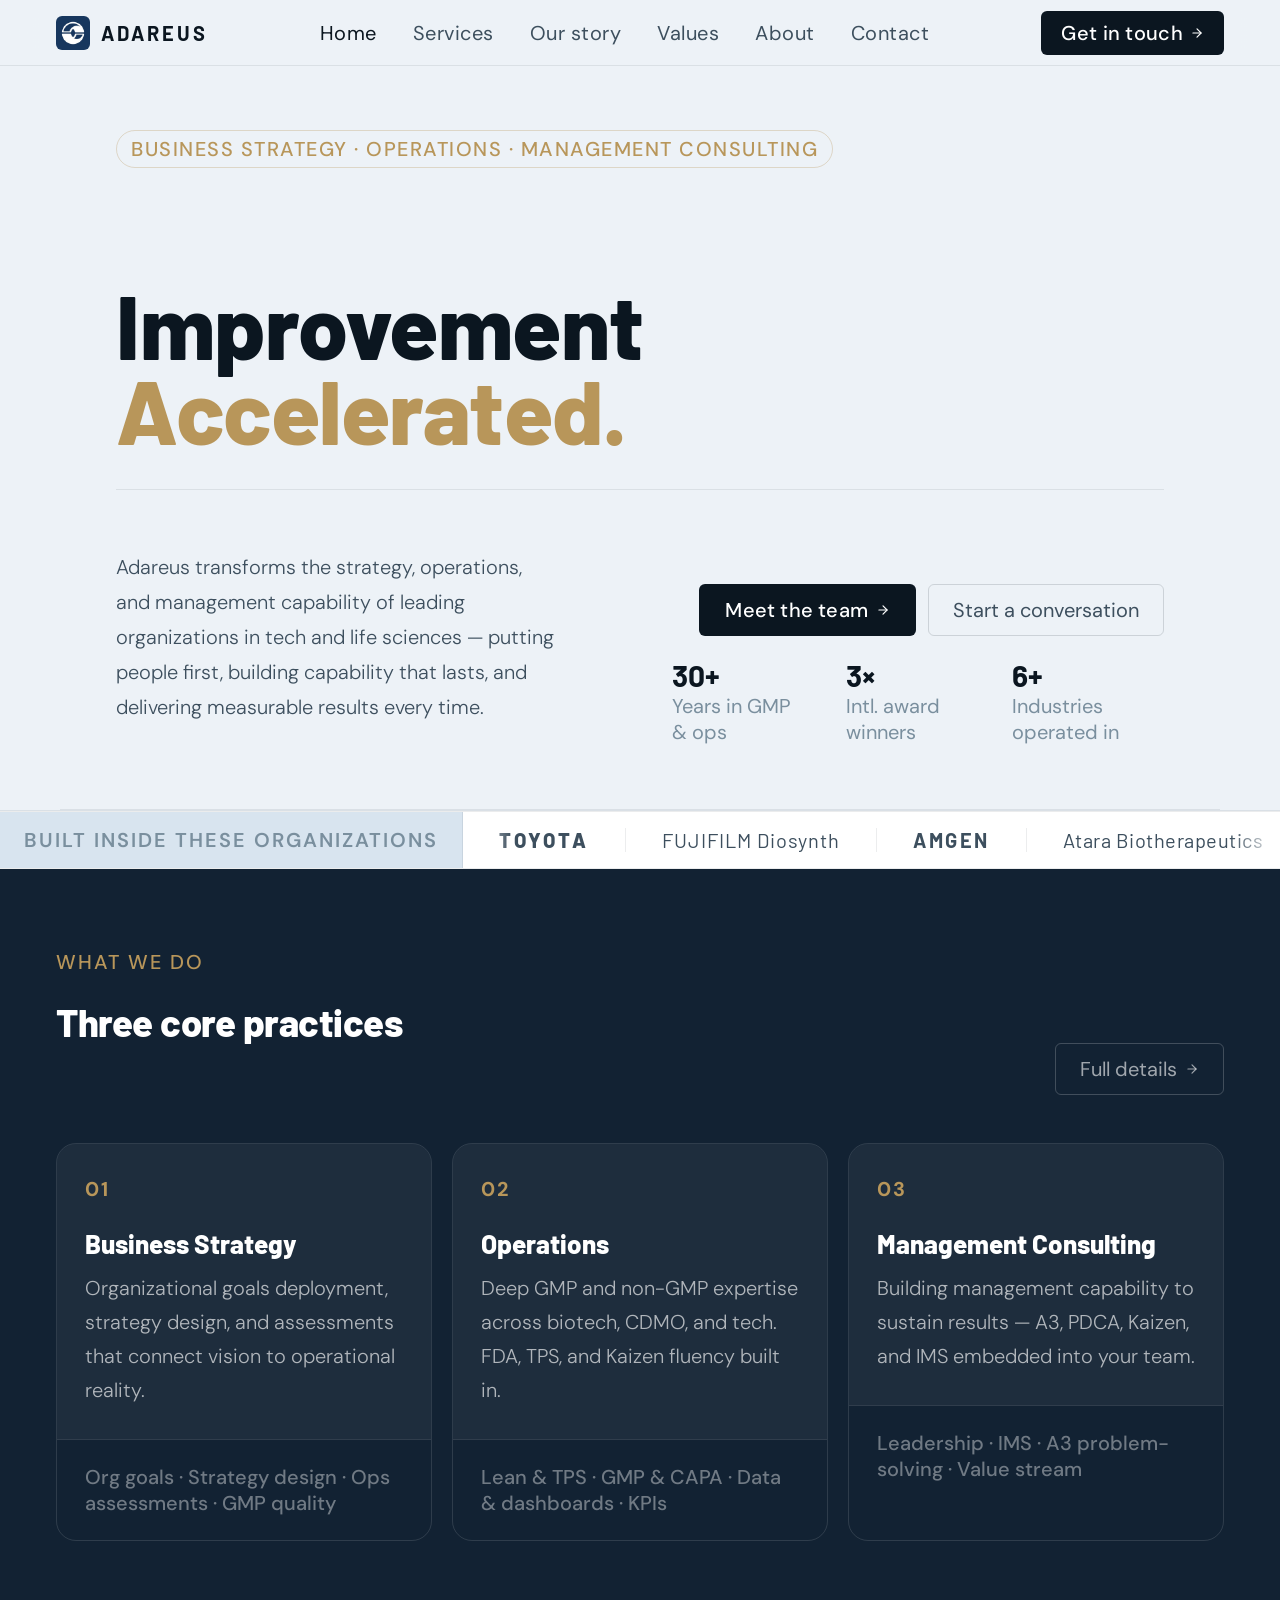
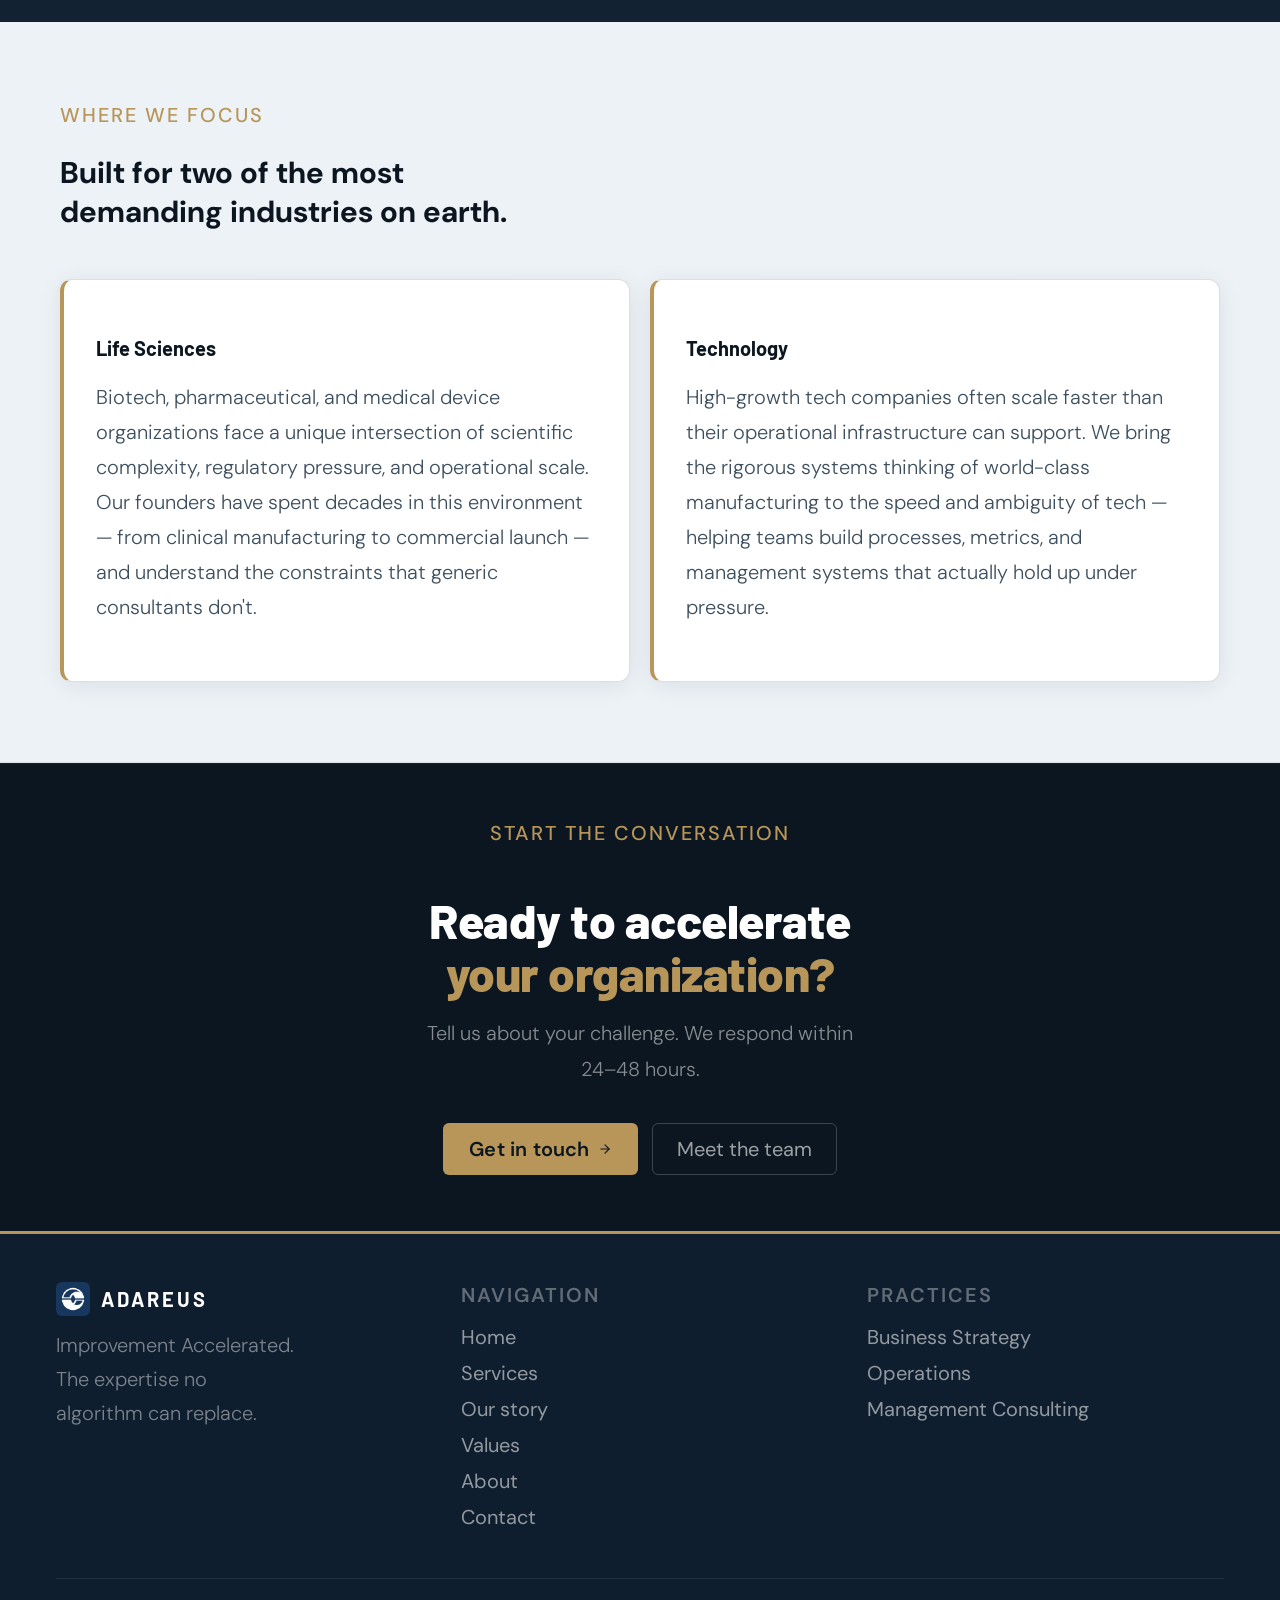
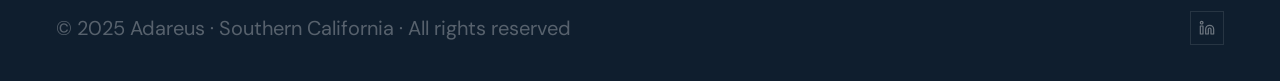
<file: index.html>
<!DOCTYPE html>
<html lang="en">
<head>
  <meta charset="UTF-8" />
  <meta name="viewport" content="width=device-width, initial-scale=1.0" />
  <title>Improvement Accelerated — ADAREUS</title>
  <style>
@import url('https://fonts.googleapis.com/css2?family=Barlow:ital,wght@0,400;0,500;0,600;0,700;0,800;1,400&family=DM+Sans:opsz,wght@9..40,300;9..40,400;9..40,500&display=swap');


*, *::before, *::after { box-sizing: border-box; }
html, body { margin: 0; padding: 0; border: 0; outline: 0; }

/* Font sizes - 12pt base */
html { font-size: 20px; }
body { font-size: 20px; }
p { font-size: 20px; line-height: 1.85; }
.hero-sub { font-size: 20px !important; line-height: 1.75 !important; }
.story-block p { font-size: 20px !important; }
.founder-bio p { font-size: 20px !important; }
.service-desc-col p { font-size: 20px !important; }
.step-body p { font-size: 20px !important; }
.ai-point p { font-size: 20px !important; }
.problem-card p { font-size: 20px !important; }
nav .nav-links a { font-size: 20px; }
.eyebrow { font-size: 20px !important; letter-spacing: 2px !important; }
.footer-links-list a { font-size: 20px; }
.footer-tagline { font-size: 20px; }

:root {
  --ink:         #0b1620;
  --ink-mid:     #122233;
  --ink-light:   #1e3a52;
  --gold:        #b8965a;
  --gold-dim:    rgba(184,150,90,0.12);
  --gold-line:   rgba(184,150,90,0.3);
  --white:       #ffffff;
  --off-white:   #edf2f7;
  --cream:       #d8e4ef;
  --text-body:   #3d4f5e;
  --text-muted:  #7a8f9e;
  --border:      rgba(11,22,32,0.08);
  --border-mid:  rgba(11,22,32,0.14);
  --radius-sm:   6px;
  --radius-md:   12px;
  --radius-lg:   20px;
}

0,500;0,600;0,700;0,800;1,400&family=DM+Sans:opsz,wght@9..40,300;9..40,400;9..40,500&display=swap');

0,500;0,600;0,700;0,800;1,400&family=DM+Sans:opsz,wght@9..40,300;9..40,400;9..40,500&display=swap');

*, *::before, *::after { box-sizing: border-box; margin: 0; padding: 0; }

html { scroll-behavior: smooth; font-size: 20px; }

body {
  font-family: 'DM Sans', -apple-system, BlinkMacSystemFont, 'Segoe UI', Helvetica, Arial, sans-serif;
  background: var(--off-white);
  color: var(--ink);
  -webkit-font-smoothing: antialiased;
  min-height: 100vh;
}

/* ── NAV ── */
nav {
  position: fixed; top: 0; left: 0; right: 0; z-index: 100;
  display: flex; align-items: center; justify-content: space-between;
  padding: 0 56px; height: 66px;
  background: rgba(237,242,247,0.92);
  backdrop-filter: blur(16px);
  border-bottom: 1px solid var(--border);
}
.nav-logo { display: flex; align-items: center; gap: 11px; text-decoration: none; }
.logo-mark {
  width: 34px; height: 34px;
  display: flex; align-items: center; justify-content: center;
  overflow: hidden; border-radius: 6px;
}
.logo-wordmark {
  font-family: 'Barlow', 'Arial Narrow', Arial, sans-serif;
  font-size: 20px; font-weight: 700;
  letter-spacing: 3px; color: var(--ink);
}
.nav-links { display: flex; align-items: center; gap: 36px; }
.nav-links a {
  font-size: 20px; font-weight: 400; letter-spacing: 0.5px;
  color: var(--text-body); text-decoration: none;
  transition: color 0.2s;
}
.nav-links a:hover, .nav-links a.active { color: var(--ink); }
.nav-cta {
  display: inline-flex; align-items: center; gap: 7px;
  padding: 9px 20px; font-size: 20px; font-weight: 500;
  font-family: 'DM Sans', -apple-system, BlinkMacSystemFont, 'Segoe UI', Helvetica, Arial, sans-serif;
  color: var(--white); background: var(--ink);
  border: none; cursor: pointer; border-radius: var(--radius-sm);
  text-decoration: none; transition: opacity 0.2s;
  letter-spacing: 0.3px;
}
.nav-cta:hover { opacity: 0.85; }

/* ── PAGE SHELL ── */
.page { padding-top: 66px; }

/* ── TYPOGRAPHY ── */
.display {
  font-family: 'Barlow', 'Arial Narrow', Arial, sans-serif;
  font-weight: 700; letter-spacing: -0.5px; line-height: 1.05;
}
.heading {
  font-family: 'Barlow', 'Arial Narrow', Arial, sans-serif;
  font-weight: 600; letter-spacing: -0.3px; line-height: 1.15;
}
.eyebrow {
  font-size: 20px; font-weight: 500; letter-spacing: 2.5px;
  text-transform: uppercase; color: var(--gold);
}

/* ── BUTTONS ── */
.btn-dark {
  display: inline-flex; align-items: center; gap: 8px;
  padding: 13px 26px; font-size: 20px; font-weight: 500;
  font-family: 'DM Sans', -apple-system, BlinkMacSystemFont, 'Segoe UI', Helvetica, Arial, sans-serif;
  color: var(--white); background: var(--ink);
  border: none; border-radius: var(--radius-sm); cursor: pointer;
  text-decoration: none; transition: opacity 0.2s, transform 0.15s;
  letter-spacing: 0.2px;
}
.btn-dark:hover { opacity: 0.85; transform: translateY(-1px); }
.btn-outline {
  display: inline-flex; align-items: center; gap: 8px;
  padding: 12px 24px; font-size: 20px; font-weight: 400;
  font-family: 'DM Sans', -apple-system, BlinkMacSystemFont, 'Segoe UI', Helvetica, Arial, sans-serif;
  color: var(--text-body); background: transparent;
  border: 1px solid var(--border-mid); border-radius: var(--radius-sm);
  cursor: pointer; text-decoration: none;
  transition: border-color 0.2s, color 0.2s;
}
.btn-outline:hover { border-color: var(--ink); color: var(--ink); }

/* ── SECTION ── */
.section { padding: 96px 56px; }
.section-inner { max-width: 1160px; margin: 0 auto; }

/* ── LOGO TICKER ── */
/* ── TICKER ── */
.ticker-section {
  border-top: 1px solid var(--border);
  border-bottom: 1px solid var(--border);
  background: var(--white);
  display: flex; align-items: stretch;
}
.ticker-label-block {
  display: flex; align-items: center;
  padding: 0 24px;
  border-right: 1px solid var(--border);
  background: var(--cream);
  font-size: 20px; font-weight: 600; letter-spacing: 2px;
  text-transform: uppercase; color: var(--text-muted);
  white-space: nowrap; flex-shrink: 0; z-index: 1;
}
.ticker-viewport {
  overflow: hidden; flex: 1;
  -webkit-mask-image: linear-gradient(90deg, transparent 0%, black 6%, black 94%, transparent 100%);
  mask-image: linear-gradient(90deg, transparent 0%, black 6%, black 94%, transparent 100%);
}
.ticker-track {
  display: flex; width: max-content;
  animation: ticker-scroll 30s linear infinite;
  padding: 16px 0;
}
.ticker-track:hover { animation-play-state: paused; }
@keyframes ticker-scroll {
  from { transform: translateX(0); }
  to   { transform: translateX(-50%); }
}
.ticker-item {
  display: flex; align-items: center; gap: 10px;
  padding: 0 36px; border-right: 1px solid var(--border);
  font-family: 'Barlow', 'Arial Narrow', Arial, sans-serif;
  color: var(--text-body); white-space: nowrap;
  text-transform: uppercase; transition: color 0.2s;
}
.ticker-item:hover { color: var(--ink); }
.ticker-dot {
  width: 6px; height: 6px; border-radius: 50%;
  background: var(--gold); flex-shrink: 0;
}

/* ── FOOTER ── */
footer {
  border-top: 3px solid var(--gold);
  background: #0f1e2e; color: var(--white);
  padding: 48px 56px 36px;
}
.footer-top {
  display: grid; grid-template-columns: 1fr 1fr 1fr;
  gap: 48px; padding-bottom: 48px;
  border-bottom: 1px solid rgba(255,255,255,0.08);
  margin-bottom: 32px;
}
.footer-brand .logo-wordmark { color: var(--white); }
.footer-tagline {
  font-size: 20px; font-weight: 300; color: rgba(255,255,255,0.45);
  line-height: 1.7; margin-top: 12px; max-width: 240px;
}
.footer-col-label {
  font-size: 20px; font-weight: 600; letter-spacing: 2px;
  text-transform: uppercase; color: rgba(255,255,255,0.35);
  margin-bottom: 16px;
}
.footer-links-list { display: flex; flex-direction: column; gap: 10px; }
.footer-links-list a {
  font-size: 20px; color: rgba(255,255,255,0.55); text-decoration: none;
  transition: color 0.2s;
}
.footer-links-list a:hover { color: var(--white); }
.footer-bottom {
  display: flex; align-items: center; justify-content: space-between;
}
.footer-copy { font-size: 20px; color: rgba(255,255,255,0.3); }
.social-link {
  width: 34px; height: 34px; border: 1px solid rgba(255,255,255,0.1);
  display: flex; align-items: center; justify-content: center;
  color: rgba(255,255,255,0.4); text-decoration: none; font-size: 20px;
  transition: border-color 0.2s, color 0.2s;
}
.social-link:hover { border-color: var(--gold); color: var(--gold); }

/* ── ANIMATIONS ── */
@keyframes fadeUp {
  from { opacity: 0; transform: translateY(18px); }
  to   { opacity: 1; transform: translateY(0); }
}
.fu { animation: fadeUp 0.55s ease both; }
.d1 { animation-delay: 0.05s; }
.d2 { animation-delay: 0.15s; }
.d3 { animation-delay: 0.25s; }
.d4 { animation-delay: 0.38s; }
.d5 { animation-delay: 0.50s; }

/* ── RESPONSIVE ── */
@media (max-width: 860px) {
  nav { padding: 0 20px; }
  .nav-links { display: none; }
  .section { padding: 64px 20px; }
  footer { padding: 48px 20px 32px; }
  .footer-top { grid-template-columns: 1fr; gap: 32px; }
  .footer-bottom { flex-direction: column; gap: 16px; }
}

  

body { font-size: 20px; }
p { font-size: 20px; line-height: 1.85; }
.founder-bio p { font-size: 20px !important; }
.story-block p { font-size: 20px !important; }
nav .nav-links a { font-size: 20px; }

/* === PAGE COMPONENTS === */

    /* HERO */
    .hero {
      padding: 64px 56px 64px;
      border-bottom: 1px solid var(--border);
      max-width: 1160px; margin: 0 auto;
    }
    .hero-kicker {
      display: inline-flex; align-items: center; gap: 8px;
      border: 1px solid var(--gold-line); padding: 5px 14px;
      border-radius: 20px; margin-bottom: 40px;
    }
    .hero-kicker span { font-size: 20px; color: var(--gold); font-weight: 500; letter-spacing: 1.5px; text-transform: uppercase; }
    .hero h1 {
      font-family: 'Barlow', 'Arial Narrow', Arial, sans-serif;
      font-size: clamp(52px, 7vw, 96px);
      font-weight: 800; line-height: 0.95; letter-spacing: -0.5px;
      color: var(--ink); margin-bottom: 36px;
    }
    .hero h1 em { font-style: normal; color: var(--gold); }
    .hero-bottom {
      display: grid; grid-template-columns: 1fr 1fr; gap: 64px;
      align-items: end; padding-top: 40px; border-top: 1px solid var(--border);
    }
    .hero-sub {
      font-size: 20px; font-weight: 300; line-height: 1.8;
      color: var(--text-body); max-width: 440px;
    }
    .hero-right { display: flex; flex-direction: column; gap: 24px; align-items: flex-end; }
    .hero-actions { display: flex; gap: 12px; }
    .hero-stats { display: flex; gap: 40px; }
    .stat-num {
      font-family: 'Barlow', 'Arial Narrow', Arial, sans-serif;
      font-size: 30px; font-weight: 700; color: var(--ink); line-height: 1; margin-bottom: 3px;
    }
    .stat-label { font-size: 20px; color: var(--text-muted); }

    /* AI BANNER */
    .ai-banner {
      background: var(--ink-light); color: var(--white);
      padding: 56px;
      border-bottom: 1px solid rgba(255,255,255,0.06);
    }
    .ai-banner-inner {
      max-width: 1160px; margin: 0 auto;
      display: grid; grid-template-columns: 1fr 1fr; gap: 64px; align-items: center;
    }
    .ai-banner-left {}
    .ai-banner-left .eyebrow { color: var(--gold); margin-bottom: 20px; }
    .ai-banner-left h2 {
      font-family: 'Barlow', 'Arial Narrow', Arial, sans-serif;
      font-size: clamp(26px, 3vw, 40px); font-weight: 700;
      line-height: 1.1; letter-spacing: -0.5px; color: var(--white);
    }
    .ai-banner-left h2 em { font-style: normal; color: var(--gold); }
    .ai-dividers { display: flex; flex-direction: column; gap: 0; }
    .ai-point {
      display: flex; gap: 18px; align-items: flex-start;
      padding: 22px 0; border-bottom: 1px solid rgba(255,255,255,0.07);
    }
    .ai-point:first-child { border-top: 1px solid rgba(255,255,255,0.07); }
    .ai-point-icon {
      width: 38px; height: 38px;
      display: flex; align-items: center; justify-content: center;
      color: var(--gold); flex-shrink: 0;
    }
    .ai-point h4 { font-size: 20px; font-weight: 600; margin-bottom: 5px; }
    .ai-point p { font-size: 20px; font-weight: 300; color: rgba(255,255,255,0.5); line-height: 1.65; }

    /* PROBLEM */
    .problem-section {
      padding: 104px 56px;
      border-bottom: 1px solid var(--border);
    }
    .problem-inner { max-width: 1160px; margin: 0 auto; }
    .problem-header { max-width: 680px; margin-bottom: 64px; }
    .problem-header .display { font-size: clamp(28px, 3.5vw, 44px); margin-top: 16px; margin-bottom: 20px; }
    .problem-header p { font-size: 20px; font-weight: 300; color: var(--text-body); line-height: 1.8; }
    .problem-grid {
      display: grid; grid-template-columns: repeat(3, 1fr); gap: 1px;
      background: var(--border); border: 1px solid var(--border);
    }
    .problem-card {
      background: var(--off-white); padding: 36px 30px;
      transition: background 0.25s;
    }
    .problem-card:hover { background: var(--cream); }
    .problem-icon {
      width: 42px; height: 42px; background: var(--ink);
      display: flex; align-items: center; justify-content: center;
      color: var(--gold); margin-bottom: 20px;
      border-radius: var(--radius-sm);
    }
    .problem-card h3 { font-size: 20px; font-weight: 600; margin-bottom: 10px; color: var(--ink); }
    .problem-card p { font-size: 20px; font-weight: 300; color: var(--text-body); line-height: 1.7; }

    /* SERVICES */
    .services-section {
      padding: 104px 56px;
      background: var(--ink-mid); color: var(--white);
      border-bottom: 1px solid rgba(255,255,255,0.06);
    }
    .services-inner { max-width: 1160px; margin: 0 auto; }
    .services-header {
      display: flex; justify-content: space-between; align-items: flex-end;
      margin-bottom: 64px;
    }
    .services-header .eyebrow { color: var(--gold); }
    .services-header .display { font-size: clamp(28px, 3.5vw, 44px); margin-top: 16px; color: var(--white); }
    .services-grid { display: flex; flex-direction: column; }
    .service-row {
      display: grid; grid-template-columns: 80px 1fr 2fr auto;
      align-items: start; gap: 40px; padding: 44px 0;
      border-top: 1px solid rgba(255,255,255,0.07);
      cursor: default; transition: background 0.2s;
    }
    .service-row:last-child { border-bottom: 1px solid rgba(255,255,255,0.07); }
    .service-row:hover { background: rgba(255,255,255,0.02); margin: 0 -56px; padding-left: 56px; padding-right: 56px; }
    .service-index {
      font-family: 'Barlow', 'Arial Narrow', Arial, sans-serif;
      font-size: 20px; font-weight: 600; color: var(--gold);
      letter-spacing: 1px; padding-top: 4px;
    }
    .service-name-col h3 {
      font-family: 'Barlow', 'Arial Narrow', Arial, sans-serif;
      font-size: 20px; font-weight: 700; color: var(--white); margin-bottom: 8px;
    }
    .service-name-col .service-tag {
      display: inline-block; font-size: 20px; padding: 3px 10px;
      border: 1px solid rgba(255,255,255,0.25); color: rgba(255,255,255,0.6);
      border-radius: 20px; letter-spacing: 1px; text-transform: uppercase;
    }
    .service-desc-col p { font-size: 20px; font-weight: 300; color: rgba(255,255,255,0.75); line-height: 1.75; }
    .service-items-col { display: flex; flex-direction: column; gap: 7px; min-width: 220px; }
    .svc-item { display: flex; align-items: center; gap: 8px; font-size: 20px; color: rgba(255,255,255,0.7); }
    .svc-item i { font-size: 20px; color: var(--gold); }

    /* INDUSTRIES */
    .industries-section {
      padding: 80px 56px;
      border-bottom: 1px solid var(--border);
      background: var(--off-white);
    }
    .industries-inner { max-width: 1160px; margin: 0 auto; }
    .industries-grid { display: grid; grid-template-columns: 1fr 1fr; gap: 20px; margin-top: 48px; align-items: start; }
    .industry-card {
      background: var(--white); border: 1px solid var(--border-mid);
      border-left: 4px solid var(--gold);
      border-radius: var(--radius-md); padding: 36px 32px;
      box-shadow: 0 4px 24px rgba(11,22,32,0.08);
      transition: box-shadow 0.25s;
    }
    .industry-card:hover { box-shadow: 0 8px 36px rgba(11,22,32,0.13); }
    
    .industry-card:hover { border-color: var(--gold-line); transform: translateY(-3px); }
    .industry-card-icon {
      width: 44px; height: 44px; background: var(--ink);
      display: flex; align-items: center; justify-content: center;
      color: var(--gold); margin-bottom: 20px;
      border-radius: var(--radius-sm);
    }
    .industry-card h3 {
      font-family: 'Barlow', 'Arial Narrow', Arial, sans-serif;
      font-size: 20px; font-weight: 700; margin-bottom: 12px;
    }
    .industry-card p { font-size: 20px; font-weight: 300; color: var(--text-body); line-height: 1.75; margin-bottom: 20px; }
    .industry-tags { display: flex; flex-wrap: wrap; gap: 7px; }
    .itag {
      font-size: 20px; padding: 4px 12px;
      border: 1px solid var(--border-mid); border-radius: 20px; color: var(--text-body);
    }

    /* APPROACH */
    .approach-section {
      padding: 104px 56px;
      border-bottom: 1px solid var(--border);
      background: var(--white);
    }
    .approach-inner { max-width: 1160px; margin: 0 auto; }
    .approach-grid { display: grid; grid-template-columns: 1fr 1fr; gap: 80px; }
    .approach-left .display { font-size: clamp(28px, 3.5vw, 44px); margin-top: 16px; margin-bottom: 24px; }
    .approach-left p { font-size: 20px; font-weight: 300; color: var(--text-body); line-height: 1.8; margin-bottom: 36px; }
    .approach-steps { display: flex; flex-direction: column; }
    .approach-step {
      display: grid; grid-template-columns: 40px 1fr;
      gap: 20px; padding: 28px 0; border-bottom: 1px solid var(--border);
    }
    .approach-step:first-child { border-top: 1px solid var(--border); }
    .step-num {
      font-family: 'Barlow', 'Arial Narrow', Arial, sans-serif;
      font-size: 20px; font-weight: 700; color: var(--gold); padding-top: 2px;
    }
    .step-body h4 { font-size: 20px; font-weight: 600; margin-bottom: 6px; }
    .step-body p { font-size: 20px; font-weight: 300; color: var(--text-body); line-height: 1.65; }

    @media (max-width: 860px) {
      .hero { padding: 64px 20px 56px; }
      .hero h1 { font-size: 52px; letter-spacing: -0.5px; }
      .hero-bottom { grid-template-columns: 1fr; gap: 32px; }
      .hero-right { align-items: flex-start; }
      .ai-banner { padding: 56px 20px; }
      .ai-banner-inner { grid-template-columns: 1fr; gap: 40px; }
      .problem-section, .services-section, .approach-section, .industries-section { padding: 64px 20px; }
      .problem-grid { grid-template-columns: 1fr; }
      .service-row { grid-template-columns: 1fr; gap: 16px; }
      .service-row:hover { margin: 0; padding: 44px 0; }
      .approach-grid, .industries-grid { grid-template-columns: 1fr; }
    }
  
  

/* === ALL COMPONENTS === */

    .page-hero {
      padding: 96px 56px 80px;
      border-bottom: 1px solid var(--border);
      max-width: 1160px; margin: 0 auto;
    }
    .page-hero h1 {
      font-family: 'Barlow', 'Arial Narrow', Arial, sans-serif;
      font-size: clamp(44px, 6vw, 80px);
      font-weight: 800; line-height: 0.95; letter-spacing: -0.5px;
      color: var(--ink); margin: 20px 0 0;
    }
    .page-hero h1 em { font-style: normal; color: var(--gold); }
    .hero-split {
      display: grid; grid-template-columns: 1fr 1fr; gap: 64px;
      padding-top: 40px; border-top: 1px solid var(--border); margin-top: 40px;
    }
    .hero-split p { font-size: 20px; font-weight: 300; color: var(--text-body); line-height: 1.85; }
    .hero-meta { display: flex; gap: 40px; align-items: flex-end; flex-wrap: wrap; }
    .meta-item .stat-num {
      font-family: 'Barlow', 'Arial Narrow', Arial, sans-serif;
      font-size: 32px; font-weight: 700; color: var(--ink); line-height: 1; margin-bottom: 4px;
    }
    .meta-item .stat-label { font-size: 20px; color: var(--text-muted); }

    /* POSITIONING STATEMENT */
    .positioning {
      background: var(--ink-mid); color: var(--white);
      padding: 80px 56px;
      border-bottom: 1px solid rgba(255,255,255,0.06);
    }
    .positioning-inner {
      max-width: 1160px; margin: 0 auto;
      display: grid; grid-template-columns: 1fr 1fr; gap: 80px; align-items: start;
    }
    .positioning-left h2 {
      font-family: 'Barlow', 'Arial Narrow', Arial, sans-serif;
      font-size: clamp(26px, 3vw, 38px); font-weight: 700;
      line-height: 1.15; letter-spacing: -0.5px; margin-top: 18px;
    }
    .positioning-left h2 em { font-style: normal; color: var(--gold); }
    .positioning-right { display: flex; flex-direction: column; gap: 24px; padding-top: 6px; }
    .pos-point { display: flex; gap: 14px; align-items: flex-start; }
    .pos-num {
      font-family: 'Barlow', 'Arial Narrow', Arial, sans-serif;
      font-size: 20px; font-weight: 700; color: var(--gold);
      letter-spacing: 1px; padding-top: 3px; flex-shrink: 0; min-width: 24px;
    }
    .pos-point p { font-size: 20px; font-weight: 300; color: rgba(255,255,255,0.78); line-height: 1.7; }
    .pos-point strong { color: var(--white); font-weight: 500; }

    /* STORY */
    .story-section { padding: 104px 56px; border-bottom: 1px solid var(--border); }
    .story-inner { max-width: 1160px; margin: 0 auto; }
    .story-grid { display: grid; grid-template-columns: 320px 1fr; gap: 80px; }
    .story-sidebar { position: sticky; top: 90px; align-self: start; }
    .story-sidebar .display { font-size: 26px; margin-top: 14px; margin-bottom: 16px; }
    .story-sidebar p { font-size: 20px; font-weight: 300; color: var(--text-body); line-height: 1.8; }
    .story-blocks { display: flex; flex-direction: column; }
    .story-block { padding: 36px 0; border-bottom: 1px solid var(--border); }
    .story-block:first-child { padding-top: 0; }
    .story-block h3 { font-size: 20px; font-weight: 600; margin-bottom: 12px; }
    .story-block p { font-size: 20px; font-weight: 300; color: var(--text-body); line-height: 1.85; }
    .story-block p + p { margin-top: 12px; }

    /* VALUES */
    .values-section { padding: 104px 56px; background: var(--off-white); border-bottom: 1px solid var(--border); }
    .values-inner { max-width: 1160px; margin: 0 auto; }
    .values-header { margin-bottom: 56px; }
    .values-header .display { font-size: clamp(26px, 3vw, 38px); margin-top: 14px; }
    .values-grid { display: grid; grid-template-columns: repeat(4, 1fr); gap: 20px; }
    .value-card {
      background: var(--white); padding: 32px 26px;
      border: 1px solid var(--border); border-radius: var(--radius-md);
    }
    .value-icon {
      width: 42px; height: 42px; background: var(--ink);
      display: flex; align-items: center; justify-content: center;
      color: var(--gold); margin-bottom: 18px;
      border-radius: var(--radius-sm);
    }
    .value-card h4 { font-size: 20px; font-weight: 600; margin-bottom: 9px; }
    .value-card p { font-size: 20px; font-weight: 300; color: var(--text-body); line-height: 1.7; }

    /* TEAM */
    .team-section { padding: 104px 56px; border-bottom: 1px solid var(--border); }
    .team-inner { max-width: 1160px; margin: 0 auto; }
    .team-header { margin-bottom: 72px; }
    .team-header .display { font-size: clamp(26px, 3vw, 38px); margin-top: 14px; }
    .founder {
      display: grid; grid-template-columns: 280px 1fr; gap: 64px;
      padding: 72px 0; border-top: 1px solid var(--border);
    }
    .founder:last-child { border-bottom: 1px solid var(--border); }
    .founder-photo {
      width: 100%; aspect-ratio: 1/1;
      object-fit: cover; object-position: center top;
      border-radius: var(--radius-md);
      margin-bottom: 22px;
      display: block;
      filter: grayscale(8%);
    }
    .founder-name { font-size: 20px; font-weight: 700; margin-bottom: 3px; }
    .founder-role { font-size: 20px; font-weight: 500; letter-spacing: 2px; text-transform: uppercase; color: var(--gold); margin-bottom: 20px; }
    .founder-tags { display: flex; flex-wrap: wrap; gap: 7px; }
    .ftag { font-size: 20px; padding: 4px 11px; border: 1px solid var(--border-mid); border-radius: 20px; color: var(--text-body); }
    .founder-bio { font-size: 20px; font-weight: 300; color: var(--text-body); line-height: 1.9; margin-bottom: 28px; }
    .founder-bio p + p { margin-top: 13px; }
    .founder-highlights { display: flex; flex-direction: column; border: 1px solid var(--border); border-radius: var(--radius-md); overflow: hidden; }
    .highlight { display: flex; align-items: flex-start; gap: 12px; padding: 14px 18px; border-bottom: 1px solid var(--border); }
    .highlight:last-child { border-bottom: none; }
    .highlight i { color: var(--gold); font-size: 20px; padding-top: 2px; flex-shrink: 0; }
    .highlight span { font-size: 20px; color: var(--text-body); line-height: 1.5; }

    /* CTA */
    .about-cta { padding: 104px 56px; background: var(--ink); text-align: center; }
    .about-cta .eyebrow { color: var(--gold); justify-content: center; }
    .about-cta .display { font-size: clamp(32px, 4vw, 56px); color: var(--white); margin: 18px auto 20px; max-width: 640px; }
    .about-cta p { font-size: 20px; font-weight: 300; color: rgba(255,255,255,0.5); margin: 0 auto 40px; max-width: 460px; line-height: 1.8; }

    @media (max-width: 860px) {
      .page-hero { padding: 64px 20px 56px; }
      .hero-split, .story-grid, .founder, .positioning-inner { grid-template-columns: 1fr; gap: 36px; }
      .story-sidebar { position: static; }
      .values-grid { grid-template-columns: 1fr 1fr; }
      .story-section, .values-section, .team-section, .about-cta, .positioning { padding: 64px 20px; }
    }
  

    /* HERO */
    .hero {
      padding: 64px 56px 64px;
      border-bottom: 1px solid var(--border);
      max-width: 1160px; margin: 0 auto;
    }
    .hero-kicker {
      display: inline-flex; align-items: center; gap: 8px;
      border: 1px solid var(--gold-line); padding: 5px 14px;
      border-radius: 20px; margin-bottom: 40px;
    }
    .hero-kicker span { font-size: 20px; color: var(--gold); font-weight: 500; letter-spacing: 1.5px; text-transform: uppercase; }
    .hero h1 {
      font-family: 'Barlow', 'Arial Narrow', Arial, sans-serif;
      font-size: clamp(52px, 7vw, 96px);
      font-weight: 800; line-height: 0.95; letter-spacing: -0.5px;
      color: var(--ink); margin-bottom: 36px;
    }
    .hero h1 em { font-style: normal; color: var(--gold); }
    .hero-bottom {
      display: grid; grid-template-columns: 1fr 1fr; gap: 64px;
      align-items: end; padding-top: 40px; border-top: 1px solid var(--border);
    }
    .hero-sub {
      font-size: 20px; font-weight: 300; line-height: 1.8;
      color: var(--text-body); max-width: 440px;
    }
    .hero-right { display: flex; flex-direction: column; gap: 24px; align-items: flex-end; }
    .hero-actions { display: flex; gap: 12px; }
    .hero-stats { display: flex; gap: 40px; }
    .stat-num {
      font-family: 'Barlow', 'Arial Narrow', Arial, sans-serif;
      font-size: 30px; font-weight: 700; color: var(--ink); line-height: 1; margin-bottom: 3px;
    }
    .stat-label { font-size: 20px; color: var(--text-muted); }

    /* AI BANNER */
    .ai-banner {
      background: var(--ink-light); color: var(--white);
      padding: 56px;
      border-bottom: 1px solid rgba(255,255,255,0.06);
    }
    .ai-banner-inner {
      max-width: 1160px; margin: 0 auto;
      display: grid; grid-template-columns: 1fr 1fr; gap: 64px; align-items: center;
    }
    .ai-banner-left {}
    .ai-banner-left .eyebrow { color: var(--gold); margin-bottom: 20px; }
    .ai-banner-left h2 {
      font-family: 'Barlow', 'Arial Narrow', Arial, sans-serif;
      font-size: clamp(26px, 3vw, 40px); font-weight: 700;
      line-height: 1.1; letter-spacing: -0.5px; color: var(--white);
    }
    .ai-banner-left h2 em { font-style: normal; color: var(--gold); }
    .ai-dividers { display: flex; flex-direction: column; gap: 0; }
    .ai-point {
      display: flex; gap: 18px; align-items: flex-start;
      padding: 22px 0; border-bottom: 1px solid rgba(255,255,255,0.07);
    }
    .ai-point:first-child { border-top: 1px solid rgba(255,255,255,0.07); }
    .ai-point-icon {
      width: 38px; height: 38px;
      display: flex; align-items: center; justify-content: center;
      color: var(--gold); flex-shrink: 0;
    }
    .ai-point h4 { font-size: 20px; font-weight: 600; margin-bottom: 5px; }
    .ai-point p { font-size: 20px; font-weight: 300; color: rgba(255,255,255,0.5); line-height: 1.65; }

    /* PROBLEM */
    .problem-section {
      padding: 104px 56px;
      border-bottom: 1px solid var(--border);
    }
    .problem-inner { max-width: 1160px; margin: 0 auto; }
    .problem-header { max-width: 680px; margin-bottom: 64px; }
    .problem-header .display { font-size: clamp(28px, 3.5vw, 44px); margin-top: 16px; margin-bottom: 20px; }
    .problem-header p { font-size: 20px; font-weight: 300; color: var(--text-body); line-height: 1.8; }
    .problem-grid {
      display: grid; grid-template-columns: repeat(3, 1fr); gap: 1px;
      background: var(--border); border: 1px solid var(--border);
    }
    .problem-card {
      background: var(--off-white); padding: 36px 30px;
      transition: background 0.25s;
    }
    .problem-card:hover { background: var(--cream); }
    .problem-icon {
      width: 42px; height: 42px; background: var(--ink);
      display: flex; align-items: center; justify-content: center;
      color: var(--gold); margin-bottom: 20px;
      border-radius: var(--radius-sm);
    }
    .problem-card h3 { font-size: 20px; font-weight: 600; margin-bottom: 10px; color: var(--ink); }
    .problem-card p { font-size: 20px; font-weight: 300; color: var(--text-body); line-height: 1.7; }

    /* SERVICES */
    .services-section {
      padding: 104px 56px;
      background: var(--ink-mid); color: var(--white);
      border-bottom: 1px solid rgba(255,255,255,0.06);
    }
    .services-inner { max-width: 1160px; margin: 0 auto; }
    .services-header {
      display: flex; justify-content: space-between; align-items: flex-end;
      margin-bottom: 64px;
    }
    .services-header .eyebrow { color: var(--gold); }
    .services-header .display { font-size: clamp(28px, 3.5vw, 44px); margin-top: 16px; color: var(--white); }
    .services-grid { display: flex; flex-direction: column; }
    .service-row {
      display: grid; grid-template-columns: 80px 1fr 2fr auto;
      align-items: start; gap: 40px; padding: 44px 0;
      border-top: 1px solid rgba(255,255,255,0.07);
      cursor: default; transition: background 0.2s;
    }
    .service-row:last-child { border-bottom: 1px solid rgba(255,255,255,0.07); }
    .service-row:hover { background: rgba(255,255,255,0.02); margin: 0 -56px; padding-left: 56px; padding-right: 56px; }
    .service-index {
      font-family: 'Barlow', 'Arial Narrow', Arial, sans-serif;
      font-size: 20px; font-weight: 600; color: var(--gold);
      letter-spacing: 1px; padding-top: 4px;
    }
    .service-name-col h3 {
      font-family: 'Barlow', 'Arial Narrow', Arial, sans-serif;
      font-size: 20px; font-weight: 700; color: var(--white); margin-bottom: 8px;
    }
    .service-name-col .service-tag {
      display: inline-block; font-size: 20px; padding: 3px 10px;
      border: 1px solid rgba(255,255,255,0.25); color: rgba(255,255,255,0.6);
      border-radius: 20px; letter-spacing: 1px; text-transform: uppercase;
    }
    .service-desc-col p { font-size: 20px; font-weight: 300; color: rgba(255,255,255,0.75); line-height: 1.75; }
    .service-items-col { display: flex; flex-direction: column; gap: 7px; min-width: 220px; }
    .svc-item { display: flex; align-items: center; gap: 8px; font-size: 20px; color: rgba(255,255,255,0.7); }
    .svc-item i { font-size: 20px; color: var(--gold); }

    /* INDUSTRIES */
    .industries-section {
      padding: 80px 56px;
      border-bottom: 1px solid var(--border);
      background: var(--ink-mid);
    }
    .industries-inner { max-width: 1160px; margin: 0 auto; }
    .industries-grid { display: grid; grid-template-columns: 1fr 1fr; gap: 20px; margin-top: 48px; align-items: start; }
    .industry-card {
      background: var(--white); border: 1px solid var(--border-mid);
      border-left: 4px solid var(--gold);
      border-radius: var(--radius-md); padding: 36px 32px;
      box-shadow: 0 4px 24px rgba(11,22,32,0.08);
      transition: box-shadow 0.25s;
    }
    .industry-card:hover { box-shadow: 0 8px 36px rgba(11,22,32,0.13); }
    .industry-card:hover { border-color: var(--gold-line); transform: translateY(-3px); }
    .industry-card-icon {
      width: 44px; height: 44px; background: var(--ink);
      display: flex; align-items: center; justify-content: center;
      color: var(--gold); margin-bottom: 20px;
      border-radius: var(--radius-sm);
    }
    .industry-card h3 {
      font-family: 'Barlow', 'Arial Narrow', Arial, sans-serif;
      font-size: 20px; font-weight: 700; margin-bottom: 12px;
    }
    .industry-card p { font-size: 20px; font-weight: 300; color: var(--text-body); line-height: 1.75; margin-bottom: 20px; }
    .industry-tags { display: flex; flex-wrap: wrap; gap: 7px; }
    .itag {
      font-size: 20px; padding: 4px 12px;
      border: 1px solid var(--border-mid); border-radius: 20px; color: var(--text-body);
    }

    /* APPROACH */
    .approach-section {
      padding: 104px 56px;
      border-bottom: 1px solid var(--border);
      background: var(--white);
    }
    .approach-inner { max-width: 1160px; margin: 0 auto; }
    .approach-grid { display: grid; grid-template-columns: 1fr 1fr; gap: 80px; }
    .approach-left .display { font-size: clamp(28px, 3.5vw, 44px); margin-top: 16px; margin-bottom: 24px; }
    .approach-left p { font-size: 20px; font-weight: 300; color: var(--text-body); line-height: 1.8; margin-bottom: 36px; }
    .approach-steps { display: flex; flex-direction: column; }
    .approach-step {
      display: grid; grid-template-columns: 40px 1fr;
      gap: 20px; padding: 28px 0; border-bottom: 1px solid var(--border);
    }
    .approach-step:first-child { border-top: 1px solid var(--border); }
    .step-num {
      font-family: 'Barlow', 'Arial Narrow', Arial, sans-serif;
      font-size: 20px; font-weight: 700; color: var(--gold); padding-top: 2px;
    }
    .step-body h4 { font-size: 20px; font-weight: 600; margin-bottom: 6px; }
    .step-body p { font-size: 20px; font-weight: 300; color: var(--text-body); line-height: 1.65; }

    @media (max-width: 860px) {
      .hero { padding: 64px 20px 56px; }
      .hero h1 { font-size: 52px; letter-spacing: -0.5px; }
      .hero-bottom { grid-template-columns: 1fr; gap: 32px; }
      .hero-right { align-items: flex-start; }
      .ai-banner { padding: 56px 20px; }
      .ai-banner-inner { grid-template-columns: 1fr; gap: 40px; }
      .problem-section, .services-section, .approach-section, .industries-section { padding: 64px 20px; }
      .problem-grid { grid-template-columns: 1fr; }
      .service-row { grid-template-columns: 1fr; gap: 16px; }
      .service-row:hover { margin: 0; padding: 44px 0; }
      .approach-grid, .industries-grid { grid-template-columns: 1fr; }
    }
  </style>
</head>
<body>

<nav>
  <a class="nav-logo" href="index.html">
    <div class="logo-mark"><img src="logo.jpg" alt="Adareus logo" style="width:34px;height:34px;display:block;" /></div>
    <span class="logo-wordmark">ADAREUS</span>
  </a>
  <div class="nav-links">
    <a href="index.html" class="active">Home</a>
    <a href="services.html">Services</a>
    <a href="story.html">Our story</a>
    <a href="values.html">Values</a>
    <a href="about.html">About</a>
    <a href="contact.html">Contact</a>
  </div>
  <a class="nav-cta" href="contact.html">Get in touch <svg width="14" height="14" viewBox="0 0 24 24" fill="none" stroke="currentColor" stroke-width="2" stroke-linecap="round" stroke-linejoin="round"><line x1="5" y1="12" x2="19" y2="12"/><polyline points="12 5 19 12 12 19"/></svg></a>
</nav>

<div class="page">

  <!-- HERO -->
  <section style="border-bottom: 1px solid var(--border);">
    <div class="hero">
      <div class="hero-kicker fu d1">
        <span>Business strategy · Operations · Management consulting</span>
      </div>
      <h1 class="fu d2">
        Improvement<br>
        <em>Accelerated.</em>
      </h1>
      <div class="hero-bottom fu d3">
        <p class="hero-sub">Adareus transforms the strategy, operations, and management capability of leading organizations in tech and life sciences — putting people first, building capability that lasts, and delivering measurable results every time.</p>
        <div class="hero-right">
          <div class="hero-actions">
            <a class="btn-dark" href="about.html">Meet the team <svg width="14" height="14" viewBox="0 0 24 24" fill="none" stroke="currentColor" stroke-width="2" stroke-linecap="round" stroke-linejoin="round"><line x1="5" y1="12" x2="19" y2="12"/><polyline points="12 5 19 12 12 19"/></svg></a>
            <a class="btn-outline" href="contact.html">Start a conversation</a>
          </div>
          <div class="hero-stats">
            <div>
              <div class="stat-num">30+</div>
              <div class="stat-label">Years in GMP & ops</div>
            </div>
            <div>
              <div class="stat-num">3×</div>
              <div class="stat-label">Intl. award winners</div>
            </div>
            <div>
              <div class="stat-num">6+</div>
              <div class="stat-label">Industries operated in</div>
            </div>
          </div>
        </div>
      </div>
    </div>
  </section>




  <!-- TICKER -->
  <div class="ticker-section">
    <div class="ticker-label-block">Built inside these organizations</div>
    <div class="ticker-viewport">
      <div class="ticker-track">
        <span class="ticker-item" style="font-weight:800; letter-spacing:3px; font-size: 20px;">TOYOTA</span>
        <span class="ticker-item" style="font-weight:400; letter-spacing:1px; font-size: 20px; text-transform:none;">FUJIFILM Diosynth</span>
        <span class="ticker-item" style="font-weight:700; letter-spacing:2.5px; font-size: 20px;">AMGEN</span>
        <span class="ticker-item" style="font-weight:400; letter-spacing:0.5px; font-size: 20px; text-transform:none;">Atara Biotherapeutics</span>
        <span class="ticker-item" style="font-weight:700; letter-spacing:2px; font-size: 20px;">ALEXION</span>
        <span class="ticker-item" style="font-weight:400; letter-spacing:1px; font-size: 20px; text-transform:none;">Allergan</span>
        <span class="ticker-item" style="font-weight:600; letter-spacing:1.5px; font-size: 20px; text-transform:none;">Blue Nile</span>
        <span class="ticker-item" style="font-weight:800; letter-spacing:3px; font-size: 20px;">HONEYWELL</span>
        <span class="ticker-item" style="font-weight:800; letter-spacing:3px; font-size: 20px;">TOYOTA</span>
        <span class="ticker-item" style="font-weight:400; letter-spacing:1px; font-size: 20px; text-transform:none;">FUJIFILM Diosynth</span>
        <span class="ticker-item" style="font-weight:700; letter-spacing:2.5px; font-size: 20px;">AMGEN</span>
        <span class="ticker-item" style="font-weight:400; letter-spacing:0.5px; font-size: 20px; text-transform:none;">Atara Biotherapeutics</span>
        <span class="ticker-item" style="font-weight:700; letter-spacing:2px; font-size: 20px;">ALEXION</span>
        <span class="ticker-item" style="font-weight:400; letter-spacing:1px; font-size: 20px; text-transform:none;">Allergan</span>
        <span class="ticker-item" style="font-weight:600; letter-spacing:1.5px; font-size: 20px; text-transform:none;">Blue Nile</span>
        <span class="ticker-item" style="font-weight:800; letter-spacing:3px; font-size: 20px;">HONEYWELL</span>
      </div>
    </div>
  </div>


  <!-- SERVICES OVERVIEW -->
  <section style="padding:80px 56px; border-bottom:1px solid var(--border); background:var(--ink-mid); color:var(--white);">
    <div style="max-width:100%; margin:0 auto;">
      <div style="display:flex; justify-content:space-between; align-items:flex-end; margin-bottom:48px; flex-wrap:wrap; gap:20px;">
        <div>
          <div class="eyebrow" style="color:var(--gold);">What we do</div>
          <p style="font-family:'Barlow','Arial Narrow',Arial,sans-serif; font-size:clamp(26px,3vw,38px); font-weight:800; color:var(--white); margin-top:12px; letter-spacing:-0.5px;">Three core practices</p>
        </div>
        <a class="btn-outline" href="services.html" style="border-color:rgba(255,255,255,0.2); color:rgba(255,255,255,0.6); white-space:nowrap; flex-shrink:0;">Full details <svg width="14" height="14" viewBox="0 0 24 24" fill="none" stroke="currentColor" stroke-width="2" stroke-linecap="round" stroke-linejoin="round"><line x1="5" y1="12" x2="19" y2="12"/><polyline points="12 5 19 12 12 19"/></svg></a>
      </div>
      <div style="display:grid; grid-template-columns:repeat(3,1fr); gap:20px; align-items:stretch;">

        <div style="border:1px solid rgba(255,255,255,0.12); border-radius:var(--radius-lg); overflow:hidden; display:flex; flex-direction:column;">
          <div style="padding:32px 28px; border-bottom:1px solid rgba(255,255,255,0.08); background:rgba(255,255,255,0.05);">
            <div style="font-size:20px; font-weight:700; letter-spacing:2px; color:var(--gold); margin-bottom:12px;">01</div>
            <h3 style="font-family:'Barlow','Arial Narrow',Arial,sans-serif; font-size:26px; font-weight:800; color:var(--white); margin-bottom:12px;">Business Strategy</h3>
            <p style="font-size:20px; font-weight:300; color:rgba(255,255,255,0.65); line-height:1.7; margin:0;">Organizational goals deployment, strategy design, and assessments that connect vision to operational reality.</p>
          </div>
          <div style="padding:24px 28px; flex:1;">
            <div style="font-size:20px; font-weight:500; color:rgba(255,255,255,0.4);">Org goals · Strategy design · Ops assessments · GMP quality</div>
          </div>
        </div>

        <div style="border:1px solid rgba(255,255,255,0.12); border-radius:var(--radius-lg); overflow:hidden; display:flex; flex-direction:column;">
          <div style="padding:32px 28px; border-bottom:1px solid rgba(255,255,255,0.08); background:rgba(255,255,255,0.05);">
            <div style="font-size:20px; font-weight:700; letter-spacing:2px; color:var(--gold); margin-bottom:12px;">02</div>
            <h3 style="font-family:'Barlow','Arial Narrow',Arial,sans-serif; font-size:26px; font-weight:800; color:var(--white); margin-bottom:12px;">Operations</h3>
            <p style="font-size:20px; font-weight:300; color:rgba(255,255,255,0.65); line-height:1.7; margin:0;">Deep GMP and non-GMP expertise across biotech, CDMO, and tech. FDA, TPS, and Kaizen fluency built in.</p>
          </div>
          <div style="padding:24px 28px; flex:1;">
            <div style="font-size:20px; font-weight:500; color:rgba(255,255,255,0.4);">Lean & TPS · GMP & CAPA · Data & dashboards · KPIs</div>
          </div>
        </div>

        <div style="border:1px solid rgba(255,255,255,0.12); border-radius:var(--radius-lg); overflow:hidden; display:flex; flex-direction:column;">
          <div style="padding:32px 28px; border-bottom:1px solid rgba(255,255,255,0.08); background:rgba(255,255,255,0.05);">
            <div style="font-size:20px; font-weight:700; letter-spacing:2px; color:var(--gold); margin-bottom:12px;">03</div>
            <h3 style="font-family:'Barlow','Arial Narrow',Arial,sans-serif; font-size:26px; font-weight:800; color:var(--white); margin-bottom:12px;">Management Consulting</h3>
            <p style="font-size:20px; font-weight:300; color:rgba(255,255,255,0.65); line-height:1.7; margin:0;">Building management capability to sustain results — A3, PDCA, Kaizen, and IMS embedded into your team.</p>
          </div>
          <div style="padding:24px 28px; flex:1;">
            <div style="font-size:20px; font-weight:500; color:rgba(255,255,255,0.4);">Leadership · IMS · A3 problem-solving · Value stream</div>
          </div>
        </div>

      </div>
    </div>
  </section>

  <!-- INDUSTRIES -->
  <section class="industries-section" style="background:#edf2f7 !important; color:#0b1620 !important;">
    <div class="industries-inner">
      <div class="eyebrow">Where we focus</div>
      <h2>Built for two of the most<br>demanding industries on earth.</h2>
      <div class="industries-grid">
        <div class="industry-card">
          <h3>Life Sciences</h3>
          <p>Biotech, pharmaceutical, and medical device organizations face a unique intersection of scientific complexity, regulatory pressure, and operational scale. Our founders have spent decades in this environment — from clinical manufacturing to commercial launch — and understand the constraints that generic consultants don't.</p>
        </div>
        <div class="industry-card">
          <h3>Technology</h3>
          <p>High-growth tech companies often scale faster than their operational infrastructure can support. We bring the rigorous systems thinking of world-class manufacturing to the speed and ambiguity of tech — helping teams build processes, metrics, and management systems that actually hold up under pressure.</p>
        </div>
      </div>
    </div>
  </section>

  <!-- CTA -->
  <section style="background:var(--ink); padding:56px 56px; text-align:center; border-top:1px solid rgba(255,255,255,0.06);">
    <div class="eyebrow" style="color:var(--gold); justify-content:center; margin-bottom:16px;">Start the conversation</div>
    <p style="font-family:'Barlow','Arial Narrow',Arial,sans-serif; font-size:clamp(28px,4vw,48px); font-weight:800; letter-spacing:-0.5px; color:var(--white); margin-bottom:16px; line-height:1.1;">Ready to accelerate<br><span style="color:var(--gold);">your organization?</span></p>
    <p style="font-size: 20px; font-weight:300; color:rgba(255,255,255,0.5); max-width:440px; margin:0 auto 36px; line-height:1.8;">Tell us about your challenge. We respond within 24–48 hours.</p>
    <div style="display:flex; gap:14px; justify-content:center; flex-wrap:wrap;">
      <a class="btn-dark" href="contact.html" style="background:var(--gold); color:var(--ink); font-weight:600;">Get in touch <svg width="14" height="14" viewBox="0 0 24 24" fill="none" stroke="currentColor" stroke-width="2" stroke-linecap="round" stroke-linejoin="round"><line x1="5" y1="12" x2="19" y2="12"/><polyline points="12 5 19 12 12 19"/></svg></a>
      <a class="btn-outline" href="about.html" style="border-color:rgba(255,255,255,0.2); color:rgba(255,255,255,0.6);">Meet the team</a>
    </div>
  </section>

  <footer>
    <div class="footer-top">
      <div class="footer-brand">
        <a class="nav-logo" href="index.html" style="text-decoration:none;">
          <div class="logo-mark"><img src="logo.jpg" alt="Adareus logo" style="width:34px;height:34px;display:block;" /></div>
          <span class="logo-wordmark">ADAREUS</span>
        </a>
        <p class="footer-tagline">Improvement Accelerated. The expertise no algorithm can replace.</p>
      </div>
      <div>
        <div class="footer-col-label">Navigation</div>
        <div class="footer-links-list">
          <a href="index.html">Home</a>
          <a href="services.html">Services</a>
          <a href="story.html">Our story</a>
          <a href="values.html">Values</a>
          <a href="about.html">About</a>
          <a href="contact.html">Contact</a>
        </div>
      </div>
      <div>
        <div class="footer-col-label">Practices</div>
        <div class="footer-links-list">
          <a href="contact.html">Business Strategy</a>
          <a href="contact.html">Operations</a>
          <a href="contact.html">Management Consulting</a>
        </div>
      </div>
    </div>
    <div class="footer-bottom">
      <span class="footer-copy">© 2025 Adareus · Southern California · All rights reserved</span>
      <a class="social-link" href="https://www.linkedin.com/company/adareus" target="_blank" rel="noopener" aria-label="LinkedIn"><svg width="16" height="16" viewBox="0 0 24 24" fill="none" stroke="currentColor" stroke-width="1.8" stroke-linecap="round" stroke-linejoin="round"><path d="M16 8a6 6 0 0 1 6 6v7h-4v-7a2 2 0 0 0-2-2 2 2 0 0 0-2 2v7h-4v-7a6 6 0 0 1 6-6z"/><rect x="2" y="9" width="4" height="12"/><circle cx="4" cy="4" r="2"/></svg></a>
    </div>
  </footer>

</div>
</body>
</html>
</file>
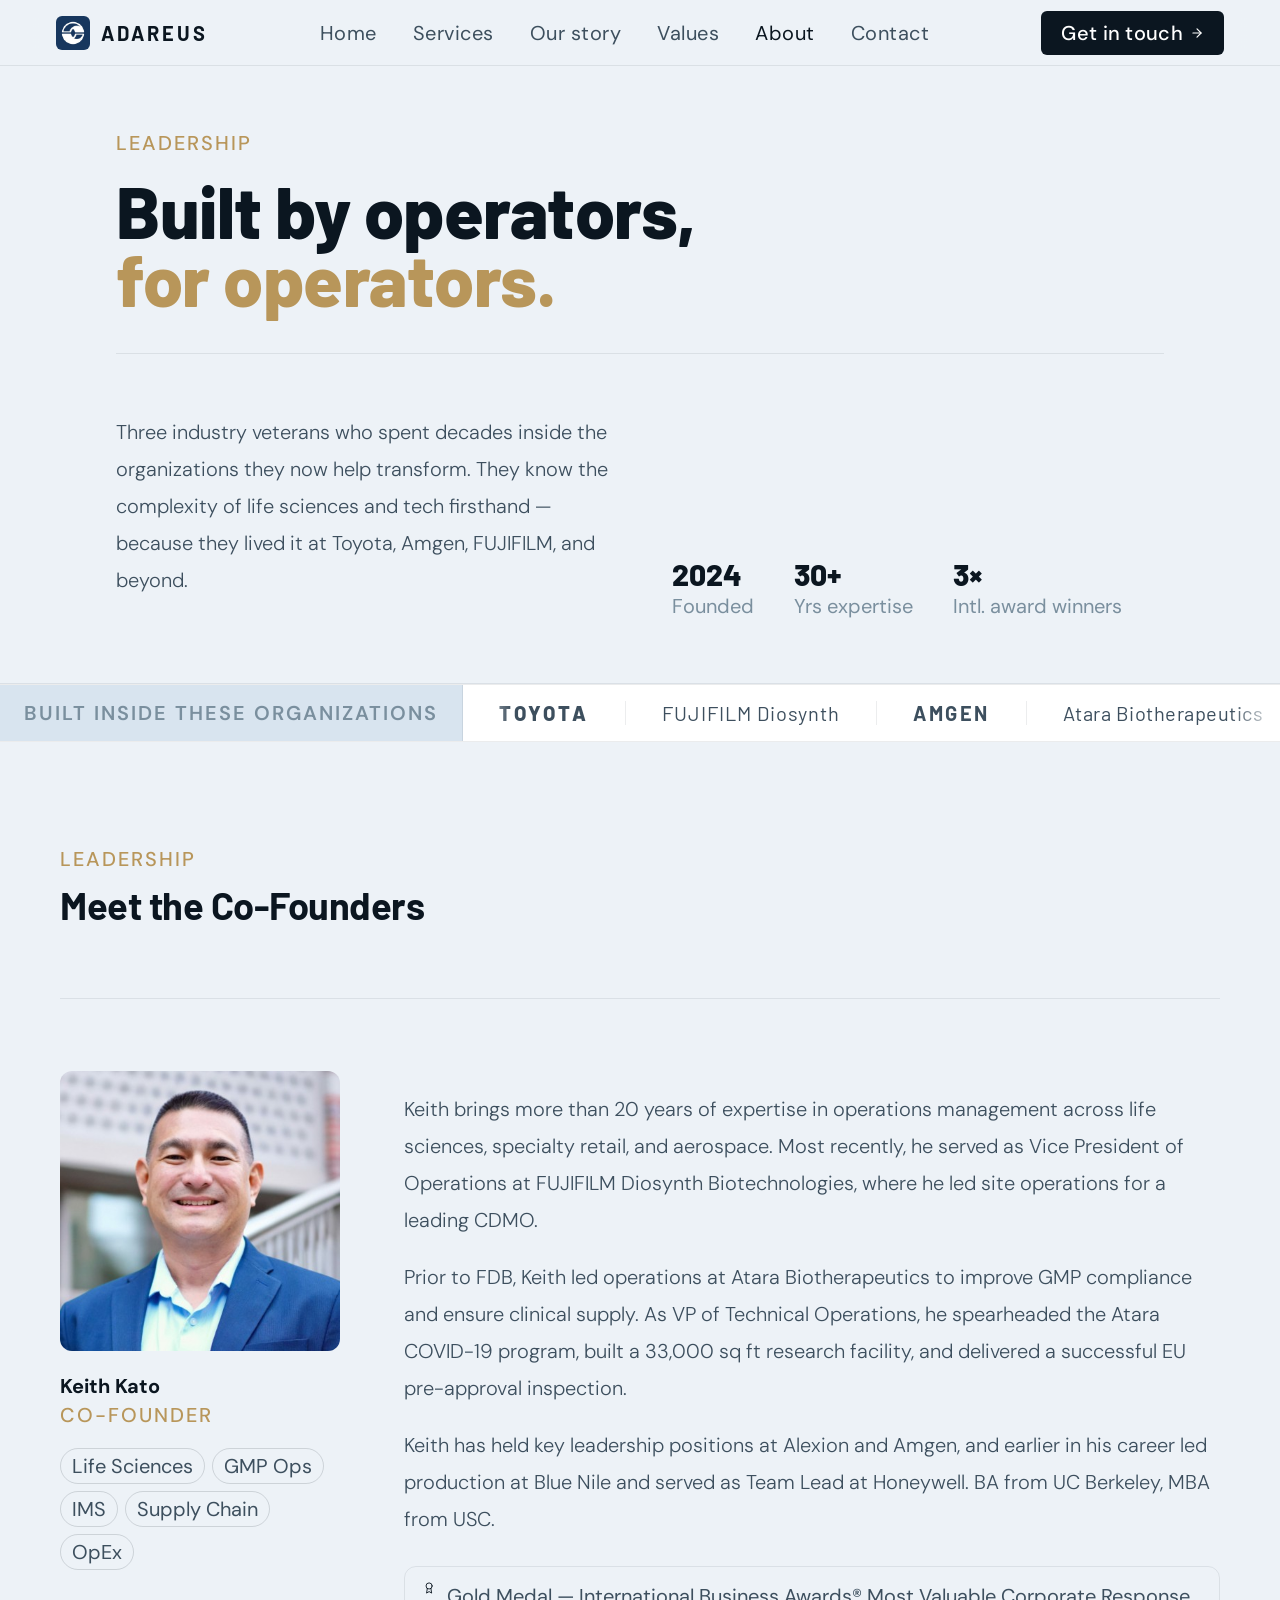
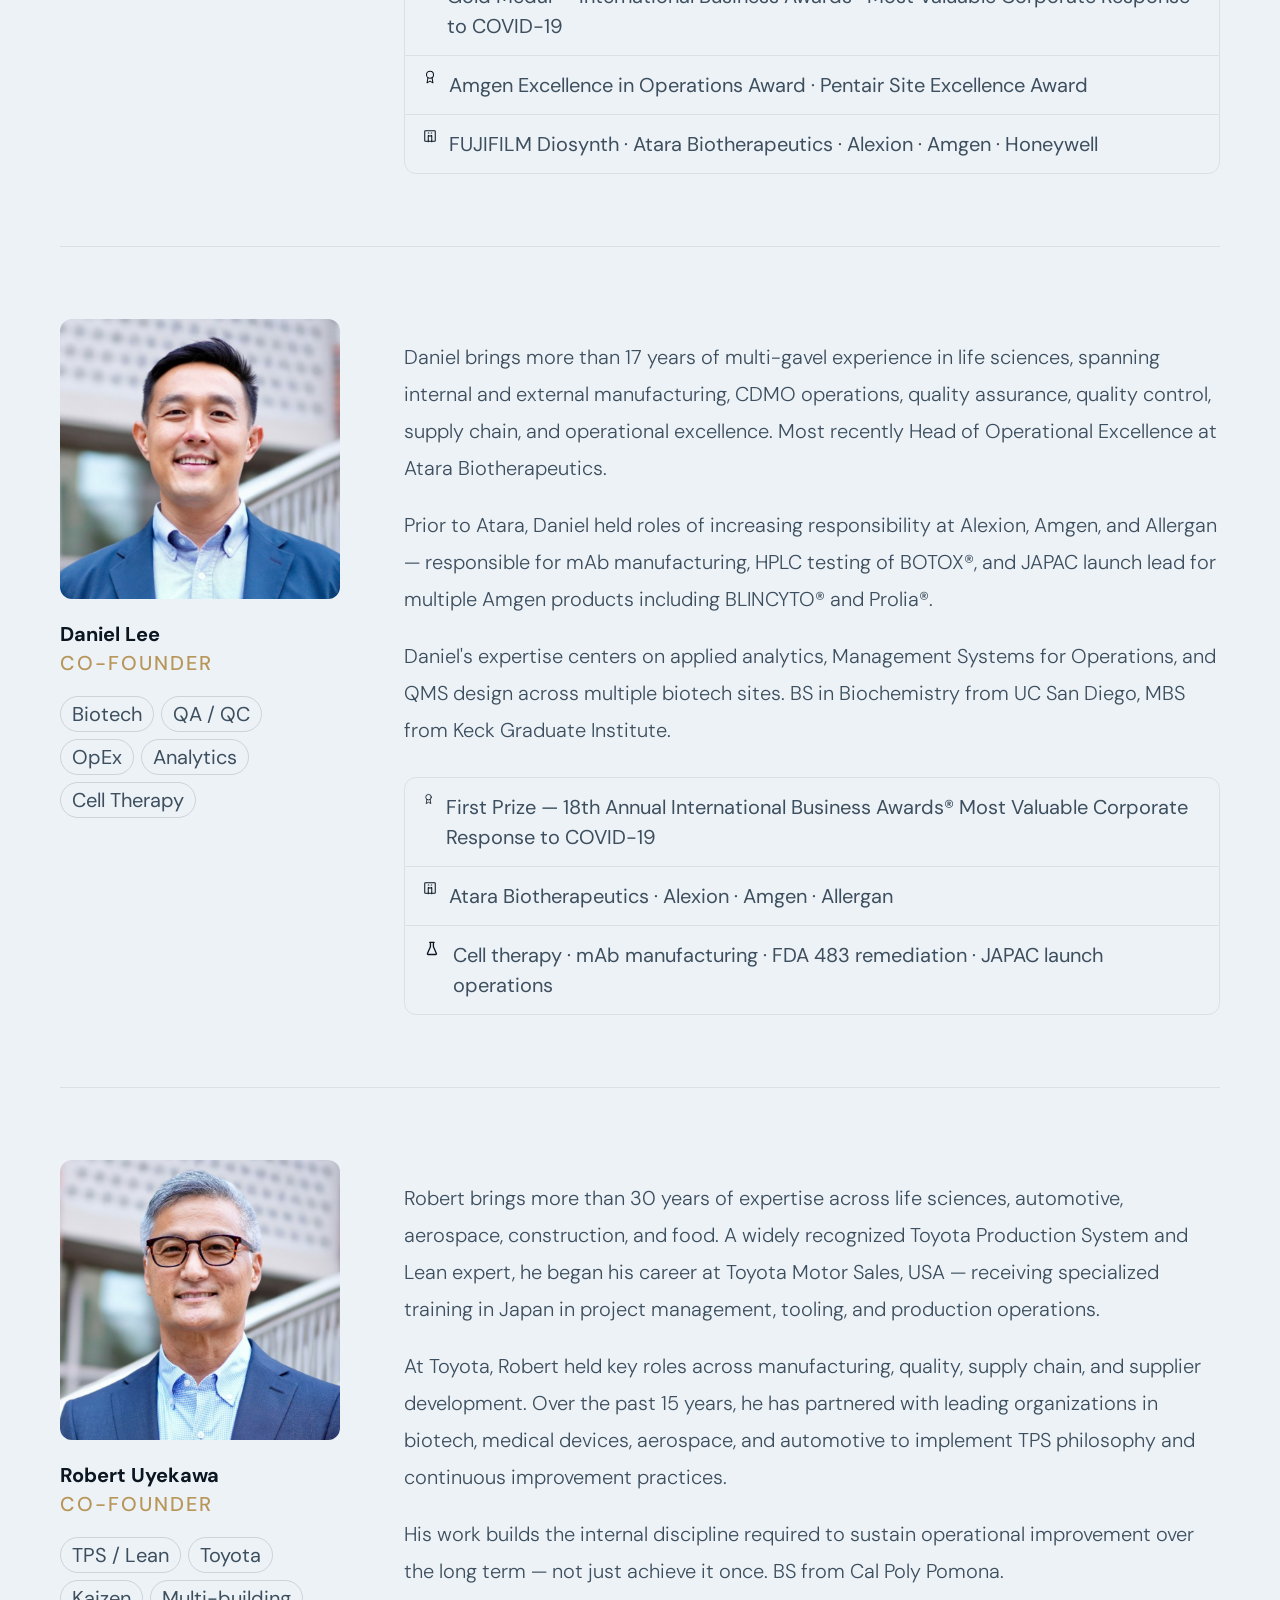
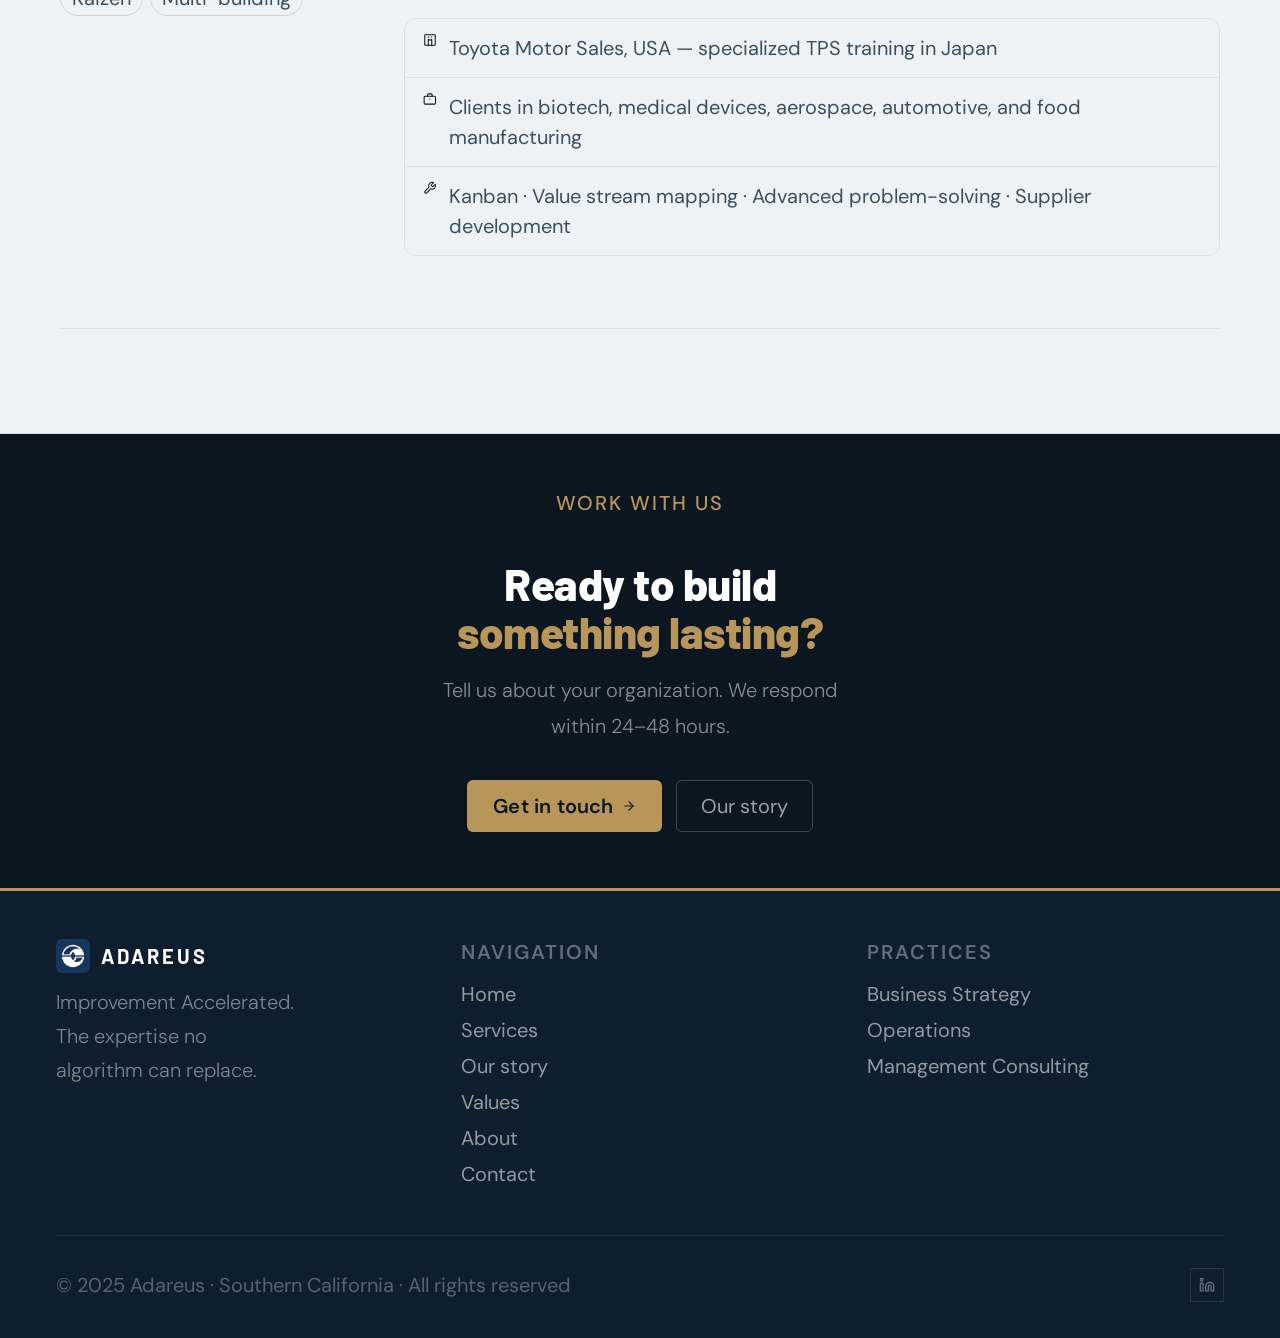
<file: about.html>
<!DOCTYPE html>
<html lang="en">
<head>
  <meta charset="UTF-8" />
  <meta name="viewport" content="width=device-width, initial-scale=1.0" />
  <title>About — ADAREUS</title>
  <style>
@import url('https://fonts.googleapis.com/css2?family=Barlow:ital,wght@0,400;0,500;0,600;0,700;0,800;1,400&family=DM+Sans:opsz,wght@9..40,300;9..40,400;9..40,500&display=swap');


*, *::before, *::after { box-sizing: border-box; }
html, body { margin: 0; padding: 0; border: 0; outline: 0; }

/* Font sizes - 12pt base */
html { font-size: 20px; }
body { font-size: 20px; }
p { font-size: 20px; line-height: 1.85; }
.hero-sub { font-size: 20px !important; line-height: 1.75 !important; }
.story-block p { font-size: 20px !important; }
.founder-bio p { font-size: 20px !important; }
.service-desc-col p { font-size: 20px !important; }
.step-body p { font-size: 20px !important; }
.ai-point p { font-size: 20px !important; }
.problem-card p { font-size: 20px !important; }
nav .nav-links a { font-size: 20px; }
.eyebrow { font-size: 20px !important; letter-spacing: 2px !important; }
.footer-links-list a { font-size: 20px; }
.footer-tagline { font-size: 20px; }

:root {
  --ink:         #0b1620;
  --ink-mid:     #122233;
  --ink-light:   #1e3a52;
  --gold:        #b8965a;
  --gold-dim:    rgba(184,150,90,0.12);
  --gold-line:   rgba(184,150,90,0.3);
  --white:       #ffffff;
  --off-white:   #edf2f7;
  --cream:       #d8e4ef;
  --text-body:   #3d4f5e;
  --text-muted:  #7a8f9e;
  --border:      rgba(11,22,32,0.08);
  --border-mid:  rgba(11,22,32,0.14);
  --radius-sm:   6px;
  --radius-md:   12px;
  --radius-lg:   20px;
}

0,500;0,600;0,700;0,800;1,400&family=DM+Sans:opsz,wght@9..40,300;9..40,400;9..40,500&display=swap');

0,500;0,600;0,700;0,800;1,400&family=DM+Sans:opsz,wght@9..40,300;9..40,400;9..40,500&display=swap');

*, *::before, *::after { box-sizing: border-box; margin: 0; padding: 0; }

html { scroll-behavior: smooth; font-size: 20px; }

body {
  font-family: 'DM Sans', -apple-system, BlinkMacSystemFont, 'Segoe UI', Helvetica, Arial, sans-serif;
  background: var(--off-white);
  color: var(--ink);
  -webkit-font-smoothing: antialiased;
  min-height: 100vh;
}

/* ── NAV ── */
nav {
  position: fixed; top: 0; left: 0; right: 0; z-index: 100;
  display: flex; align-items: center; justify-content: space-between;
  padding: 0 56px; height: 66px;
  background: rgba(237,242,247,0.92);
  backdrop-filter: blur(16px);
  border-bottom: 1px solid var(--border);
}
.nav-logo { display: flex; align-items: center; gap: 11px; text-decoration: none; }
.logo-mark {
  width: 34px; height: 34px;
  display: flex; align-items: center; justify-content: center;
  overflow: hidden; border-radius: 6px;
}
.logo-wordmark {
  font-family: 'Barlow', 'Arial Narrow', Arial, sans-serif;
  font-size: 20px; font-weight: 700;
  letter-spacing: 3px; color: var(--ink);
}
.nav-links { display: flex; align-items: center; gap: 36px; }
.nav-links a {
  font-size: 20px; font-weight: 400; letter-spacing: 0.5px;
  color: var(--text-body); text-decoration: none;
  transition: color 0.2s;
}
.nav-links a:hover, .nav-links a.active { color: var(--ink); }
.nav-cta {
  display: inline-flex; align-items: center; gap: 7px;
  padding: 9px 20px; font-size: 20px; font-weight: 500;
  font-family: 'DM Sans', -apple-system, BlinkMacSystemFont, 'Segoe UI', Helvetica, Arial, sans-serif;
  color: var(--white); background: var(--ink);
  border: none; cursor: pointer; border-radius: var(--radius-sm);
  text-decoration: none; transition: opacity 0.2s;
  letter-spacing: 0.3px;
}
.nav-cta:hover { opacity: 0.85; }

/* ── PAGE SHELL ── */
.page { padding-top: 66px; }

/* ── TYPOGRAPHY ── */
.display {
  font-family: 'Barlow', 'Arial Narrow', Arial, sans-serif;
  font-weight: 700; letter-spacing: -0.5px; line-height: 1.05;
}
.heading {
  font-family: 'Barlow', 'Arial Narrow', Arial, sans-serif;
  font-weight: 600; letter-spacing: -0.3px; line-height: 1.15;
}
.eyebrow {
  font-size: 20px; font-weight: 500; letter-spacing: 2.5px;
  text-transform: uppercase; color: var(--gold);
}

/* ── BUTTONS ── */
.btn-dark {
  display: inline-flex; align-items: center; gap: 8px;
  padding: 13px 26px; font-size: 20px; font-weight: 500;
  font-family: 'DM Sans', -apple-system, BlinkMacSystemFont, 'Segoe UI', Helvetica, Arial, sans-serif;
  color: var(--white); background: var(--ink);
  border: none; border-radius: var(--radius-sm); cursor: pointer;
  text-decoration: none; transition: opacity 0.2s, transform 0.15s;
  letter-spacing: 0.2px;
}
.btn-dark:hover { opacity: 0.85; transform: translateY(-1px); }
.btn-outline {
  display: inline-flex; align-items: center; gap: 8px;
  padding: 12px 24px; font-size: 20px; font-weight: 400;
  font-family: 'DM Sans', -apple-system, BlinkMacSystemFont, 'Segoe UI', Helvetica, Arial, sans-serif;
  color: var(--text-body); background: transparent;
  border: 1px solid var(--border-mid); border-radius: var(--radius-sm);
  cursor: pointer; text-decoration: none;
  transition: border-color 0.2s, color 0.2s;
}
.btn-outline:hover { border-color: var(--ink); color: var(--ink); }

/* ── SECTION ── */
.section { padding: 96px 56px; }
.section-inner { max-width: 1160px; margin: 0 auto; }

/* ── LOGO TICKER ── */
/* ── TICKER ── */
.ticker-section {
  border-top: 1px solid var(--border);
  border-bottom: 1px solid var(--border);
  background: var(--white);
  display: flex; align-items: stretch;
}
.ticker-label-block {
  display: flex; align-items: center;
  padding: 0 24px;
  border-right: 1px solid var(--border);
  background: var(--cream);
  font-size: 20px; font-weight: 600; letter-spacing: 2px;
  text-transform: uppercase; color: var(--text-muted);
  white-space: nowrap; flex-shrink: 0; z-index: 1;
}
.ticker-viewport {
  overflow: hidden; flex: 1;
  -webkit-mask-image: linear-gradient(90deg, transparent 0%, black 6%, black 94%, transparent 100%);
  mask-image: linear-gradient(90deg, transparent 0%, black 6%, black 94%, transparent 100%);
}
.ticker-track {
  display: flex; width: max-content;
  animation: ticker-scroll 30s linear infinite;
  padding: 16px 0;
}
.ticker-track:hover { animation-play-state: paused; }
@keyframes ticker-scroll {
  from { transform: translateX(0); }
  to   { transform: translateX(-50%); }
}
.ticker-item {
  display: flex; align-items: center; gap: 10px;
  padding: 0 36px; border-right: 1px solid var(--border);
  font-family: 'Barlow', 'Arial Narrow', Arial, sans-serif;
  color: var(--text-body); white-space: nowrap;
  text-transform: uppercase; transition: color 0.2s;
}
.ticker-item:hover { color: var(--ink); }
.ticker-dot {
  width: 6px; height: 6px; border-radius: 50%;
  background: var(--gold); flex-shrink: 0;
}

/* ── FOOTER ── */
footer {
  border-top: 3px solid var(--gold);
  background: #0f1e2e; color: var(--white);
  padding: 48px 56px 36px;
}
.footer-top {
  display: grid; grid-template-columns: 1fr 1fr 1fr;
  gap: 48px; padding-bottom: 48px;
  border-bottom: 1px solid rgba(255,255,255,0.08);
  margin-bottom: 32px;
}
.footer-brand .logo-wordmark { color: var(--white); }
.footer-tagline {
  font-size: 20px; font-weight: 300; color: rgba(255,255,255,0.45);
  line-height: 1.7; margin-top: 12px; max-width: 240px;
}
.footer-col-label {
  font-size: 20px; font-weight: 600; letter-spacing: 2px;
  text-transform: uppercase; color: rgba(255,255,255,0.35);
  margin-bottom: 16px;
}
.footer-links-list { display: flex; flex-direction: column; gap: 10px; }
.footer-links-list a {
  font-size: 20px; color: rgba(255,255,255,0.55); text-decoration: none;
  transition: color 0.2s;
}
.footer-links-list a:hover { color: var(--white); }
.footer-bottom {
  display: flex; align-items: center; justify-content: space-between;
}
.footer-copy { font-size: 20px; color: rgba(255,255,255,0.3); }
.social-link {
  width: 34px; height: 34px; border: 1px solid rgba(255,255,255,0.1);
  display: flex; align-items: center; justify-content: center;
  color: rgba(255,255,255,0.4); text-decoration: none; font-size: 20px;
  transition: border-color 0.2s, color 0.2s;
}
.social-link:hover { border-color: var(--gold); color: var(--gold); }

/* ── ANIMATIONS ── */
@keyframes fadeUp {
  from { opacity: 0; transform: translateY(18px); }
  to   { opacity: 1; transform: translateY(0); }
}
.fu { animation: fadeUp 0.55s ease both; }
.d1 { animation-delay: 0.05s; }
.d2 { animation-delay: 0.15s; }
.d3 { animation-delay: 0.25s; }
.d4 { animation-delay: 0.38s; }
.d5 { animation-delay: 0.50s; }

/* ── RESPONSIVE ── */
@media (max-width: 860px) {
  nav { padding: 0 20px; }
  .nav-links { display: none; }
  .section { padding: 64px 20px; }
  footer { padding: 48px 20px 32px; }
  .footer-top { grid-template-columns: 1fr; gap: 32px; }
  .footer-bottom { flex-direction: column; gap: 16px; }
}

  

body { font-size: 20px; }
p { font-size: 20px; line-height: 1.85; }
.founder-bio p { font-size: 20px !important; }
.story-block p { font-size: 20px !important; }
nav .nav-links a { font-size: 20px; }

/* === PAGE COMPONENTS === */

    /* HERO */
    .hero {
      padding: 64px 56px 64px;
      border-bottom: 1px solid var(--border);
      max-width: 1160px; margin: 0 auto;
    }
    .hero-kicker {
      display: inline-flex; align-items: center; gap: 8px;
      border: 1px solid var(--gold-line); padding: 5px 14px;
      border-radius: 20px; margin-bottom: 40px;
    }
    .hero-kicker span { font-size: 20px; color: var(--gold); font-weight: 500; letter-spacing: 1.5px; text-transform: uppercase; }
    .hero h1 {
      font-family: 'Barlow', 'Arial Narrow', Arial, sans-serif;
      font-size: clamp(52px, 7vw, 96px);
      font-weight: 800; line-height: 0.95; letter-spacing: -0.5px;
      color: var(--ink); margin-bottom: 36px;
    }
    .hero h1 em { font-style: normal; color: var(--gold); }
    .hero-bottom {
      display: grid; grid-template-columns: 1fr 1fr; gap: 64px;
      align-items: end; padding-top: 40px; border-top: 1px solid var(--border);
    }
    .hero-sub {
      font-size: 20px; font-weight: 300; line-height: 1.8;
      color: var(--text-body); max-width: 440px;
    }
    .hero-right { display: flex; flex-direction: column; gap: 24px; align-items: flex-end; }
    .hero-actions { display: flex; gap: 12px; }
    .hero-stats { display: flex; gap: 40px; }
    .stat-num {
      font-family: 'Barlow', 'Arial Narrow', Arial, sans-serif;
      font-size: 30px; font-weight: 700; color: var(--ink); line-height: 1; margin-bottom: 3px;
    }
    .stat-label { font-size: 20px; color: var(--text-muted); }

    /* AI BANNER */
    .ai-banner {
      background: var(--ink-light); color: var(--white);
      padding: 56px;
      border-bottom: 1px solid rgba(255,255,255,0.06);
    }
    .ai-banner-inner {
      max-width: 1160px; margin: 0 auto;
      display: grid; grid-template-columns: 1fr 1fr; gap: 64px; align-items: center;
    }
    .ai-banner-left {}
    .ai-banner-left .eyebrow { color: var(--gold); margin-bottom: 20px; }
    .ai-banner-left h2 {
      font-family: 'Barlow', 'Arial Narrow', Arial, sans-serif;
      font-size: clamp(26px, 3vw, 40px); font-weight: 700;
      line-height: 1.1; letter-spacing: -0.5px; color: var(--white);
    }
    .ai-banner-left h2 em { font-style: normal; color: var(--gold); }
    .ai-dividers { display: flex; flex-direction: column; gap: 0; }
    .ai-point {
      display: flex; gap: 18px; align-items: flex-start;
      padding: 22px 0; border-bottom: 1px solid rgba(255,255,255,0.07);
    }
    .ai-point:first-child { border-top: 1px solid rgba(255,255,255,0.07); }
    .ai-point-icon {
      width: 38px; height: 38px;
      display: flex; align-items: center; justify-content: center;
      color: var(--gold); flex-shrink: 0;
    }
    .ai-point h4 { font-size: 20px; font-weight: 600; margin-bottom: 5px; }
    .ai-point p { font-size: 20px; font-weight: 300; color: rgba(255,255,255,0.5); line-height: 1.65; }

    /* PROBLEM */
    .problem-section {
      padding: 104px 56px;
      border-bottom: 1px solid var(--border);
    }
    .problem-inner { max-width: 1160px; margin: 0 auto; }
    .problem-header { max-width: 680px; margin-bottom: 64px; }
    .problem-header .display { font-size: clamp(28px, 3.5vw, 44px); margin-top: 16px; margin-bottom: 20px; }
    .problem-header p { font-size: 20px; font-weight: 300; color: var(--text-body); line-height: 1.8; }
    .problem-grid {
      display: grid; grid-template-columns: repeat(3, 1fr); gap: 1px;
      background: var(--border); border: 1px solid var(--border);
    }
    .problem-card {
      background: var(--off-white); padding: 36px 30px;
      transition: background 0.25s;
    }
    .problem-card:hover { background: var(--cream); }
    .problem-icon {
      width: 42px; height: 42px; background: var(--ink);
      display: flex; align-items: center; justify-content: center;
      color: var(--gold); margin-bottom: 20px;
      border-radius: var(--radius-sm);
    }
    .problem-card h3 { font-size: 20px; font-weight: 600; margin-bottom: 10px; color: var(--ink); }
    .problem-card p { font-size: 20px; font-weight: 300; color: var(--text-body); line-height: 1.7; }

    /* SERVICES */
    .services-section {
      padding: 104px 56px;
      background: var(--ink-mid); color: var(--white);
      border-bottom: 1px solid rgba(255,255,255,0.06);
    }
    .services-inner { max-width: 1160px; margin: 0 auto; }
    .services-header {
      display: flex; justify-content: space-between; align-items: flex-end;
      margin-bottom: 64px;
    }
    .services-header .eyebrow { color: var(--gold); }
    .services-header .display { font-size: clamp(28px, 3.5vw, 44px); margin-top: 16px; color: var(--white); }
    .services-grid { display: flex; flex-direction: column; }
    .service-row {
      display: grid; grid-template-columns: 80px 1fr 2fr auto;
      align-items: start; gap: 40px; padding: 44px 0;
      border-top: 1px solid rgba(255,255,255,0.07);
      cursor: default; transition: background 0.2s;
    }
    .service-row:last-child { border-bottom: 1px solid rgba(255,255,255,0.07); }
    .service-row:hover { background: rgba(255,255,255,0.02); margin: 0 -56px; padding-left: 56px; padding-right: 56px; }
    .service-index {
      font-family: 'Barlow', 'Arial Narrow', Arial, sans-serif;
      font-size: 20px; font-weight: 600; color: var(--gold);
      letter-spacing: 1px; padding-top: 4px;
    }
    .service-name-col h3 {
      font-family: 'Barlow', 'Arial Narrow', Arial, sans-serif;
      font-size: 20px; font-weight: 700; color: var(--white); margin-bottom: 8px;
    }
    .service-name-col .service-tag {
      display: inline-block; font-size: 20px; padding: 3px 10px;
      border: 1px solid rgba(255,255,255,0.25); color: rgba(255,255,255,0.6);
      border-radius: 20px; letter-spacing: 1px; text-transform: uppercase;
    }
    .service-desc-col p { font-size: 20px; font-weight: 300; color: rgba(255,255,255,0.75); line-height: 1.75; }
    .service-items-col { display: flex; flex-direction: column; gap: 7px; min-width: 220px; }
    .svc-item { display: flex; align-items: center; gap: 8px; font-size: 20px; color: rgba(255,255,255,0.7); }
    .svc-item i { font-size: 20px; color: var(--gold); }

    /* INDUSTRIES */
    .industries-section {
      padding: 80px 56px;
      border-bottom: 1px solid var(--border);
      background: var(--off-white);
    }
    .industries-inner { max-width: 1160px; margin: 0 auto; }
    .industries-grid { display: grid; grid-template-columns: 1fr 1fr; gap: 20px; margin-top: 48px; }
    .industry-card {
      background: var(--white); border: 1px solid var(--border);
      border-radius: var(--radius-lg); padding: 40px 36px;
      transition: border-color 0.25s, transform 0.25s;
    }
    .industry-card:hover { border-color: var(--gold-line); transform: translateY(-3px); }
    .industry-card-icon {
      width: 44px; height: 44px; background: var(--ink);
      display: flex; align-items: center; justify-content: center;
      color: var(--gold); margin-bottom: 20px;
      border-radius: var(--radius-sm);
    }
    .industry-card h3 {
      font-family: 'Barlow', 'Arial Narrow', Arial, sans-serif;
      font-size: 20px; font-weight: 700; margin-bottom: 12px;
    }
    .industry-card p { font-size: 20px; font-weight: 300; color: var(--text-body); line-height: 1.75; margin-bottom: 20px; }
    .industry-tags { display: flex; flex-wrap: wrap; gap: 7px; }
    .itag {
      font-size: 20px; padding: 4px 12px;
      border: 1px solid var(--border-mid); border-radius: 20px; color: var(--text-body);
    }

    /* APPROACH */
    .approach-section {
      padding: 104px 56px;
      border-bottom: 1px solid var(--border);
      background: var(--white);
    }
    .approach-inner { max-width: 1160px; margin: 0 auto; }
    .approach-grid { display: grid; grid-template-columns: 1fr 1fr; gap: 80px; }
    .approach-left .display { font-size: clamp(28px, 3.5vw, 44px); margin-top: 16px; margin-bottom: 24px; }
    .approach-left p { font-size: 20px; font-weight: 300; color: var(--text-body); line-height: 1.8; margin-bottom: 36px; }
    .approach-steps { display: flex; flex-direction: column; }
    .approach-step {
      display: grid; grid-template-columns: 40px 1fr;
      gap: 20px; padding: 28px 0; border-bottom: 1px solid var(--border);
    }
    .approach-step:first-child { border-top: 1px solid var(--border); }
    .step-num {
      font-family: 'Barlow', 'Arial Narrow', Arial, sans-serif;
      font-size: 20px; font-weight: 700; color: var(--gold); padding-top: 2px;
    }
    .step-body h4 { font-size: 20px; font-weight: 600; margin-bottom: 6px; }
    .step-body p { font-size: 20px; font-weight: 300; color: var(--text-body); line-height: 1.65; }

    @media (max-width: 860px) {
      .hero { padding: 64px 20px 56px; }
      .hero h1 { font-size: 52px; letter-spacing: -0.5px; }
      .hero-bottom { grid-template-columns: 1fr; gap: 32px; }
      .hero-right { align-items: flex-start; }
      .ai-banner { padding: 56px 20px; }
      .ai-banner-inner { grid-template-columns: 1fr; gap: 40px; }
      .problem-section, .services-section, .approach-section, .industries-section { padding: 64px 20px; }
      .problem-grid { grid-template-columns: 1fr; }
      .service-row { grid-template-columns: 1fr; gap: 16px; }
      .service-row:hover { margin: 0; padding: 44px 0; }
      .approach-grid, .industries-grid { grid-template-columns: 1fr; }
    }
  
  

/* === ALL COMPONENTS === */

    .page-hero {
      padding: 96px 56px 80px;
      border-bottom: 1px solid var(--border);
      max-width: 1160px; margin: 0 auto;
    }
    .page-hero h1 {
      font-family: 'Barlow', 'Arial Narrow', Arial, sans-serif;
      font-size: clamp(44px, 6vw, 80px);
      font-weight: 800; line-height: 0.95; letter-spacing: -0.5px;
      color: var(--ink); margin: 20px 0 0;
    }
    .page-hero h1 em { font-style: normal; color: var(--gold); }
    .hero-split {
      display: grid; grid-template-columns: 1fr 1fr; gap: 64px;
      padding-top: 40px; border-top: 1px solid var(--border); margin-top: 40px;
    }
    .hero-split p { font-size: 20px; font-weight: 300; color: var(--text-body); line-height: 1.85; }
    .hero-meta { display: flex; gap: 40px; align-items: flex-end; flex-wrap: wrap; }
    .meta-item .stat-num {
      font-family: 'Barlow', 'Arial Narrow', Arial, sans-serif;
      font-size: 32px; font-weight: 700; color: var(--ink); line-height: 1; margin-bottom: 4px;
    }
    .meta-item .stat-label { font-size: 20px; color: var(--text-muted); }

    /* POSITIONING STATEMENT */
    .positioning {
      background: var(--ink-mid); color: var(--white);
      padding: 80px 56px;
      border-bottom: 1px solid rgba(255,255,255,0.06);
    }
    .positioning-inner {
      max-width: 1160px; margin: 0 auto;
      display: grid; grid-template-columns: 1fr 1fr; gap: 80px; align-items: start;
    }
    .positioning-left h2 {
      font-family: 'Barlow', 'Arial Narrow', Arial, sans-serif;
      font-size: clamp(26px, 3vw, 38px); font-weight: 700;
      line-height: 1.15; letter-spacing: -0.5px; margin-top: 18px;
    }
    .positioning-left h2 em { font-style: normal; color: var(--gold); }
    .positioning-right { display: flex; flex-direction: column; gap: 24px; padding-top: 6px; }
    .pos-point { display: flex; gap: 14px; align-items: flex-start; }
    .pos-num {
      font-family: 'Barlow', 'Arial Narrow', Arial, sans-serif;
      font-size: 20px; font-weight: 700; color: var(--gold);
      letter-spacing: 1px; padding-top: 3px; flex-shrink: 0; min-width: 24px;
    }
    .pos-point p { font-size: 20px; font-weight: 300; color: rgba(255,255,255,0.78); line-height: 1.7; }
    .pos-point strong { color: var(--white); font-weight: 500; }

    /* STORY */
    .story-section { padding: 104px 56px; border-bottom: 1px solid var(--border); }
    .story-inner { max-width: 1160px; margin: 0 auto; }
    .story-grid { display: grid; grid-template-columns: 320px 1fr; gap: 80px; }
    .story-sidebar { position: sticky; top: 90px; align-self: start; }
    .story-sidebar .display { font-size: 26px; margin-top: 14px; margin-bottom: 16px; }
    .story-sidebar p { font-size: 20px; font-weight: 300; color: var(--text-body); line-height: 1.8; }
    .story-blocks { display: flex; flex-direction: column; }
    .story-block { padding: 36px 0; border-bottom: 1px solid var(--border); }
    .story-block:first-child { padding-top: 0; }
    .story-block h3 { font-size: 20px; font-weight: 600; margin-bottom: 12px; }
    .story-block p { font-size: 20px; font-weight: 300; color: var(--text-body); line-height: 1.85; }
    .story-block p + p { margin-top: 12px; }

    /* VALUES */
    .values-section { padding: 104px 56px; background: var(--off-white); border-bottom: 1px solid var(--border); }
    .values-inner { max-width: 1160px; margin: 0 auto; }
    .values-header { margin-bottom: 56px; }
    .values-header .display { font-size: clamp(26px, 3vw, 38px); margin-top: 14px; }
    .values-grid { display: grid; grid-template-columns: repeat(4, 1fr); gap: 20px; }
    .value-card {
      background: var(--white); padding: 32px 26px;
      border: 1px solid var(--border); border-radius: var(--radius-md);
    }
    .value-icon {
      width: 42px; height: 42px; background: var(--ink);
      display: flex; align-items: center; justify-content: center;
      color: var(--gold); margin-bottom: 18px;
      border-radius: var(--radius-sm);
    }
    .value-card h4 { font-size: 20px; font-weight: 600; margin-bottom: 9px; }
    .value-card p { font-size: 20px; font-weight: 300; color: var(--text-body); line-height: 1.7; }

    /* TEAM */
    .team-section { padding: 104px 56px; border-bottom: 1px solid var(--border); }
    .team-inner { max-width: 1160px; margin: 0 auto; }
    .team-header { margin-bottom: 72px; }
    .team-header .display { font-size: clamp(26px, 3vw, 38px); margin-top: 14px; }
    .founder {
      display: grid; grid-template-columns: 280px 1fr; gap: 64px;
      padding: 72px 0; border-top: 1px solid var(--border);
    }
    .founder:last-child { border-bottom: 1px solid var(--border); }
    .founder-photo {
      width: 100%; aspect-ratio: 1/1;
      object-fit: cover; object-position: center top;
      border-radius: var(--radius-md);
      margin-bottom: 22px;
      display: block;
      filter: grayscale(8%);
    }
    .founder-name { font-size: 20px; font-weight: 700; margin-bottom: 3px; }
    .founder-role { font-size: 20px; font-weight: 500; letter-spacing: 2px; text-transform: uppercase; color: var(--gold); margin-bottom: 20px; }
    .founder-tags { display: flex; flex-wrap: wrap; gap: 7px; }
    .ftag { font-size: 20px; padding: 4px 11px; border: 1px solid var(--border-mid); border-radius: 20px; color: var(--text-body); }
    .founder-bio { font-size: 20px; font-weight: 300; color: var(--text-body); line-height: 1.9; margin-bottom: 28px; }
    .founder-bio p + p { margin-top: 13px; }
    .founder-highlights { display: flex; flex-direction: column; border: 1px solid var(--border); border-radius: var(--radius-md); overflow: hidden; }
    .highlight { display: flex; align-items: flex-start; gap: 12px; padding: 14px 18px; border-bottom: 1px solid var(--border); }
    .highlight:last-child { border-bottom: none; }
    .highlight i { color: var(--gold); font-size: 20px; padding-top: 2px; flex-shrink: 0; }
    .highlight span { font-size: 20px; color: var(--text-body); line-height: 1.5; }

    /* CTA */
    .about-cta { padding: 104px 56px; background: var(--ink); text-align: center; }
    .about-cta .eyebrow { color: var(--gold); justify-content: center; }
    .about-cta .display { font-size: clamp(32px, 4vw, 56px); color: var(--white); margin: 18px auto 20px; max-width: 640px; }
    .about-cta p { font-size: 20px; font-weight: 300; color: rgba(255,255,255,0.5); margin: 0 auto 40px; max-width: 460px; line-height: 1.8; }

    @media (max-width: 860px) {
      .page-hero { padding: 64px 20px 56px; }
      .hero-split, .story-grid, .founder, .positioning-inner { grid-template-columns: 1fr; gap: 36px; }
      .story-sidebar { position: static; }
      .values-grid { grid-template-columns: 1fr 1fr; }
      .story-section, .values-section, .team-section, .about-cta, .positioning { padding: 64px 20px; }
    }
  

    /* HERO */
    .hero {
      padding: 64px 56px 64px;
      border-bottom: 1px solid var(--border);
      max-width: 1160px; margin: 0 auto;
    }
    .hero-kicker {
      display: inline-flex; align-items: center; gap: 8px;
      border: 1px solid var(--gold-line); padding: 5px 14px;
      border-radius: 20px; margin-bottom: 40px;
    }
    .hero-kicker span { font-size: 20px; color: var(--gold); font-weight: 500; letter-spacing: 1.5px; text-transform: uppercase; }
    .hero h1 {
      font-family: 'Barlow', 'Arial Narrow', Arial, sans-serif;
      font-size: clamp(52px, 7vw, 96px);
      font-weight: 800; line-height: 0.95; letter-spacing: -0.5px;
      color: var(--ink); margin-bottom: 36px;
    }
    .hero h1 em { font-style: normal; color: var(--gold); }
    .hero-bottom {
      display: grid; grid-template-columns: 1fr 1fr; gap: 64px;
      align-items: end; padding-top: 40px; border-top: 1px solid var(--border);
    }
    .hero-sub {
      font-size: 20px; font-weight: 300; line-height: 1.8;
      color: var(--text-body); max-width: 440px;
    }
    .hero-right { display: flex; flex-direction: column; gap: 24px; align-items: flex-end; }
    .hero-actions { display: flex; gap: 12px; }
    .hero-stats { display: flex; gap: 40px; }
    .stat-num {
      font-family: 'Barlow', 'Arial Narrow', Arial, sans-serif;
      font-size: 30px; font-weight: 700; color: var(--ink); line-height: 1; margin-bottom: 3px;
    }
    .stat-label { font-size: 20px; color: var(--text-muted); }

    /* AI BANNER */
    .ai-banner {
      background: var(--ink-light); color: var(--white);
      padding: 56px;
      border-bottom: 1px solid rgba(255,255,255,0.06);
    }
    .ai-banner-inner {
      max-width: 1160px; margin: 0 auto;
      display: grid; grid-template-columns: 1fr 1fr; gap: 64px; align-items: center;
    }
    .ai-banner-left {}
    .ai-banner-left .eyebrow { color: var(--gold); margin-bottom: 20px; }
    .ai-banner-left h2 {
      font-family: 'Barlow', 'Arial Narrow', Arial, sans-serif;
      font-size: clamp(26px, 3vw, 40px); font-weight: 700;
      line-height: 1.1; letter-spacing: -0.5px; color: var(--white);
    }
    .ai-banner-left h2 em { font-style: normal; color: var(--gold); }
    .ai-dividers { display: flex; flex-direction: column; gap: 0; }
    .ai-point {
      display: flex; gap: 18px; align-items: flex-start;
      padding: 22px 0; border-bottom: 1px solid rgba(255,255,255,0.07);
    }
    .ai-point:first-child { border-top: 1px solid rgba(255,255,255,0.07); }
    .ai-point-icon {
      width: 38px; height: 38px;
      display: flex; align-items: center; justify-content: center;
      color: var(--gold); flex-shrink: 0;
    }
    .ai-point h4 { font-size: 20px; font-weight: 600; margin-bottom: 5px; }
    .ai-point p { font-size: 20px; font-weight: 300; color: rgba(255,255,255,0.5); line-height: 1.65; }

    /* PROBLEM */
    .problem-section {
      padding: 104px 56px;
      border-bottom: 1px solid var(--border);
    }
    .problem-inner { max-width: 1160px; margin: 0 auto; }
    .problem-header { max-width: 680px; margin-bottom: 64px; }
    .problem-header .display { font-size: clamp(28px, 3.5vw, 44px); margin-top: 16px; margin-bottom: 20px; }
    .problem-header p { font-size: 20px; font-weight: 300; color: var(--text-body); line-height: 1.8; }
    .problem-grid {
      display: grid; grid-template-columns: repeat(3, 1fr); gap: 1px;
      background: var(--border); border: 1px solid var(--border);
    }
    .problem-card {
      background: var(--off-white); padding: 36px 30px;
      transition: background 0.25s;
    }
    .problem-card:hover { background: var(--cream); }
    .problem-icon {
      width: 42px; height: 42px; background: var(--ink);
      display: flex; align-items: center; justify-content: center;
      color: var(--gold); margin-bottom: 20px;
      border-radius: var(--radius-sm);
    }
    .problem-card h3 { font-size: 20px; font-weight: 600; margin-bottom: 10px; color: var(--ink); }
    .problem-card p { font-size: 20px; font-weight: 300; color: var(--text-body); line-height: 1.7; }

    /* SERVICES */
    .services-section {
      padding: 104px 56px;
      background: var(--ink-mid); color: var(--white);
      border-bottom: 1px solid rgba(255,255,255,0.06);
    }
    .services-inner { max-width: 1160px; margin: 0 auto; }
    .services-header {
      display: flex; justify-content: space-between; align-items: flex-end;
      margin-bottom: 64px;
    }
    .services-header .eyebrow { color: var(--gold); }
    .services-header .display { font-size: clamp(28px, 3.5vw, 44px); margin-top: 16px; color: var(--white); }
    .services-grid { display: flex; flex-direction: column; }
    .service-row {
      display: grid; grid-template-columns: 80px 1fr 2fr auto;
      align-items: start; gap: 40px; padding: 44px 0;
      border-top: 1px solid rgba(255,255,255,0.07);
      cursor: default; transition: background 0.2s;
    }
    .service-row:last-child { border-bottom: 1px solid rgba(255,255,255,0.07); }
    .service-row:hover { background: rgba(255,255,255,0.02); margin: 0 -56px; padding-left: 56px; padding-right: 56px; }
    .service-index {
      font-family: 'Barlow', 'Arial Narrow', Arial, sans-serif;
      font-size: 20px; font-weight: 600; color: var(--gold);
      letter-spacing: 1px; padding-top: 4px;
    }
    .service-name-col h3 {
      font-family: 'Barlow', 'Arial Narrow', Arial, sans-serif;
      font-size: 20px; font-weight: 700; color: var(--white); margin-bottom: 8px;
    }
    .service-name-col .service-tag {
      display: inline-block; font-size: 20px; padding: 3px 10px;
      border: 1px solid rgba(255,255,255,0.25); color: rgba(255,255,255,0.6);
      border-radius: 20px; letter-spacing: 1px; text-transform: uppercase;
    }
    .service-desc-col p { font-size: 20px; font-weight: 300; color: rgba(255,255,255,0.75); line-height: 1.75; }
    .service-items-col { display: flex; flex-direction: column; gap: 7px; min-width: 220px; }
    .svc-item { display: flex; align-items: center; gap: 8px; font-size: 20px; color: rgba(255,255,255,0.7); }
    .svc-item i { font-size: 20px; color: var(--gold); }

    /* INDUSTRIES */
    .industries-section {
      padding: 80px 56px;
      border-bottom: 1px solid var(--border);
      background: var(--off-white);
    }
    .industries-inner { max-width: 1160px; margin: 0 auto; }
    .industries-grid { display: grid; grid-template-columns: 1fr 1fr; gap: 20px; margin-top: 48px; }
    .industry-card {
      background: var(--white); border: 1px solid var(--border);
      border-radius: var(--radius-lg); padding: 40px 36px;
      transition: border-color 0.25s, transform 0.25s;
    }
    .industry-card:hover { border-color: var(--gold-line); transform: translateY(-3px); }
    .industry-card-icon {
      width: 44px; height: 44px; background: var(--ink);
      display: flex; align-items: center; justify-content: center;
      color: var(--gold); margin-bottom: 20px;
      border-radius: var(--radius-sm);
    }
    .industry-card h3 {
      font-family: 'Barlow', 'Arial Narrow', Arial, sans-serif;
      font-size: 20px; font-weight: 700; margin-bottom: 12px;
    }
    .industry-card p { font-size: 20px; font-weight: 300; color: var(--text-body); line-height: 1.75; margin-bottom: 20px; }
    .industry-tags { display: flex; flex-wrap: wrap; gap: 7px; }
    .itag {
      font-size: 20px; padding: 4px 12px;
      border: 1px solid var(--border-mid); border-radius: 20px; color: var(--text-body);
    }

    /* APPROACH */
    .approach-section {
      padding: 104px 56px;
      border-bottom: 1px solid var(--border);
      background: var(--white);
    }
    .approach-inner { max-width: 1160px; margin: 0 auto; }
    .approach-grid { display: grid; grid-template-columns: 1fr 1fr; gap: 80px; }
    .approach-left .display { font-size: clamp(28px, 3.5vw, 44px); margin-top: 16px; margin-bottom: 24px; }
    .approach-left p { font-size: 20px; font-weight: 300; color: var(--text-body); line-height: 1.8; margin-bottom: 36px; }
    .approach-steps { display: flex; flex-direction: column; }
    .approach-step {
      display: grid; grid-template-columns: 40px 1fr;
      gap: 20px; padding: 28px 0; border-bottom: 1px solid var(--border);
    }
    .approach-step:first-child { border-top: 1px solid var(--border); }
    .step-num {
      font-family: 'Barlow', 'Arial Narrow', Arial, sans-serif;
      font-size: 20px; font-weight: 700; color: var(--gold); padding-top: 2px;
    }
    .step-body h4 { font-size: 20px; font-weight: 600; margin-bottom: 6px; }
    .step-body p { font-size: 20px; font-weight: 300; color: var(--text-body); line-height: 1.65; }

    @media (max-width: 860px) {
      .hero { padding: 64px 20px 56px; }
      .hero h1 { font-size: 52px; letter-spacing: -0.5px; }
      .hero-bottom { grid-template-columns: 1fr; gap: 32px; }
      .hero-right { align-items: flex-start; }
      .ai-banner { padding: 56px 20px; }
      .ai-banner-inner { grid-template-columns: 1fr; gap: 40px; }
      .problem-section, .services-section, .approach-section, .industries-section { padding: 64px 20px; }
      .problem-grid { grid-template-columns: 1fr; }
      .service-row { grid-template-columns: 1fr; gap: 16px; }
      .service-row:hover { margin: 0; padding: 44px 0; }
      .approach-grid, .industries-grid { grid-template-columns: 1fr; }
    }
  </style>
</head>
<body>
<nav>
  <a class="nav-logo" href="index.html">
    <div class="logo-mark"><img src="logo.jpg" alt="Adareus logo" style="width:34px;height:34px;display:block;" /></div>
    <span class="logo-wordmark">ADAREUS</span>
  </a>
  <div class="nav-links">
    <a href="index.html">Home</a>
    <a href="services.html">Services</a>
    <a href="story.html">Our story</a>
    <a href="values.html">Values</a>
    <a href="about.html" class="active">About</a>
    <a href="contact.html">Contact</a>
  </div>
  <a class="nav-cta" href="contact.html">Get in touch <svg width="14" height="14" viewBox="0 0 24 24" fill="none" stroke="currentColor" stroke-width="2" stroke-linecap="round" stroke-linejoin="round"><line x1="5" y1="12" x2="19" y2="12"/><polyline points="12 5 19 12 12 19"/></svg></a>
</nav>
<div class="page">
  <!-- HERO -->
  <section style="border-bottom:1px solid var(--border);">
    <div style="max-width:1160px; margin:0 auto; padding:64px 56px;">
      <div class="eyebrow fu d1">Leadership</div>
      <h1 style="font-family:'Barlow','Arial Narrow',Arial,sans-serif; font-size:clamp(44px,6vw,72px); font-weight:800; line-height:0.95; letter-spacing:-0.5px; color:var(--ink); margin:20px 0 0;" class="fu d2">Built by operators,<br><em style="font-style:normal; color:var(--gold);">for operators.</em></h1>
      <div style="display:grid; grid-template-columns:1fr 1fr; gap:64px; padding-top:40px; border-top:1px solid var(--border); margin-top:40px;" class="fu d3">
        <p style="font-size: 20px; font-weight:300; color:var(--text-body); line-height:1.85;">Three industry veterans who spent decades inside the organizations they now help transform. They know the complexity of life sciences and tech firsthand — because they lived it at Toyota, Amgen, FUJIFILM, and beyond.</p>
        <div style="display:flex; gap:40px; align-items:flex-end; flex-wrap:wrap;">
          <div><div style="font-family:'Barlow','Arial Narrow',Arial,sans-serif; font-size:30px; font-weight:800; color:var(--ink); line-height:1; margin-bottom:4px;">2024</div><div style="font-size: 20px; color:var(--text-muted);">Founded</div></div>
          <div><div style="font-family:'Barlow','Arial Narrow',Arial,sans-serif; font-size:30px; font-weight:800; color:var(--ink); line-height:1; margin-bottom:4px;">30+</div><div style="font-size: 20px; color:var(--text-muted);">Yrs expertise</div></div>
          <div><div style="font-family:'Barlow','Arial Narrow',Arial,sans-serif; font-size:30px; font-weight:800; color:var(--ink); line-height:1; margin-bottom:4px;">3×</div><div style="font-size: 20px; color:var(--text-muted);">Intl. award winners</div></div>
        </div>
      </div>
    </div>
  </section>


  <!-- TICKER -->
  <div class="ticker-section">
    <div class="ticker-label-block">Built inside these organizations</div>
    <div class="ticker-viewport">
      <div class="ticker-track">
        <span class="ticker-item" style="font-weight:800; letter-spacing:3px; font-size: 20px;">TOYOTA</span>
        <span class="ticker-item" style="font-weight:400; letter-spacing:1px; font-size: 20px; text-transform:none;">FUJIFILM Diosynth</span>
        <span class="ticker-item" style="font-weight:700; letter-spacing:2.5px; font-size: 20px;">AMGEN</span>
        <span class="ticker-item" style="font-weight:400; letter-spacing:0.5px; font-size: 20px; text-transform:none;">Atara Biotherapeutics</span>
        <span class="ticker-item" style="font-weight:700; letter-spacing:2px; font-size: 20px;">ALEXION</span>
        <span class="ticker-item" style="font-weight:400; letter-spacing:1px; font-size: 20px; text-transform:none;">Allergan</span>
        <span class="ticker-item" style="font-weight:600; letter-spacing:1.5px; font-size: 20px; text-transform:none;">Blue Nile</span>
        <span class="ticker-item" style="font-weight:800; letter-spacing:3px; font-size: 20px;">HONEYWELL</span>
        <span class="ticker-item" style="font-weight:800; letter-spacing:3px; font-size: 20px;">TOYOTA</span>
        <span class="ticker-item" style="font-weight:400; letter-spacing:1px; font-size: 20px; text-transform:none;">FUJIFILM Diosynth</span>
        <span class="ticker-item" style="font-weight:700; letter-spacing:2.5px; font-size: 20px;">AMGEN</span>
        <span class="ticker-item" style="font-weight:400; letter-spacing:0.5px; font-size: 20px; text-transform:none;">Atara Biotherapeutics</span>
        <span class="ticker-item" style="font-weight:700; letter-spacing:2px; font-size: 20px;">ALEXION</span>
        <span class="ticker-item" style="font-weight:400; letter-spacing:1px; font-size: 20px; text-transform:none;">Allergan</span>
        <span class="ticker-item" style="font-weight:600; letter-spacing:1.5px; font-size: 20px; text-transform:none;">Blue Nile</span>
        <span class="ticker-item" style="font-weight:800; letter-spacing:3px; font-size: 20px;">HONEYWELL</span>
      </div>
    </div>
  </div>

  <!-- TEAM -->
  <section class="team-section">
    <div class="team-inner">
      <div class="team-header">
        <div class="eyebrow">Leadership</div>
        <p class="display">Meet the Co-Founders</p>
      </div>

      <div class="founder">
        <div>
          <img src="[data-uri]" alt="Keith Kato" class="founder-photo" />
          <div class="founder-name">Keith Kato</div>
          <div class="founder-role">Co-Founder</div>
          <div class="founder-tags">
            <span class="ftag">Life Sciences</span>
            <span class="ftag">GMP Ops</span>
            <span class="ftag">IMS</span>
            <span class="ftag">Supply Chain</span>
            <span class="ftag">OpEx</span>
          </div>
        </div>
        <div>
          <div class="founder-bio">
            <p>Keith brings more than 20 years of expertise in operations management across life sciences, specialty retail, and aerospace. Most recently, he served as Vice President of Operations at FUJIFILM Diosynth Biotechnologies, where he led site operations for a leading CDMO.</p>
            <p>Prior to FDB, Keith led operations at Atara Biotherapeutics to improve GMP compliance and ensure clinical supply. As VP of Technical Operations, he spearheaded the Atara COVID-19 program, built a 33,000 sq ft research facility, and delivered a successful EU pre-approval inspection.</p>
            <p>Keith has held key leadership positions at Alexion and Amgen, and earlier in his career led production at Blue Nile and served as Team Lead at Honeywell. BA from UC Berkeley, MBA from USC.</p>
          </div>
          <div class="founder-highlights">
            <div class="highlight"><svg width="14" height="14" viewBox="0 0 24 24" fill="none" stroke="currentColor" stroke-width="1.8" stroke-linecap="round" stroke-linejoin="round"><circle cx="12" cy="8" r="6"/><path d="M15.477 12.89L17 22l-5-3-5 3 1.523-9.11"/></svg><span>Gold Medal — International Business Awards® Most Valuable Corporate Response to COVID-19</span></div>
            <div class="highlight"><svg width="14" height="14" viewBox="0 0 24 24" fill="none" stroke="currentColor" stroke-width="1.8" stroke-linecap="round" stroke-linejoin="round"><circle cx="12" cy="8" r="6"/><path d="M15.477 12.89L17 22l-5-3-5 3 1.523-9.11"/></svg><span>Amgen Excellence in Operations Award · Pentair Site Excellence Award</span></div>
            <div class="highlight"><svg width="14" height="14" viewBox="0 0 24 24" fill="none" stroke="currentColor" stroke-width="1.8" stroke-linecap="round" stroke-linejoin="round"><rect x="3" y="3" width="18" height="18" rx="1"/><path d="M9 22V12h6v10M9 7h1M14 7h1M9 11h1M14 11h1"/></svg><span>FUJIFILM Diosynth · Atara Biotherapeutics · Alexion · Amgen · Honeywell</span></div>
          </div>
        </div>
      </div>

      <div class="founder">
        <div>
          <img src="[data-uri]" alt="Daniel Lee" class="founder-photo" />
          <div class="founder-name">Daniel Lee</div>
          <div class="founder-role">Co-Founder</div>
          <div class="founder-tags">
            <span class="ftag">Biotech</span>
            <span class="ftag">QA / QC</span>
            <span class="ftag">OpEx</span>
            <span class="ftag">Analytics</span>
            <span class="ftag">Cell Therapy</span>
          </div>
        </div>
        <div>
          <div class="founder-bio">
            <p>Daniel brings more than 17 years of multi-gavel experience in life sciences, spanning internal and external manufacturing, CDMO operations, quality assurance, quality control, supply chain, and operational excellence. Most recently Head of Operational Excellence at Atara Biotherapeutics.</p>
            <p>Prior to Atara, Daniel held roles of increasing responsibility at Alexion, Amgen, and Allergan — responsible for mAb manufacturing, HPLC testing of BOTOX®, and JAPAC launch lead for multiple Amgen products including BLINCYTO® and Prolia®.</p>
            <p>Daniel's expertise centers on applied analytics, Management Systems for Operations, and QMS design across multiple biotech sites. BS in Biochemistry from UC San Diego, MBS from Keck Graduate Institute.</p>
          </div>
          <div class="founder-highlights">
            <div class="highlight"><svg width="14" height="14" viewBox="0 0 24 24" fill="none" stroke="currentColor" stroke-width="1.8" stroke-linecap="round" stroke-linejoin="round"><circle cx="12" cy="8" r="6"/><path d="M15.477 12.89L17 22l-5-3-5 3 1.523-9.11"/></svg><span>First Prize — 18th Annual International Business Awards® Most Valuable Corporate Response to COVID-19</span></div>
            <div class="highlight"><svg width="14" height="14" viewBox="0 0 24 24" fill="none" stroke="currentColor" stroke-width="1.8" stroke-linecap="round" stroke-linejoin="round"><rect x="3" y="3" width="18" height="18" rx="1"/><path d="M9 22V12h6v10M9 7h1M14 7h1M9 11h1M14 11h1"/></svg><span>Atara Biotherapeutics · Alexion · Amgen · Allergan</span></div>
            <div class="highlight"><svg width="18" height="18" viewBox="0 0 24 24" fill="none" stroke="currentColor" stroke-width="1.8" stroke-linecap="round" stroke-linejoin="round"><path d="M9 3h6M10 3v6l-4 9a1 1 0 0 0 .9 1.4h10.2a1 1 0 0 0 .9-1.4l-4-9V3"/></svg><span>Cell therapy · mAb manufacturing · FDA 483 remediation · JAPAC launch operations</span></div>
          </div>
        </div>
      </div>

      <div class="founder">
        <div>
          <img src="[data-uri]" alt="Robert Uyekawa" class="founder-photo" />
          <div class="founder-name">Robert Uyekawa</div>
          <div class="founder-role">Co-Founder</div>
          <div class="founder-tags">
            <span class="ftag">TPS / Lean</span>
            <span class="ftag">Toyota</span>
            <span class="ftag">Kaizen</span>
            <span class="ftag">Multi-building</span>
          </div>
        </div>
        <div>
          <div class="founder-bio">
            <p>Robert brings more than 30 years of expertise across life sciences, automotive, aerospace, construction, and food. A widely recognized Toyota Production System and Lean expert, he began his career at Toyota Motor Sales, USA — receiving specialized training in Japan in project management, tooling, and production operations.</p>
            <p>At Toyota, Robert held key roles across manufacturing, quality, supply chain, and supplier development. Over the past 15 years, he has partnered with leading organizations in biotech, medical devices, aerospace, and automotive to implement TPS philosophy and continuous improvement practices.</p>
            <p>His work builds the internal discipline required to sustain operational improvement over the long term — not just achieve it once. BS from Cal Poly Pomona.</p>
          </div>
          <div class="founder-highlights">
            <div class="highlight"><svg width="14" height="14" viewBox="0 0 24 24" fill="none" stroke="currentColor" stroke-width="1.8" stroke-linecap="round" stroke-linejoin="round"><rect x="3" y="3" width="18" height="18" rx="1"/><path d="M9 22V12h6v10M9 7h1M14 7h1M9 11h1M14 11h1"/></svg><span>Toyota Motor Sales, USA — specialized TPS training in Japan</span></div>
            <div class="highlight"><svg width="14" height="14" viewBox="0 0 24 24" fill="none" stroke="currentColor" stroke-width="1.8" stroke-linecap="round" stroke-linejoin="round"><rect x="2" y="7" width="20" height="14" rx="2"/><path d="M16 7V5a2 2 0 0 0-2-2h-4a2 2 0 0 0-2 2v2"/><line x1="12" y1="12" x2="12" y2="12"/></svg><span>Clients in biotech, medical devices, aerospace, automotive, and food manufacturing</span></div>
            <div class="highlight"><svg width="14" height="14" viewBox="0 0 24 24" fill="none" stroke="currentColor" stroke-width="1.8" stroke-linecap="round" stroke-linejoin="round"><path d="M14.7 6.3a1 1 0 0 0 0 1.4l1.6 1.6a1 1 0 0 0 1.4 0l3.77-3.77a6 6 0 0 1-7.94 7.94l-6.91 6.91a2.12 2.12 0 0 1-3-3l6.91-6.91a6 6 0 0 1 7.94-7.94l-3.76 3.76z"/></svg><span>Kanban · Value stream mapping · Advanced problem-solving · Supplier development</span></div>
          </div>
        </div>
      </div>
    </div>
  </section>

  <!-- CTA -->
  <section style="background:var(--ink); padding:56px 56px; text-align:center;">
    <div class="eyebrow" style="color:var(--gold); justify-content:center; margin-bottom:16px;">Work with us</div>
    <p style="font-family:'Barlow','Arial Narrow',Arial,sans-serif; font-size:clamp(28px,4vw,44px); font-weight:800; letter-spacing:-0.5px; color:var(--white); margin-bottom:16px; line-height:1.1;">Ready to build<br><span style="color:var(--gold);">something lasting?</span></p>
    <p style="font-size: 20px; font-weight:300; color:rgba(255,255,255,0.5); max-width:440px; margin:0 auto 36px; line-height:1.8;">Tell us about your organization. We respond within 24–48 hours.</p>
    <div style="display:flex; gap:14px; justify-content:center; flex-wrap:wrap;">
      <a class="btn-dark" href="contact.html" style="background:var(--gold); color:var(--ink); font-weight:600;">Get in touch <svg width="14" height="14" viewBox="0 0 24 24" fill="none" stroke="currentColor" stroke-width="2" stroke-linecap="round" stroke-linejoin="round"><line x1="5" y1="12" x2="19" y2="12"/><polyline points="12 5 19 12 12 19"/></svg></a>
      <a class="btn-outline" href="story.html" style="border-color:rgba(255,255,255,0.2); color:rgba(255,255,255,0.6);">Our story</a>
    </div>
  </section>
  <footer>
    <div class="footer-top">
      <div class="footer-brand">
        <a class="nav-logo" href="index.html" style="text-decoration:none;">
          <div class="logo-mark"><img src="logo.jpg" alt="Adareus logo" style="width:34px;height:34px;display:block;" /></div>
          <span class="logo-wordmark">ADAREUS</span>
        </a>
        <p class="footer-tagline">Improvement Accelerated. The expertise no algorithm can replace.</p>
      </div>
      <div>
        <div class="footer-col-label">Navigation</div>
        <div class="footer-links-list">
          <a href="index.html">Home</a>
          <a href="services.html">Services</a>
          <a href="story.html">Our story</a>
          <a href="values.html">Values</a>
          <a href="about.html">About</a>
          <a href="contact.html">Contact</a>
        </div>
      </div>
      <div>
        <div class="footer-col-label">Practices</div>
        <div class="footer-links-list">
          <a href="contact.html">Business Strategy</a>
          <a href="contact.html">Operations</a>
          <a href="contact.html">Management Consulting</a>
        </div>
      </div>
    </div>
    <div class="footer-bottom">
      <span class="footer-copy">© 2025 Adareus · Southern California · All rights reserved</span>
      <a class="social-link" href="https://www.linkedin.com/company/adareus" target="_blank" rel="noopener" aria-label="LinkedIn"><svg width="16" height="16" viewBox="0 0 24 24" fill="none" stroke="currentColor" stroke-width="1.8" stroke-linecap="round" stroke-linejoin="round"><path d="M16 8a6 6 0 0 1 6 6v7h-4v-7a2 2 0 0 0-2-2 2 2 0 0 0-2 2v7h-4v-7a6 6 0 0 1 6-6z"/><rect x="2" y="9" width="4" height="12"/><circle cx="4" cy="4" r="2"/></svg></a>
    </div>
  </footer>
</div>
</body>
</html>
</file>
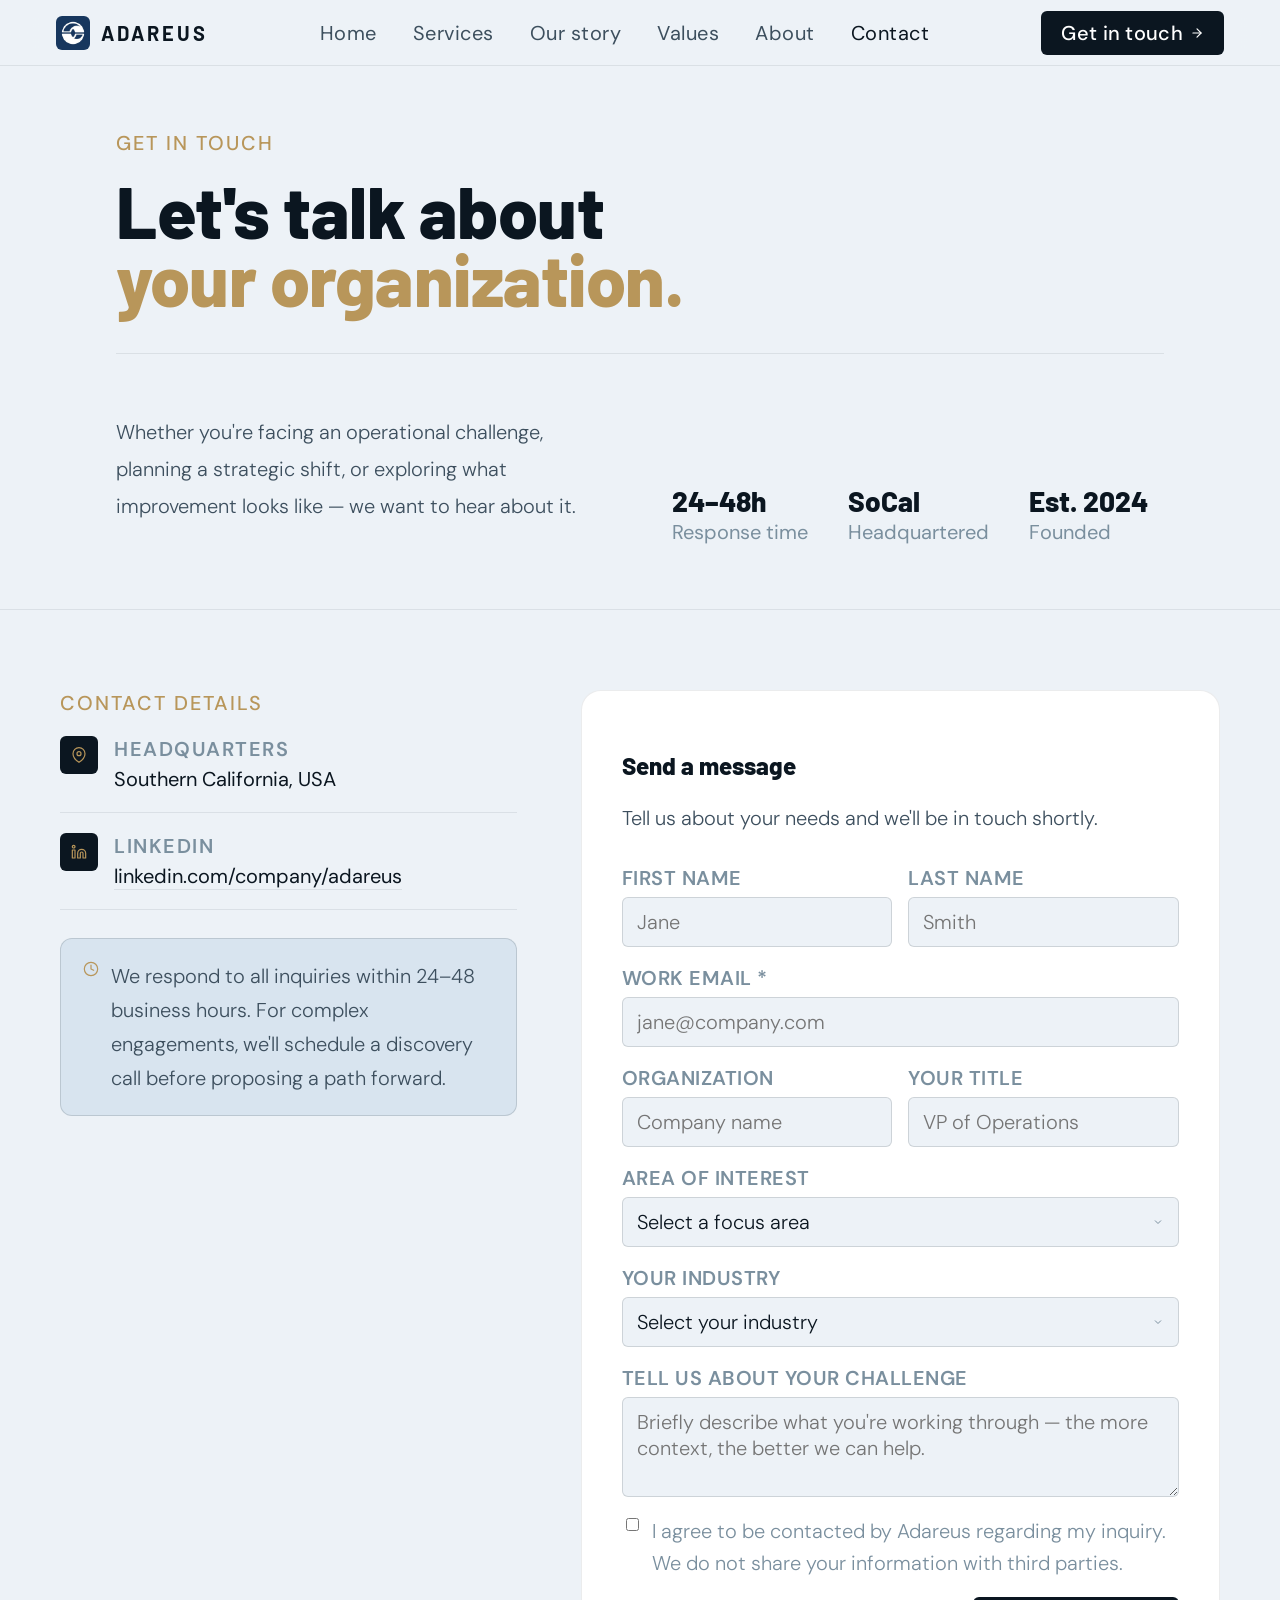
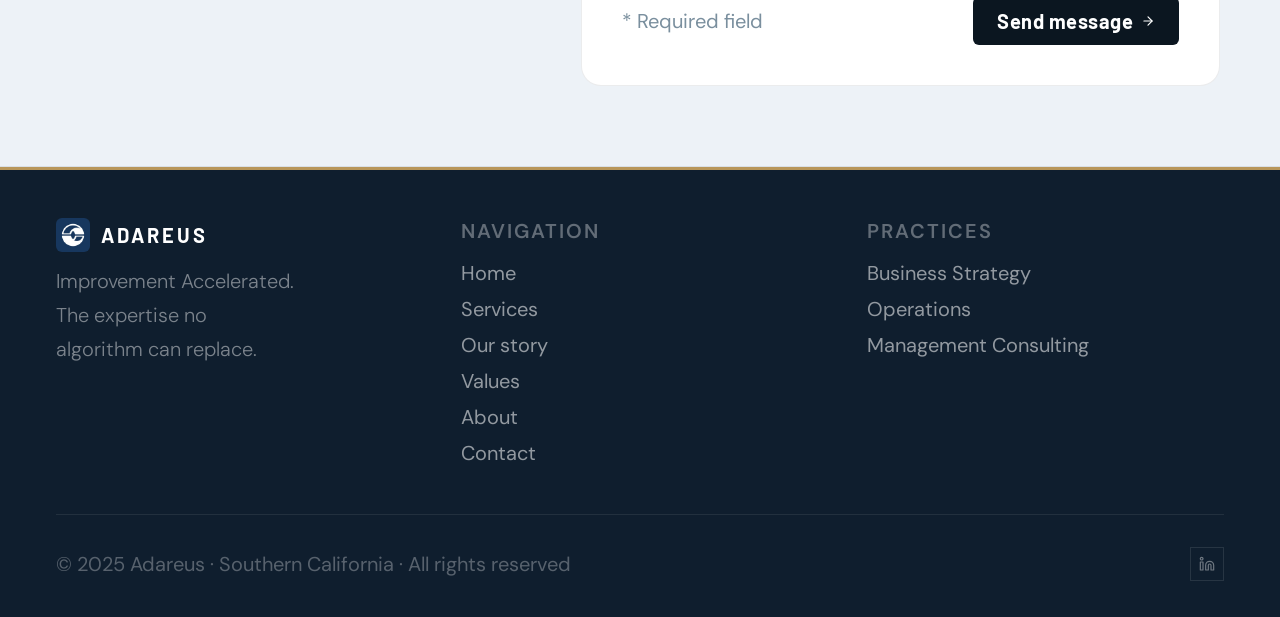
<file: contact.html>
<!DOCTYPE html>
<html lang="en">
<head>
  <meta charset="UTF-8" />
  <meta name="viewport" content="width=device-width, initial-scale=1.0" />
  <title>Contact — ADAREUS</title>
  <style>

@import url('https://fonts.googleapis.com/css2?family=Barlow:ital,wght@0,400;0,500;0,600;0,700;0,800;1,400&family=DM+Sans:opsz,wght@9..40,300;9..40,400;9..40,500&display=swap');


*, *::before, *::after { box-sizing: border-box; }
html, body { margin: 0; padding: 0; border: 0; outline: 0; }

/* Font sizes - 12pt base */
html { font-size: 20px; }
body { font-size: 20px; }
p { font-size: 20px; line-height: 1.85; }
.hero-sub { font-size: 20px !important; line-height: 1.75 !important; }
.story-block p { font-size: 20px !important; }
.founder-bio p { font-size: 20px !important; }
.service-desc-col p { font-size: 20px !important; }
.step-body p { font-size: 20px !important; }
.ai-point p { font-size: 20px !important; }
.problem-card p { font-size: 20px !important; }
nav .nav-links a { font-size: 20px; }
.eyebrow { font-size: 20px !important; letter-spacing: 2px !important; }
.footer-links-list a { font-size: 20px; }
.footer-tagline { font-size: 20px; }

:root {
  --ink:         #0b1620;
  --ink-mid:     #122233;
  --ink-light:   #1e3a52;
  --gold:        #b8965a;
  --gold-dim:    rgba(184,150,90,0.12);
  --gold-line:   rgba(184,150,90,0.3);
  --white:       #ffffff;
  --off-white:   #edf2f7;
  --cream:       #d8e4ef;
  --text-body:   #3d4f5e;
  --text-muted:  #7a8f9e;
  --border:      rgba(11,22,32,0.08);
  --border-mid:  rgba(11,22,32,0.14);
  --radius-sm:   6px;
  --radius-md:   12px;
  --radius-lg:   20px;
}

0,500;0,600;0,700;0,800;1,400&family=DM+Sans:opsz,wght@9..40,300;9..40,400;9..40,500&display=swap');

0,500;0,600;0,700;0,800;1,400&family=DM+Sans:opsz,wght@9..40,300;9..40,400;9..40,500&display=swap');

*, *::before, *::after { box-sizing: border-box; margin: 0; padding: 0; }

html { scroll-behavior: smooth; font-size: 20px; }

body {
  font-family: 'DM Sans', -apple-system, BlinkMacSystemFont, 'Segoe UI', Helvetica, Arial, sans-serif;
  background: var(--off-white);
  color: var(--ink);
  -webkit-font-smoothing: antialiased;
  min-height: 100vh;
}

/* ── NAV ── */
nav {
  position: fixed; top: 0; left: 0; right: 0; z-index: 100;
  display: flex; align-items: center; justify-content: space-between;
  padding: 0 56px; height: 66px;
  background: rgba(237,242,247,0.92);
  backdrop-filter: blur(16px);
  border-bottom: 1px solid var(--border);
}
.nav-logo { display: flex; align-items: center; gap: 11px; text-decoration: none; }
.logo-mark {
  width: 34px; height: 34px;
  display: flex; align-items: center; justify-content: center;
  overflow: hidden; border-radius: 6px;
}
.logo-wordmark {
  font-family: 'Barlow', 'Arial Narrow', Arial, sans-serif;
  font-size: 20px; font-weight: 700;
  letter-spacing: 3px; color: var(--ink);
}
.nav-links { display: flex; align-items: center; gap: 36px; }
.nav-links a {
  font-size: 20px; font-weight: 400; letter-spacing: 0.5px;
  color: var(--text-body); text-decoration: none;
  transition: color 0.2s;
}
.nav-links a:hover, .nav-links a.active { color: var(--ink); }
.nav-cta {
  display: inline-flex; align-items: center; gap: 7px;
  padding: 9px 20px; font-size: 20px; font-weight: 500;
  font-family: 'DM Sans', -apple-system, BlinkMacSystemFont, 'Segoe UI', Helvetica, Arial, sans-serif;
  color: var(--white); background: var(--ink);
  border: none; cursor: pointer; border-radius: var(--radius-sm);
  text-decoration: none; transition: opacity 0.2s;
  letter-spacing: 0.3px;
}
.nav-cta:hover { opacity: 0.85; }

/* ── PAGE SHELL ── */
.page { padding-top: 66px; }

/* ── TYPOGRAPHY ── */
.display {
  font-family: 'Barlow', 'Arial Narrow', Arial, sans-serif;
  font-weight: 700; letter-spacing: -0.5px; line-height: 1.05;
}
.heading {
  font-family: 'Barlow', 'Arial Narrow', Arial, sans-serif;
  font-weight: 600; letter-spacing: -0.3px; line-height: 1.15;
}
.eyebrow {
  font-size: 20px; font-weight: 500; letter-spacing: 2.5px;
  text-transform: uppercase; color: var(--gold);
}

/* ── BUTTONS ── */
.btn-dark {
  display: inline-flex; align-items: center; gap: 8px;
  padding: 13px 26px; font-size: 20px; font-weight: 500;
  font-family: 'DM Sans', -apple-system, BlinkMacSystemFont, 'Segoe UI', Helvetica, Arial, sans-serif;
  color: var(--white); background: var(--ink);
  border: none; border-radius: var(--radius-sm); cursor: pointer;
  text-decoration: none; transition: opacity 0.2s, transform 0.15s;
  letter-spacing: 0.2px;
}
.btn-dark:hover { opacity: 0.85; transform: translateY(-1px); }
.btn-outline {
  display: inline-flex; align-items: center; gap: 8px;
  padding: 12px 24px; font-size: 20px; font-weight: 400;
  font-family: 'DM Sans', -apple-system, BlinkMacSystemFont, 'Segoe UI', Helvetica, Arial, sans-serif;
  color: var(--text-body); background: transparent;
  border: 1px solid var(--border-mid); border-radius: var(--radius-sm);
  cursor: pointer; text-decoration: none;
  transition: border-color 0.2s, color 0.2s;
}
.btn-outline:hover { border-color: var(--ink); color: var(--ink); }

/* ── SECTION ── */
.section { padding: 96px 56px; }
.section-inner { max-width: 1160px; margin: 0 auto; }

/* ── LOGO TICKER ── */
/* ── TICKER ── */
.ticker-section {
  border-top: 1px solid var(--border);
  border-bottom: 1px solid var(--border);
  background: var(--white);
  display: flex; align-items: stretch;
}
.ticker-label-block {
  display: flex; align-items: center;
  padding: 0 24px;
  border-right: 1px solid var(--border);
  background: var(--cream);
  font-size: 20px; font-weight: 600; letter-spacing: 2px;
  text-transform: uppercase; color: var(--text-muted);
  white-space: nowrap; flex-shrink: 0; z-index: 1;
}
.ticker-viewport {
  overflow: hidden; flex: 1;
  -webkit-mask-image: linear-gradient(90deg, transparent 0%, black 6%, black 94%, transparent 100%);
  mask-image: linear-gradient(90deg, transparent 0%, black 6%, black 94%, transparent 100%);
}
.ticker-track {
  display: flex; width: max-content;
  animation: ticker-scroll 30s linear infinite;
  padding: 16px 0;
}
.ticker-track:hover { animation-play-state: paused; }
@keyframes ticker-scroll {
  from { transform: translateX(0); }
  to   { transform: translateX(-50%); }
}
.ticker-item {
  display: flex; align-items: center; gap: 10px;
  padding: 0 36px; border-right: 1px solid var(--border);
  font-family: 'Barlow', 'Arial Narrow', Arial, sans-serif;
  color: var(--text-body); white-space: nowrap;
  text-transform: uppercase; transition: color 0.2s;
}
.ticker-item:hover { color: var(--ink); }
.ticker-dot {
  width: 6px; height: 6px; border-radius: 50%;
  background: var(--gold); flex-shrink: 0;
}

/* ── FOOTER ── */
footer {
  border-top: 3px solid var(--gold);
  background: #0f1e2e; color: var(--white);
  padding: 48px 56px 36px;
}
.footer-top {
  display: grid; grid-template-columns: 1fr 1fr 1fr;
  gap: 48px; padding-bottom: 48px;
  border-bottom: 1px solid rgba(255,255,255,0.08);
  margin-bottom: 32px;
}
.footer-brand .logo-wordmark { color: var(--white); }
.footer-tagline {
  font-size: 20px; font-weight: 300; color: rgba(255,255,255,0.45);
  line-height: 1.7; margin-top: 12px; max-width: 240px;
}
.footer-col-label {
  font-size: 20px; font-weight: 600; letter-spacing: 2px;
  text-transform: uppercase; color: rgba(255,255,255,0.35);
  margin-bottom: 16px;
}
.footer-links-list { display: flex; flex-direction: column; gap: 10px; }
.footer-links-list a {
  font-size: 20px; color: rgba(255,255,255,0.55); text-decoration: none;
  transition: color 0.2s;
}
.footer-links-list a:hover { color: var(--white); }
.footer-bottom {
  display: flex; align-items: center; justify-content: space-between;
}
.footer-copy { font-size: 20px; color: rgba(255,255,255,0.3); }
.social-link {
  width: 34px; height: 34px; border: 1px solid rgba(255,255,255,0.1);
  display: flex; align-items: center; justify-content: center;
  color: rgba(255,255,255,0.4); text-decoration: none; font-size: 20px;
  transition: border-color 0.2s, color 0.2s;
}
.social-link:hover { border-color: var(--gold); color: var(--gold); }

/* ── ANIMATIONS ── */
@keyframes fadeUp {
  from { opacity: 0; transform: translateY(18px); }
  to   { opacity: 1; transform: translateY(0); }
}
.fu { animation: fadeUp 0.55s ease both; }
.d1 { animation-delay: 0.05s; }
.d2 { animation-delay: 0.15s; }
.d3 { animation-delay: 0.25s; }
.d4 { animation-delay: 0.38s; }
.d5 { animation-delay: 0.50s; }

/* ── RESPONSIVE ── */
@media (max-width: 860px) {
  nav { padding: 0 20px; }
  .nav-links { display: none; }
  .section { padding: 64px 20px; }
  footer { padding: 48px 20px 32px; }
  .footer-top { grid-template-columns: 1fr; gap: 32px; }
  .footer-bottom { flex-direction: column; gap: 16px; }
}

  

body { font-size: 20px; }
p { font-size: 20px; line-height: 1.85; }
.founder-bio p { font-size: 20px !important; }
.story-block p { font-size: 20px !important; }
nav .nav-links a { font-size: 20px; }

/* === PAGE COMPONENTS === */

    /* HERO */
    .hero {
      padding: 64px 56px 64px;
      border-bottom: 1px solid var(--border);
      max-width: 1160px; margin: 0 auto;
    }
    .hero-kicker {
      display: inline-flex; align-items: center; gap: 8px;
      border: 1px solid var(--gold-line); padding: 5px 14px;
      border-radius: 20px; margin-bottom: 40px;
    }
    .hero-kicker span { font-size: 20px; color: var(--gold); font-weight: 500; letter-spacing: 1.5px; text-transform: uppercase; }
    .hero h1 {
      font-family: 'Barlow', 'Arial Narrow', Arial, sans-serif;
      font-size: clamp(52px, 7vw, 96px);
      font-weight: 800; line-height: 0.95; letter-spacing: -0.5px;
      color: var(--ink); margin-bottom: 36px;
    }
    .hero h1 em { font-style: normal; color: var(--gold); }
    .hero-bottom {
      display: grid; grid-template-columns: 1fr 1fr; gap: 64px;
      align-items: end; padding-top: 40px; border-top: 1px solid var(--border);
    }
    .hero-sub {
      font-size: 20px; font-weight: 300; line-height: 1.8;
      color: var(--text-body); max-width: 440px;
    }
    .hero-right { display: flex; flex-direction: column; gap: 24px; align-items: flex-end; }
    .hero-actions { display: flex; gap: 12px; }
    .hero-stats { display: flex; gap: 40px; }
    .stat-num {
      font-family: 'Barlow', 'Arial Narrow', Arial, sans-serif;
      font-size: 30px; font-weight: 700; color: var(--ink); line-height: 1; margin-bottom: 3px;
    }
    .stat-label { font-size: 20px; color: var(--text-muted); }

    /* AI BANNER */
    .ai-banner {
      background: var(--ink-light); color: var(--white);
      padding: 56px;
      border-bottom: 1px solid rgba(255,255,255,0.06);
    }
    .ai-banner-inner {
      max-width: 1160px; margin: 0 auto;
      display: grid; grid-template-columns: 1fr 1fr; gap: 64px; align-items: center;
    }
    .ai-banner-left {}
    .ai-banner-left .eyebrow { color: var(--gold); margin-bottom: 20px; }
    .ai-banner-left h2 {
      font-family: 'Barlow', 'Arial Narrow', Arial, sans-serif;
      font-size: clamp(26px, 3vw, 40px); font-weight: 700;
      line-height: 1.1; letter-spacing: -0.5px; color: var(--white);
    }
    .ai-banner-left h2 em { font-style: normal; color: var(--gold); }
    .ai-dividers { display: flex; flex-direction: column; gap: 0; }
    .ai-point {
      display: flex; gap: 18px; align-items: flex-start;
      padding: 22px 0; border-bottom: 1px solid rgba(255,255,255,0.07);
    }
    .ai-point:first-child { border-top: 1px solid rgba(255,255,255,0.07); }
    .ai-point-icon {
      width: 38px; height: 38px;
      display: flex; align-items: center; justify-content: center;
      color: var(--gold); flex-shrink: 0;
    }
    .ai-point h4 { font-size: 20px; font-weight: 600; margin-bottom: 5px; }
    .ai-point p { font-size: 20px; font-weight: 300; color: rgba(255,255,255,0.5); line-height: 1.65; }

    /* PROBLEM */
    .problem-section {
      padding: 104px 56px;
      border-bottom: 1px solid var(--border);
    }
    .problem-inner { max-width: 1160px; margin: 0 auto; }
    .problem-header { max-width: 680px; margin-bottom: 64px; }
    .problem-header .display { font-size: clamp(28px, 3.5vw, 44px); margin-top: 16px; margin-bottom: 20px; }
    .problem-header p { font-size: 20px; font-weight: 300; color: var(--text-body); line-height: 1.8; }
    .problem-grid {
      display: grid; grid-template-columns: repeat(3, 1fr); gap: 1px;
      background: var(--border); border: 1px solid var(--border);
    }
    .problem-card {
      background: var(--off-white); padding: 36px 30px;
      transition: background 0.25s;
    }
    .problem-card:hover { background: var(--cream); }
    .problem-icon {
      width: 42px; height: 42px; background: var(--ink);
      display: flex; align-items: center; justify-content: center;
      color: var(--gold); margin-bottom: 20px;
      border-radius: var(--radius-sm);
    }
    .problem-card h3 { font-size: 20px; font-weight: 600; margin-bottom: 10px; color: var(--ink); }
    .problem-card p { font-size: 20px; font-weight: 300; color: var(--text-body); line-height: 1.7; }

    /* SERVICES */
    .services-section {
      padding: 104px 56px;
      background: var(--ink-mid); color: var(--white);
      border-bottom: 1px solid rgba(255,255,255,0.06);
    }
    .services-inner { max-width: 1160px; margin: 0 auto; }
    .services-header {
      display: flex; justify-content: space-between; align-items: flex-end;
      margin-bottom: 64px;
    }
    .services-header .eyebrow { color: var(--gold); }
    .services-header .display { font-size: clamp(28px, 3.5vw, 44px); margin-top: 16px; color: var(--white); }
    .services-grid { display: flex; flex-direction: column; }
    .service-row {
      display: grid; grid-template-columns: 80px 1fr 2fr auto;
      align-items: start; gap: 40px; padding: 44px 0;
      border-top: 1px solid rgba(255,255,255,0.07);
      cursor: default; transition: background 0.2s;
    }
    .service-row:last-child { border-bottom: 1px solid rgba(255,255,255,0.07); }
    .service-row:hover { background: rgba(255,255,255,0.02); margin: 0 -56px; padding-left: 56px; padding-right: 56px; }
    .service-index {
      font-family: 'Barlow', 'Arial Narrow', Arial, sans-serif;
      font-size: 20px; font-weight: 600; color: var(--gold);
      letter-spacing: 1px; padding-top: 4px;
    }
    .service-name-col h3 {
      font-family: 'Barlow', 'Arial Narrow', Arial, sans-serif;
      font-size: 20px; font-weight: 700; color: var(--white); margin-bottom: 8px;
    }
    .service-name-col .service-tag {
      display: inline-block; font-size: 20px; padding: 3px 10px;
      border: 1px solid rgba(255,255,255,0.25); color: rgba(255,255,255,0.6);
      border-radius: 20px; letter-spacing: 1px; text-transform: uppercase;
    }
    .service-desc-col p { font-size: 20px; font-weight: 300; color: rgba(255,255,255,0.75); line-height: 1.75; }
    .service-items-col { display: flex; flex-direction: column; gap: 7px; min-width: 220px; }
    .svc-item { display: flex; align-items: center; gap: 8px; font-size: 20px; color: rgba(255,255,255,0.7); }
    .svc-item i { font-size: 20px; color: var(--gold); }

    /* INDUSTRIES */
    .industries-section {
      padding: 80px 56px;
      border-bottom: 1px solid var(--border);
      background: var(--off-white);
    }
    .industries-inner { max-width: 1160px; margin: 0 auto; }
    .industries-grid { display: grid; grid-template-columns: 1fr 1fr; gap: 20px; margin-top: 48px; }
    .industry-card {
      background: var(--white); border: 1px solid var(--border);
      border-radius: var(--radius-lg); padding: 40px 36px;
      transition: border-color 0.25s, transform 0.25s;
    }
    .industry-card:hover { border-color: var(--gold-line); transform: translateY(-3px); }
    .industry-card-icon {
      width: 44px; height: 44px; background: var(--ink);
      display: flex; align-items: center; justify-content: center;
      color: var(--gold); margin-bottom: 20px;
      border-radius: var(--radius-sm);
    }
    .industry-card h3 {
      font-family: 'Barlow', 'Arial Narrow', Arial, sans-serif;
      font-size: 20px; font-weight: 700; margin-bottom: 12px;
    }
    .industry-card p { font-size: 20px; font-weight: 300; color: var(--text-body); line-height: 1.75; margin-bottom: 20px; }
    .industry-tags { display: flex; flex-wrap: wrap; gap: 7px; }
    .itag {
      font-size: 20px; padding: 4px 12px;
      border: 1px solid var(--border-mid); border-radius: 20px; color: var(--text-body);
    }

    /* APPROACH */
    .approach-section {
      padding: 104px 56px;
      border-bottom: 1px solid var(--border);
      background: var(--white);
    }
    .approach-inner { max-width: 1160px; margin: 0 auto; }
    .approach-grid { display: grid; grid-template-columns: 1fr 1fr; gap: 80px; }
    .approach-left .display { font-size: clamp(28px, 3.5vw, 44px); margin-top: 16px; margin-bottom: 24px; }
    .approach-left p { font-size: 20px; font-weight: 300; color: var(--text-body); line-height: 1.8; margin-bottom: 36px; }
    .approach-steps { display: flex; flex-direction: column; }
    .approach-step {
      display: grid; grid-template-columns: 40px 1fr;
      gap: 20px; padding: 28px 0; border-bottom: 1px solid var(--border);
    }
    .approach-step:first-child { border-top: 1px solid var(--border); }
    .step-num {
      font-family: 'Barlow', 'Arial Narrow', Arial, sans-serif;
      font-size: 20px; font-weight: 700; color: var(--gold); padding-top: 2px;
    }
    .step-body h4 { font-size: 20px; font-weight: 600; margin-bottom: 6px; }
    .step-body p { font-size: 20px; font-weight: 300; color: var(--text-body); line-height: 1.65; }

    @media (max-width: 860px) {
      .hero { padding: 64px 20px 56px; }
      .hero h1 { font-size: 52px; letter-spacing: -0.5px; }
      .hero-bottom { grid-template-columns: 1fr; gap: 32px; }
      .hero-right { align-items: flex-start; }
      .ai-banner { padding: 56px 20px; }
      .ai-banner-inner { grid-template-columns: 1fr; gap: 40px; }
      .problem-section, .services-section, .approach-section, .industries-section { padding: 64px 20px; }
      .problem-grid { grid-template-columns: 1fr; }
      .service-row { grid-template-columns: 1fr; gap: 16px; }
      .service-row:hover { margin: 0; padding: 44px 0; }
      .approach-grid, .industries-grid { grid-template-columns: 1fr; }
    }
  
  

/* === ALL COMPONENTS === */

    .page-hero {
      padding: 96px 56px 80px;
      border-bottom: 1px solid var(--border);
      max-width: 1160px; margin: 0 auto;
    }
    .page-hero h1 {
      font-family: 'Barlow', 'Arial Narrow', Arial, sans-serif;
      font-size: clamp(44px, 6vw, 80px);
      font-weight: 800; line-height: 0.95; letter-spacing: -0.5px;
      color: var(--ink); margin: 20px 0 0;
    }
    .page-hero h1 em { font-style: normal; color: var(--gold); }
    .hero-split {
      display: grid; grid-template-columns: 1fr 1fr; gap: 64px;
      padding-top: 40px; border-top: 1px solid var(--border); margin-top: 40px;
    }
    .hero-split p { font-size: 20px; font-weight: 300; color: var(--text-body); line-height: 1.85; }
    .hero-meta { display: flex; gap: 40px; align-items: flex-end; flex-wrap: wrap; }
    .meta-item .stat-num {
      font-family: 'Barlow', 'Arial Narrow', Arial, sans-serif;
      font-size: 32px; font-weight: 700; color: var(--ink); line-height: 1; margin-bottom: 4px;
    }
    .meta-item .stat-label { font-size: 20px; color: var(--text-muted); }

    /* POSITIONING STATEMENT */
    .positioning {
      background: var(--ink-mid); color: var(--white);
      padding: 80px 56px;
      border-bottom: 1px solid rgba(255,255,255,0.06);
    }
    .positioning-inner {
      max-width: 1160px; margin: 0 auto;
      display: grid; grid-template-columns: 1fr 1fr; gap: 80px; align-items: start;
    }
    .positioning-left h2 {
      font-family: 'Barlow', 'Arial Narrow', Arial, sans-serif;
      font-size: clamp(26px, 3vw, 38px); font-weight: 700;
      line-height: 1.15; letter-spacing: -0.5px; margin-top: 18px;
    }
    .positioning-left h2 em { font-style: normal; color: var(--gold); }
    .positioning-right { display: flex; flex-direction: column; gap: 24px; padding-top: 6px; }
    .pos-point { display: flex; gap: 14px; align-items: flex-start; }
    .pos-num {
      font-family: 'Barlow', 'Arial Narrow', Arial, sans-serif;
      font-size: 20px; font-weight: 700; color: var(--gold);
      letter-spacing: 1px; padding-top: 3px; flex-shrink: 0; min-width: 24px;
    }
    .pos-point p { font-size: 20px; font-weight: 300; color: rgba(255,255,255,0.78); line-height: 1.7; }
    .pos-point strong { color: var(--white); font-weight: 500; }

    /* STORY */
    .story-section { padding: 104px 56px; border-bottom: 1px solid var(--border); }
    .story-inner { max-width: 1160px; margin: 0 auto; }
    .story-grid { display: grid; grid-template-columns: 320px 1fr; gap: 80px; }
    .story-sidebar { position: sticky; top: 90px; align-self: start; }
    .story-sidebar .display { font-size: 26px; margin-top: 14px; margin-bottom: 16px; }
    .story-sidebar p { font-size: 20px; font-weight: 300; color: var(--text-body); line-height: 1.8; }
    .story-blocks { display: flex; flex-direction: column; }
    .story-block { padding: 36px 0; border-bottom: 1px solid var(--border); }
    .story-block:first-child { padding-top: 0; }
    .story-block h3 { font-size: 20px; font-weight: 700; margin-bottom: 12px; color: var(--ink); padding-left: 16px; border-left: 3px solid var(--gold); }
    .story-block p { font-size: 20px; font-weight: 300; color: var(--text-body); line-height: 1.85; }
    .story-block p + p { margin-top: 12px; }

    /* VALUES */
    .values-section { padding: 104px 56px; background: var(--off-white); border-bottom: 1px solid var(--border); }
    .values-inner { max-width: 1160px; margin: 0 auto; }
    .values-header { margin-bottom: 56px; }
    .values-header .display { font-size: clamp(26px, 3vw, 38px); margin-top: 14px; }
    .values-grid { display: grid; grid-template-columns: repeat(4, 1fr); gap: 20px; }
    .value-card {
      background: var(--white); padding: 32px 26px;
      border: 1px solid var(--border); border-radius: var(--radius-md);
    }
    .value-icon {
      width: 42px; height: 42px; background: var(--ink);
      display: flex; align-items: center; justify-content: center;
      color: var(--gold); margin-bottom: 18px;
      border-radius: var(--radius-sm);
    }
    .value-card h4 { font-size: 20px; font-weight: 600; margin-bottom: 9px; }
    .value-card p { font-size: 20px; font-weight: 300; color: var(--text-body); line-height: 1.7; }

    /* TEAM */
    .team-section { padding: 104px 56px; border-bottom: 1px solid var(--border); }
    .team-inner { max-width: 1160px; margin: 0 auto; }
    .team-header { margin-bottom: 72px; }
    .team-header .display { font-size: clamp(26px, 3vw, 38px); margin-top: 14px; }
    .founder {
      display: grid; grid-template-columns: 280px 1fr; gap: 64px;
      padding: 72px 0; border-top: 1px solid var(--border);
    }
    .founder:last-child { border-bottom: 1px solid var(--border); }
    .founder-photo {
      width: 100%; aspect-ratio: 1/1;
      object-fit: cover; object-position: center top;
      border-radius: var(--radius-md);
      margin-bottom: 22px;
      display: block;
      filter: grayscale(8%);
    }
    .founder-name { font-size: 20px; font-weight: 700; margin-bottom: 3px; }
    .founder-role { font-size: 20px; font-weight: 500; letter-spacing: 2px; text-transform: uppercase; color: var(--gold); margin-bottom: 20px; }
    .founder-tags { display: flex; flex-wrap: wrap; gap: 7px; }
    .ftag { font-size: 20px; padding: 4px 11px; border: 1px solid var(--border-mid); border-radius: 20px; color: var(--text-body); }
    .founder-bio { font-size: 20px; font-weight: 300; color: var(--text-body); line-height: 1.9; margin-bottom: 28px; }
    .founder-bio p + p { margin-top: 13px; }
    .founder-highlights { display: flex; flex-direction: column; border: 1px solid var(--border); border-radius: var(--radius-md); overflow: hidden; }
    .highlight { display: flex; align-items: flex-start; gap: 12px; padding: 14px 18px; border-bottom: 1px solid var(--border); }
    .highlight:last-child { border-bottom: none; }
    .highlight i { color: var(--gold); font-size: 20px; padding-top: 2px; flex-shrink: 0; }
    .highlight span { font-size: 20px; color: var(--text-body); line-height: 1.5; }

    /* CTA */
    .about-cta { padding: 104px 56px; background: var(--ink); text-align: center; }
    .about-cta .eyebrow { color: var(--gold); justify-content: center; }
    .about-cta .display { font-size: clamp(32px, 4vw, 56px); color: var(--white); margin: 18px auto 20px; max-width: 640px; }
    .about-cta p { font-size: 20px; font-weight: 300; color: rgba(255,255,255,0.5); margin: 0 auto 40px; max-width: 460px; line-height: 1.8; }

    @media (max-width: 860px) {
      .page-hero { padding: 64px 20px 56px; }
      .hero-split, .story-grid, .founder, .positioning-inner { grid-template-columns: 1fr; gap: 36px; }
      .story-sidebar { position: static; }
      .values-grid { grid-template-columns: 1fr 1fr; }
      .story-section, .values-section, .team-section, .about-cta, .positioning { padding: 64px 20px; }
    }
  

    /* HERO */
    .hero {
      padding: 64px 56px 64px;
      border-bottom: 1px solid var(--border);
      max-width: 1160px; margin: 0 auto;
    }
    .hero-kicker {
      display: inline-flex; align-items: center; gap: 8px;
      border: 1px solid var(--gold-line); padding: 5px 14px;
      border-radius: 20px; margin-bottom: 40px;
    }
    .hero-kicker span { font-size: 20px; color: var(--gold); font-weight: 500; letter-spacing: 1.5px; text-transform: uppercase; }
    .hero h1 {
      font-family: 'Barlow', 'Arial Narrow', Arial, sans-serif;
      font-size: clamp(52px, 7vw, 96px);
      font-weight: 800; line-height: 0.95; letter-spacing: -0.5px;
      color: var(--ink); margin-bottom: 36px;
    }
    .hero h1 em { font-style: normal; color: var(--gold); }
    .hero-bottom {
      display: grid; grid-template-columns: 1fr 1fr; gap: 64px;
      align-items: end; padding-top: 40px; border-top: 1px solid var(--border);
    }
    .hero-sub {
      font-size: 20px; font-weight: 300; line-height: 1.8;
      color: var(--text-body); max-width: 440px;
    }
    .hero-right { display: flex; flex-direction: column; gap: 24px; align-items: flex-end; }
    .hero-actions { display: flex; gap: 12px; }
    .hero-stats { display: flex; gap: 40px; }
    .stat-num {
      font-family: 'Barlow', 'Arial Narrow', Arial, sans-serif;
      font-size: 30px; font-weight: 700; color: var(--ink); line-height: 1; margin-bottom: 3px;
    }
    .stat-label { font-size: 20px; color: var(--text-muted); }

    /* AI BANNER */
    .ai-banner {
      background: var(--ink-light); color: var(--white);
      padding: 56px;
      border-bottom: 1px solid rgba(255,255,255,0.06);
    }
    .ai-banner-inner {
      max-width: 1160px; margin: 0 auto;
      display: grid; grid-template-columns: 1fr 1fr; gap: 64px; align-items: center;
    }
    .ai-banner-left {}
    .ai-banner-left .eyebrow { color: var(--gold); margin-bottom: 20px; }
    .ai-banner-left h2 {
      font-family: 'Barlow', 'Arial Narrow', Arial, sans-serif;
      font-size: clamp(26px, 3vw, 40px); font-weight: 700;
      line-height: 1.1; letter-spacing: -0.5px; color: var(--white);
    }
    .ai-banner-left h2 em { font-style: normal; color: var(--gold); }
    .ai-dividers { display: flex; flex-direction: column; gap: 0; }
    .ai-point {
      display: flex; gap: 18px; align-items: flex-start;
      padding: 22px 0; border-bottom: 1px solid rgba(255,255,255,0.07);
    }
    .ai-point:first-child { border-top: 1px solid rgba(255,255,255,0.07); }
    .ai-point-icon {
      width: 38px; height: 38px;
      display: flex; align-items: center; justify-content: center;
      color: var(--gold); flex-shrink: 0;
    }
    .ai-point h4 { font-size: 20px; font-weight: 600; margin-bottom: 5px; }
    .ai-point p { font-size: 20px; font-weight: 300; color: rgba(255,255,255,0.5); line-height: 1.65; }

    /* PROBLEM */
    .problem-section {
      padding: 104px 56px;
      border-bottom: 1px solid var(--border);
    }
    .problem-inner { max-width: 1160px; margin: 0 auto; }
    .problem-header { max-width: 680px; margin-bottom: 64px; }
    .problem-header .display { font-size: clamp(28px, 3.5vw, 44px); margin-top: 16px; margin-bottom: 20px; }
    .problem-header p { font-size: 20px; font-weight: 300; color: var(--text-body); line-height: 1.8; }
    .problem-grid {
      display: grid; grid-template-columns: repeat(3, 1fr); gap: 1px;
      background: var(--border); border: 1px solid var(--border);
    }
    .problem-card {
      background: var(--off-white); padding: 36px 30px;
      transition: background 0.25s;
    }
    .problem-card:hover { background: var(--cream); }
    .problem-icon {
      width: 42px; height: 42px; background: var(--ink);
      display: flex; align-items: center; justify-content: center;
      color: var(--gold); margin-bottom: 20px;
      border-radius: var(--radius-sm);
    }
    .problem-card h3 { font-size: 20px; font-weight: 600; margin-bottom: 10px; color: var(--ink); }
    .problem-card p { font-size: 20px; font-weight: 300; color: var(--text-body); line-height: 1.7; }

    /* SERVICES */
    .services-section {
      padding: 104px 56px;
      background: var(--ink-mid); color: var(--white);
      border-bottom: 1px solid rgba(255,255,255,0.06);
    }
    .services-inner { max-width: 1160px; margin: 0 auto; }
    .services-header {
      display: flex; justify-content: space-between; align-items: flex-end;
      margin-bottom: 64px;
    }
    .services-header .eyebrow { color: var(--gold); }
    .services-header .display { font-size: clamp(28px, 3.5vw, 44px); margin-top: 16px; color: var(--white); }
    .services-grid { display: flex; flex-direction: column; }
    .service-row {
      display: grid; grid-template-columns: 80px 1fr 2fr auto;
      align-items: start; gap: 40px; padding: 44px 0;
      border-top: 1px solid rgba(255,255,255,0.07);
      cursor: default; transition: background 0.2s;
    }
    .service-row:last-child { border-bottom: 1px solid rgba(255,255,255,0.07); }
    .service-row:hover { background: rgba(255,255,255,0.02); margin: 0 -56px; padding-left: 56px; padding-right: 56px; }
    .service-index {
      font-family: 'Barlow', 'Arial Narrow', Arial, sans-serif;
      font-size: 20px; font-weight: 600; color: var(--gold);
      letter-spacing: 1px; padding-top: 4px;
    }
    .service-name-col h3 {
      font-family: 'Barlow', 'Arial Narrow', Arial, sans-serif;
      font-size: 20px; font-weight: 700; color: var(--white); margin-bottom: 8px;
    }
    .service-name-col .service-tag {
      display: inline-block; font-size: 20px; padding: 3px 10px;
      border: 1px solid rgba(255,255,255,0.25); color: rgba(255,255,255,0.6);
      border-radius: 20px; letter-spacing: 1px; text-transform: uppercase;
    }
    .service-desc-col p { font-size: 20px; font-weight: 300; color: rgba(255,255,255,0.75); line-height: 1.75; }
    .service-items-col { display: flex; flex-direction: column; gap: 7px; min-width: 220px; }
    .svc-item { display: flex; align-items: center; gap: 8px; font-size: 20px; color: rgba(255,255,255,0.7); }
    .svc-item i { font-size: 20px; color: var(--gold); }

    /* INDUSTRIES */
    .industries-section {
      padding: 80px 56px;
      border-bottom: 1px solid var(--border);
      background: var(--off-white);
    }
    .industries-inner { max-width: 1160px; margin: 0 auto; }
    .industries-grid { display: grid; grid-template-columns: 1fr 1fr; gap: 20px; margin-top: 48px; }
    .industry-card {
      background: var(--white); border: 1px solid var(--border);
      border-radius: var(--radius-lg); padding: 40px 36px;
      transition: border-color 0.25s, transform 0.25s;
    }
    .industry-card:hover { border-color: var(--gold-line); transform: translateY(-3px); }
    .industry-card-icon {
      width: 44px; height: 44px; background: var(--ink);
      display: flex; align-items: center; justify-content: center;
      color: var(--gold); margin-bottom: 20px;
      border-radius: var(--radius-sm);
    }
    .industry-card h3 {
      font-family: 'Barlow', 'Arial Narrow', Arial, sans-serif;
      font-size: 20px; font-weight: 700; margin-bottom: 12px;
    }
    .industry-card p { font-size: 20px; font-weight: 300; color: var(--text-body); line-height: 1.75; margin-bottom: 20px; }
    .industry-tags { display: flex; flex-wrap: wrap; gap: 7px; }
    .itag {
      font-size: 20px; padding: 4px 12px;
      border: 1px solid var(--border-mid); border-radius: 20px; color: var(--text-body);
    }

    /* APPROACH */
    .approach-section {
      padding: 104px 56px;
      border-bottom: 1px solid var(--border);
      background: var(--white);
    }
    .approach-inner { max-width: 1160px; margin: 0 auto; }
    .approach-grid { display: grid; grid-template-columns: 1fr 1fr; gap: 80px; }
    .approach-left .display { font-size: clamp(28px, 3.5vw, 44px); margin-top: 16px; margin-bottom: 24px; }
    .approach-left p { font-size: 20px; font-weight: 300; color: var(--text-body); line-height: 1.8; margin-bottom: 36px; }
    .approach-steps { display: flex; flex-direction: column; }
    .approach-step {
      display: grid; grid-template-columns: 40px 1fr;
      gap: 20px; padding: 28px 0; border-bottom: 1px solid var(--border);
    }
    .approach-step:first-child { border-top: 1px solid var(--border); }
    .step-num {
      font-family: 'Barlow', 'Arial Narrow', Arial, sans-serif;
      font-size: 20px; font-weight: 700; color: var(--gold); padding-top: 2px;
    }
    .step-body h4 { font-size: 20px; font-weight: 600; margin-bottom: 6px; }
    .step-body p { font-size: 20px; font-weight: 300; color: var(--text-body); line-height: 1.65; }

    @media (max-width: 860px) {
      .hero { padding: 64px 20px 56px; }
      .hero h1 { font-size: 52px; letter-spacing: -0.5px; }
      .hero-bottom { grid-template-columns: 1fr; gap: 32px; }
      .hero-right { align-items: flex-start; }
      .ai-banner { padding: 56px 20px; }
      .ai-banner-inner { grid-template-columns: 1fr; gap: 40px; }
      .problem-section, .services-section, .approach-section, .industries-section { padding: 64px 20px; }
      .problem-grid { grid-template-columns: 1fr; }
      .service-row { grid-template-columns: 1fr; gap: 16px; }
      .service-row:hover { margin: 0; padding: 44px 0; }
      .approach-grid, .industries-grid { grid-template-columns: 1fr; }
    }
  

/* ── Contact page ── */
.contact-grid {
  display: grid;
  grid-template-columns: 1fr 1.4fr;
  gap: 64px;
  align-items: start;
}
.contact-details { display: flex; flex-direction: column; gap: 0; }
.contact-detail {
  display: flex; gap: 16px; align-items: flex-start;
  padding: 20px 0; border-bottom: 1px solid var(--border);
}
.contact-detail:first-child { padding-top: 0; }
.detail-icon {
  width: 38px; height: 38px; background: var(--ink);
  border-radius: var(--radius-sm);
  display: flex; align-items: center; justify-content: center;
  flex-shrink: 0;
}
.detail-label { font-size: 20px; font-weight: 600; letter-spacing: 1.5px; text-transform: uppercase; color: var(--text-muted); margin-bottom: 4px; }
.detail-value { font-size: 20px; font-weight: 400; color: var(--ink); }
.detail-value a { color: var(--ink); text-decoration: none; border-bottom: 1px solid var(--border); }
.detail-value a:hover { border-color: var(--gold); color: var(--gold); }
.response-box {
  margin-top: 28px; padding: 20px 22px;
  background: var(--cream); border-radius: var(--radius-md);
  border: 1px solid var(--border-mid);
  display: flex; gap: 12px; align-items: flex-start;
}
.response-box svg { flex-shrink: 0; margin-top: 2px; }
.response-box p { font-size: 20px; font-weight: 300; color: var(--text-body); line-height: 1.7; margin: 0; }
.form-card {
  background: var(--white); border: 1px solid var(--border);
  border-radius: var(--radius-lg); padding: 40px 40px;
}
.form-card h2 { font-family: 'Barlow','Arial Narrow',Arial,sans-serif; font-size: 24px; font-weight: 800; color: var(--ink); margin-bottom: 8px; }
.form-intro { font-size: 20px; font-weight: 300; color: var(--text-body); margin-bottom: 28px; }
.form-fields { display: flex; flex-direction: column; gap: 18px; }
.form-row { display: grid; grid-template-columns: 1fr 1fr; gap: 16px; }
.form-group { display: flex; flex-direction: column; gap: 6px; }
.form-label { font-size: 20px; font-weight: 600; letter-spacing: 0.5px; color: var(--text-muted); text-transform: uppercase; }
.form-input, .form-select, .form-textarea {
  width: 100%; padding: 11px 14px;
  background: var(--off-white); border: 1px solid var(--border-mid);
  border-radius: var(--radius-sm); font-family: inherit;
  font-size: 20px; font-weight: 300; color: var(--ink);
  outline: none; transition: border-color 0.15s;
  box-sizing: border-box;
}
.form-input:focus, .form-select:focus, .form-textarea:focus {
  border-color: var(--gold); background: var(--white);
}
.form-select {
  cursor: pointer;
  background-image: url("data:image/svg+xml,%3Csvg xmlns='http://www.w3.org/2000/svg' width='12' height='12' viewBox='0 0 24 24' fill='none' stroke='%237a8f9e' stroke-width='2'%3E%3Cpath d='M6 9l6 6 6-6'/%3E%3C/svg%3E");
  background-repeat: no-repeat;
  background-position: right 14px center;
  padding-right: 36px;
  appearance: none; -webkit-appearance: none;
}
.form-textarea { resize: vertical; min-height: 100px; }
.form-check { display: flex; gap: 10px; align-items: flex-start; }
.form-check input { margin-top: 3px; flex-shrink: 0; accent-color: var(--gold); }
.form-check label { font-size: 20px; font-weight: 300; color: var(--text-muted); line-height: 1.6; }
.form-footer { display: flex; align-items: center; justify-content: space-between; gap: 16px; flex-wrap: wrap; }
.form-note { font-size: 20px; color: var(--text-muted); }
.btn-submit {
  display: inline-flex; align-items: center; gap: 8px;
  background: var(--ink); color: var(--white);
  padding: 12px 24px; border-radius: var(--radius-sm);
  font-family: 'Barlow','Arial Narrow',Arial,sans-serif;
  font-size: 20px; font-weight: 700; letter-spacing: 0.5px;
  border: none; cursor: pointer; transition: background 0.15s;
}
.btn-submit:hover { background: var(--ink-mid); }
.form-success {
  display: none; text-align: center;
  padding: 40px 20px;
}
.form-success.visible { display: block; }
.success-icon {
  width: 52px; height: 52px; border-radius: 50%;
  background: var(--gold-dim); border: 1px solid var(--gold-line);
  display: flex; align-items: center; justify-content: center;
  margin: 0 auto 16px;
}
.success-title { font-family: 'Barlow','Arial Narrow',Arial,sans-serif; font-size: 22px; font-weight: 800; color: var(--ink); margin-bottom: 10px; }
.success-sub { font-size: 20px; font-weight: 300; color: var(--text-body); line-height: 1.7; }
@media (max-width: 768px) {
  .contact-grid { grid-template-columns: 1fr; gap: 40px; }
  .form-row { grid-template-columns: 1fr; }
  .form-footer { flex-direction: column; align-items: flex-start; gap: 14px; }
  .form-card { padding: 28px 20px; }
}

  </style>
  <script>
    function handleSubmit() {
      document.getElementById('contact-form').style.display = 'none';
      document.getElementById('form-success').classList.add('visible');
    }
  </script>
</head>
<body>
<nav>
  <a class="nav-logo" href="index.html">
    <div class="logo-mark"><img src="logo.jpg" alt="Adareus logo" style="width:34px;height:34px;display:block;" /></div>
    <span class="logo-wordmark">ADAREUS</span>
  </a>
  <div class="nav-links">
    <a href="index.html">Home</a>
    <a href="services.html">Services</a>
    <a href="story.html">Our story</a>
    <a href="values.html">Values</a>
    <a href="about.html">About</a>
    <a href="contact.html" class="active">Contact</a>
  </div>
  <a class="nav-cta" href="contact.html">Get in touch <svg width="14" height="14" viewBox="0 0 24 24" fill="none" stroke="currentColor" stroke-width="2" stroke-linecap="round" stroke-linejoin="round"><line x1="5" y1="12" x2="19" y2="12"/><polyline points="12 5 19 12 12 19"/></svg></a>
</nav>
<div class="page">
  <!-- HERO -->
  <section style="border-bottom:1px solid var(--border);">
    <div style="max-width:1160px; margin:0 auto; padding:64px 56px;">
      <div class="eyebrow fu d1">Get in touch</div>
      <h1 style="font-family:'Barlow','Arial Narrow',Arial,sans-serif; font-size:clamp(44px,6vw,72px); font-weight:800; line-height:0.95; letter-spacing:-0.5px; color:var(--ink); margin:20px 0 0;" class="fu d2">Let's talk about<br><em style="font-style:normal; color:var(--gold);">your organization.</em></h1>
      <div style="display:grid; grid-template-columns:1fr 1fr; gap:64px; padding-top:40px; border-top:1px solid var(--border); margin-top:40px;" class="fu d3">
        <p style="font-size: 20px; font-weight:300; color:var(--text-body); line-height:1.85;">Whether you're facing an operational challenge, planning a strategic shift, or exploring what improvement looks like — we want to hear about it.</p>
        <div style="display:flex; gap:40px; align-items:flex-end; flex-wrap:wrap;">
          <div><div style="font-family:'Barlow','Arial Narrow',Arial,sans-serif; font-size:28px; font-weight:800; color:var(--ink); line-height:1; margin-bottom:4px;">24–48h</div><div style="font-size: 20px; color:var(--text-muted);">Response time</div></div>
          <div><div style="font-family:'Barlow','Arial Narrow',Arial,sans-serif; font-size:28px; font-weight:800; color:var(--ink); line-height:1; margin-bottom:4px;">SoCal</div><div style="font-size: 20px; color:var(--text-muted);">Headquartered</div></div>
          <div><div style="font-family:'Barlow','Arial Narrow',Arial,sans-serif; font-size:28px; font-weight:800; color:var(--ink); line-height:1; margin-bottom:4px;">Est. 2024</div><div style="font-size: 20px; color:var(--text-muted);">Founded</div></div>
        </div>
      </div>
    </div>
  </section>

  <!-- CONTACT GRID -->
  <section style="padding:80px 56px; border-bottom:1px solid var(--border);">
    <div style="max-width:1160px; margin:0 auto;">
      <div class="contact-grid">

        <div>
          <div class="eyebrow" style="margin-bottom:20px;">Contact details</div>
          <div class="contact-details">
            <div class="contact-detail">
              <div class="detail-icon"><svg width="16" height="16" viewBox="0 0 24 24" fill="none" stroke="#b8965a" stroke-width="1.8" stroke-linecap="round" stroke-linejoin="round"><path d="M21 10c0 7-9 13-9 13s-9-6-9-13a9 9 0 0 1 18 0z"/><circle cx="12" cy="10" r="3"/></svg></div>
              <div><div class="detail-label">Headquarters</div><div class="detail-value">Southern California, USA</div></div>
            </div>
            <div class="contact-detail">
              <div class="detail-icon"><svg width="16" height="16" viewBox="0 0 24 24" fill="none" stroke="#b8965a" stroke-width="1.8" stroke-linecap="round" stroke-linejoin="round"><path d="M16 8a6 6 0 0 1 6 6v7h-4v-7a2 2 0 0 0-2-2 2 2 0 0 0-2 2v7h-4v-7a6 6 0 0 1 6-6z"/><rect x="2" y="9" width="4" height="12"/><circle cx="4" cy="4" r="2"/></svg></div>
              <div><div class="detail-label">LinkedIn</div><div class="detail-value"><a href="https://www.linkedin.com/company/adareus" target="_blank" rel="noopener">linkedin.com/company/adareus</a></div></div>
            </div>
          </div>
          <div class="response-box">
            <svg width="16" height="16" viewBox="0 0 24 24" fill="none" stroke="#b8965a" stroke-width="1.8" stroke-linecap="round" stroke-linejoin="round"><circle cx="12" cy="12" r="10"/><polyline points="12 6 12 12 16 14"/></svg>
            <p>We respond to all inquiries within 24–48 business hours. For complex engagements, we'll schedule a discovery call before proposing a path forward.</p>
          </div>
        </div>

        <div>
          <div class="form-card">
            <h2>Send a message</h2>
            <p class="form-intro">Tell us about your needs and we'll be in touch shortly.</p>
            <div id="contact-form">
              <div class="form-fields">
                <div class="form-row">
                  <div class="form-group"><label class="form-label" for="fname">First name</label><input class="form-input" type="text" id="fname" placeholder="Jane" /></div>
                  <div class="form-group"><label class="form-label" for="lname">Last name</label><input class="form-input" type="text" id="lname" placeholder="Smith" /></div>
                </div>
                <div class="form-group"><label class="form-label" for="email">Work email *</label><input class="form-input" type="email" id="email" placeholder="jane@company.com" /></div>
                <div class="form-row">
                  <div class="form-group"><label class="form-label" for="company">Organization</label><input class="form-input" type="text" id="company" placeholder="Company name" /></div>
                  <div class="form-group"><label class="form-label" for="jobtitle">Your title</label><input class="form-input" type="text" id="jobtitle" placeholder="VP of Operations" /></div>
                </div>
                <div class="form-group">
                  <label class="form-label" for="service">Area of interest</label>
                  <select class="form-select" id="service">
                    <option value="" disabled selected>Select a focus area</option>
                    <option>Business strategy</option>
                    <option>Operations</option>
                    <option>Management consulting</option>
                    <option>Multiple areas / Not sure yet</option>
                  </select>
                </div>
                <div class="form-group">
                  <label class="form-label" for="industry">Your industry</label>
                  <select class="form-select" id="industry">
                    <option value="" disabled selected>Select your industry</option>
                    <option>Life Sciences / Biotech</option>
                    <option>Pharma / CDMO</option>
                    <option>Medical Devices</option>
                    <option>Cell &amp; Gene Therapy</option>
                    <option>Technology / SaaS</option>
                    <option>Hardware / Deep Tech</option>
                    <option>Other</option>
                  </select>
                </div>
                <div class="form-group"><label class="form-label" for="message">Tell us about your challenge</label><textarea class="form-textarea" id="message" placeholder="Briefly describe what you're working through — the more context, the better we can help."></textarea></div>
                <div class="form-check">
                  <input type="checkbox" id="consent" />
                  <label for="consent">I agree to be contacted by Adareus regarding my inquiry. We do not share your information with third parties.</label>
                </div>
                <div class="form-footer">
                  <span class="form-note">* Required field</span>
                  <button class="btn-submit" onclick="handleSubmit()">Send message <svg width="14" height="14" viewBox="0 0 24 24" fill="none" stroke="currentColor" stroke-width="2" stroke-linecap="round" stroke-linejoin="round"><line x1="5" y1="12" x2="19" y2="12"/><polyline points="12 5 19 12 12 19"/></svg></button>
                </div>
              </div>
            </div>
            <div class="form-success" id="form-success">
              <div class="success-icon"><svg width="22" height="22" viewBox="0 0 24 24" fill="none" stroke="#b8965a" stroke-width="2" stroke-linecap="round" stroke-linejoin="round"><polyline points="20 6 9 17 4 12"/></svg></div>
              <div class="success-title">Message received</div>
              <p class="success-sub">Thank you for reaching out. A member of the Adareus team will be in touch within 24–48 business hours.</p>
            </div>
          </div>
        </div>

      </div>
    </div>
  </section>
  <footer>
    <div class="footer-top">
      <div class="footer-brand">
        <a class="nav-logo" href="index.html" style="text-decoration:none;">
          <div class="logo-mark"><img src="logo.jpg" alt="Adareus logo" style="width:34px;height:34px;display:block;" /></div>
          <span class="logo-wordmark">ADAREUS</span>
        </a>
        <p class="footer-tagline">Improvement Accelerated. The expertise no algorithm can replace.</p>
      </div>
      <div>
        <div class="footer-col-label">Navigation</div>
        <div class="footer-links-list">
          <a href="index.html">Home</a>
          <a href="services.html">Services</a>
          <a href="story.html">Our story</a>
          <a href="values.html">Values</a>
          <a href="about.html">About</a>
          <a href="contact.html">Contact</a>
        </div>
      </div>
      <div>
        <div class="footer-col-label">Practices</div>
        <div class="footer-links-list">
          <a href="contact.html">Business Strategy</a>
          <a href="contact.html">Operations</a>
          <a href="contact.html">Management Consulting</a>
        </div>
      </div>
    </div>
    <div class="footer-bottom">
      <span class="footer-copy">© 2025 Adareus · Southern California · All rights reserved</span>
      <a class="social-link" href="https://www.linkedin.com/company/adareus" target="_blank" rel="noopener" aria-label="LinkedIn"><svg width="16" height="16" viewBox="0 0 24 24" fill="none" stroke="currentColor" stroke-width="1.8" stroke-linecap="round" stroke-linejoin="round"><path d="M16 8a6 6 0 0 1 6 6v7h-4v-7a2 2 0 0 0-2-2 2 2 0 0 0-2 2v7h-4v-7a6 6 0 0 1 6-6z"/><rect x="2" y="9" width="4" height="12"/><circle cx="4" cy="4" r="2"/></svg></a>
    </div>
  </footer>
</div>
</body>
</html>
</file>
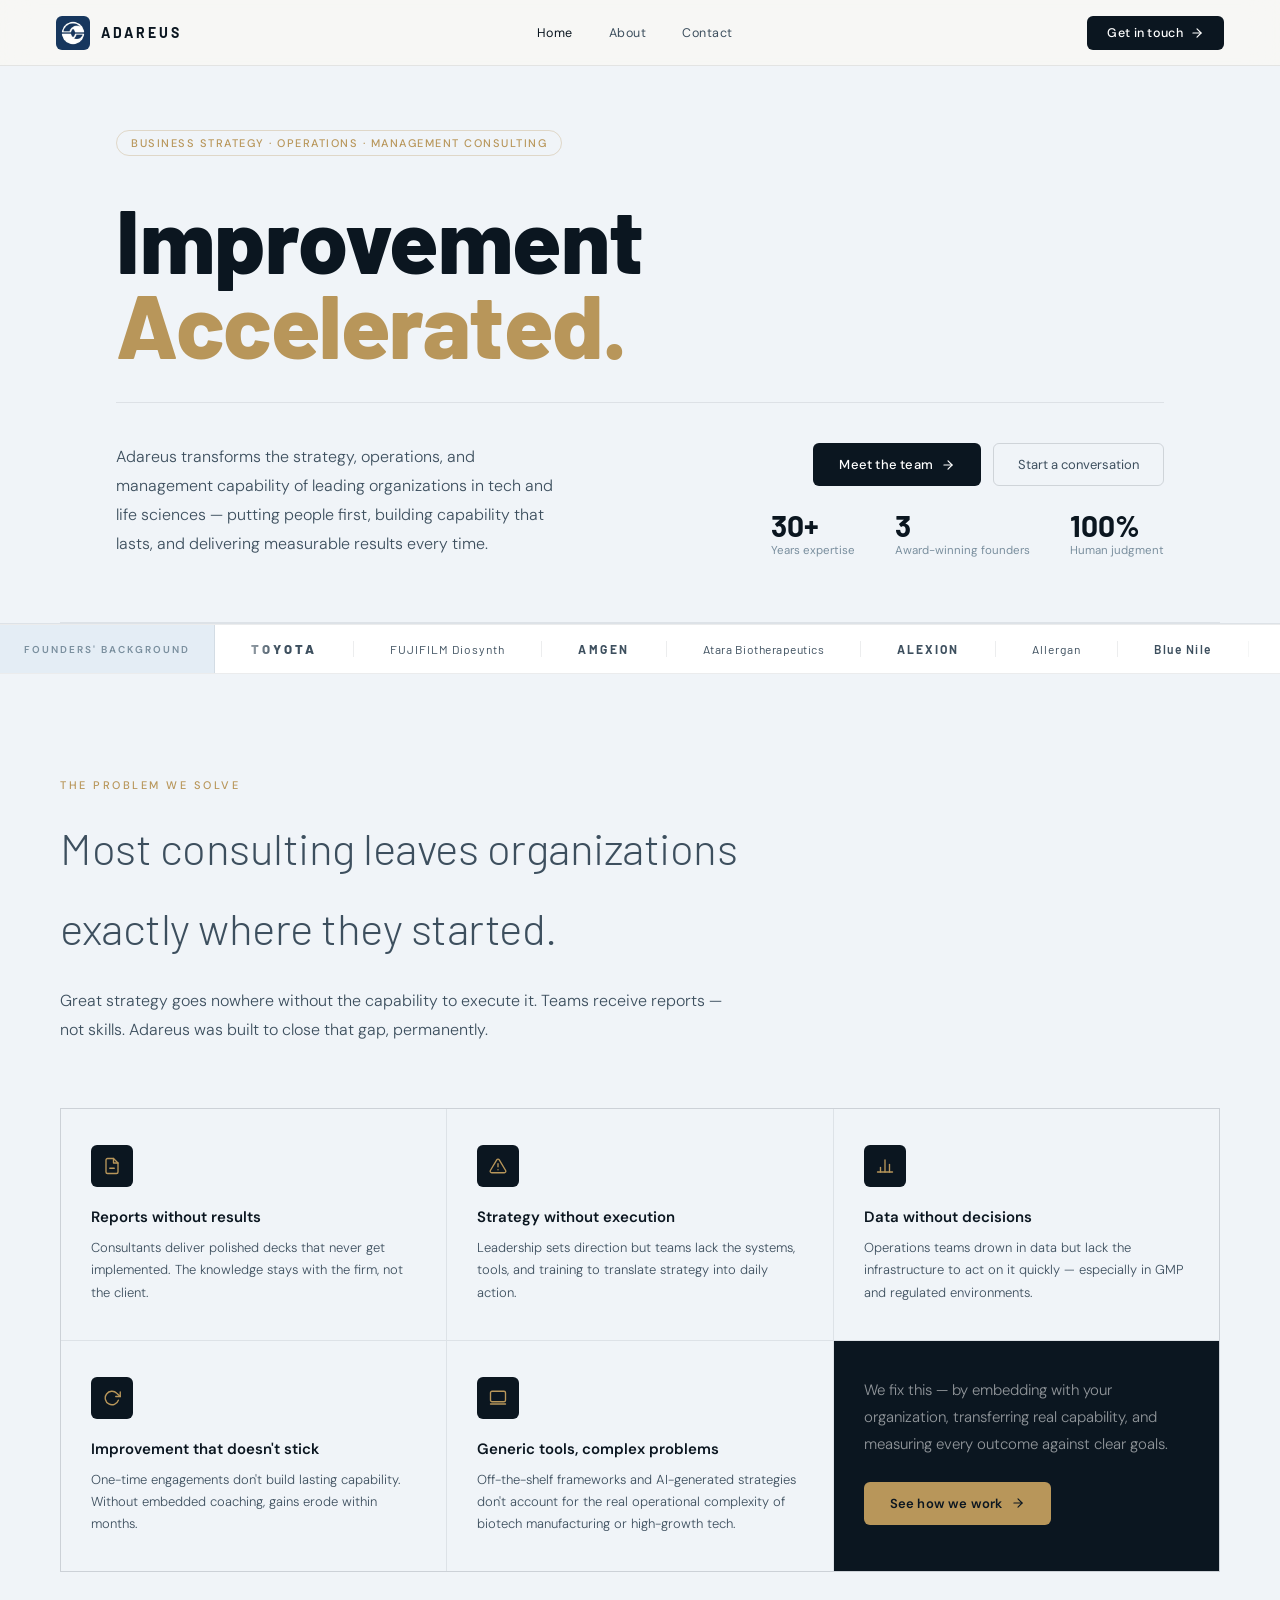
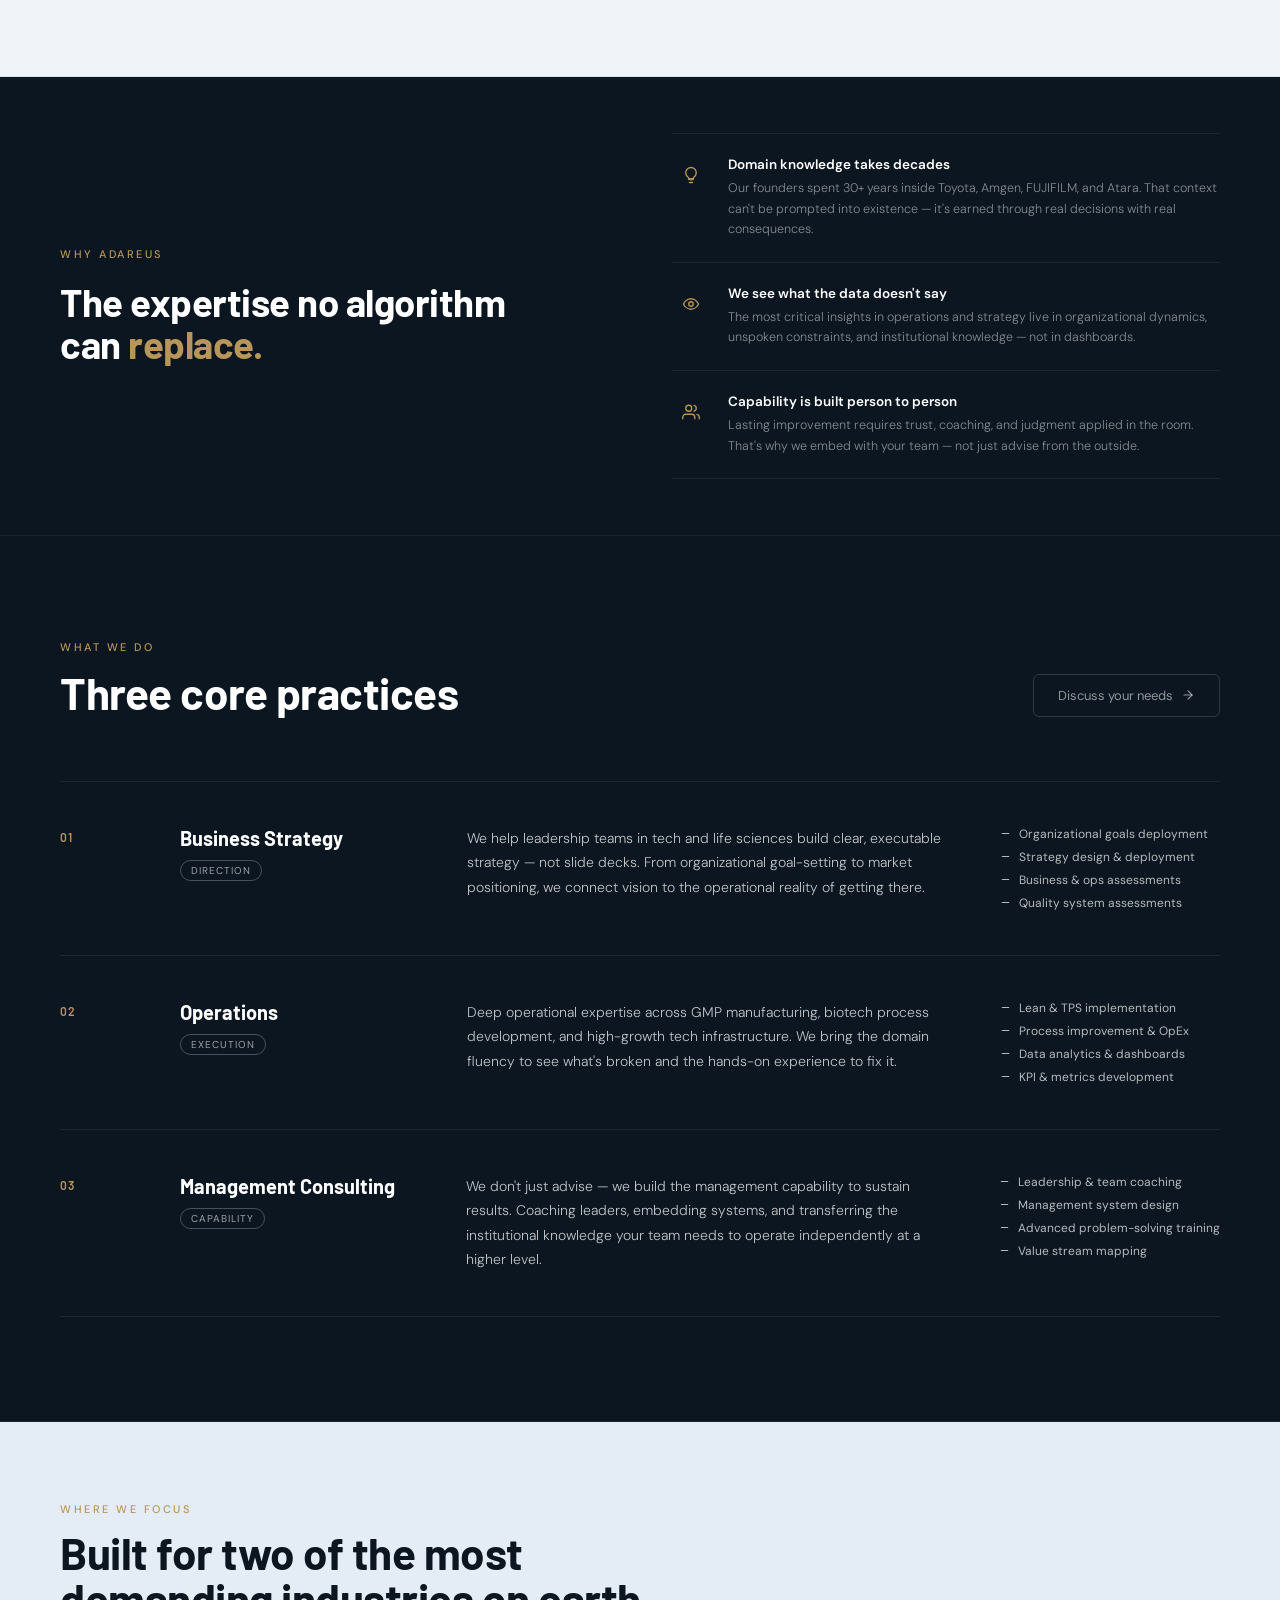
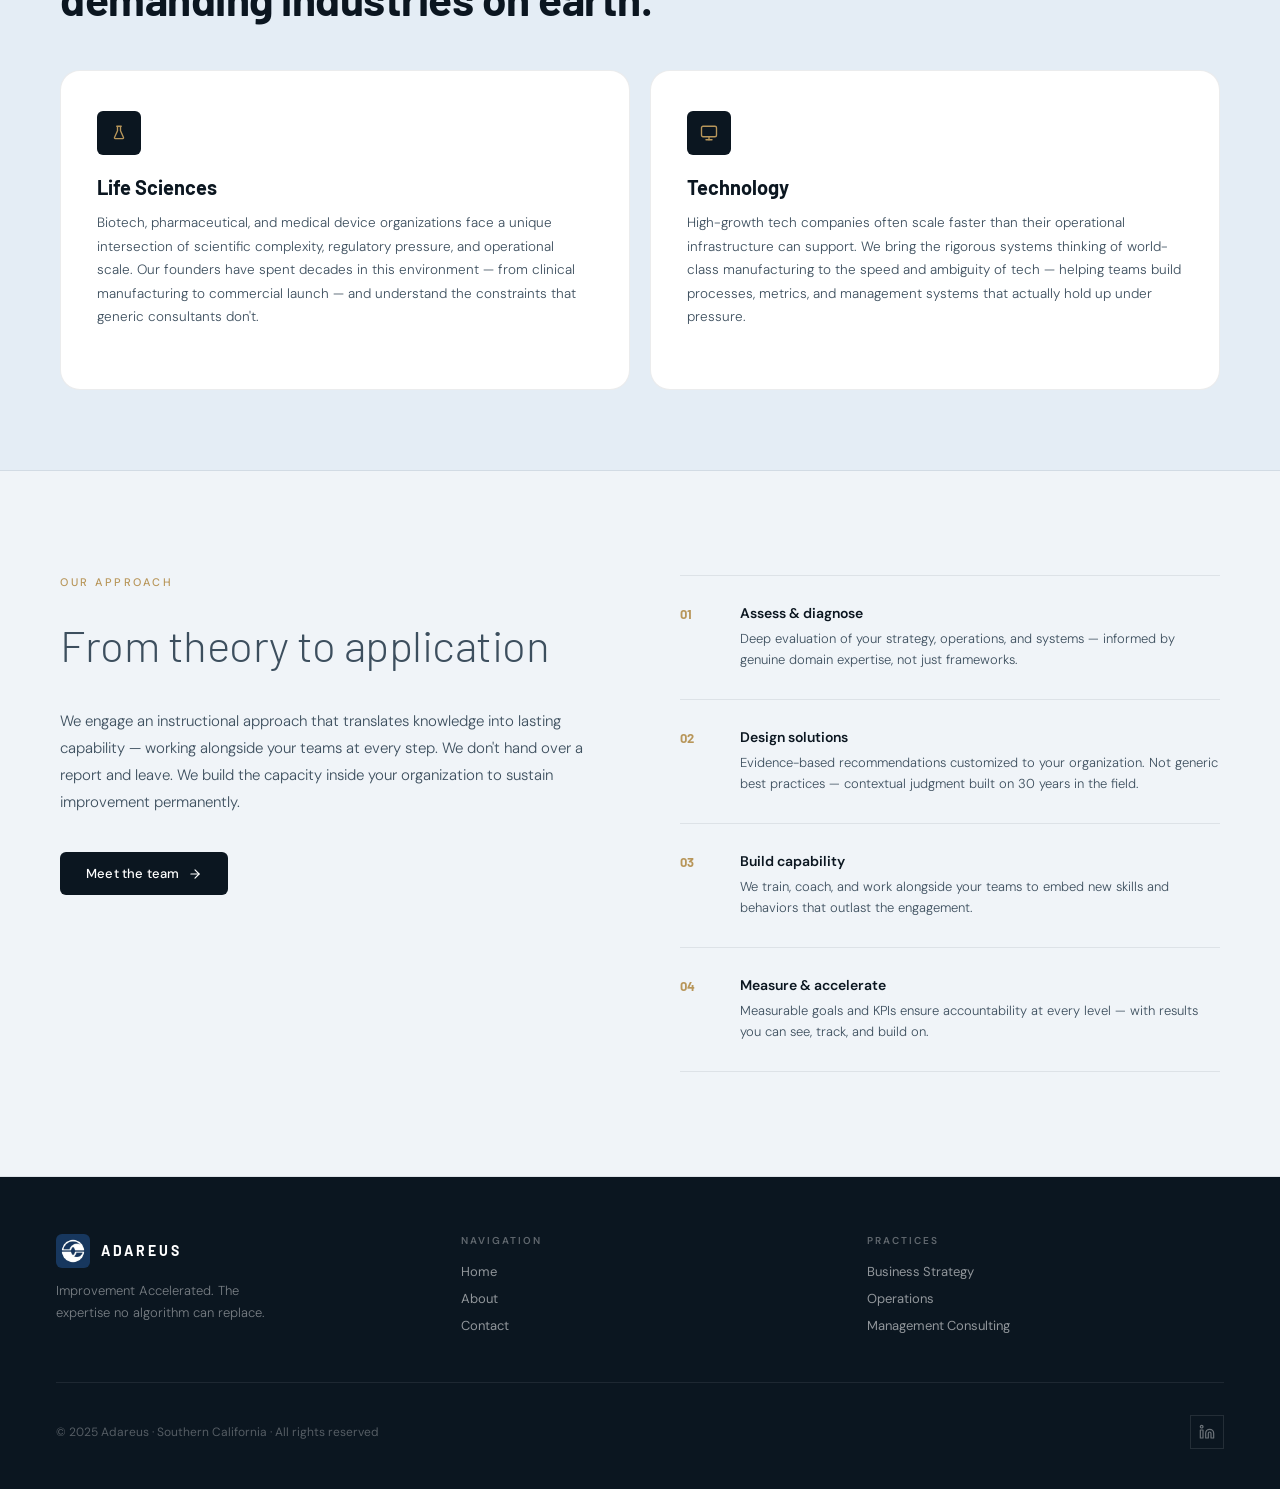
<file: index (1).html>
<!DOCTYPE html>
<html lang="en">
<head>
  <meta charset="UTF-8" />
  <meta name="viewport" content="width=device-width, initial-scale=1.0" />
  <title>ADAREUS — Improvement Accelerated</title>
  <style>
@import url('https://fonts.googleapis.com/css2?family=Barlow:ital,wght@0,400;0,500;0,600;0,700;0,800;1,400&family=DM+Sans:opsz,wght@9..40,300;9..40,400;9..40,500&display=swap');

*, *::before, *::after { box-sizing: border-box; margin: 0; padding: 0; }

:root {
  --ink:         #0b1620;
  --ink-mid:     #1a2e40;
  --ink-light:   #243d52;
  --gold:        #b8965a;
  --gold-dim:    rgba(184,150,90,0.12);
  --gold-line:   rgba(184,150,90,0.3);
  --white:       #ffffff;
  --off-white:   #f0f4f8;
  --cream:       #e4edf5;
  --text-body:   #3d4f5e;
  --text-muted:  #7a8f9e;
  --border:      rgba(11,22,32,0.08);
  --border-mid:  rgba(11,22,32,0.14);
  --radius-sm:   6px;
  --radius-md:   12px;
  --radius-lg:   20px;
}

html { scroll-behavior: smooth; font-size: 16px; }

body {
  font-family: 'DM Sans', -apple-system, BlinkMacSystemFont, 'Segoe UI', Helvetica, Arial, sans-serif;
  background: var(--off-white);
  color: var(--ink);
  -webkit-font-smoothing: antialiased;
  min-height: 100vh;
}

/* ── NAV ── */
nav {
  position: fixed; top: 0; left: 0; right: 0; z-index: 100;
  display: flex; align-items: center; justify-content: space-between;
  padding: 0 56px; height: 66px;
  background: rgba(248,247,244,0.88);
  backdrop-filter: blur(16px);
  border-bottom: 1px solid var(--border);
}
.nav-logo { display: flex; align-items: center; gap: 11px; text-decoration: none; }
.logo-mark {
  width: 34px; height: 34px;
  display: flex; align-items: center; justify-content: center;
  overflow: hidden; border-radius: 6px;
}
.logo-wordmark {
  font-family: 'Barlow', 'Arial Narrow', Arial, sans-serif;
  font-size: 14px; font-weight: 700;
  letter-spacing: 3px; color: var(--ink);
}
.nav-links { display: flex; align-items: center; gap: 36px; }
.nav-links a {
  font-size: 12.5px; font-weight: 400; letter-spacing: 0.5px;
  color: var(--text-body); text-decoration: none;
  transition: color 0.2s;
}
.nav-links a:hover, .nav-links a.active { color: var(--ink); }
.nav-cta {
  display: inline-flex; align-items: center; gap: 7px;
  padding: 9px 20px; font-size: 12.5px; font-weight: 500;
  font-family: 'DM Sans', -apple-system, BlinkMacSystemFont, 'Segoe UI', Helvetica, Arial, sans-serif;
  color: var(--white); background: var(--ink);
  border: none; cursor: pointer; border-radius: var(--radius-sm);
  text-decoration: none; transition: opacity 0.2s;
  letter-spacing: 0.3px;
}
.nav-cta:hover { opacity: 0.85; }

/* ── PAGE SHELL ── */
.page { padding-top: 66px; }

/* ── TYPOGRAPHY ── */
.display {
  font-family: 'Barlow', 'Arial Narrow', Arial, sans-serif;
  font-weight: 700; letter-spacing: -0.5px; line-height: 1.05;
}
.heading {
  font-family: 'Barlow', 'Arial Narrow', Arial, sans-serif;
  font-weight: 600; letter-spacing: -0.3px; line-height: 1.15;
}
.eyebrow {
  font-size: 11px; font-weight: 500; letter-spacing: 2.5px;
  text-transform: uppercase; color: var(--gold);
}

/* ── BUTTONS ── */
.btn-dark {
  display: inline-flex; align-items: center; gap: 8px;
  padding: 13px 26px; font-size: 13px; font-weight: 500;
  font-family: 'DM Sans', -apple-system, BlinkMacSystemFont, 'Segoe UI', Helvetica, Arial, sans-serif;
  color: var(--white); background: var(--ink);
  border: none; border-radius: var(--radius-sm); cursor: pointer;
  text-decoration: none; transition: opacity 0.2s, transform 0.15s;
  letter-spacing: 0.2px;
}
.btn-dark:hover { opacity: 0.85; transform: translateY(-1px); }
.btn-outline {
  display: inline-flex; align-items: center; gap: 8px;
  padding: 12px 24px; font-size: 13px; font-weight: 400;
  font-family: 'DM Sans', -apple-system, BlinkMacSystemFont, 'Segoe UI', Helvetica, Arial, sans-serif;
  color: var(--text-body); background: transparent;
  border: 1px solid var(--border-mid); border-radius: var(--radius-sm);
  cursor: pointer; text-decoration: none;
  transition: border-color 0.2s, color 0.2s;
}
.btn-outline:hover { border-color: var(--ink); color: var(--ink); }

/* ── SECTION ── */
.section { padding: 96px 56px; }
.section-inner { max-width: 1160px; margin: 0 auto; }

/* ── LOGO TICKER ── */
/* ── TICKER ── */
.ticker-section {
  border-top: 1px solid var(--border);
  border-bottom: 1px solid var(--border);
  background: var(--white);
  display: flex; align-items: stretch;
}
.ticker-label-block {
  display: flex; align-items: center;
  padding: 0 24px;
  border-right: 1px solid var(--border);
  background: var(--cream);
  font-size: 10px; font-weight: 600; letter-spacing: 2px;
  text-transform: uppercase; color: var(--text-muted);
  white-space: nowrap; flex-shrink: 0; z-index: 1;
}
.ticker-viewport {
  overflow: hidden; flex: 1;
  -webkit-mask-image: linear-gradient(90deg, transparent 0%, black 6%, black 94%, transparent 100%);
  mask-image: linear-gradient(90deg, transparent 0%, black 6%, black 94%, transparent 100%);
}
.ticker-track {
  display: flex; width: max-content;
  animation: ticker-scroll 30s linear infinite;
  padding: 16px 0;
}
.ticker-track:hover { animation-play-state: paused; }
@keyframes ticker-scroll {
  from { transform: translateX(0); }
  to   { transform: translateX(-50%); }
}
.ticker-item {
  display: flex; align-items: center; gap: 10px;
  padding: 0 36px; border-right: 1px solid var(--border);
  font-family: 'Barlow', 'Arial Narrow', Arial, sans-serif;
  color: var(--text-body); white-space: nowrap;
  text-transform: uppercase; transition: color 0.2s;
}
.ticker-item:hover { color: var(--ink); }
.ticker-dot {
  width: 6px; height: 6px; border-radius: 50%;
  background: var(--gold); flex-shrink: 0;
}

/* ── FOOTER ── */
footer {
  border-top: 1px solid var(--border);
  background: var(--ink); color: var(--white);
  padding: 56px 56px 40px;
}
.footer-top {
  display: grid; grid-template-columns: 1fr 1fr 1fr;
  gap: 48px; padding-bottom: 48px;
  border-bottom: 1px solid rgba(255,255,255,0.08);
  margin-bottom: 32px;
}
.footer-brand .logo-wordmark { color: var(--white); }
.footer-tagline {
  font-size: 13px; font-weight: 300; color: rgba(255,255,255,0.45);
  line-height: 1.7; margin-top: 12px; max-width: 240px;
}
.footer-col-label {
  font-size: 10px; font-weight: 600; letter-spacing: 2px;
  text-transform: uppercase; color: rgba(255,255,255,0.35);
  margin-bottom: 16px;
}
.footer-links-list { display: flex; flex-direction: column; gap: 10px; }
.footer-links-list a {
  font-size: 13px; color: rgba(255,255,255,0.55); text-decoration: none;
  transition: color 0.2s;
}
.footer-links-list a:hover { color: var(--white); }
.footer-bottom {
  display: flex; align-items: center; justify-content: space-between;
}
.footer-copy { font-size: 12px; color: rgba(255,255,255,0.3); }
.social-link {
  width: 34px; height: 34px; border: 1px solid rgba(255,255,255,0.1);
  display: flex; align-items: center; justify-content: center;
  color: rgba(255,255,255,0.4); text-decoration: none; font-size: 16px;
  transition: border-color 0.2s, color 0.2s;
}
.social-link:hover { border-color: var(--gold); color: var(--gold); }

/* ── ANIMATIONS ── */
@keyframes fadeUp {
  from { opacity: 0; transform: translateY(18px); }
  to   { opacity: 1; transform: translateY(0); }
}
.fu { animation: fadeUp 0.55s ease both; }
.d1 { animation-delay: 0.05s; }
.d2 { animation-delay: 0.15s; }
.d3 { animation-delay: 0.25s; }
.d4 { animation-delay: 0.38s; }
.d5 { animation-delay: 0.50s; }

/* ── RESPONSIVE ── */
@media (max-width: 860px) {
  nav { padding: 0 20px; }
  .nav-links { display: none; }
  .section { padding: 64px 20px; }
  footer { padding: 48px 20px 32px; }
  .footer-top { grid-template-columns: 1fr; gap: 32px; }
  .footer-bottom { flex-direction: column; gap: 16px; }
}

  </style>
  <style>
    /* HERO */
    .hero {
      padding: 64px 56px 64px;
      border-bottom: 1px solid var(--border);
      max-width: 1160px; margin: 0 auto;
    }
    .hero-kicker {
      display: inline-flex; align-items: center; gap: 8px;
      border: 1px solid var(--gold-line); padding: 5px 14px;
      border-radius: 20px; margin-bottom: 40px;
    }
    .hero-kicker span { font-size: 11px; color: var(--gold); font-weight: 500; letter-spacing: 1.5px; text-transform: uppercase; }
    .hero h1 {
      font-family: 'Barlow', 'Arial Narrow', Arial, sans-serif;
      font-size: clamp(52px, 7vw, 96px);
      font-weight: 800; line-height: 0.95; letter-spacing: -0.5px;
      color: var(--ink); margin-bottom: 36px;
    }
    .hero h1 em { font-style: normal; color: var(--gold); }
    .hero-bottom {
      display: grid; grid-template-columns: 1fr 1fr; gap: 64px;
      align-items: end; padding-top: 40px; border-top: 1px solid var(--border);
    }
    .hero-sub {
      font-size: 16px; font-weight: 300; line-height: 1.8;
      color: var(--text-body); max-width: 440px;
    }
    .hero-right { display: flex; flex-direction: column; gap: 24px; align-items: flex-end; }
    .hero-actions { display: flex; gap: 12px; }
    .hero-stats { display: flex; gap: 40px; }
    .stat-num {
      font-family: 'Barlow', 'Arial Narrow', Arial, sans-serif;
      font-size: 30px; font-weight: 700; color: var(--ink); line-height: 1; margin-bottom: 3px;
    }
    .stat-label { font-size: 11.5px; color: var(--text-muted); }

    /* AI BANNER */
    .ai-banner {
      background: var(--ink); color: var(--white);
      padding: 56px;
      border-bottom: 1px solid rgba(255,255,255,0.06);
    }
    .ai-banner-inner {
      max-width: 1160px; margin: 0 auto;
      display: grid; grid-template-columns: 1fr 1fr; gap: 64px; align-items: center;
    }
    .ai-banner-left {}
    .ai-banner-left .eyebrow { color: var(--gold); margin-bottom: 20px; }
    .ai-banner-left h2 {
      font-family: 'Barlow', 'Arial Narrow', Arial, sans-serif;
      font-size: clamp(26px, 3vw, 40px); font-weight: 700;
      line-height: 1.1; letter-spacing: -0.5px; color: var(--white);
    }
    .ai-banner-left h2 em { font-style: normal; color: var(--gold); }
    .ai-dividers { display: flex; flex-direction: column; gap: 0; }
    .ai-point {
      display: flex; gap: 18px; align-items: flex-start;
      padding: 22px 0; border-bottom: 1px solid rgba(255,255,255,0.07);
    }
    .ai-point:first-child { border-top: 1px solid rgba(255,255,255,0.07); }
    .ai-point-icon {
      width: 38px; height: 38px;
      display: flex; align-items: center; justify-content: center;
      color: var(--gold); flex-shrink: 0;
    }
    .ai-point h4 { font-size: 13.5px; font-weight: 600; margin-bottom: 5px; }
    .ai-point p { font-size: 12.5px; font-weight: 300; color: rgba(255,255,255,0.5); line-height: 1.65; }

    /* PROBLEM */
    .problem-section {
      padding: 104px 56px;
      border-bottom: 1px solid var(--border);
    }
    .problem-inner { max-width: 1160px; margin: 0 auto; }
    .problem-header { max-width: 680px; margin-bottom: 64px; }
    .problem-header .display { font-size: clamp(28px, 3.5vw, 44px); margin-top: 16px; margin-bottom: 20px; }
    .problem-header p { font-size: 16px; font-weight: 300; color: var(--text-body); line-height: 1.8; }
    .problem-grid {
      display: grid; grid-template-columns: repeat(3, 1fr); gap: 1px;
      background: var(--border); border: 1px solid var(--border);
    }
    .problem-card {
      background: var(--off-white); padding: 36px 30px;
      transition: background 0.25s;
    }
    .problem-card:hover { background: var(--cream); }
    .problem-icon {
      width: 42px; height: 42px; background: var(--ink);
      display: flex; align-items: center; justify-content: center;
      color: var(--gold); margin-bottom: 20px;
      border-radius: var(--radius-sm);
    }
    .problem-card h3 { font-size: 15px; font-weight: 600; margin-bottom: 10px; color: var(--ink); }
    .problem-card p { font-size: 13px; font-weight: 300; color: var(--text-body); line-height: 1.7; }

    /* SERVICES */
    .services-section {
      padding: 104px 56px;
      background: var(--ink); color: var(--white);
      border-bottom: 1px solid rgba(255,255,255,0.06);
    }
    .services-inner { max-width: 1160px; margin: 0 auto; }
    .services-header {
      display: flex; justify-content: space-between; align-items: flex-end;
      margin-bottom: 64px;
    }
    .services-header .eyebrow { color: var(--gold); }
    .services-header .display { font-size: clamp(28px, 3.5vw, 44px); margin-top: 16px; color: var(--white); }
    .services-grid { display: flex; flex-direction: column; }
    .service-row {
      display: grid; grid-template-columns: 80px 1fr 2fr auto;
      align-items: start; gap: 40px; padding: 44px 0;
      border-top: 1px solid rgba(255,255,255,0.07);
      cursor: default; transition: background 0.2s;
    }
    .service-row:last-child { border-bottom: 1px solid rgba(255,255,255,0.07); }
    .service-row:hover { background: rgba(255,255,255,0.02); margin: 0 -56px; padding-left: 56px; padding-right: 56px; }
    .service-index {
      font-family: 'Barlow', 'Arial Narrow', Arial, sans-serif;
      font-size: 12px; font-weight: 600; color: var(--gold);
      letter-spacing: 1px; padding-top: 4px;
    }
    .service-name-col h3 {
      font-family: 'Barlow', 'Arial Narrow', Arial, sans-serif;
      font-size: 20px; font-weight: 700; color: var(--white); margin-bottom: 8px;
    }
    .service-name-col .service-tag {
      display: inline-block; font-size: 10px; padding: 3px 10px;
      border: 1px solid rgba(255,255,255,0.25); color: rgba(255,255,255,0.6);
      border-radius: 20px; letter-spacing: 1px; text-transform: uppercase;
    }
    .service-desc-col p { font-size: 14px; font-weight: 300; color: rgba(255,255,255,0.75); line-height: 1.75; }
    .service-items-col { display: flex; flex-direction: column; gap: 7px; min-width: 220px; }
    .svc-item { display: flex; align-items: center; gap: 8px; font-size: 12px; color: rgba(255,255,255,0.7); }
    .svc-item i { font-size: 11px; color: var(--gold); }

    /* INDUSTRIES */
    .industries-section {
      padding: 80px 56px;
      border-bottom: 1px solid var(--border);
      background: var(--cream);
    }
    .industries-inner { max-width: 1160px; margin: 0 auto; }
    .industries-grid { display: grid; grid-template-columns: 1fr 1fr; gap: 20px; margin-top: 48px; }
    .industry-card {
      background: var(--white); border: 1px solid var(--border);
      border-radius: var(--radius-lg); padding: 40px 36px;
      transition: border-color 0.25s, transform 0.25s;
    }
    .industry-card:hover { border-color: var(--gold-line); transform: translateY(-3px); }
    .industry-card-icon {
      width: 44px; height: 44px; background: var(--ink);
      display: flex; align-items: center; justify-content: center;
      color: var(--gold); margin-bottom: 20px;
      border-radius: var(--radius-sm);
    }
    .industry-card h3 {
      font-family: 'Barlow', 'Arial Narrow', Arial, sans-serif;
      font-size: 20px; font-weight: 700; margin-bottom: 12px;
    }
    .industry-card p { font-size: 13.5px; font-weight: 300; color: var(--text-body); line-height: 1.75; margin-bottom: 20px; }
    .industry-tags { display: flex; flex-wrap: wrap; gap: 7px; }
    .itag {
      font-size: 11px; padding: 4px 12px;
      border: 1px solid var(--border-mid); border-radius: 20px; color: var(--text-body);
    }

    /* APPROACH */
    .approach-section {
      padding: 104px 56px;
      border-bottom: 1px solid var(--border);
    }
    .approach-inner { max-width: 1160px; margin: 0 auto; }
    .approach-grid { display: grid; grid-template-columns: 1fr 1fr; gap: 80px; }
    .approach-left .display { font-size: clamp(28px, 3.5vw, 44px); margin-top: 16px; margin-bottom: 24px; }
    .approach-left p { font-size: 15px; font-weight: 300; color: var(--text-body); line-height: 1.8; margin-bottom: 36px; }
    .approach-steps { display: flex; flex-direction: column; }
    .approach-step {
      display: grid; grid-template-columns: 40px 1fr;
      gap: 20px; padding: 28px 0; border-bottom: 1px solid var(--border);
    }
    .approach-step:first-child { border-top: 1px solid var(--border); }
    .step-num {
      font-family: 'Barlow', 'Arial Narrow', Arial, sans-serif;
      font-size: 13px; font-weight: 700; color: var(--gold); padding-top: 2px;
    }
    .step-body h4 { font-size: 14px; font-weight: 600; margin-bottom: 6px; }
    .step-body p { font-size: 13px; font-weight: 300; color: var(--text-body); line-height: 1.65; }

    @media (max-width: 860px) {
      .hero { padding: 64px 20px 56px; }
      .hero h1 { font-size: 52px; letter-spacing: -0.5px; }
      .hero-bottom { grid-template-columns: 1fr; gap: 32px; }
      .hero-right { align-items: flex-start; }
      .ai-banner { padding: 56px 20px; }
      .ai-banner-inner { grid-template-columns: 1fr; gap: 40px; }
      .problem-section, .services-section, .approach-section, .industries-section { padding: 64px 20px; }
      .problem-grid { grid-template-columns: 1fr; }
      .service-row { grid-template-columns: 1fr; gap: 16px; }
      .service-row:hover { margin: 0; padding: 44px 0; }
      .approach-grid, .industries-grid { grid-template-columns: 1fr; }
    }
  </style>
</head>
<body>

<nav>
  <a class="nav-logo" href="index.html">
    <div class="logo-mark">
      <img src="logo.jpg" alt="Adareus logo" style="width:34px;height:34px;display:block;" />
    </div>
    <span class="logo-wordmark">ADAREUS</span>
  </a>
  <div class="nav-links">
    <a href="index.html" class="active">Home</a>
    <a href="about.html">About</a>
    <a href="contact.html">Contact</a>
  </div>
  <a class="nav-cta" href="contact.html">Get in touch <svg width="14" height="14" viewBox="0 0 24 24" fill="none" stroke="currentColor" stroke-width="2" stroke-linecap="round" stroke-linejoin="round"><line x1="5" y1="12" x2="19" y2="12"/><polyline points="12 5 19 12 12 19"/></svg></a>
</nav>

<div class="page">

  <!-- HERO -->
  <section style="border-bottom: 1px solid var(--border);">
    <div class="hero">
      <div class="hero-kicker fu d1">
        <span>Business strategy · Operations · Management consulting</span>
      </div>
      <h1 class="fu d2">
        Improvement<br>
        <em>Accelerated.</em>
      </h1>
      <div class="hero-bottom fu d3">
        <p class="hero-sub">Adareus transforms the strategy, operations, and management capability of leading organizations in tech and life sciences — putting people first, building capability that lasts, and delivering measurable results every time.</p>
        <div class="hero-right">
          <div class="hero-actions">
            <a class="btn-dark" href="about.html">Meet the team <svg width="14" height="14" viewBox="0 0 24 24" fill="none" stroke="currentColor" stroke-width="2" stroke-linecap="round" stroke-linejoin="round"><line x1="5" y1="12" x2="19" y2="12"/><polyline points="12 5 19 12 12 19"/></svg></a>
            <a class="btn-outline" href="contact.html">Start a conversation</a>
          </div>
          <div class="hero-stats">
            <div>
              <div class="stat-num">30+</div>
              <div class="stat-label">Years expertise</div>
            </div>
            <div>
              <div class="stat-num">3</div>
              <div class="stat-label">Award-winning founders</div>
            </div>
            <div>
              <div class="stat-num">100%</div>
              <div class="stat-label">Human judgment</div>
            </div>
          </div>
        </div>
      </div>
    </div>
  </section>


  <!-- TICKER -->
  <div class="ticker-section">
    <div class="ticker-label-block">Founders' Background</div>
    <div class="ticker-viewport">
      <div class="ticker-track">
        <span class="ticker-item" style="font-weight:800; letter-spacing:3px; font-size:13px;">TOYOTA</span>
        <span class="ticker-item" style="font-weight:400; letter-spacing:1px; font-size:12px; text-transform:none;">FUJIFILM Diosynth</span>
        <span class="ticker-item" style="font-weight:700; letter-spacing:2.5px; font-size:12px;">AMGEN</span>
        <span class="ticker-item" style="font-weight:400; letter-spacing:0.5px; font-size:12px; text-transform:none;">Atara Biotherapeutics</span>
        <span class="ticker-item" style="font-weight:700; letter-spacing:2px; font-size:12px;">ALEXION</span>
        <span class="ticker-item" style="font-weight:400; letter-spacing:1px; font-size:12px; text-transform:none;">Allergan</span>
        <span class="ticker-item" style="font-weight:600; letter-spacing:1.5px; font-size:12px; text-transform:none;">Blue Nile</span>
        <span class="ticker-item" style="font-weight:800; letter-spacing:3px; font-size:12px;">HONEYWELL</span>
        <span class="ticker-item" style="font-weight:800; letter-spacing:3px; font-size:13px;">TOYOTA</span>
        <span class="ticker-item" style="font-weight:400; letter-spacing:1px; font-size:12px; text-transform:none;">FUJIFILM Diosynth</span>
        <span class="ticker-item" style="font-weight:700; letter-spacing:2.5px; font-size:12px;">AMGEN</span>
        <span class="ticker-item" style="font-weight:400; letter-spacing:0.5px; font-size:12px; text-transform:none;">Atara Biotherapeutics</span>
        <span class="ticker-item" style="font-weight:700; letter-spacing:2px; font-size:12px;">ALEXION</span>
        <span class="ticker-item" style="font-weight:400; letter-spacing:1px; font-size:12px; text-transform:none;">Allergan</span>
        <span class="ticker-item" style="font-weight:600; letter-spacing:1.5px; font-size:12px; text-transform:none;">Blue Nile</span>
        <span class="ticker-item" style="font-weight:800; letter-spacing:3px; font-size:12px;">HONEYWELL</span>
      </div>
    </div>
  </div>

  <!-- PROBLEM -->
  <section class="problem-section">
    <div class="problem-inner">
      <div class="problem-header">
        <div class="eyebrow">The problem we solve</div>
        <p class="display">Most consulting leaves organizations exactly where they started.</p>
        <p>Great strategy goes nowhere without the capability to execute it. Teams receive reports — not skills. Adareus was built to close that gap, permanently.</p>
      </div>
      <div class="problem-grid">
        <div class="problem-card">
          <div class="problem-icon"><svg width="18" height="18" viewBox="0 0 24 24" fill="none" stroke="#b8965a" stroke-width="1.8" stroke-linecap="round" stroke-linejoin="round"><path d="M14 2H6a2 2 0 0 0-2 2v16a2 2 0 0 0 2 2h12a2 2 0 0 0 2-2V8z"/><polyline points="14 2 14 8 20 8"/><line x1="9" y1="15" x2="15" y2="15"/></svg></div>
          <h3>Reports without results</h3>
          <p>Consultants deliver polished decks that never get implemented. The knowledge stays with the firm, not the client.</p>
        </div>
        <div class="problem-card">
          <div class="problem-icon"><svg width="18" height="18" viewBox="0 0 24 24" fill="none" stroke="#b8965a" stroke-width="1.8" stroke-linecap="round" stroke-linejoin="round"><path d="M10.29 3.86L1.82 18a2 2 0 0 0 1.71 3h16.94a2 2 0 0 0 1.71-3L13.71 3.86a2 2 0 0 0-3.42 0z"/><line x1="12" y1="9" x2="12" y2="13"/><line x1="12" y1="17" x2="12.01" y2="17"/></svg></div>
          <h3>Strategy without execution</h3>
          <p>Leadership sets direction but teams lack the systems, tools, and training to translate strategy into daily action.</p>
        </div>
        <div class="problem-card">
          <div class="problem-icon"><svg width="18" height="18" viewBox="0 0 24 24" fill="none" stroke="#b8965a" stroke-width="1.8" stroke-linecap="round" stroke-linejoin="round"><line x1="18" y1="20" x2="18" y2="10"/><line x1="12" y1="20" x2="12" y2="4"/><line x1="6" y1="20" x2="6" y2="14"/><line x1="2" y1="20" x2="22" y2="20"/></svg></div>
          <h3>Data without decisions</h3>
          <p>Operations teams drown in data but lack the infrastructure to act on it quickly — especially in GMP and regulated environments.</p>
        </div>
        <div class="problem-card">
          <div class="problem-icon"><svg width="18" height="18" viewBox="0 0 24 24" fill="none" stroke="#b8965a" stroke-width="1.8" stroke-linecap="round" stroke-linejoin="round"><polyline points="23 4 23 10 17 10"/><path d="M20.49 15a9 9 0 1 1-2.12-9.36L23 10"/></svg></div>
          <h3>Improvement that doesn't stick</h3>
          <p>One-time engagements don't build lasting capability. Without embedded coaching, gains erode within months.</p>
        </div>
        <div class="problem-card">
          <div class="problem-icon"><svg width="18" height="18" viewBox="0 0 24 24" fill="none" stroke="#b8965a" stroke-width="1.8" stroke-linecap="round" stroke-linejoin="round"><rect x="2" y="3" width="20" height="14" rx="2"/><line x1="2" y1="20" x2="22" y2="20"/></svg></div>
          <h3>Generic tools, complex problems</h3>
          <p>Off-the-shelf frameworks and AI-generated strategies don't account for the real operational complexity of biotech manufacturing or high-growth tech.</p>
        </div>
        <div class="problem-card" style="background: var(--ink); cursor: default;">
          <p style="font-size:15px; font-weight:300; color:rgba(255,255,255,0.55); line-height:1.8; margin-bottom:24px;">We fix this — by embedding with your organization, transferring real capability, and measuring every outcome against clear goals.</p>
          <a class="btn-dark" href="about.html" style="background:var(--gold); color:var(--ink); font-weight:600;">See how we work <svg width="14" height="14" viewBox="0 0 24 24" fill="none" stroke="currentColor" stroke-width="2" stroke-linecap="round" stroke-linejoin="round"><line x1="5" y1="12" x2="19" y2="12"/><polyline points="12 5 19 12 12 19"/></svg></a>
        </div>
      </div>
    </div>
  </section>

  <!-- AI DIFFERENTIATION BANNER -->
  <div class="ai-banner">
    <div class="ai-banner-inner">
      <div class="ai-banner-left">
        <div class="eyebrow">Why Adareus</div>
        <h2>The expertise no algorithm<br>can <em>replace.</em></h2>
      </div>
      <div class="ai-dividers">
        <div class="ai-point">
          <div class="ai-point-icon"><svg width="18" height="18" viewBox="0 0 24 24" fill="none" stroke="#b8965a" stroke-width="1.8" stroke-linecap="round" stroke-linejoin="round"><path d="M9 18h6M10 22h4M12 2a7 7 0 0 1 7 7c0 2.5-1.3 4.7-3.3 6L15 17H9l-.7-2C6.3 13.7 5 11.5 5 9a7 7 0 0 1 7-7z"/></svg></div>
          <div>
            <h4>Domain knowledge takes decades</h4>
            <p>Our founders spent 30+ years inside Toyota, Amgen, FUJIFILM, and Atara. That context can't be prompted into existence — it's earned through real decisions with real consequences.</p>
          </div>
        </div>
        <div class="ai-point">
          <div class="ai-point-icon"><svg width="18" height="18" viewBox="0 0 24 24" fill="none" stroke="#b8965a" stroke-width="1.8" stroke-linecap="round" stroke-linejoin="round"><path d="M2 12s3-7 10-7 10 7 10 7-3 7-10 7-10-7-10-7z"/><circle cx="12" cy="12" r="3"/></svg></div>
          <div>
            <h4>We see what the data doesn't say</h4>
            <p>The most critical insights in operations and strategy live in organizational dynamics, unspoken constraints, and institutional knowledge — not in dashboards.</p>
          </div>
        </div>
        <div class="ai-point">
          <div class="ai-point-icon"><svg width="18" height="18" viewBox="0 0 24 24" fill="none" stroke="#b8965a" stroke-width="1.8" stroke-linecap="round" stroke-linejoin="round"><path d="M17 21v-2a4 4 0 0 0-4-4H5a4 4 0 0 0-4 4v2"/><circle cx="9" cy="7" r="4"/><path d="M23 21v-2a4 4 0 0 0-3-3.87M16 3.13a4 4 0 0 1 0 7.75"/></svg></div>
          <div>
            <h4>Capability is built person to person</h4>
            <p>Lasting improvement requires trust, coaching, and judgment applied in the room. That's why we embed with your team — not just advise from the outside.</p>
          </div>
        </div>
      </div>
    </div>
  </div>

  <!-- SERVICES -->
  <section class="services-section">
    <div class="services-inner">
      <div class="services-header">
        <div>
          <div class="eyebrow">What we do</div>
          <p class="display">Three core practices</p>
        </div>
        <a class="btn-outline" href="contact.html" style="border-color:rgba(255,255,255,0.15); color:rgba(255,255,255,0.55);">Discuss your needs <svg width="14" height="14" viewBox="0 0 24 24" fill="none" stroke="currentColor" stroke-width="2" stroke-linecap="round" stroke-linejoin="round"><line x1="5" y1="12" x2="19" y2="12"/><polyline points="12 5 19 12 12 19"/></svg></a>
      </div>
      <div class="services-grid">
        <div class="service-row">
          <div class="service-index">01</div>
          <div class="service-name-col">
            <h3>Business Strategy</h3>
            <span class="service-tag">Direction</span>
          </div>
          <div class="service-desc-col">
            <p>We help leadership teams in tech and life sciences build clear, executable strategy — not slide decks. From organizational goal-setting to market positioning, we connect vision to the operational reality of getting there.</p>
          </div>
          <div class="service-items-col">
            <div class="svc-item"><svg width="11" height="11" viewBox="0 0 24 24" fill="none" stroke="currentColor" stroke-width="2.5" stroke-linecap="round"><line x1="5" y1="12" x2="19" y2="12"/></svg>Organizational goals deployment</div>
            <div class="svc-item"><svg width="11" height="11" viewBox="0 0 24 24" fill="none" stroke="currentColor" stroke-width="2.5" stroke-linecap="round"><line x1="5" y1="12" x2="19" y2="12"/></svg>Strategy design & deployment</div>
            <div class="svc-item"><svg width="11" height="11" viewBox="0 0 24 24" fill="none" stroke="currentColor" stroke-width="2.5" stroke-linecap="round"><line x1="5" y1="12" x2="19" y2="12"/></svg>Business & ops assessments</div>
            <div class="svc-item"><svg width="11" height="11" viewBox="0 0 24 24" fill="none" stroke="currentColor" stroke-width="2.5" stroke-linecap="round"><line x1="5" y1="12" x2="19" y2="12"/></svg>Quality system assessments</div>
          </div>
        </div>
        <div class="service-row">
          <div class="service-index">02</div>
          <div class="service-name-col">
            <h3>Operations</h3>
            <span class="service-tag">Execution</span>
          </div>
          <div class="service-desc-col">
            <p>Deep operational expertise across GMP manufacturing, biotech process development, and high-growth tech infrastructure. We bring the domain fluency to see what's broken and the hands-on experience to fix it.</p>
          </div>
          <div class="service-items-col">
            <div class="svc-item"><svg width="11" height="11" viewBox="0 0 24 24" fill="none" stroke="currentColor" stroke-width="2.5" stroke-linecap="round"><line x1="5" y1="12" x2="19" y2="12"/></svg>Lean & TPS implementation</div>
            <div class="svc-item"><svg width="11" height="11" viewBox="0 0 24 24" fill="none" stroke="currentColor" stroke-width="2.5" stroke-linecap="round"><line x1="5" y1="12" x2="19" y2="12"/></svg>Process improvement & OpEx</div>
            <div class="svc-item"><svg width="11" height="11" viewBox="0 0 24 24" fill="none" stroke="currentColor" stroke-width="2.5" stroke-linecap="round"><line x1="5" y1="12" x2="19" y2="12"/></svg>Data analytics & dashboards</div>
            <div class="svc-item"><svg width="11" height="11" viewBox="0 0 24 24" fill="none" stroke="currentColor" stroke-width="2.5" stroke-linecap="round"><line x1="5" y1="12" x2="19" y2="12"/></svg>KPI & metrics development</div>
          </div>
        </div>
        <div class="service-row">
          <div class="service-index">03</div>
          <div class="service-name-col">
            <h3>Management Consulting</h3>
            <span class="service-tag">Capability</span>
          </div>
          <div class="service-desc-col">
            <p>We don't just advise — we build the management capability to sustain results. Coaching leaders, embedding systems, and transferring the institutional knowledge your team needs to operate independently at a higher level.</p>
          </div>
          <div class="service-items-col">
            <div class="svc-item"><svg width="11" height="11" viewBox="0 0 24 24" fill="none" stroke="currentColor" stroke-width="2.5" stroke-linecap="round"><line x1="5" y1="12" x2="19" y2="12"/></svg>Leadership & team coaching</div>
            <div class="svc-item"><svg width="11" height="11" viewBox="0 0 24 24" fill="none" stroke="currentColor" stroke-width="2.5" stroke-linecap="round"><line x1="5" y1="12" x2="19" y2="12"/></svg>Management system design</div>
            <div class="svc-item"><svg width="11" height="11" viewBox="0 0 24 24" fill="none" stroke="currentColor" stroke-width="2.5" stroke-linecap="round"><line x1="5" y1="12" x2="19" y2="12"/></svg>Advanced problem-solving training</div>
            <div class="svc-item"><svg width="11" height="11" viewBox="0 0 24 24" fill="none" stroke="currentColor" stroke-width="2.5" stroke-linecap="round"><line x1="5" y1="12" x2="19" y2="12"/></svg>Value stream mapping</div>
          </div>
        </div>
      </div>
    </div>
  </section>

  <!-- INDUSTRIES -->
  <section class="industries-section">
    <div class="industries-inner">
      <div>
        <div class="eyebrow">Where we focus</div>
        <p class="display" style="font-size: clamp(28px, 3.5vw, 44px); margin-top: 14px;">Built for two of the most<br>demanding industries on earth.</p>
      </div>
      <div class="industries-grid">
        <div class="industry-card">
          <div class="industry-card-icon"><svg width="18" height="18" viewBox="0 0 24 24" fill="none" stroke="#b8965a" stroke-width="1.8" stroke-linecap="round" stroke-linejoin="round"><path d="M9 3h6M10 3v6l-4 9a1 1 0 0 0 .9 1.4h10.2a1 1 0 0 0 .9-1.4l-4-9V3"/></svg></div>
          <h3>Life Sciences</h3>
          <p>Biotech, pharmaceutical, and medical device organizations face a unique intersection of scientific complexity, regulatory pressure, and operational scale. Our founders have spent decades in this environment — from clinical manufacturing to commercial launch — and understand the constraints that generic consultants don't.</p>
        </div>
        <div class="industry-card">
          <div class="industry-card-icon"><svg width="18" height="18" viewBox="0 0 24 24" fill="none" stroke="#b8965a" stroke-width="1.8" stroke-linecap="round" stroke-linejoin="round"><rect x="2" y="3" width="20" height="14" rx="2"/><line x1="8" y1="21" x2="16" y2="21"/><line x1="12" y1="17" x2="12" y2="21"/></svg></div>
          <h3>Technology</h3>
          <p>High-growth tech companies often scale faster than their operational infrastructure can support. We bring the rigorous systems thinking of world-class manufacturing to the speed and ambiguity of tech — helping teams build processes, metrics, and management systems that actually hold up under pressure.</p>
        </div>
      </div>
    </div>
  </section>

  <!-- APPROACH -->
  <section class="approach-section">
    <div class="approach-inner">
      <div class="approach-grid">
        <div class="approach-left">
          <div class="eyebrow">Our approach</div>
          <p class="display">From theory to application</p>
          <p>We engage an instructional approach that translates knowledge into lasting capability — working alongside your teams at every step. We don't hand over a report and leave. We build the capacity inside your organization to sustain improvement permanently.</p>
          <a class="btn-dark" href="about.html">Meet the team <svg width="14" height="14" viewBox="0 0 24 24" fill="none" stroke="currentColor" stroke-width="2" stroke-linecap="round" stroke-linejoin="round"><line x1="5" y1="12" x2="19" y2="12"/><polyline points="12 5 19 12 12 19"/></svg></a>
        </div>
        <div class="approach-steps">
          <div class="approach-step">
            <div class="step-num">01</div>
            <div class="step-body">
              <h4>Assess & diagnose</h4>
              <p>Deep evaluation of your strategy, operations, and systems — informed by genuine domain expertise, not just frameworks.</p>
            </div>
          </div>
          <div class="approach-step">
            <div class="step-num">02</div>
            <div class="step-body">
              <h4>Design solutions</h4>
              <p>Evidence-based recommendations customized to your organization. Not generic best practices — contextual judgment built on 30 years in the field.</p>
            </div>
          </div>
          <div class="approach-step">
            <div class="step-num">03</div>
            <div class="step-body">
              <h4>Build capability</h4>
              <p>We train, coach, and work alongside your teams to embed new skills and behaviors that outlast the engagement.</p>
            </div>
          </div>
          <div class="approach-step">
            <div class="step-num">04</div>
            <div class="step-body">
              <h4>Measure & accelerate</h4>
              <p>Measurable goals and KPIs ensure accountability at every level — with results you can see, track, and build on.</p>
            </div>
          </div>
        </div>
      </div>
    </div>
  </section>

  <footer>
    <div class="footer-top">
      <div class="footer-brand">
        <a class="nav-logo" href="index.html" style="text-decoration:none; margin-bottom:0;">
          <div class="logo-mark">
            <img src="logo.jpg" alt="Adareus logo" style="width:34px;height:34px;display:block;" />
          </div>
          <span class="logo-wordmark">ADAREUS</span>
        </a>
        <p class="footer-tagline">Improvement Accelerated. The expertise no algorithm can replace.</p>
      </div>
      <div>
        <div class="footer-col-label">Navigation</div>
        <div class="footer-links-list">
          <a href="index.html">Home</a>
          <a href="about.html">About</a>
          <a href="contact.html">Contact</a>
        </div>
      </div>
      <div>
        <div class="footer-col-label">Practices</div>
        <div class="footer-links-list">
          <a href="contact.html">Business Strategy</a>
          <a href="contact.html">Operations</a>
          <a href="contact.html">Management Consulting</a>
        </div>
      </div>
    </div>
    <div class="footer-bottom">
      <span class="footer-copy">© 2025 Adareus · Southern California · All rights reserved</span>
      <a class="social-link" href="https://www.linkedin.com/company/adareus" target="_blank" rel="noopener" aria-label="LinkedIn">
        <svg width="16" height="16" viewBox="0 0 24 24" fill="none" stroke="currentColor" stroke-width="1.8" stroke-linecap="round" stroke-linejoin="round"><path d="M16 8a6 6 0 0 1 6 6v7h-4v-7a2 2 0 0 0-2-2 2 2 0 0 0-2 2v7h-4v-7a6 6 0 0 1 6-6z"/><rect x="2" y="9" width="4" height="12"/><circle cx="4" cy="4" r="2"/></svg>
      </a>
    </div>
  </footer>

</div>
</body>
</html>
</file>
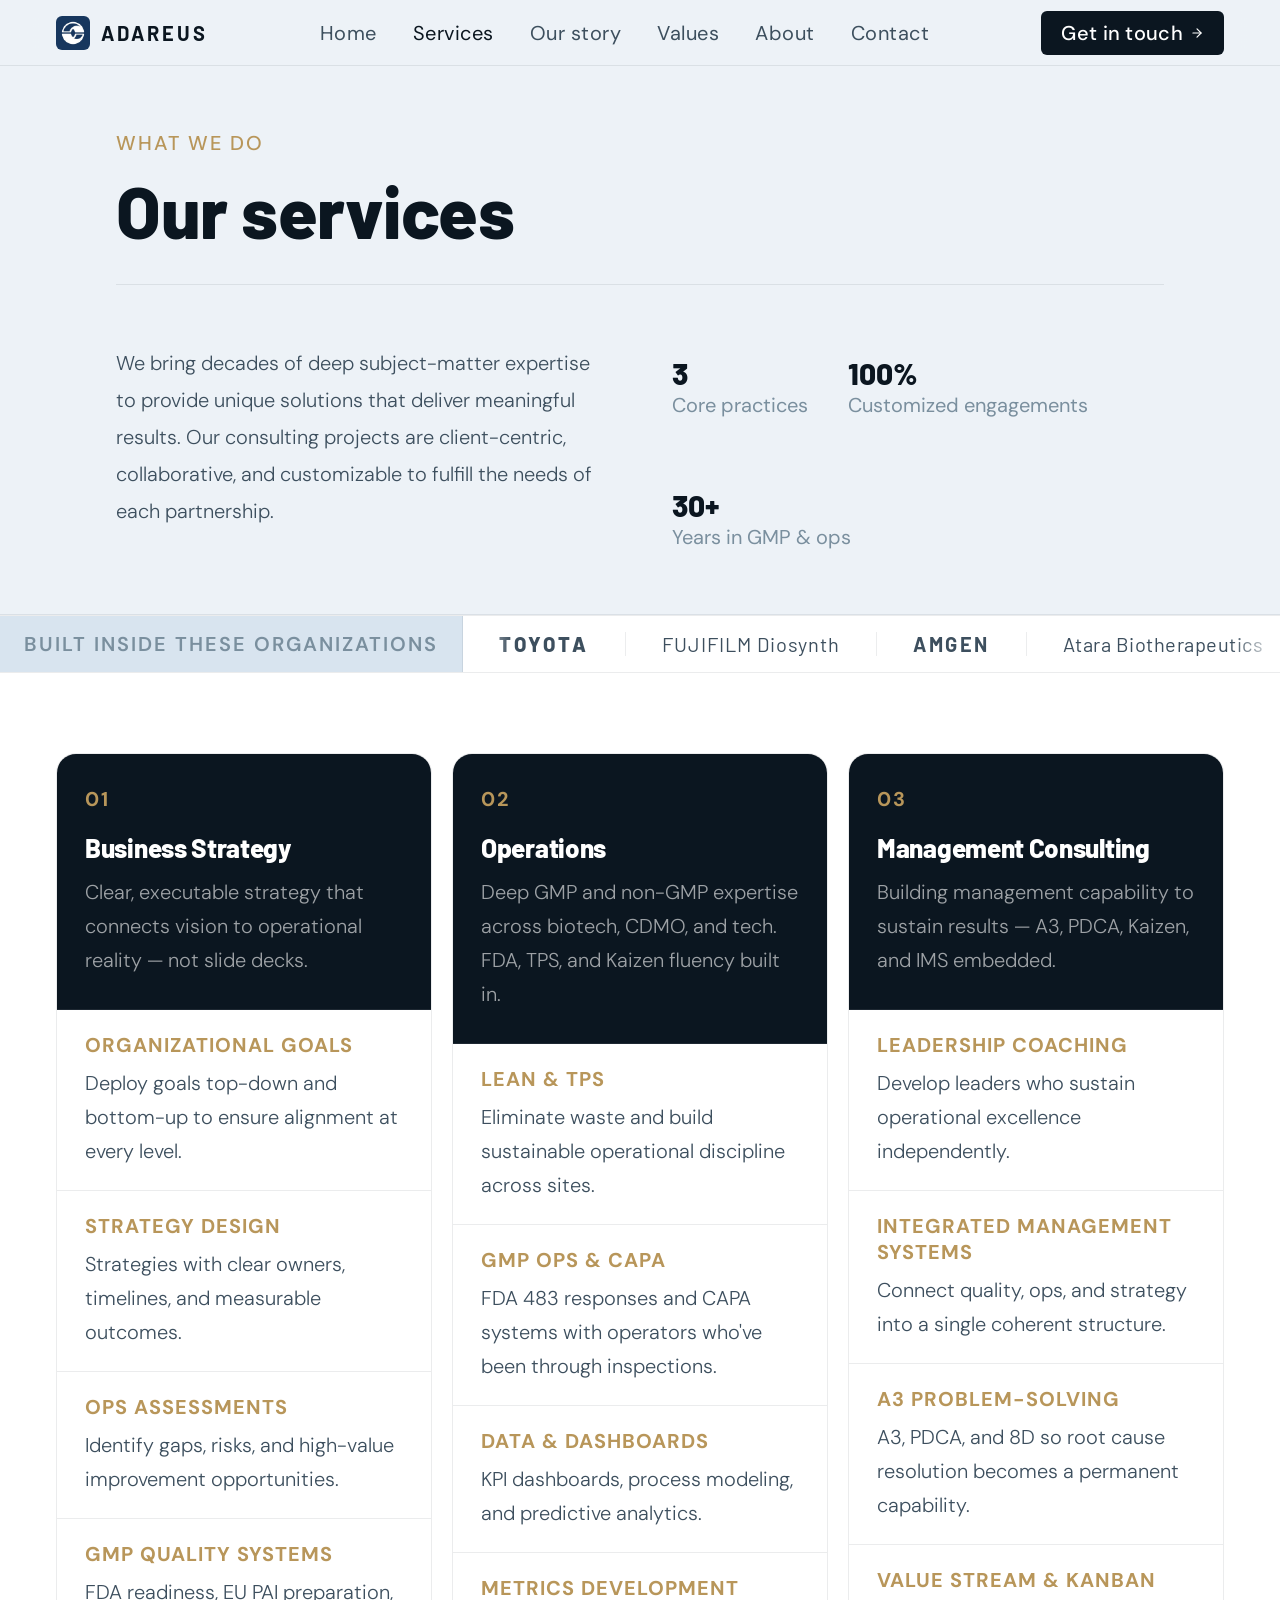
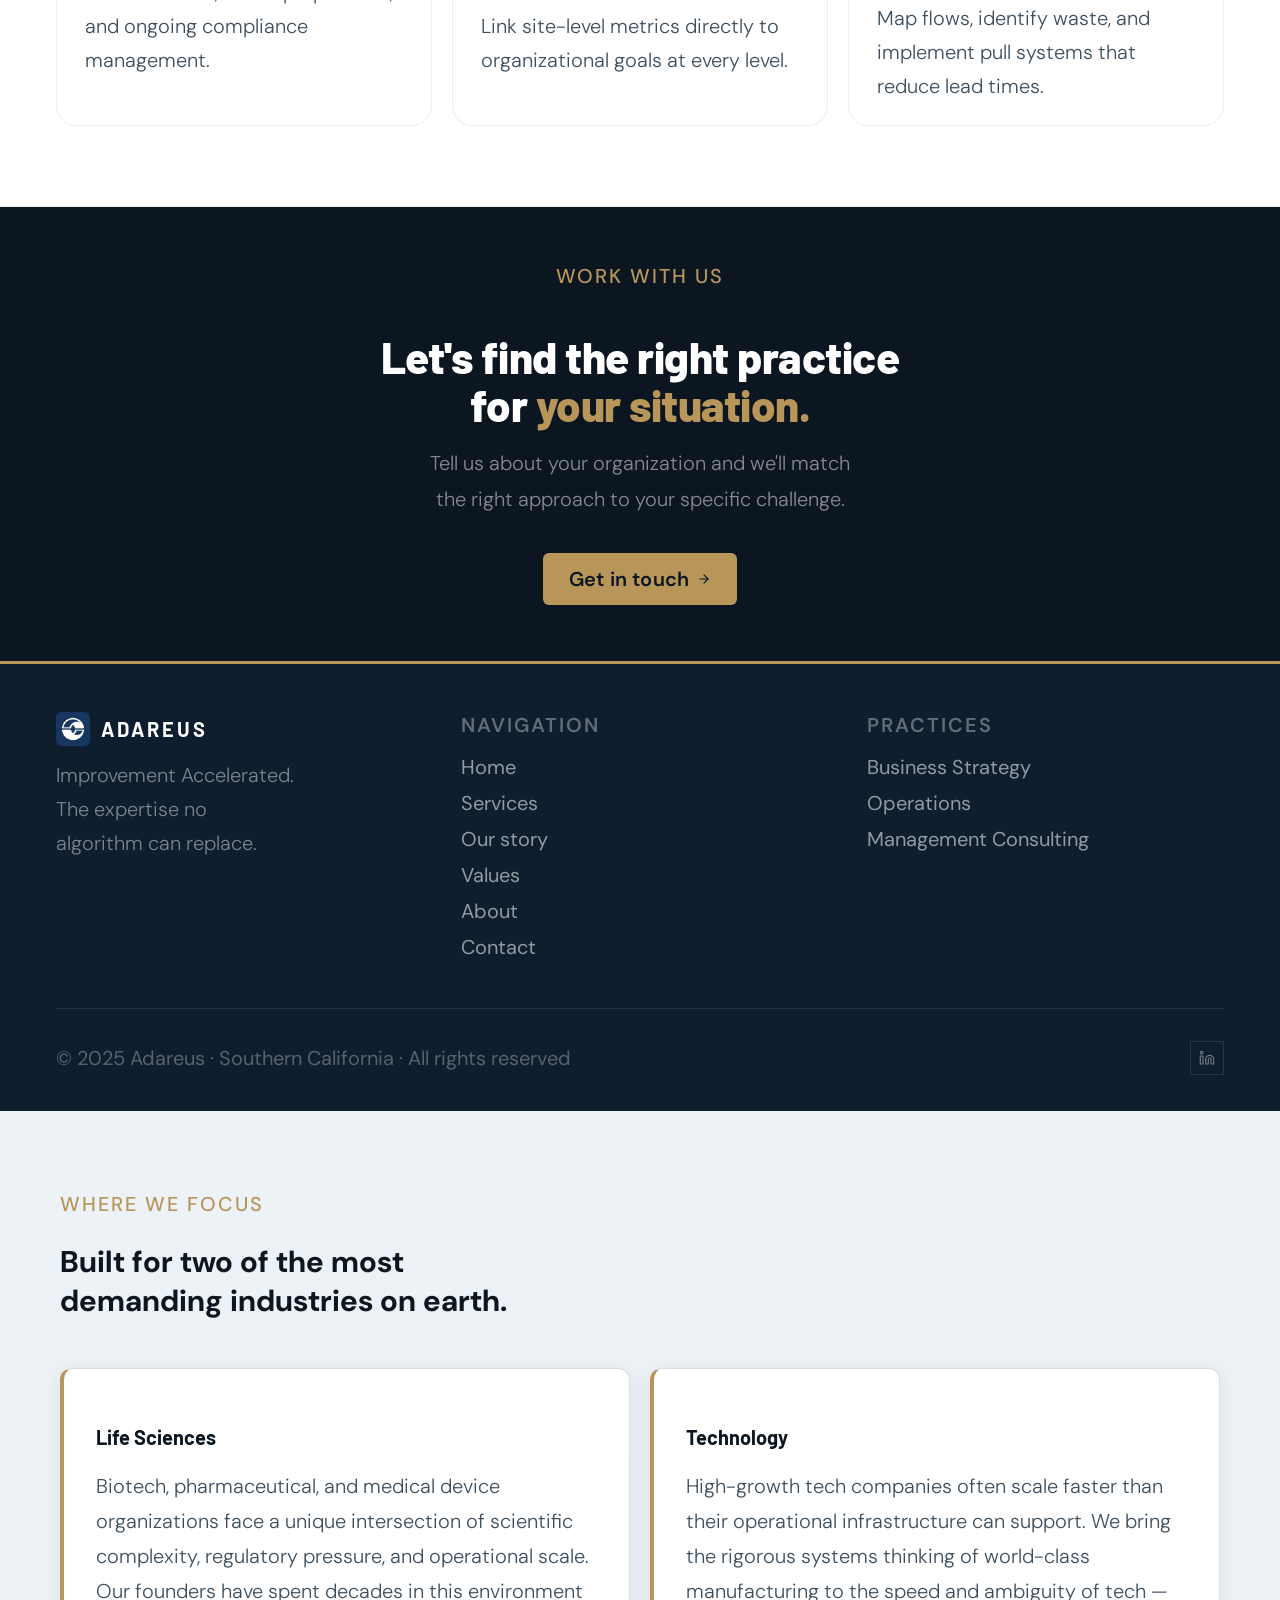
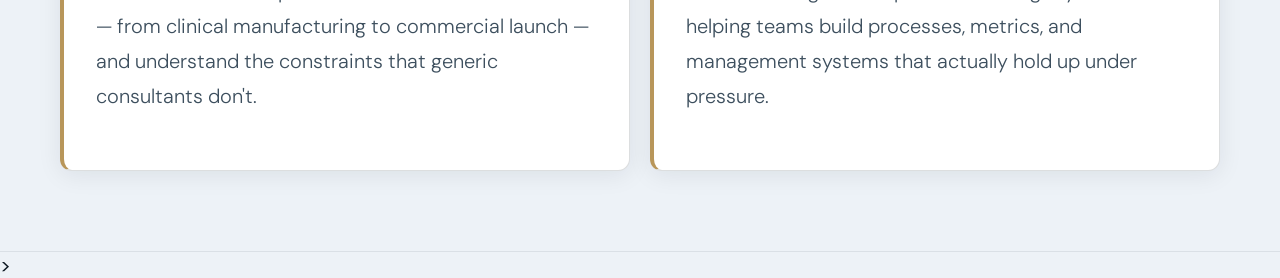
<file: services.html>
<!DOCTYPE html>
<html lang="en">
<head>
  <meta charset="UTF-8" />
  <meta name="viewport" content="width=device-width, initial-scale=1.0" />
  <title>Services — ADAREUS</title>
  <style>
@import url('https://fonts.googleapis.com/css2?family=Barlow:ital,wght@0,400;0,500;0,600;0,700;0,800;1,400&family=DM+Sans:opsz,wght@9..40,300;9..40,400;9..40,500&display=swap');


*, *::before, *::after { box-sizing: border-box; }
html, body { margin: 0; padding: 0; border: 0; outline: 0; }

/* Font sizes - 12pt base */
html { font-size: 20px; }
body { font-size: 20px; }
p { font-size: 20px; line-height: 1.85; }
.hero-sub { font-size: 20px !important; line-height: 1.75 !important; }
.story-block p { font-size: 20px !important; }
.founder-bio p { font-size: 20px !important; }
.service-desc-col p { font-size: 20px !important; }
.step-body p { font-size: 20px !important; }
.ai-point p { font-size: 20px !important; }
.problem-card p { font-size: 20px !important; }
nav .nav-links a { font-size: 20px; }
.eyebrow { font-size: 20px !important; letter-spacing: 2px !important; }
.footer-links-list a { font-size: 20px; }
.footer-tagline { font-size: 20px; }

:root {
  --ink:         #0b1620;
  --ink-mid:     #122233;
  --ink-light:   #1e3a52;
  --gold:        #b8965a;
  --gold-dim:    rgba(184,150,90,0.12);
  --gold-line:   rgba(184,150,90,0.3);
  --white:       #ffffff;
  --off-white:   #edf2f7;
  --cream:       #d8e4ef;
  --text-body:   #3d4f5e;
  --text-muted:  #7a8f9e;
  --border:      rgba(11,22,32,0.08);
  --border-mid:  rgba(11,22,32,0.14);
  --radius-sm:   6px;
  --radius-md:   12px;
  --radius-lg:   20px;
}

0,500;0,600;0,700;0,800;1,400&family=DM+Sans:opsz,wght@9..40,300;9..40,400;9..40,500&display=swap');

0,500;0,600;0,700;0,800;1,400&family=DM+Sans:opsz,wght@9..40,300;9..40,400;9..40,500&display=swap');

*, *::before, *::after { box-sizing: border-box; margin: 0; padding: 0; }

html { scroll-behavior: smooth; font-size: 20px; }

body {
  font-family: 'DM Sans', -apple-system, BlinkMacSystemFont, 'Segoe UI', Helvetica, Arial, sans-serif;
  background: var(--off-white);
  color: var(--ink);
  -webkit-font-smoothing: antialiased;
  min-height: 100vh;
}

/* ── NAV ── */
nav {
  position: fixed; top: 0; left: 0; right: 0; z-index: 100;
  display: flex; align-items: center; justify-content: space-between;
  padding: 0 56px; height: 66px;
  background: rgba(237,242,247,0.92);
  backdrop-filter: blur(16px);
  border-bottom: 1px solid var(--border);
}
.nav-logo { display: flex; align-items: center; gap: 11px; text-decoration: none; }
.logo-mark {
  width: 34px; height: 34px;
  display: flex; align-items: center; justify-content: center;
  overflow: hidden; border-radius: 6px;
}
.logo-wordmark {
  font-family: 'Barlow', 'Arial Narrow', Arial, sans-serif;
  font-size: 20px; font-weight: 700;
  letter-spacing: 3px; color: var(--ink);
}
.nav-links { display: flex; align-items: center; gap: 36px; }
.nav-links a {
  font-size: 20px; font-weight: 400; letter-spacing: 0.5px;
  color: var(--text-body); text-decoration: none;
  transition: color 0.2s;
}
.nav-links a:hover, .nav-links a.active { color: var(--ink); }
.nav-cta {
  display: inline-flex; align-items: center; gap: 7px;
  padding: 9px 20px; font-size: 20px; font-weight: 500;
  font-family: 'DM Sans', -apple-system, BlinkMacSystemFont, 'Segoe UI', Helvetica, Arial, sans-serif;
  color: var(--white); background: var(--ink);
  border: none; cursor: pointer; border-radius: var(--radius-sm);
  text-decoration: none; transition: opacity 0.2s;
  letter-spacing: 0.3px;
}
.nav-cta:hover { opacity: 0.85; }

/* ── PAGE SHELL ── */
.page { padding-top: 66px; }

/* ── TYPOGRAPHY ── */
.display {
  font-family: 'Barlow', 'Arial Narrow', Arial, sans-serif;
  font-weight: 700; letter-spacing: -0.5px; line-height: 1.05;
}
.heading {
  font-family: 'Barlow', 'Arial Narrow', Arial, sans-serif;
  font-weight: 600; letter-spacing: -0.3px; line-height: 1.15;
}
.eyebrow {
  font-size: 20px; font-weight: 500; letter-spacing: 2.5px;
  text-transform: uppercase; color: var(--gold);
}

/* ── BUTTONS ── */
.btn-dark {
  display: inline-flex; align-items: center; gap: 8px;
  padding: 13px 26px; font-size: 20px; font-weight: 500;
  font-family: 'DM Sans', -apple-system, BlinkMacSystemFont, 'Segoe UI', Helvetica, Arial, sans-serif;
  color: var(--white); background: var(--ink);
  border: none; border-radius: var(--radius-sm); cursor: pointer;
  text-decoration: none; transition: opacity 0.2s, transform 0.15s;
  letter-spacing: 0.2px;
}
.btn-dark:hover { opacity: 0.85; transform: translateY(-1px); }
.btn-outline {
  display: inline-flex; align-items: center; gap: 8px;
  padding: 12px 24px; font-size: 20px; font-weight: 400;
  font-family: 'DM Sans', -apple-system, BlinkMacSystemFont, 'Segoe UI', Helvetica, Arial, sans-serif;
  color: var(--text-body); background: transparent;
  border: 1px solid var(--border-mid); border-radius: var(--radius-sm);
  cursor: pointer; text-decoration: none;
  transition: border-color 0.2s, color 0.2s;
}
.btn-outline:hover { border-color: var(--ink); color: var(--ink); }

/* ── SECTION ── */
.section { padding: 96px 56px; }
.section-inner { max-width: 1160px; margin: 0 auto; }

/* ── LOGO TICKER ── */
/* ── TICKER ── */
.ticker-section {
  border-top: 1px solid var(--border);
  border-bottom: 1px solid var(--border);
  background: var(--white);
  display: flex; align-items: stretch;
}
.ticker-label-block {
  display: flex; align-items: center;
  padding: 0 24px;
  border-right: 1px solid var(--border);
  background: var(--cream);
  font-size: 20px; font-weight: 600; letter-spacing: 2px;
  text-transform: uppercase; color: var(--text-muted);
  white-space: nowrap; flex-shrink: 0; z-index: 1;
}
.ticker-viewport {
  overflow: hidden; flex: 1;
  -webkit-mask-image: linear-gradient(90deg, transparent 0%, black 6%, black 94%, transparent 100%);
  mask-image: linear-gradient(90deg, transparent 0%, black 6%, black 94%, transparent 100%);
}
.ticker-track {
  display: flex; width: max-content;
  animation: ticker-scroll 30s linear infinite;
  padding: 16px 0;
}
.ticker-track:hover { animation-play-state: paused; }
@keyframes ticker-scroll {
  from { transform: translateX(0); }
  to   { transform: translateX(-50%); }
}
.ticker-item {
  display: flex; align-items: center; gap: 10px;
  padding: 0 36px; border-right: 1px solid var(--border);
  font-family: 'Barlow', 'Arial Narrow', Arial, sans-serif;
  color: var(--text-body); white-space: nowrap;
  text-transform: uppercase; transition: color 0.2s;
}
.ticker-item:hover { color: var(--ink); }
.ticker-dot {
  width: 6px; height: 6px; border-radius: 50%;
  background: var(--gold); flex-shrink: 0;
}

/* ── FOOTER ── */
footer {
  border-top: 3px solid var(--gold);
  background: #0f1e2e; color: var(--white);
  padding: 48px 56px 36px;
}
.footer-top {
  display: grid; grid-template-columns: 1fr 1fr 1fr;
  gap: 48px; padding-bottom: 48px;
  border-bottom: 1px solid rgba(255,255,255,0.08);
  margin-bottom: 32px;
}
.footer-brand .logo-wordmark { color: var(--white); }
.footer-tagline {
  font-size: 20px; font-weight: 300; color: rgba(255,255,255,0.45);
  line-height: 1.7; margin-top: 12px; max-width: 240px;
}
.footer-col-label {
  font-size: 20px; font-weight: 600; letter-spacing: 2px;
  text-transform: uppercase; color: rgba(255,255,255,0.35);
  margin-bottom: 16px;
}
.footer-links-list { display: flex; flex-direction: column; gap: 10px; }
.footer-links-list a {
  font-size: 20px; color: rgba(255,255,255,0.55); text-decoration: none;
  transition: color 0.2s;
}
.footer-links-list a:hover { color: var(--white); }
.footer-bottom {
  display: flex; align-items: center; justify-content: space-between;
}
.footer-copy { font-size: 20px; color: rgba(255,255,255,0.3); }
.social-link {
  width: 34px; height: 34px; border: 1px solid rgba(255,255,255,0.1);
  display: flex; align-items: center; justify-content: center;
  color: rgba(255,255,255,0.4); text-decoration: none; font-size: 20px;
  transition: border-color 0.2s, color 0.2s;
}
.social-link:hover { border-color: var(--gold); color: var(--gold); }

/* ── ANIMATIONS ── */
@keyframes fadeUp {
  from { opacity: 0; transform: translateY(18px); }
  to   { opacity: 1; transform: translateY(0); }
}
.fu { animation: fadeUp 0.55s ease both; }
.d1 { animation-delay: 0.05s; }
.d2 { animation-delay: 0.15s; }
.d3 { animation-delay: 0.25s; }
.d4 { animation-delay: 0.38s; }
.d5 { animation-delay: 0.50s; }

/* ── RESPONSIVE ── */
@media (max-width: 860px) {
  nav { padding: 0 20px; }
  .nav-links { display: none; }
  .section { padding: 64px 20px; }
  footer { padding: 48px 20px 32px; }
  .footer-top { grid-template-columns: 1fr; gap: 32px; }
  .footer-bottom { flex-direction: column; gap: 16px; }
}

  

body { font-size: 20px; }
p { font-size: 20px; line-height: 1.85; }
.founder-bio p { font-size: 20px !important; }
.story-block p { font-size: 20px !important; }
nav .nav-links a { font-size: 20px; }

/* === PAGE COMPONENTS === */

    /* HERO */
    .hero {
      padding: 64px 56px 64px;
      border-bottom: 1px solid var(--border);
      max-width: 1160px; margin: 0 auto;
    }
    .hero-kicker {
      display: inline-flex; align-items: center; gap: 8px;
      border: 1px solid var(--gold-line); padding: 5px 14px;
      border-radius: 20px; margin-bottom: 40px;
    }
    .hero-kicker span { font-size: 20px; color: var(--gold); font-weight: 500; letter-spacing: 1.5px; text-transform: uppercase; }
    .hero h1 {
      font-family: 'Barlow', 'Arial Narrow', Arial, sans-serif;
      font-size: clamp(52px, 7vw, 96px);
      font-weight: 800; line-height: 0.95; letter-spacing: -0.5px;
      color: var(--ink); margin-bottom: 36px;
    }
    .hero h1 em { font-style: normal; color: var(--gold); }
    .hero-bottom {
      display: grid; grid-template-columns: 1fr 1fr; gap: 64px;
      align-items: end; padding-top: 40px; border-top: 1px solid var(--border);
    }
    .hero-sub {
      font-size: 20px; font-weight: 300; line-height: 1.8;
      color: var(--text-body); max-width: 440px;
    }
    .hero-right { display: flex; flex-direction: column; gap: 24px; align-items: flex-end; }
    .hero-actions { display: flex; gap: 12px; }
    .hero-stats { display: flex; gap: 40px; }
    .stat-num {
      font-family: 'Barlow', 'Arial Narrow', Arial, sans-serif;
      font-size: 30px; font-weight: 700; color: var(--ink); line-height: 1; margin-bottom: 3px;
    }
    .stat-label { font-size: 20px; color: var(--text-muted); }

    /* AI BANNER */
    .ai-banner {
      background: var(--ink-light); color: var(--white);
      padding: 56px;
      border-bottom: 1px solid rgba(255,255,255,0.06);
    }
    .ai-banner-inner {
      max-width: 1160px; margin: 0 auto;
      display: grid; grid-template-columns: 1fr 1fr; gap: 64px; align-items: center;
    }
    .ai-banner-left {}
    .ai-banner-left .eyebrow { color: var(--gold); margin-bottom: 20px; }
    .ai-banner-left h2 {
      font-family: 'Barlow', 'Arial Narrow', Arial, sans-serif;
      font-size: clamp(26px, 3vw, 40px); font-weight: 700;
      line-height: 1.1; letter-spacing: -0.5px; color: var(--white);
    }
    .ai-banner-left h2 em { font-style: normal; color: var(--gold); }
    .ai-dividers { display: flex; flex-direction: column; gap: 0; }
    .ai-point {
      display: flex; gap: 18px; align-items: flex-start;
      padding: 22px 0; border-bottom: 1px solid rgba(255,255,255,0.07);
    }
    .ai-point:first-child { border-top: 1px solid rgba(255,255,255,0.07); }
    .ai-point-icon {
      width: 38px; height: 38px;
      display: flex; align-items: center; justify-content: center;
      color: var(--gold); flex-shrink: 0;
    }
    .ai-point h4 { font-size: 20px; font-weight: 600; margin-bottom: 5px; }
    .ai-point p { font-size: 20px; font-weight: 300; color: rgba(255,255,255,0.5); line-height: 1.65; }

    /* PROBLEM */
    .problem-section {
      padding: 104px 56px;
      border-bottom: 1px solid var(--border);
    }
    .problem-inner { max-width: 1160px; margin: 0 auto; }
    .problem-header { max-width: 680px; margin-bottom: 64px; }
    .problem-header .display { font-size: clamp(28px, 3.5vw, 44px); margin-top: 16px; margin-bottom: 20px; }
    .problem-header p { font-size: 20px; font-weight: 300; color: var(--text-body); line-height: 1.8; }
    .problem-grid {
      display: grid; grid-template-columns: repeat(3, 1fr); gap: 1px;
      background: var(--border); border: 1px solid var(--border);
    }
    .problem-card {
      background: var(--off-white); padding: 36px 30px;
      transition: background 0.25s;
    }
    .problem-card:hover { background: var(--cream); }
    .problem-icon {
      width: 42px; height: 42px; background: var(--ink);
      display: flex; align-items: center; justify-content: center;
      color: var(--gold); margin-bottom: 20px;
      border-radius: var(--radius-sm);
    }
    .problem-card h3 { font-size: 20px; font-weight: 600; margin-bottom: 10px; color: var(--ink); }
    .problem-card p { font-size: 20px; font-weight: 300; color: var(--text-body); line-height: 1.7; }

    /* SERVICES */
    .services-section {
      padding: 104px 56px;
      background: var(--ink-mid); color: var(--white);
      border-bottom: 1px solid rgba(255,255,255,0.06);
    }
    .services-inner { max-width: 1160px; margin: 0 auto; }
    .services-header {
      display: flex; justify-content: space-between; align-items: flex-end;
      margin-bottom: 64px;
    }
    .services-header .eyebrow { color: var(--gold); }
    .services-header .display { font-size: clamp(28px, 3.5vw, 44px); margin-top: 16px; color: var(--white); }
    .services-grid { display: flex; flex-direction: column; }
    .service-row {
      display: grid; grid-template-columns: 80px 1fr 2fr auto;
      align-items: start; gap: 40px; padding: 44px 0;
      border-top: 1px solid rgba(255,255,255,0.07);
      cursor: default; transition: background 0.2s;
    }
    .service-row:last-child { border-bottom: 1px solid rgba(255,255,255,0.07); }
    .service-row:hover { background: rgba(255,255,255,0.02); margin: 0 -56px; padding-left: 56px; padding-right: 56px; }
    .service-index {
      font-family: 'Barlow', 'Arial Narrow', Arial, sans-serif;
      font-size: 20px; font-weight: 600; color: var(--gold);
      letter-spacing: 1px; padding-top: 4px;
    }
    .service-name-col h3 {
      font-family: 'Barlow', 'Arial Narrow', Arial, sans-serif;
      font-size: 20px; font-weight: 700; color: var(--white); margin-bottom: 8px;
    }
    .service-name-col .service-tag {
      display: inline-block; font-size: 20px; padding: 3px 10px;
      border: 1px solid rgba(255,255,255,0.25); color: rgba(255,255,255,0.6);
      border-radius: 20px; letter-spacing: 1px; text-transform: uppercase;
    }
    .service-desc-col p { font-size: 20px; font-weight: 300; color: rgba(255,255,255,0.75); line-height: 1.75; }
    .service-items-col { display: flex; flex-direction: column; gap: 7px; min-width: 220px; }
    .svc-item { display: flex; align-items: center; gap: 8px; font-size: 20px; color: rgba(255,255,255,0.7); }
    .svc-item i { font-size: 20px; color: var(--gold); }

    /* INDUSTRIES */
    .industries-section {
      padding: 80px 56px;
      border-bottom: 1px solid var(--border);
      background: var(--off-white);
    }
    .industries-inner { max-width: 1160px; margin: 0 auto; }
    .industries-grid { display: grid; grid-template-columns: 1fr 1fr; gap: 20px; margin-top: 48px; align-items: start; }
    .industry-card {
      background: var(--white); border: 1px solid var(--border-mid);
      border-left: 4px solid var(--gold);
      border-radius: var(--radius-md); padding: 36px 32px;
      box-shadow: 0 4px 24px rgba(11,22,32,0.08);
      transition: box-shadow 0.25s;
    }
    .industry-card:hover { box-shadow: 0 8px 36px rgba(11,22,32,0.13); }
    
    .industry-card:hover { border-color: var(--gold-line); transform: translateY(-3px); }
    .industry-card-icon {
      width: 44px; height: 44px; background: var(--ink);
      display: flex; align-items: center; justify-content: center;
      color: var(--gold); margin-bottom: 20px;
      border-radius: var(--radius-sm);
    }
    .industry-card h3 {
      font-family: 'Barlow', 'Arial Narrow', Arial, sans-serif;
      font-size: 20px; font-weight: 700; margin-bottom: 12px;
    }
    .industry-card p { font-size: 20px; font-weight: 300; color: var(--text-body); line-height: 1.75; margin-bottom: 20px; }
    .industry-tags { display: flex; flex-wrap: wrap; gap: 7px; }
    .itag {
      font-size: 20px; padding: 4px 12px;
      border: 1px solid var(--border-mid); border-radius: 20px; color: var(--text-body);
    }

    /* APPROACH */
    .approach-section {
      padding: 104px 56px;
      border-bottom: 1px solid var(--border);
      background: var(--white);
    }
    .approach-inner { max-width: 1160px; margin: 0 auto; }
    .approach-grid { display: grid; grid-template-columns: 1fr 1fr; gap: 80px; }
    .approach-left .display { font-size: clamp(28px, 3.5vw, 44px); margin-top: 16px; margin-bottom: 24px; }
    .approach-left p { font-size: 20px; font-weight: 300; color: var(--text-body); line-height: 1.8; margin-bottom: 36px; }
    .approach-steps { display: flex; flex-direction: column; }
    .approach-step {
      display: grid; grid-template-columns: 40px 1fr;
      gap: 20px; padding: 28px 0; border-bottom: 1px solid var(--border);
    }
    .approach-step:first-child { border-top: 1px solid var(--border); }
    .step-num {
      font-family: 'Barlow', 'Arial Narrow', Arial, sans-serif;
      font-size: 20px; font-weight: 700; color: var(--gold); padding-top: 2px;
    }
    .step-body h4 { font-size: 20px; font-weight: 600; margin-bottom: 6px; }
    .step-body p { font-size: 20px; font-weight: 300; color: var(--text-body); line-height: 1.65; }

    @media (max-width: 860px) {
      .hero { padding: 64px 20px 56px; }
      .hero h1 { font-size: 52px; letter-spacing: -0.5px; }
      .hero-bottom { grid-template-columns: 1fr; gap: 32px; }
      .hero-right { align-items: flex-start; }
      .ai-banner { padding: 56px 20px; }
      .ai-banner-inner { grid-template-columns: 1fr; gap: 40px; }
      .problem-section, .services-section, .approach-section, .industries-section { padding: 64px 20px; }
      .problem-grid { grid-template-columns: 1fr; }
      .service-row { grid-template-columns: 1fr; gap: 16px; }
      .service-row:hover { margin: 0; padding: 44px 0; }
      .approach-grid, .industries-grid { grid-template-columns: 1fr; }
    }
  
  

/* === ALL COMPONENTS === */

    .page-hero {
      padding: 96px 56px 80px;
      border-bottom: 1px solid var(--border);
      max-width: 1160px; margin: 0 auto;
    }
    .page-hero h1 {
      font-family: 'Barlow', 'Arial Narrow', Arial, sans-serif;
      font-size: clamp(44px, 6vw, 80px);
      font-weight: 800; line-height: 0.95; letter-spacing: -0.5px;
      color: var(--ink); margin: 20px 0 0;
    }
    .page-hero h1 em { font-style: normal; color: var(--gold); }
    .hero-split {
      display: grid; grid-template-columns: 1fr 1fr; gap: 64px;
      padding-top: 40px; border-top: 1px solid var(--border); margin-top: 40px;
    }
    .hero-split p { font-size: 20px; font-weight: 300; color: var(--text-body); line-height: 1.85; }
    .hero-meta { display: flex; gap: 40px; align-items: flex-end; flex-wrap: wrap; }
    .meta-item .stat-num {
      font-family: 'Barlow', 'Arial Narrow', Arial, sans-serif;
      font-size: 32px; font-weight: 700; color: var(--ink); line-height: 1; margin-bottom: 4px;
    }
    .meta-item .stat-label { font-size: 20px; color: var(--text-muted); }

    /* POSITIONING STATEMENT */
    .positioning {
      background: var(--ink-mid); color: var(--white);
      padding: 80px 56px;
      border-bottom: 1px solid rgba(255,255,255,0.06);
    }
    .positioning-inner {
      max-width: 1160px; margin: 0 auto;
      display: grid; grid-template-columns: 1fr 1fr; gap: 80px; align-items: start;
    }
    .positioning-left h2 {
      font-family: 'Barlow', 'Arial Narrow', Arial, sans-serif;
      font-size: clamp(26px, 3vw, 38px); font-weight: 700;
      line-height: 1.15; letter-spacing: -0.5px; margin-top: 18px;
    }
    .positioning-left h2 em { font-style: normal; color: var(--gold); }
    .positioning-right { display: flex; flex-direction: column; gap: 24px; padding-top: 6px; }
    .pos-point { display: flex; gap: 14px; align-items: flex-start; }
    .pos-num {
      font-family: 'Barlow', 'Arial Narrow', Arial, sans-serif;
      font-size: 20px; font-weight: 700; color: var(--gold);
      letter-spacing: 1px; padding-top: 3px; flex-shrink: 0; min-width: 24px;
    }
    .pos-point p { font-size: 20px; font-weight: 300; color: rgba(255,255,255,0.78); line-height: 1.7; }
    .pos-point strong { color: var(--white); font-weight: 500; }

    /* STORY */
    .story-section { padding: 104px 56px; border-bottom: 1px solid var(--border); }
    .story-inner { max-width: 1160px; margin: 0 auto; }
    .story-grid { display: grid; grid-template-columns: 320px 1fr; gap: 80px; }
    .story-sidebar { position: sticky; top: 90px; align-self: start; }
    .story-sidebar .display { font-size: 26px; margin-top: 14px; margin-bottom: 16px; }
    .story-sidebar p { font-size: 20px; font-weight: 300; color: var(--text-body); line-height: 1.8; }
    .story-blocks { display: flex; flex-direction: column; }
    .story-block { padding: 36px 0; border-bottom: 1px solid var(--border); }
    .story-block:first-child { padding-top: 0; }
    .story-block h3 { font-size: 20px; font-weight: 600; margin-bottom: 12px; }
    .story-block p { font-size: 20px; font-weight: 300; color: var(--text-body); line-height: 1.85; }
    .story-block p + p { margin-top: 12px; }

    /* VALUES */
    .values-section { padding: 104px 56px; background: var(--off-white); border-bottom: 1px solid var(--border); }
    .values-inner { max-width: 1160px; margin: 0 auto; }
    .values-header { margin-bottom: 56px; }
    .values-header .display { font-size: clamp(26px, 3vw, 38px); margin-top: 14px; }
    .values-grid { display: grid; grid-template-columns: repeat(4, 1fr); gap: 20px; }
    .value-card {
      background: var(--white); padding: 32px 26px;
      border: 1px solid var(--border); border-radius: var(--radius-md);
    }
    .value-icon {
      width: 42px; height: 42px; background: var(--ink);
      display: flex; align-items: center; justify-content: center;
      color: var(--gold); margin-bottom: 18px;
      border-radius: var(--radius-sm);
    }
    .value-card h4 { font-size: 20px; font-weight: 600; margin-bottom: 9px; }
    .value-card p { font-size: 20px; font-weight: 300; color: var(--text-body); line-height: 1.7; }

    /* TEAM */
    .team-section { padding: 104px 56px; border-bottom: 1px solid var(--border); }
    .team-inner { max-width: 1160px; margin: 0 auto; }
    .team-header { margin-bottom: 72px; }
    .team-header .display { font-size: clamp(26px, 3vw, 38px); margin-top: 14px; }
    .founder {
      display: grid; grid-template-columns: 280px 1fr; gap: 64px;
      padding: 72px 0; border-top: 1px solid var(--border);
    }
    .founder:last-child { border-bottom: 1px solid var(--border); }
    .founder-photo {
      width: 100%; aspect-ratio: 1/1;
      object-fit: cover; object-position: center top;
      border-radius: var(--radius-md);
      margin-bottom: 22px;
      display: block;
      filter: grayscale(8%);
    }
    .founder-name { font-size: 20px; font-weight: 700; margin-bottom: 3px; }
    .founder-role { font-size: 20px; font-weight: 500; letter-spacing: 2px; text-transform: uppercase; color: var(--gold); margin-bottom: 20px; }
    .founder-tags { display: flex; flex-wrap: wrap; gap: 7px; }
    .ftag { font-size: 20px; padding: 4px 11px; border: 1px solid var(--border-mid); border-radius: 20px; color: var(--text-body); }
    .founder-bio { font-size: 20px; font-weight: 300; color: var(--text-body); line-height: 1.9; margin-bottom: 28px; }
    .founder-bio p + p { margin-top: 13px; }
    .founder-highlights { display: flex; flex-direction: column; border: 1px solid var(--border); border-radius: var(--radius-md); overflow: hidden; }
    .highlight { display: flex; align-items: flex-start; gap: 12px; padding: 14px 18px; border-bottom: 1px solid var(--border); }
    .highlight:last-child { border-bottom: none; }
    .highlight i { color: var(--gold); font-size: 20px; padding-top: 2px; flex-shrink: 0; }
    .highlight span { font-size: 20px; color: var(--text-body); line-height: 1.5; }

    /* CTA */
    .about-cta { padding: 104px 56px; background: var(--ink); text-align: center; }
    .about-cta .eyebrow { color: var(--gold); justify-content: center; }
    .about-cta .display { font-size: clamp(32px, 4vw, 56px); color: var(--white); margin: 18px auto 20px; max-width: 640px; }
    .about-cta p { font-size: 20px; font-weight: 300; color: rgba(255,255,255,0.5); margin: 0 auto 40px; max-width: 460px; line-height: 1.8; }

    @media (max-width: 860px) {
      .page-hero { padding: 64px 20px 56px; }
      .hero-split, .story-grid, .founder, .positioning-inner { grid-template-columns: 1fr; gap: 36px; }
      .story-sidebar { position: static; }
      .values-grid { grid-template-columns: 1fr 1fr; }
      .story-section, .values-section, .team-section, .about-cta, .positioning { padding: 64px 20px; }
    }
  

    /* HERO */
    .hero {
      padding: 64px 56px 64px;
      border-bottom: 1px solid var(--border);
      max-width: 1160px; margin: 0 auto;
    }
    .hero-kicker {
      display: inline-flex; align-items: center; gap: 8px;
      border: 1px solid var(--gold-line); padding: 5px 14px;
      border-radius: 20px; margin-bottom: 40px;
    }
    .hero-kicker span { font-size: 20px; color: var(--gold); font-weight: 500; letter-spacing: 1.5px; text-transform: uppercase; }
    .hero h1 {
      font-family: 'Barlow', 'Arial Narrow', Arial, sans-serif;
      font-size: clamp(52px, 7vw, 96px);
      font-weight: 800; line-height: 0.95; letter-spacing: -0.5px;
      color: var(--ink); margin-bottom: 36px;
    }
    .hero h1 em { font-style: normal; color: var(--gold); }
    .hero-bottom {
      display: grid; grid-template-columns: 1fr 1fr; gap: 64px;
      align-items: end; padding-top: 40px; border-top: 1px solid var(--border);
    }
    .hero-sub {
      font-size: 20px; font-weight: 300; line-height: 1.8;
      color: var(--text-body); max-width: 440px;
    }
    .hero-right { display: flex; flex-direction: column; gap: 24px; align-items: flex-end; }
    .hero-actions { display: flex; gap: 12px; }
    .hero-stats { display: flex; gap: 40px; }
    .stat-num {
      font-family: 'Barlow', 'Arial Narrow', Arial, sans-serif;
      font-size: 30px; font-weight: 700; color: var(--ink); line-height: 1; margin-bottom: 3px;
    }
    .stat-label { font-size: 20px; color: var(--text-muted); }

    /* AI BANNER */
    .ai-banner {
      background: var(--ink-light); color: var(--white);
      padding: 56px;
      border-bottom: 1px solid rgba(255,255,255,0.06);
    }
    .ai-banner-inner {
      max-width: 1160px; margin: 0 auto;
      display: grid; grid-template-columns: 1fr 1fr; gap: 64px; align-items: center;
    }
    .ai-banner-left {}
    .ai-banner-left .eyebrow { color: var(--gold); margin-bottom: 20px; }
    .ai-banner-left h2 {
      font-family: 'Barlow', 'Arial Narrow', Arial, sans-serif;
      font-size: clamp(26px, 3vw, 40px); font-weight: 700;
      line-height: 1.1; letter-spacing: -0.5px; color: var(--white);
    }
    .ai-banner-left h2 em { font-style: normal; color: var(--gold); }
    .ai-dividers { display: flex; flex-direction: column; gap: 0; }
    .ai-point {
      display: flex; gap: 18px; align-items: flex-start;
      padding: 22px 0; border-bottom: 1px solid rgba(255,255,255,0.07);
    }
    .ai-point:first-child { border-top: 1px solid rgba(255,255,255,0.07); }
    .ai-point-icon {
      width: 38px; height: 38px;
      display: flex; align-items: center; justify-content: center;
      color: var(--gold); flex-shrink: 0;
    }
    .ai-point h4 { font-size: 20px; font-weight: 600; margin-bottom: 5px; }
    .ai-point p { font-size: 20px; font-weight: 300; color: rgba(255,255,255,0.5); line-height: 1.65; }

    /* PROBLEM */
    .problem-section {
      padding: 104px 56px;
      border-bottom: 1px solid var(--border);
    }
    .problem-inner { max-width: 1160px; margin: 0 auto; }
    .problem-header { max-width: 680px; margin-bottom: 64px; }
    .problem-header .display { font-size: clamp(28px, 3.5vw, 44px); margin-top: 16px; margin-bottom: 20px; }
    .problem-header p { font-size: 20px; font-weight: 300; color: var(--text-body); line-height: 1.8; }
    .problem-grid {
      display: grid; grid-template-columns: repeat(3, 1fr); gap: 1px;
      background: var(--border); border: 1px solid var(--border);
    }
    .problem-card {
      background: var(--off-white); padding: 36px 30px;
      transition: background 0.25s;
    }
    .problem-card:hover { background: var(--cream); }
    .problem-icon {
      width: 42px; height: 42px; background: var(--ink);
      display: flex; align-items: center; justify-content: center;
      color: var(--gold); margin-bottom: 20px;
      border-radius: var(--radius-sm);
    }
    .problem-card h3 { font-size: 20px; font-weight: 600; margin-bottom: 10px; color: var(--ink); }
    .problem-card p { font-size: 20px; font-weight: 300; color: var(--text-body); line-height: 1.7; }

    /* SERVICES */
    .services-section {
      padding: 104px 56px;
      background: var(--ink-mid); color: var(--white);
      border-bottom: 1px solid rgba(255,255,255,0.06);
    }
    .services-inner { max-width: 1160px; margin: 0 auto; }
    .services-header {
      display: flex; justify-content: space-between; align-items: flex-end;
      margin-bottom: 64px;
    }
    .services-header .eyebrow { color: var(--gold); }
    .services-header .display { font-size: clamp(28px, 3.5vw, 44px); margin-top: 16px; color: var(--white); }
    .services-grid { display: flex; flex-direction: column; }
    .service-row {
      display: grid; grid-template-columns: 80px 1fr 2fr auto;
      align-items: start; gap: 40px; padding: 44px 0;
      border-top: 1px solid rgba(255,255,255,0.07);
      cursor: default; transition: background 0.2s;
    }
    .service-row:last-child { border-bottom: 1px solid rgba(255,255,255,0.07); }
    .service-row:hover { background: rgba(255,255,255,0.02); margin: 0 -56px; padding-left: 56px; padding-right: 56px; }
    .service-index {
      font-family: 'Barlow', 'Arial Narrow', Arial, sans-serif;
      font-size: 20px; font-weight: 600; color: var(--gold);
      letter-spacing: 1px; padding-top: 4px;
    }
    .service-name-col h3 {
      font-family: 'Barlow', 'Arial Narrow', Arial, sans-serif;
      font-size: 20px; font-weight: 700; color: var(--white); margin-bottom: 8px;
    }
    .service-name-col .service-tag {
      display: inline-block; font-size: 20px; padding: 3px 10px;
      border: 1px solid rgba(255,255,255,0.25); color: rgba(255,255,255,0.6);
      border-radius: 20px; letter-spacing: 1px; text-transform: uppercase;
    }
    .service-desc-col p { font-size: 20px; font-weight: 300; color: rgba(255,255,255,0.75); line-height: 1.75; }
    .service-items-col { display: flex; flex-direction: column; gap: 7px; min-width: 220px; }
    .svc-item { display: flex; align-items: center; gap: 8px; font-size: 20px; color: rgba(255,255,255,0.7); }
    .svc-item i { font-size: 20px; color: var(--gold); }

    /* INDUSTRIES */
    .industries-section {
      padding: 80px 56px;
      border-bottom: 1px solid var(--border);
      background: var(--ink-mid);
    }
    .industries-inner { max-width: 1160px; margin: 0 auto; }
    .industries-grid { display: grid; grid-template-columns: 1fr 1fr; gap: 20px; margin-top: 48px; align-items: start; }
    .industry-card {
      background: var(--white); border: 1px solid var(--border-mid);
      border-left: 4px solid var(--gold);
      border-radius: var(--radius-md); padding: 36px 32px;
      box-shadow: 0 4px 24px rgba(11,22,32,0.08);
      transition: box-shadow 0.25s;
    }
    .industry-card:hover { box-shadow: 0 8px 36px rgba(11,22,32,0.13); }
    .industry-card:hover { border-color: var(--gold-line); transform: translateY(-3px); }
    .industry-card-icon {
      width: 44px; height: 44px; background: var(--ink);
      display: flex; align-items: center; justify-content: center;
      color: var(--gold); margin-bottom: 20px;
      border-radius: var(--radius-sm);
    }
    .industry-card h3 {
      font-family: 'Barlow', 'Arial Narrow', Arial, sans-serif;
      font-size: 20px; font-weight: 700; margin-bottom: 12px;
    }
    .industry-card p { font-size: 20px; font-weight: 300; color: var(--text-body); line-height: 1.75; margin-bottom: 20px; }
    .industry-tags { display: flex; flex-wrap: wrap; gap: 7px; }
    .itag {
      font-size: 20px; padding: 4px 12px;
      border: 1px solid var(--border-mid); border-radius: 20px; color: var(--text-body);
    }

    /* APPROACH */
    .approach-section {
      padding: 104px 56px;
      border-bottom: 1px solid var(--border);
      background: var(--white);
    }
    .approach-inner { max-width: 1160px; margin: 0 auto; }
    .approach-grid { display: grid; grid-template-columns: 1fr 1fr; gap: 80px; }
    .approach-left .display { font-size: clamp(28px, 3.5vw, 44px); margin-top: 16px; margin-bottom: 24px; }
    .approach-left p { font-size: 20px; font-weight: 300; color: var(--text-body); line-height: 1.8; margin-bottom: 36px; }
    .approach-steps { display: flex; flex-direction: column; }
    .approach-step {
      display: grid; grid-template-columns: 40px 1fr;
      gap: 20px; padding: 28px 0; border-bottom: 1px solid var(--border);
    }
    .approach-step:first-child { border-top: 1px solid var(--border); }
    .step-num {
      font-family: 'Barlow', 'Arial Narrow', Arial, sans-serif;
      font-size: 20px; font-weight: 700; color: var(--gold); padding-top: 2px;
    }
    .step-body h4 { font-size: 20px; font-weight: 600; margin-bottom: 6px; }
    .step-body p { font-size: 20px; font-weight: 300; color: var(--text-body); line-height: 1.65; }

    @media (max-width: 860px) {
      .hero { padding: 64px 20px 56px; }
      .hero h1 { font-size: 52px; letter-spacing: -0.5px; }
      .hero-bottom { grid-template-columns: 1fr; gap: 32px; }
      .hero-right { align-items: flex-start; }
      .ai-banner { padding: 56px 20px; }
      .ai-banner-inner { grid-template-columns: 1fr; gap: 40px; }
      .problem-section, .services-section, .approach-section, .industries-section { padding: 64px 20px; }
      .problem-grid { grid-template-columns: 1fr; }
      .service-row { grid-template-columns: 1fr; gap: 16px; }
      .service-row:hover { margin: 0; padding: 44px 0; }
      .approach-grid, .industries-grid { grid-template-columns: 1fr; }
    }
  </style>
</head>
<body>
<nav>
  <a class="nav-logo" href="index.html">
    <div class="logo-mark"><img src="logo.jpg" alt="Adareus logo" style="width:34px;height:34px;display:block;" /></div>
    <span class="logo-wordmark">ADAREUS</span>
  </a>
  <div class="nav-links">
    <a href="index.html">Home</a>
    <a href="services.html" class="active">Services</a>
    <a href="story.html">Our story</a>
    <a href="values.html">Values</a>
    <a href="about.html">About</a>
    <a href="contact.html">Contact</a>
  </div>
  <a class="nav-cta" href="contact.html">Get in touch <svg width="14" height="14" viewBox="0 0 24 24" fill="none" stroke="currentColor" stroke-width="2" stroke-linecap="round" stroke-linejoin="round"><line x1="5" y1="12" x2="19" y2="12"/><polyline points="12 5 19 12 12 19"/></svg></a>
</nav>
<div class="page">
  <!-- HERO -->
  <section style="border-bottom:1px solid var(--border);">
    <div style="max-width:1160px; margin:0 auto; padding:64px 56px;">
      <div class="eyebrow fu d1">What we do</div>
      <h1 style="font-family:'Barlow','Arial Narrow',Arial,sans-serif; font-size:clamp(44px,6vw,72px); font-weight:800; line-height:0.95; letter-spacing:-0.5px; color:var(--ink); margin:20px 0 0;" class="fu d2">Our services</h1>
      <div style="display:grid; grid-template-columns:1fr 1fr; gap:64px; padding-top:40px; border-top:1px solid var(--border); margin-top:40px;" class="fu d3">
        <p style="font-size: 20px; font-weight:300; color:var(--text-body); line-height:1.85;">We bring decades of deep subject-matter expertise to provide unique solutions that deliver meaningful results. Our consulting projects are client-centric, collaborative, and customizable to fulfill the needs of each partnership.</p>
        <div style="display:flex; gap:40px; align-items:flex-end; flex-wrap:wrap;">
          <div><div style="font-family:'Barlow','Arial Narrow',Arial,sans-serif; font-size:30px; font-weight:800; color:var(--ink); line-height:1; margin-bottom:4px;">3</div><div style="font-size: 20px; color:var(--text-muted);">Core practices</div></div>
          <div><div style="font-family:'Barlow','Arial Narrow',Arial,sans-serif; font-size:30px; font-weight:800; color:var(--ink); line-height:1; margin-bottom:4px;">100%</div><div style="font-size: 20px; color:var(--text-muted);">Customized engagements</div></div>
          <div><div style="font-family:'Barlow','Arial Narrow',Arial,sans-serif; font-size:30px; font-weight:800; color:var(--ink); line-height:1; margin-bottom:4px;">30+</div><div style="font-size: 20px; color:var(--text-muted);">Years in GMP & ops</div></div>
        </div>
      </div>
    </div>
  </section>

    <!-- TICKER -->
  <div class="ticker-section">
    <div class="ticker-label-block">Built inside these organizations</div>
    <div class="ticker-viewport">
      <div class="ticker-track">
        <span class="ticker-item" style="font-weight:800; letter-spacing:3px; font-size: 20px;">TOYOTA</span>
        <span class="ticker-item" style="font-weight:400; letter-spacing:1px; font-size: 20px; text-transform:none;">FUJIFILM Diosynth</span>
        <span class="ticker-item" style="font-weight:700; letter-spacing:2.5px; font-size: 20px;">AMGEN</span>
        <span class="ticker-item" style="font-weight:400; letter-spacing:0.5px; font-size: 20px; text-transform:none;">Atara Biotherapeutics</span>
        <span class="ticker-item" style="font-weight:700; letter-spacing:2px; font-size: 20px;">ALEXION</span>
        <span class="ticker-item" style="font-weight:400; letter-spacing:1px; font-size: 20px; text-transform:none;">Allergan</span>
        <span class="ticker-item" style="font-weight:600; letter-spacing:1.5px; font-size: 20px; text-transform:none;">Blue Nile</span>
        <span class="ticker-item" style="font-weight:800; letter-spacing:3px; font-size: 20px;">HONEYWELL</span>
        <span class="ticker-item" style="font-weight:800; letter-spacing:3px; font-size: 20px;">TOYOTA</span>
        <span class="ticker-item" style="font-weight:400; letter-spacing:1px; font-size: 20px; text-transform:none;">FUJIFILM Diosynth</span>
        <span class="ticker-item" style="font-weight:700; letter-spacing:2.5px; font-size: 20px;">AMGEN</span>
        <span class="ticker-item" style="font-weight:400; letter-spacing:0.5px; font-size: 20px; text-transform:none;">Atara Biotherapeutics</span>
        <span class="ticker-item" style="font-weight:700; letter-spacing:2px; font-size: 20px;">ALEXION</span>
        <span class="ticker-item" style="font-weight:400; letter-spacing:1px; font-size: 20px; text-transform:none;">Allergan</span>
        <span class="ticker-item" style="font-weight:600; letter-spacing:1.5px; font-size: 20px; text-transform:none;">Blue Nile</span>
        <span class="ticker-item" style="font-weight:800; letter-spacing:3px; font-size: 20px;">HONEYWELL</span>
      </div>
    </div>
  </div>

  <!-- SERVICES -->
  <section style="padding:80px 56px; border-bottom:1px solid var(--border); background:var(--white);">
    <div style="max-width:100%; margin:0 auto;">
      <div style="display:grid; grid-template-columns:repeat(3,1fr); gap:20px; align-items:stretch;">

        <div style="border:1px solid var(--border); border-radius:var(--radius-lg); overflow:hidden; display:flex; flex-direction:column;">
          <div style="padding:32px 28px; background:var(--ink); border-bottom:1px solid rgba(255,255,255,0.08);">
            <div style="font-size:20px; font-weight:700; letter-spacing:2px; color:var(--gold); margin-bottom:12px;">01</div>
            <h2 style="font-family:'Barlow','Arial Narrow',Arial,sans-serif; font-size:26px; font-weight:800; color:var(--white); letter-spacing:-0.3px; line-height:1.1; margin-bottom:12px;">Business Strategy</h2>
            <p style="font-size:20px; font-weight:300; color:rgba(255,255,255,0.6); line-height:1.7; margin:0;">Clear, executable strategy that connects vision to operational reality — not slide decks.</p>
          </div>
          <div style="display:flex; flex-direction:column; flex:1;">
            <div style="padding:22px 28px; border-bottom:1px solid var(--border);">
              <div style="font-size:20px; font-weight:700; letter-spacing:1px; text-transform:uppercase; color:var(--gold); margin-bottom:8px;">Organizational Goals</div>
              <p style="font-size:20px; font-weight:300; color:var(--text-body); line-height:1.7; margin:0;">Deploy goals top-down and bottom-up to ensure alignment at every level.</p>
            </div>
            <div style="padding:22px 28px; border-bottom:1px solid var(--border);">
              <div style="font-size:20px; font-weight:700; letter-spacing:1px; text-transform:uppercase; color:var(--gold); margin-bottom:8px;">Strategy Design</div>
              <p style="font-size:20px; font-weight:300; color:var(--text-body); line-height:1.7; margin:0;">Strategies with clear owners, timelines, and measurable outcomes.</p>
            </div>
            <div style="padding:22px 28px; border-bottom:1px solid var(--border);">
              <div style="font-size:20px; font-weight:700; letter-spacing:1px; text-transform:uppercase; color:var(--gold); margin-bottom:8px;">Ops Assessments</div>
              <p style="font-size:20px; font-weight:300; color:var(--text-body); line-height:1.7; margin:0;">Identify gaps, risks, and high-value improvement opportunities.</p>
            </div>
            <div style="padding:22px 28px;">
              <div style="font-size:20px; font-weight:700; letter-spacing:1px; text-transform:uppercase; color:var(--gold); margin-bottom:8px;">GMP Quality Systems</div>
              <p style="font-size:20px; font-weight:300; color:var(--text-body); line-height:1.7; margin:0;">FDA readiness, EU PAI preparation, and ongoing compliance management.</p>
            </div>
          </div>
        </div>

        <div style="border:1px solid var(--border); border-radius:var(--radius-lg); overflow:hidden; display:flex; flex-direction:column;">
          <div style="padding:32px 28px; background:var(--ink); border-bottom:1px solid rgba(255,255,255,0.08);">
            <div style="font-size:20px; font-weight:700; letter-spacing:2px; color:var(--gold); margin-bottom:12px;">02</div>
            <h2 style="font-family:'Barlow','Arial Narrow',Arial,sans-serif; font-size:26px; font-weight:800; color:var(--white); letter-spacing:-0.3px; line-height:1.1; margin-bottom:12px;">Operations</h2>
            <p style="font-size:20px; font-weight:300; color:rgba(255,255,255,0.6); line-height:1.7; margin:0;">Deep GMP and non-GMP expertise across biotech, CDMO, and tech. FDA, TPS, and Kaizen fluency built in.</p>
          </div>
          <div style="display:flex; flex-direction:column; flex:1;">
            <div style="padding:22px 28px; border-bottom:1px solid var(--border);">
              <div style="font-size:20px; font-weight:700; letter-spacing:1px; text-transform:uppercase; color:var(--gold); margin-bottom:8px;">Lean & TPS</div>
              <p style="font-size:20px; font-weight:300; color:var(--text-body); line-height:1.7; margin:0;">Eliminate waste and build sustainable operational discipline across sites.</p>
            </div>
            <div style="padding:22px 28px; border-bottom:1px solid var(--border);">
              <div style="font-size:20px; font-weight:700; letter-spacing:1px; text-transform:uppercase; color:var(--gold); margin-bottom:8px;">GMP Ops & CAPA</div>
              <p style="font-size:20px; font-weight:300; color:var(--text-body); line-height:1.7; margin:0;">FDA 483 responses and CAPA systems with operators who've been through inspections.</p>
            </div>
            <div style="padding:22px 28px; border-bottom:1px solid var(--border);">
              <div style="font-size:20px; font-weight:700; letter-spacing:1px; text-transform:uppercase; color:var(--gold); margin-bottom:8px;">Data & Dashboards</div>
              <p style="font-size:20px; font-weight:300; color:var(--text-body); line-height:1.7; margin:0;">KPI dashboards, process modeling, and predictive analytics.</p>
            </div>
            <div style="padding:22px 28px;">
              <div style="font-size:20px; font-weight:700; letter-spacing:1px; text-transform:uppercase; color:var(--gold); margin-bottom:8px;">Metrics Development</div>
              <p style="font-size:20px; font-weight:300; color:var(--text-body); line-height:1.7; margin:0;">Link site-level metrics directly to organizational goals at every level.</p>
            </div>
          </div>
        </div>

        <div style="border:1px solid var(--border); border-radius:var(--radius-lg); overflow:hidden; display:flex; flex-direction:column;">
          <div style="padding:32px 28px; background:var(--ink); border-bottom:1px solid rgba(255,255,255,0.08);">
            <div style="font-size:20px; font-weight:700; letter-spacing:2px; color:var(--gold); margin-bottom:12px;">03</div>
            <h2 style="font-family:'Barlow','Arial Narrow',Arial,sans-serif; font-size:26px; font-weight:800; color:var(--white); letter-spacing:-0.3px; line-height:1.1; margin-bottom:12px;">Management Consulting</h2>
            <p style="font-size:20px; font-weight:300; color:rgba(255,255,255,0.6); line-height:1.7; margin:0;">Building management capability to sustain results — A3, PDCA, Kaizen, and IMS embedded.</p>
          </div>
          <div style="display:flex; flex-direction:column; flex:1;">
            <div style="padding:22px 28px; border-bottom:1px solid var(--border);">
              <div style="font-size:20px; font-weight:700; letter-spacing:1px; text-transform:uppercase; color:var(--gold); margin-bottom:8px;">Leadership Coaching</div>
              <p style="font-size:20px; font-weight:300; color:var(--text-body); line-height:1.7; margin:0;">Develop leaders who sustain operational excellence independently.</p>
            </div>
            <div style="padding:22px 28px; border-bottom:1px solid var(--border);">
              <div style="font-size:20px; font-weight:700; letter-spacing:1px; text-transform:uppercase; color:var(--gold); margin-bottom:8px;">Integrated Management Systems</div>
              <p style="font-size:20px; font-weight:300; color:var(--text-body); line-height:1.7; margin:0;">Connect quality, ops, and strategy into a single coherent structure.</p>
            </div>
            <div style="padding:22px 28px; border-bottom:1px solid var(--border);">
              <div style="font-size:20px; font-weight:700; letter-spacing:1px; text-transform:uppercase; color:var(--gold); margin-bottom:8px;">A3 Problem-Solving</div>
              <p style="font-size:20px; font-weight:300; color:var(--text-body); line-height:1.7; margin:0;">A3, PDCA, and 8D so root cause resolution becomes a permanent capability.</p>
            </div>
            <div style="padding:22px 28px;">
              <div style="font-size:20px; font-weight:700; letter-spacing:1px; text-transform:uppercase; color:var(--gold); margin-bottom:8px;">Value Stream & Kanban</div>
              <p style="font-size:20px; font-weight:300; color:var(--text-body); line-height:1.7; margin:0;">Map flows, identify waste, and implement pull systems that reduce lead times.</p>
            </div>
          </div>
        </div>

      </div>
    </div>
  </section>
  <!-- CTA -->
  <section style="background:var(--ink); padding:56px 56px; text-align:center;">
    <div class="eyebrow" style="color:var(--gold); justify-content:center; margin-bottom:16px;">Work with us</div>
    <p style="font-family:'Barlow','Arial Narrow',Arial,sans-serif; font-size:clamp(28px,4vw,44px); font-weight:800; letter-spacing:-0.5px; color:var(--white); margin-bottom:16px; line-height:1.1;">Let's find the right practice<br>for <span style="color:var(--gold);">your situation.</span></p>
    <p style="font-size: 20px; font-weight:300; color:rgba(255,255,255,0.5); max-width:440px; margin:0 auto 36px; line-height:1.8;">Tell us about your organization and we'll match the right approach to your specific challenge.</p>
    <a class="btn-dark" href="contact.html" style="background:var(--gold); color:var(--ink); font-weight:600; display:inline-flex; align-items:center; gap:8px;">Get in touch <svg width="14" height="14" viewBox="0 0 24 24" fill="none" stroke="currentColor" stroke-width="2" stroke-linecap="round" stroke-linejoin="round"><line x1="5" y1="12" x2="19" y2="12"/><polyline points="12 5 19 12 12 19"/></svg></a>
  </section>

  <footer>
    <div class="footer-top">
      <div class="footer-brand">
        <a class="nav-logo" href="index.html" style="text-decoration:none;">
          <div class="logo-mark"><img src="logo.jpg" alt="Adareus logo" style="width:34px;height:34px;display:block;" /></div>
          <span class="logo-wordmark">ADAREUS</span>
        </a>
        <p class="footer-tagline">Improvement Accelerated. The expertise no algorithm can replace.</p>
      </div>
      <div>
        <div class="footer-col-label">Navigation</div>
        <div class="footer-links-list">
          <a href="index.html">Home</a>
          <a href="services.html">Services</a>
          <a href="story.html">Our story</a>
          <a href="values.html">Values</a>
          <a href="about.html">About</a>
          <a href="contact.html">Contact</a>
        </div>
      </div>
      <div>
        <div class="footer-col-label">Practices</div>
        <div class="footer-links-list">
          <a href="contact.html">Business Strategy</a>
          <a href="contact.html">Operations</a>
          <a href="contact.html">Management Consulting</a>
        </div>
      </div>
    </div>
    <div class="footer-bottom">
      <span class="footer-copy">© 2025 Adareus · Southern California · All rights reserved</span>
      <a class="social-link" href="https://www.linkedin.com/company/adareus" target="_blank" rel="noopener" aria-label="LinkedIn"><svg width="16" height="16" viewBox="0 0 24 24" fill="none" stroke="currentColor" stroke-width="1.8" stroke-linecap="round" stroke-linejoin="round"><path d="M16 8a6 6 0 0 1 6 6v7h-4v-7a2 2 0 0 0-2-2 2 2 0 0 0-2 2v7h-4v-7a6 6 0 0 1 6-6z"/><rect x="2" y="9" width="4" height="12"/><circle cx="4" cy="4" r="2"/></svg></a>
    </div>
  </footer>
</div>
</body>
</html  <!-- INDUSTRIES -->
  <section class="industries-section" style="background:#edf2f7 !important; color:#0b1620 !important;">
    <div class="industries-inner">
      <div class="eyebrow">Where we focus</div>
      <h2>Built for two of the most<br>demanding industries on earth.</h2>
      <div class="industries-grid">
        <div class="industry-card">
          <h3>Life Sciences</h3>
          <p>Biotech, pharmaceutical, and medical device organizations face a unique intersection of scientific complexity, regulatory pressure, and operational scale. Our founders have spent decades in this environment — from clinical manufacturing to commercial launch — and understand the constraints that generic consultants don't.</p>
        </div>
        <div class="industry-card">
          <h3>Technology</h3>
          <p>High-growth tech companies often scale faster than their operational infrastructure can support. We bring the rigorous systems thinking of world-class manufacturing to the speed and ambiguity of tech — helping teams build processes, metrics, and management systems that actually hold up under pressure.</p>
        </div>
      </div>
    </div>
  </section>>
</file>
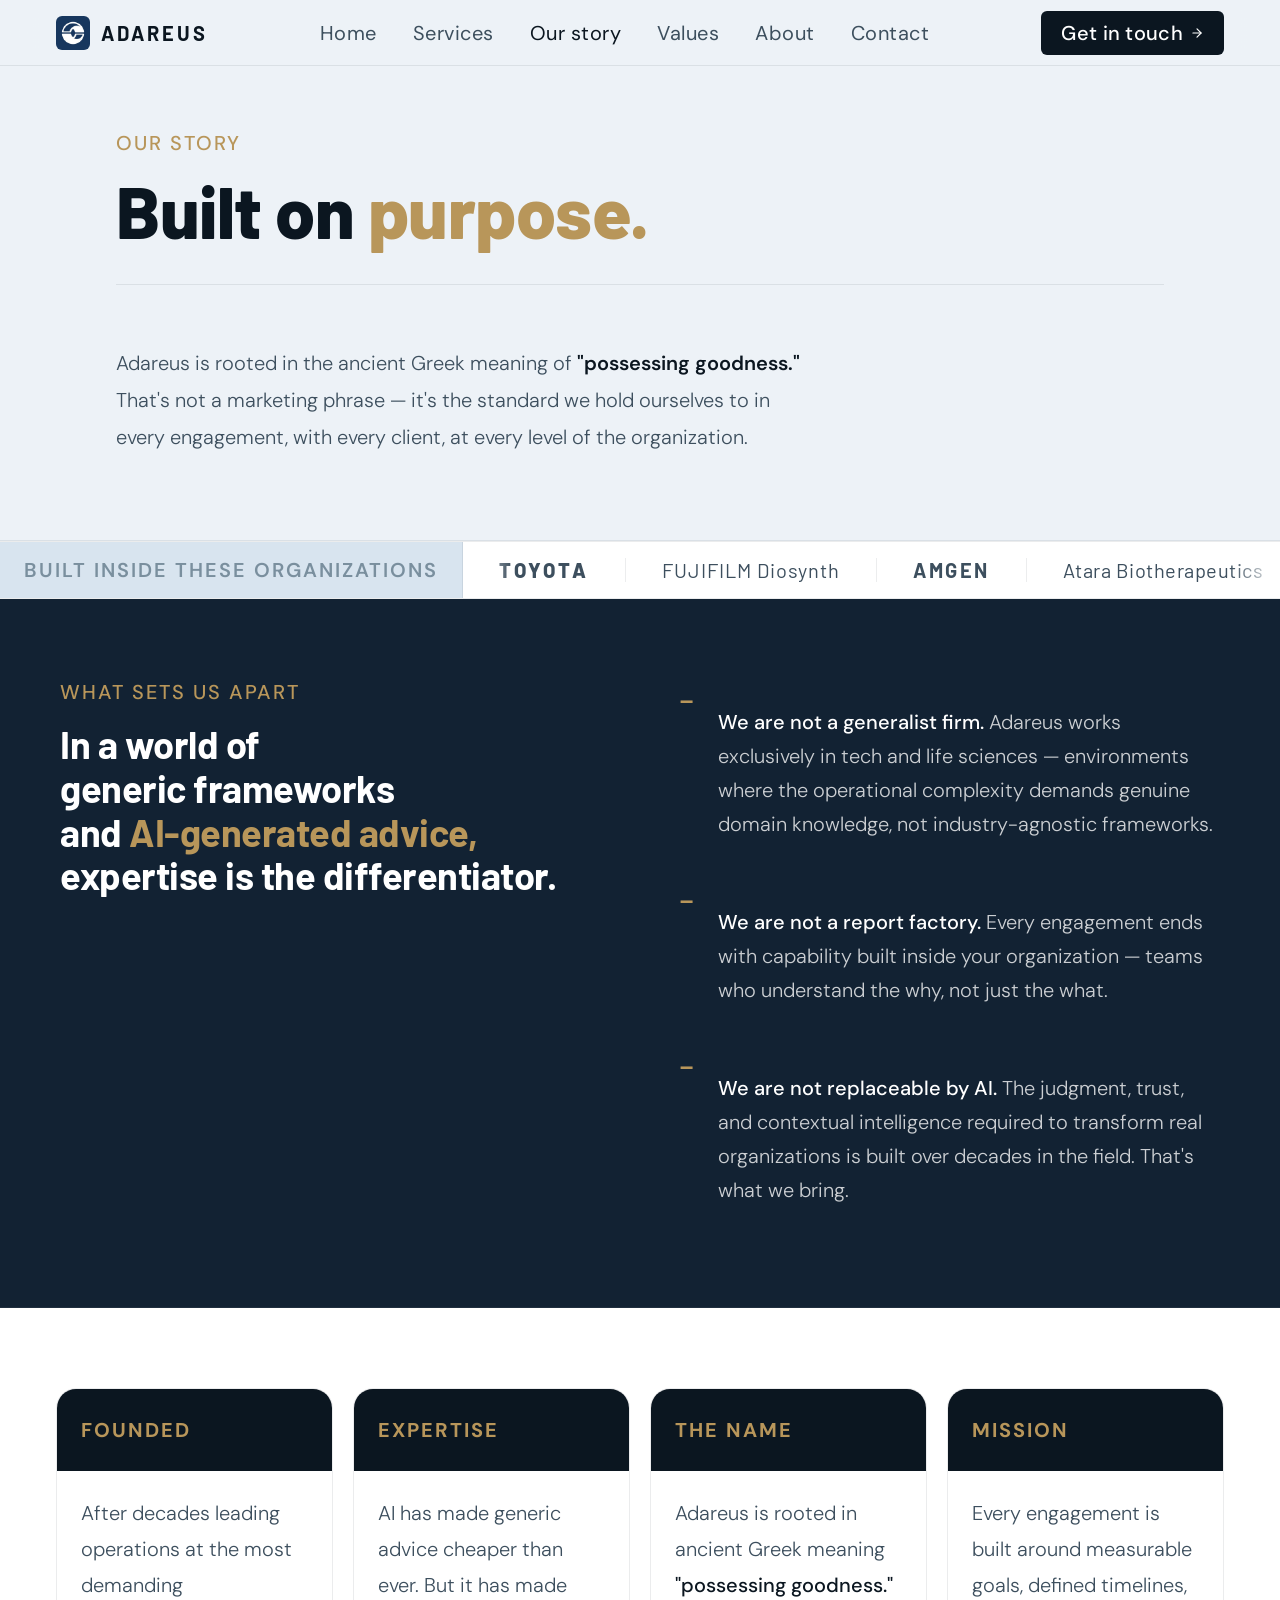
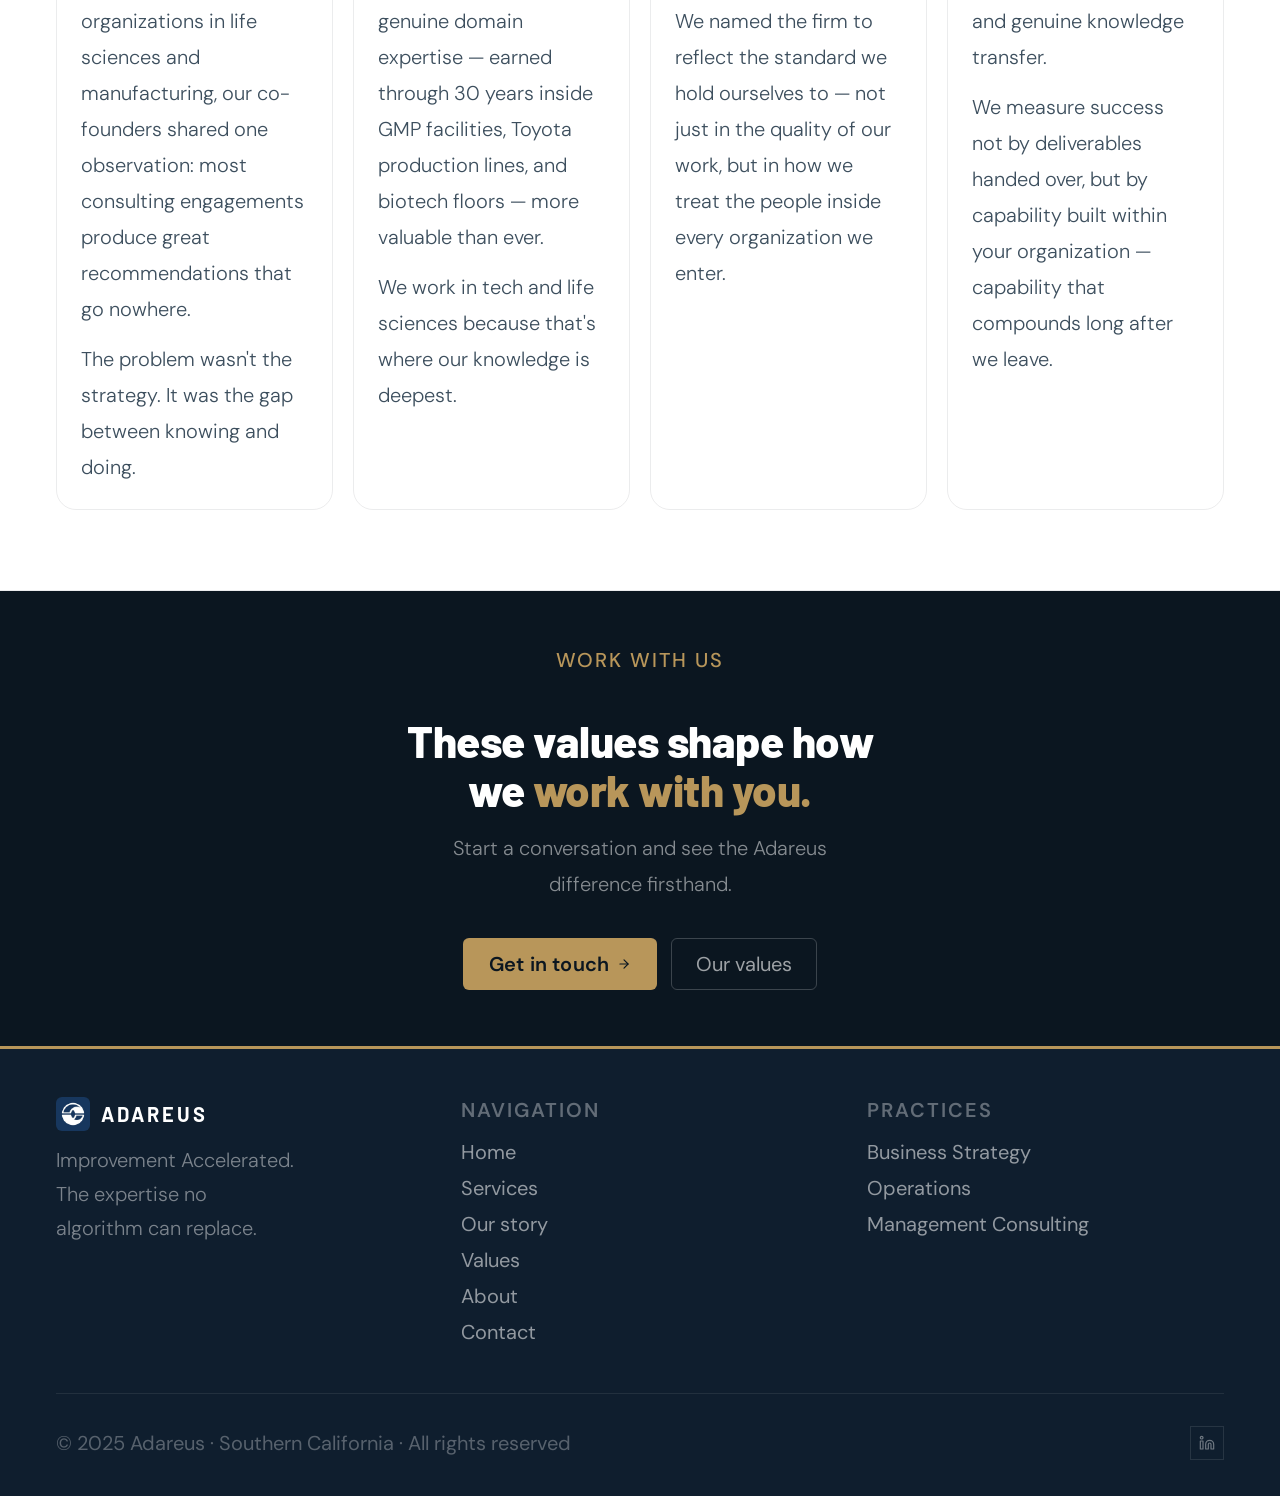
<file: story.html>
<!DOCTYPE html>
<html lang="en">
<head>
  <meta charset="UTF-8" />
  <meta name="viewport" content="width=device-width, initial-scale=1.0" />
  <title>Our Story — ADAREUS</title>
  <style>
@import url('https://fonts.googleapis.com/css2?family=Barlow:ital,wght@0,400;0,500;0,600;0,700;0,800;1,400&family=DM+Sans:opsz,wght@9..40,300;9..40,400;9..40,500&display=swap');


*, *::before, *::after { box-sizing: border-box; }
html, body { margin: 0; padding: 0; border: 0; outline: 0; }

/* Font sizes - 12pt base */
html { font-size: 20px; }
body { font-size: 20px; }
p { font-size: 20px; line-height: 1.85; }
.hero-sub { font-size: 20px !important; line-height: 1.75 !important; }
.story-block p { font-size: 20px !important; }
.founder-bio p { font-size: 20px !important; }
.service-desc-col p { font-size: 20px !important; }
.step-body p { font-size: 20px !important; }
.ai-point p { font-size: 20px !important; }
.problem-card p { font-size: 20px !important; }
nav .nav-links a { font-size: 20px; }
.eyebrow { font-size: 20px !important; letter-spacing: 2px !important; }
.footer-links-list a { font-size: 20px; }
.footer-tagline { font-size: 20px; }

:root {
  --ink:         #0b1620;
  --ink-mid:     #122233;
  --ink-light:   #1e3a52;
  --gold:        #b8965a;
  --gold-dim:    rgba(184,150,90,0.12);
  --gold-line:   rgba(184,150,90,0.3);
  --white:       #ffffff;
  --off-white:   #edf2f7;
  --cream:       #d8e4ef;
  --text-body:   #3d4f5e;
  --text-muted:  #7a8f9e;
  --border:      rgba(11,22,32,0.08);
  --border-mid:  rgba(11,22,32,0.14);
  --radius-sm:   6px;
  --radius-md:   12px;
  --radius-lg:   20px;
}

0,500;0,600;0,700;0,800;1,400&family=DM+Sans:opsz,wght@9..40,300;9..40,400;9..40,500&display=swap');

0,500;0,600;0,700;0,800;1,400&family=DM+Sans:opsz,wght@9..40,300;9..40,400;9..40,500&display=swap');

*, *::before, *::after { box-sizing: border-box; margin: 0; padding: 0; }

html { scroll-behavior: smooth; font-size: 20px; }

body {
  font-family: 'DM Sans', -apple-system, BlinkMacSystemFont, 'Segoe UI', Helvetica, Arial, sans-serif;
  background: var(--off-white);
  color: var(--ink);
  -webkit-font-smoothing: antialiased;
  min-height: 100vh;
}

/* ── NAV ── */
nav {
  position: fixed; top: 0; left: 0; right: 0; z-index: 100;
  display: flex; align-items: center; justify-content: space-between;
  padding: 0 56px; height: 66px;
  background: rgba(237,242,247,0.92);
  backdrop-filter: blur(16px);
  border-bottom: 1px solid var(--border);
}
.nav-logo { display: flex; align-items: center; gap: 11px; text-decoration: none; }
.logo-mark {
  width: 34px; height: 34px;
  display: flex; align-items: center; justify-content: center;
  overflow: hidden; border-radius: 6px;
}
.logo-wordmark {
  font-family: 'Barlow', 'Arial Narrow', Arial, sans-serif;
  font-size: 20px; font-weight: 700;
  letter-spacing: 3px; color: var(--ink);
}
.nav-links { display: flex; align-items: center; gap: 36px; }
.nav-links a {
  font-size: 20px; font-weight: 400; letter-spacing: 0.5px;
  color: var(--text-body); text-decoration: none;
  transition: color 0.2s;
}
.nav-links a:hover, .nav-links a.active { color: var(--ink); }
.nav-cta {
  display: inline-flex; align-items: center; gap: 7px;
  padding: 9px 20px; font-size: 20px; font-weight: 500;
  font-family: 'DM Sans', -apple-system, BlinkMacSystemFont, 'Segoe UI', Helvetica, Arial, sans-serif;
  color: var(--white); background: var(--ink);
  border: none; cursor: pointer; border-radius: var(--radius-sm);
  text-decoration: none; transition: opacity 0.2s;
  letter-spacing: 0.3px;
}
.nav-cta:hover { opacity: 0.85; }

/* ── PAGE SHELL ── */
.page { padding-top: 66px; }

/* ── TYPOGRAPHY ── */
.display {
  font-family: 'Barlow', 'Arial Narrow', Arial, sans-serif;
  font-weight: 700; letter-spacing: -0.5px; line-height: 1.05;
}
.heading {
  font-family: 'Barlow', 'Arial Narrow', Arial, sans-serif;
  font-weight: 600; letter-spacing: -0.3px; line-height: 1.15;
}
.eyebrow {
  font-size: 20px; font-weight: 500; letter-spacing: 2.5px;
  text-transform: uppercase; color: var(--gold);
}

/* ── BUTTONS ── */
.btn-dark {
  display: inline-flex; align-items: center; gap: 8px;
  padding: 13px 26px; font-size: 20px; font-weight: 500;
  font-family: 'DM Sans', -apple-system, BlinkMacSystemFont, 'Segoe UI', Helvetica, Arial, sans-serif;
  color: var(--white); background: var(--ink);
  border: none; border-radius: var(--radius-sm); cursor: pointer;
  text-decoration: none; transition: opacity 0.2s, transform 0.15s;
  letter-spacing: 0.2px;
}
.btn-dark:hover { opacity: 0.85; transform: translateY(-1px); }
.btn-outline {
  display: inline-flex; align-items: center; gap: 8px;
  padding: 12px 24px; font-size: 20px; font-weight: 400;
  font-family: 'DM Sans', -apple-system, BlinkMacSystemFont, 'Segoe UI', Helvetica, Arial, sans-serif;
  color: var(--text-body); background: transparent;
  border: 1px solid var(--border-mid); border-radius: var(--radius-sm);
  cursor: pointer; text-decoration: none;
  transition: border-color 0.2s, color 0.2s;
}
.btn-outline:hover { border-color: var(--ink); color: var(--ink); }

/* ── SECTION ── */
.section { padding: 96px 56px; }
.section-inner { max-width: 1160px; margin: 0 auto; }

/* ── LOGO TICKER ── */
/* ── TICKER ── */
.ticker-section {
  border-top: 1px solid var(--border);
  border-bottom: 1px solid var(--border);
  background: var(--white);
  display: flex; align-items: stretch;
}
.ticker-label-block {
  display: flex; align-items: center;
  padding: 0 24px;
  border-right: 1px solid var(--border);
  background: var(--cream);
  font-size: 20px; font-weight: 600; letter-spacing: 2px;
  text-transform: uppercase; color: var(--text-muted);
  white-space: nowrap; flex-shrink: 0; z-index: 1;
}
.ticker-viewport {
  overflow: hidden; flex: 1;
  -webkit-mask-image: linear-gradient(90deg, transparent 0%, black 6%, black 94%, transparent 100%);
  mask-image: linear-gradient(90deg, transparent 0%, black 6%, black 94%, transparent 100%);
}
.ticker-track {
  display: flex; width: max-content;
  animation: ticker-scroll 30s linear infinite;
  padding: 16px 0;
}
.ticker-track:hover { animation-play-state: paused; }
@keyframes ticker-scroll {
  from { transform: translateX(0); }
  to   { transform: translateX(-50%); }
}
.ticker-item {
  display: flex; align-items: center; gap: 10px;
  padding: 0 36px; border-right: 1px solid var(--border);
  font-family: 'Barlow', 'Arial Narrow', Arial, sans-serif;
  color: var(--text-body); white-space: nowrap;
  text-transform: uppercase; transition: color 0.2s;
}
.ticker-item:hover { color: var(--ink); }
.ticker-dot {
  width: 6px; height: 6px; border-radius: 50%;
  background: var(--gold); flex-shrink: 0;
}

/* ── FOOTER ── */
footer {
  border-top: 3px solid var(--gold);
  background: #0f1e2e; color: var(--white);
  padding: 48px 56px 36px;
}
.footer-top {
  display: grid; grid-template-columns: 1fr 1fr 1fr;
  gap: 48px; padding-bottom: 48px;
  border-bottom: 1px solid rgba(255,255,255,0.08);
  margin-bottom: 32px;
}
.footer-brand .logo-wordmark { color: var(--white); }
.footer-tagline {
  font-size: 20px; font-weight: 300; color: rgba(255,255,255,0.45);
  line-height: 1.7; margin-top: 12px; max-width: 240px;
}
.footer-col-label {
  font-size: 20px; font-weight: 600; letter-spacing: 2px;
  text-transform: uppercase; color: rgba(255,255,255,0.35);
  margin-bottom: 16px;
}
.footer-links-list { display: flex; flex-direction: column; gap: 10px; }
.footer-links-list a {
  font-size: 20px; color: rgba(255,255,255,0.55); text-decoration: none;
  transition: color 0.2s;
}
.footer-links-list a:hover { color: var(--white); }
.footer-bottom {
  display: flex; align-items: center; justify-content: space-between;
}
.footer-copy { font-size: 20px; color: rgba(255,255,255,0.3); }
.social-link {
  width: 34px; height: 34px; border: 1px solid rgba(255,255,255,0.1);
  display: flex; align-items: center; justify-content: center;
  color: rgba(255,255,255,0.4); text-decoration: none; font-size: 20px;
  transition: border-color 0.2s, color 0.2s;
}
.social-link:hover { border-color: var(--gold); color: var(--gold); }

/* ── ANIMATIONS ── */
@keyframes fadeUp {
  from { opacity: 0; transform: translateY(18px); }
  to   { opacity: 1; transform: translateY(0); }
}
.fu { animation: fadeUp 0.55s ease both; }
.d1 { animation-delay: 0.05s; }
.d2 { animation-delay: 0.15s; }
.d3 { animation-delay: 0.25s; }
.d4 { animation-delay: 0.38s; }
.d5 { animation-delay: 0.50s; }

/* ── RESPONSIVE ── */
@media (max-width: 860px) {
  nav { padding: 0 20px; }
  .nav-links { display: none; }
  .section { padding: 64px 20px; }
  footer { padding: 48px 20px 32px; }
  .footer-top { grid-template-columns: 1fr; gap: 32px; }
  .footer-bottom { flex-direction: column; gap: 16px; }
}

  

body { font-size: 20px; }
p { font-size: 20px; line-height: 1.85; }
.founder-bio p { font-size: 20px !important; }
.story-block p { font-size: 20px !important; }
nav .nav-links a { font-size: 20px; }

/* === PAGE COMPONENTS === */

    /* HERO */
    .hero {
      padding: 64px 56px 64px;
      border-bottom: 1px solid var(--border);
      max-width: 1160px; margin: 0 auto;
    }
    .hero-kicker {
      display: inline-flex; align-items: center; gap: 8px;
      border: 1px solid var(--gold-line); padding: 5px 14px;
      border-radius: 20px; margin-bottom: 40px;
    }
    .hero-kicker span { font-size: 20px; color: var(--gold); font-weight: 500; letter-spacing: 1.5px; text-transform: uppercase; }
    .hero h1 {
      font-family: 'Barlow', 'Arial Narrow', Arial, sans-serif;
      font-size: clamp(52px, 7vw, 96px);
      font-weight: 800; line-height: 0.95; letter-spacing: -0.5px;
      color: var(--ink); margin-bottom: 36px;
    }
    .hero h1 em { font-style: normal; color: var(--gold); }
    .hero-bottom {
      display: grid; grid-template-columns: 1fr 1fr; gap: 64px;
      align-items: end; padding-top: 40px; border-top: 1px solid var(--border);
    }
    .hero-sub {
      font-size: 20px; font-weight: 300; line-height: 1.8;
      color: var(--text-body); max-width: 440px;
    }
    .hero-right { display: flex; flex-direction: column; gap: 24px; align-items: flex-end; }
    .hero-actions { display: flex; gap: 12px; }
    .hero-stats { display: flex; gap: 40px; }
    .stat-num {
      font-family: 'Barlow', 'Arial Narrow', Arial, sans-serif;
      font-size: 30px; font-weight: 700; color: var(--ink); line-height: 1; margin-bottom: 3px;
    }
    .stat-label { font-size: 20px; color: var(--text-muted); }

    /* AI BANNER */
    .ai-banner {
      background: var(--ink-light); color: var(--white);
      padding: 56px;
      border-bottom: 1px solid rgba(255,255,255,0.06);
    }
    .ai-banner-inner {
      max-width: 1160px; margin: 0 auto;
      display: grid; grid-template-columns: 1fr 1fr; gap: 64px; align-items: center;
    }
    .ai-banner-left {}
    .ai-banner-left .eyebrow { color: var(--gold); margin-bottom: 20px; }
    .ai-banner-left h2 {
      font-family: 'Barlow', 'Arial Narrow', Arial, sans-serif;
      font-size: clamp(26px, 3vw, 40px); font-weight: 700;
      line-height: 1.1; letter-spacing: -0.5px; color: var(--white);
    }
    .ai-banner-left h2 em { font-style: normal; color: var(--gold); }
    .ai-dividers { display: flex; flex-direction: column; gap: 0; }
    .ai-point {
      display: flex; gap: 18px; align-items: flex-start;
      padding: 22px 0; border-bottom: 1px solid rgba(255,255,255,0.07);
    }
    .ai-point:first-child { border-top: 1px solid rgba(255,255,255,0.07); }
    .ai-point-icon {
      width: 38px; height: 38px;
      display: flex; align-items: center; justify-content: center;
      color: var(--gold); flex-shrink: 0;
    }
    .ai-point h4 { font-size: 20px; font-weight: 600; margin-bottom: 5px; }
    .ai-point p { font-size: 20px; font-weight: 300; color: rgba(255,255,255,0.5); line-height: 1.65; }

    /* PROBLEM */
    .problem-section {
      padding: 104px 56px;
      border-bottom: 1px solid var(--border);
    }
    .problem-inner { max-width: 1160px; margin: 0 auto; }
    .problem-header { max-width: 680px; margin-bottom: 64px; }
    .problem-header .display { font-size: clamp(28px, 3.5vw, 44px); margin-top: 16px; margin-bottom: 20px; }
    .problem-header p { font-size: 20px; font-weight: 300; color: var(--text-body); line-height: 1.8; }
    .problem-grid {
      display: grid; grid-template-columns: repeat(3, 1fr); gap: 1px;
      background: var(--border); border: 1px solid var(--border);
    }
    .problem-card {
      background: var(--off-white); padding: 36px 30px;
      transition: background 0.25s;
    }
    .problem-card:hover { background: var(--cream); }
    .problem-icon {
      width: 42px; height: 42px; background: var(--ink);
      display: flex; align-items: center; justify-content: center;
      color: var(--gold); margin-bottom: 20px;
      border-radius: var(--radius-sm);
    }
    .problem-card h3 { font-size: 20px; font-weight: 600; margin-bottom: 10px; color: var(--ink); }
    .problem-card p { font-size: 20px; font-weight: 300; color: var(--text-body); line-height: 1.7; }

    /* SERVICES */
    .services-section {
      padding: 104px 56px;
      background: var(--ink-mid); color: var(--white);
      border-bottom: 1px solid rgba(255,255,255,0.06);
    }
    .services-inner { max-width: 1160px; margin: 0 auto; }
    .services-header {
      display: flex; justify-content: space-between; align-items: flex-end;
      margin-bottom: 64px;
    }
    .services-header .eyebrow { color: var(--gold); }
    .services-header .display { font-size: clamp(28px, 3.5vw, 44px); margin-top: 16px; color: var(--white); }
    .services-grid { display: flex; flex-direction: column; }
    .service-row {
      display: grid; grid-template-columns: 80px 1fr 2fr auto;
      align-items: start; gap: 40px; padding: 44px 0;
      border-top: 1px solid rgba(255,255,255,0.07);
      cursor: default; transition: background 0.2s;
    }
    .service-row:last-child { border-bottom: 1px solid rgba(255,255,255,0.07); }
    .service-row:hover { background: rgba(255,255,255,0.02); margin: 0 -56px; padding-left: 56px; padding-right: 56px; }
    .service-index {
      font-family: 'Barlow', 'Arial Narrow', Arial, sans-serif;
      font-size: 20px; font-weight: 600; color: var(--gold);
      letter-spacing: 1px; padding-top: 4px;
    }
    .service-name-col h3 {
      font-family: 'Barlow', 'Arial Narrow', Arial, sans-serif;
      font-size: 20px; font-weight: 700; color: var(--white); margin-bottom: 8px;
    }
    .service-name-col .service-tag {
      display: inline-block; font-size: 20px; padding: 3px 10px;
      border: 1px solid rgba(255,255,255,0.25); color: rgba(255,255,255,0.6);
      border-radius: 20px; letter-spacing: 1px; text-transform: uppercase;
    }
    .service-desc-col p { font-size: 20px; font-weight: 300; color: rgba(255,255,255,0.75); line-height: 1.75; }
    .service-items-col { display: flex; flex-direction: column; gap: 7px; min-width: 220px; }
    .svc-item { display: flex; align-items: center; gap: 8px; font-size: 20px; color: rgba(255,255,255,0.7); }
    .svc-item i { font-size: 20px; color: var(--gold); }

    /* INDUSTRIES */
    .industries-section {
      padding: 80px 56px;
      border-bottom: 1px solid var(--border);
      background: var(--off-white);
    }
    .industries-inner { max-width: 1160px; margin: 0 auto; }
    .industries-grid { display: grid; grid-template-columns: 1fr 1fr; gap: 20px; margin-top: 48px; }
    .industry-card {
      background: var(--white); border: 1px solid var(--border);
      border-radius: var(--radius-lg); padding: 40px 36px;
      transition: border-color 0.25s, transform 0.25s;
    }
    .industry-card:hover { border-color: var(--gold-line); transform: translateY(-3px); }
    .industry-card-icon {
      width: 44px; height: 44px; background: var(--ink);
      display: flex; align-items: center; justify-content: center;
      color: var(--gold); margin-bottom: 20px;
      border-radius: var(--radius-sm);
    }
    .industry-card h3 {
      font-family: 'Barlow', 'Arial Narrow', Arial, sans-serif;
      font-size: 20px; font-weight: 700; margin-bottom: 12px;
    }
    .industry-card p { font-size: 20px; font-weight: 300; color: var(--text-body); line-height: 1.75; margin-bottom: 20px; }
    .industry-tags { display: flex; flex-wrap: wrap; gap: 7px; }
    .itag {
      font-size: 20px; padding: 4px 12px;
      border: 1px solid var(--border-mid); border-radius: 20px; color: var(--text-body);
    }

    /* APPROACH */
    .approach-section {
      padding: 104px 56px;
      border-bottom: 1px solid var(--border);
      background: var(--white);
    }
    .approach-inner { max-width: 1160px; margin: 0 auto; }
    .approach-grid { display: grid; grid-template-columns: 1fr 1fr; gap: 80px; }
    .approach-left .display { font-size: clamp(28px, 3.5vw, 44px); margin-top: 16px; margin-bottom: 24px; }
    .approach-left p { font-size: 20px; font-weight: 300; color: var(--text-body); line-height: 1.8; margin-bottom: 36px; }
    .approach-steps { display: flex; flex-direction: column; }
    .approach-step {
      display: grid; grid-template-columns: 40px 1fr;
      gap: 20px; padding: 28px 0; border-bottom: 1px solid var(--border);
    }
    .approach-step:first-child { border-top: 1px solid var(--border); }
    .step-num {
      font-family: 'Barlow', 'Arial Narrow', Arial, sans-serif;
      font-size: 20px; font-weight: 700; color: var(--gold); padding-top: 2px;
    }
    .step-body h4 { font-size: 20px; font-weight: 600; margin-bottom: 6px; }
    .step-body p { font-size: 20px; font-weight: 300; color: var(--text-body); line-height: 1.65; }

    @media (max-width: 860px) {
      .hero { padding: 64px 20px 56px; }
      .hero h1 { font-size: 52px; letter-spacing: -0.5px; }
      .hero-bottom { grid-template-columns: 1fr; gap: 32px; }
      .hero-right { align-items: flex-start; }
      .ai-banner { padding: 56px 20px; }
      .ai-banner-inner { grid-template-columns: 1fr; gap: 40px; }
      .problem-section, .services-section, .approach-section, .industries-section { padding: 64px 20px; }
      .problem-grid { grid-template-columns: 1fr; }
      .service-row { grid-template-columns: 1fr; gap: 16px; }
      .service-row:hover { margin: 0; padding: 44px 0; }
      .approach-grid, .industries-grid { grid-template-columns: 1fr; }
    }
  
  

/* === ALL COMPONENTS === */

    .page-hero {
      padding: 96px 56px 80px;
      border-bottom: 1px solid var(--border);
      max-width: 1160px; margin: 0 auto;
    }
    .page-hero h1 {
      font-family: 'Barlow', 'Arial Narrow', Arial, sans-serif;
      font-size: clamp(44px, 6vw, 80px);
      font-weight: 800; line-height: 0.95; letter-spacing: -0.5px;
      color: var(--ink); margin: 20px 0 0;
    }
    .page-hero h1 em { font-style: normal; color: var(--gold); }
    .hero-split {
      display: grid; grid-template-columns: 1fr 1fr; gap: 64px;
      padding-top: 40px; border-top: 1px solid var(--border); margin-top: 40px;
    }
    .hero-split p { font-size: 20px; font-weight: 300; color: var(--text-body); line-height: 1.85; }
    .hero-meta { display: flex; gap: 40px; align-items: flex-end; flex-wrap: wrap; }
    .meta-item .stat-num {
      font-family: 'Barlow', 'Arial Narrow', Arial, sans-serif;
      font-size: 32px; font-weight: 700; color: var(--ink); line-height: 1; margin-bottom: 4px;
    }
    .meta-item .stat-label { font-size: 20px; color: var(--text-muted); }

    /* POSITIONING STATEMENT */
    .positioning {
      background: var(--ink-mid); color: var(--white);
      padding: 80px 56px;
      border-bottom: 1px solid rgba(255,255,255,0.06);
    }
    .positioning-inner {
      max-width: 1160px; margin: 0 auto;
      display: grid; grid-template-columns: 1fr 1fr; gap: 80px; align-items: start;
    }
    .positioning-left h2 {
      font-family: 'Barlow', 'Arial Narrow', Arial, sans-serif;
      font-size: clamp(26px, 3vw, 38px); font-weight: 700;
      line-height: 1.15; letter-spacing: -0.5px; margin-top: 18px;
    }
    .positioning-left h2 em { font-style: normal; color: var(--gold); }
    .positioning-right { display: flex; flex-direction: column; gap: 24px; padding-top: 6px; }
    .pos-point { display: flex; gap: 14px; align-items: flex-start; }
    .pos-num {
      font-family: 'Barlow', 'Arial Narrow', Arial, sans-serif;
      font-size: 20px; font-weight: 700; color: var(--gold);
      letter-spacing: 1px; padding-top: 3px; flex-shrink: 0; min-width: 24px;
    }
    .pos-point p { font-size: 20px; font-weight: 300; color: rgba(255,255,255,0.78); line-height: 1.7; }
    .pos-point strong { color: var(--white); font-weight: 500; }

    /* STORY */
    .story-section { padding: 104px 56px; border-bottom: 1px solid var(--border); }
    .story-inner { max-width: 1160px; margin: 0 auto; }
    .story-grid { display: grid; grid-template-columns: 320px 1fr; gap: 80px; }
    .story-sidebar { position: sticky; top: 90px; align-self: start; }
    .story-sidebar .display { font-size: 26px; margin-top: 14px; margin-bottom: 16px; }
    .story-sidebar p { font-size: 20px; font-weight: 300; color: var(--text-body); line-height: 1.8; }
    .story-blocks { display: flex; flex-direction: column; }
    .story-block { padding: 36px 0; border-bottom: 1px solid var(--border); }
    .story-block:first-child { padding-top: 0; }
    .story-block h3 { font-size: 20px; font-weight: 700; margin-bottom: 12px; color: var(--ink); padding-left: 16px; border-left: 3px solid var(--gold); }
    .story-block p { font-size: 20px; font-weight: 300; color: var(--text-body); line-height: 1.85; }
    .story-block p + p { margin-top: 12px; }

    /* VALUES */
    .values-section { padding: 104px 56px; background: var(--off-white); border-bottom: 1px solid var(--border); }
    .values-inner { max-width: 1160px; margin: 0 auto; }
    .values-header { margin-bottom: 56px; }
    .values-header .display { font-size: clamp(26px, 3vw, 38px); margin-top: 14px; }
    .values-grid { display: grid; grid-template-columns: repeat(4, 1fr); gap: 20px; }
    .value-card {
      background: var(--white); padding: 32px 26px;
      border: 1px solid var(--border); border-radius: var(--radius-md);
    }
    .value-icon {
      width: 42px; height: 42px; background: var(--ink);
      display: flex; align-items: center; justify-content: center;
      color: var(--gold); margin-bottom: 18px;
      border-radius: var(--radius-sm);
    }
    .value-card h4 { font-size: 20px; font-weight: 600; margin-bottom: 9px; }
    .value-card p { font-size: 20px; font-weight: 300; color: var(--text-body); line-height: 1.7; }

    /* TEAM */
    .team-section { padding: 104px 56px; border-bottom: 1px solid var(--border); }
    .team-inner { max-width: 1160px; margin: 0 auto; }
    .team-header { margin-bottom: 72px; }
    .team-header .display { font-size: clamp(26px, 3vw, 38px); margin-top: 14px; }
    .founder {
      display: grid; grid-template-columns: 280px 1fr; gap: 64px;
      padding: 72px 0; border-top: 1px solid var(--border);
    }
    .founder:last-child { border-bottom: 1px solid var(--border); }
    .founder-photo {
      width: 100%; aspect-ratio: 1/1;
      object-fit: cover; object-position: center top;
      border-radius: var(--radius-md);
      margin-bottom: 22px;
      display: block;
      filter: grayscale(8%);
    }
    .founder-name { font-size: 20px; font-weight: 700; margin-bottom: 3px; }
    .founder-role { font-size: 20px; font-weight: 500; letter-spacing: 2px; text-transform: uppercase; color: var(--gold); margin-bottom: 20px; }
    .founder-tags { display: flex; flex-wrap: wrap; gap: 7px; }
    .ftag { font-size: 20px; padding: 4px 11px; border: 1px solid var(--border-mid); border-radius: 20px; color: var(--text-body); }
    .founder-bio { font-size: 20px; font-weight: 300; color: var(--text-body); line-height: 1.9; margin-bottom: 28px; }
    .founder-bio p + p { margin-top: 13px; }
    .founder-highlights { display: flex; flex-direction: column; border: 1px solid var(--border); border-radius: var(--radius-md); overflow: hidden; }
    .highlight { display: flex; align-items: flex-start; gap: 12px; padding: 14px 18px; border-bottom: 1px solid var(--border); }
    .highlight:last-child { border-bottom: none; }
    .highlight i { color: var(--gold); font-size: 20px; padding-top: 2px; flex-shrink: 0; }
    .highlight span { font-size: 20px; color: var(--text-body); line-height: 1.5; }

    /* CTA */
    .about-cta { padding: 104px 56px; background: var(--ink); text-align: center; }
    .about-cta .eyebrow { color: var(--gold); justify-content: center; }
    .about-cta .display { font-size: clamp(32px, 4vw, 56px); color: var(--white); margin: 18px auto 20px; max-width: 640px; }
    .about-cta p { font-size: 20px; font-weight: 300; color: rgba(255,255,255,0.5); margin: 0 auto 40px; max-width: 460px; line-height: 1.8; }

    @media (max-width: 860px) {
      .page-hero { padding: 64px 20px 56px; }
      .hero-split, .story-grid, .founder, .positioning-inner { grid-template-columns: 1fr; gap: 36px; }
      .story-sidebar { position: static; }
      .values-grid { grid-template-columns: 1fr 1fr; }
      .story-section, .values-section, .team-section, .about-cta, .positioning { padding: 64px 20px; }
    }
  

    /* HERO */
    .hero {
      padding: 64px 56px 64px;
      border-bottom: 1px solid var(--border);
      max-width: 1160px; margin: 0 auto;
    }
    .hero-kicker {
      display: inline-flex; align-items: center; gap: 8px;
      border: 1px solid var(--gold-line); padding: 5px 14px;
      border-radius: 20px; margin-bottom: 40px;
    }
    .hero-kicker span { font-size: 20px; color: var(--gold); font-weight: 500; letter-spacing: 1.5px; text-transform: uppercase; }
    .hero h1 {
      font-family: 'Barlow', 'Arial Narrow', Arial, sans-serif;
      font-size: clamp(52px, 7vw, 96px);
      font-weight: 800; line-height: 0.95; letter-spacing: -0.5px;
      color: var(--ink); margin-bottom: 36px;
    }
    .hero h1 em { font-style: normal; color: var(--gold); }
    .hero-bottom {
      display: grid; grid-template-columns: 1fr 1fr; gap: 64px;
      align-items: end; padding-top: 40px; border-top: 1px solid var(--border);
    }
    .hero-sub {
      font-size: 20px; font-weight: 300; line-height: 1.8;
      color: var(--text-body); max-width: 440px;
    }
    .hero-right { display: flex; flex-direction: column; gap: 24px; align-items: flex-end; }
    .hero-actions { display: flex; gap: 12px; }
    .hero-stats { display: flex; gap: 40px; }
    .stat-num {
      font-family: 'Barlow', 'Arial Narrow', Arial, sans-serif;
      font-size: 30px; font-weight: 700; color: var(--ink); line-height: 1; margin-bottom: 3px;
    }
    .stat-label { font-size: 20px; color: var(--text-muted); }

    /* AI BANNER */
    .ai-banner {
      background: var(--ink-light); color: var(--white);
      padding: 56px;
      border-bottom: 1px solid rgba(255,255,255,0.06);
    }
    .ai-banner-inner {
      max-width: 1160px; margin: 0 auto;
      display: grid; grid-template-columns: 1fr 1fr; gap: 64px; align-items: center;
    }
    .ai-banner-left {}
    .ai-banner-left .eyebrow { color: var(--gold); margin-bottom: 20px; }
    .ai-banner-left h2 {
      font-family: 'Barlow', 'Arial Narrow', Arial, sans-serif;
      font-size: clamp(26px, 3vw, 40px); font-weight: 700;
      line-height: 1.1; letter-spacing: -0.5px; color: var(--white);
    }
    .ai-banner-left h2 em { font-style: normal; color: var(--gold); }
    .ai-dividers { display: flex; flex-direction: column; gap: 0; }
    .ai-point {
      display: flex; gap: 18px; align-items: flex-start;
      padding: 22px 0; border-bottom: 1px solid rgba(255,255,255,0.07);
    }
    .ai-point:first-child { border-top: 1px solid rgba(255,255,255,0.07); }
    .ai-point-icon {
      width: 38px; height: 38px;
      display: flex; align-items: center; justify-content: center;
      color: var(--gold); flex-shrink: 0;
    }
    .ai-point h4 { font-size: 20px; font-weight: 600; margin-bottom: 5px; }
    .ai-point p { font-size: 20px; font-weight: 300; color: rgba(255,255,255,0.5); line-height: 1.65; }

    /* PROBLEM */
    .problem-section {
      padding: 104px 56px;
      border-bottom: 1px solid var(--border);
    }
    .problem-inner { max-width: 1160px; margin: 0 auto; }
    .problem-header { max-width: 680px; margin-bottom: 64px; }
    .problem-header .display { font-size: clamp(28px, 3.5vw, 44px); margin-top: 16px; margin-bottom: 20px; }
    .problem-header p { font-size: 20px; font-weight: 300; color: var(--text-body); line-height: 1.8; }
    .problem-grid {
      display: grid; grid-template-columns: repeat(3, 1fr); gap: 1px;
      background: var(--border); border: 1px solid var(--border);
    }
    .problem-card {
      background: var(--off-white); padding: 36px 30px;
      transition: background 0.25s;
    }
    .problem-card:hover { background: var(--cream); }
    .problem-icon {
      width: 42px; height: 42px; background: var(--ink);
      display: flex; align-items: center; justify-content: center;
      color: var(--gold); margin-bottom: 20px;
      border-radius: var(--radius-sm);
    }
    .problem-card h3 { font-size: 20px; font-weight: 600; margin-bottom: 10px; color: var(--ink); }
    .problem-card p { font-size: 20px; font-weight: 300; color: var(--text-body); line-height: 1.7; }

    /* SERVICES */
    .services-section {
      padding: 104px 56px;
      background: var(--ink-mid); color: var(--white);
      border-bottom: 1px solid rgba(255,255,255,0.06);
    }
    .services-inner { max-width: 1160px; margin: 0 auto; }
    .services-header {
      display: flex; justify-content: space-between; align-items: flex-end;
      margin-bottom: 64px;
    }
    .services-header .eyebrow { color: var(--gold); }
    .services-header .display { font-size: clamp(28px, 3.5vw, 44px); margin-top: 16px; color: var(--white); }
    .services-grid { display: flex; flex-direction: column; }
    .service-row {
      display: grid; grid-template-columns: 80px 1fr 2fr auto;
      align-items: start; gap: 40px; padding: 44px 0;
      border-top: 1px solid rgba(255,255,255,0.07);
      cursor: default; transition: background 0.2s;
    }
    .service-row:last-child { border-bottom: 1px solid rgba(255,255,255,0.07); }
    .service-row:hover { background: rgba(255,255,255,0.02); margin: 0 -56px; padding-left: 56px; padding-right: 56px; }
    .service-index {
      font-family: 'Barlow', 'Arial Narrow', Arial, sans-serif;
      font-size: 20px; font-weight: 600; color: var(--gold);
      letter-spacing: 1px; padding-top: 4px;
    }
    .service-name-col h3 {
      font-family: 'Barlow', 'Arial Narrow', Arial, sans-serif;
      font-size: 20px; font-weight: 700; color: var(--white); margin-bottom: 8px;
    }
    .service-name-col .service-tag {
      display: inline-block; font-size: 20px; padding: 3px 10px;
      border: 1px solid rgba(255,255,255,0.25); color: rgba(255,255,255,0.6);
      border-radius: 20px; letter-spacing: 1px; text-transform: uppercase;
    }
    .service-desc-col p { font-size: 20px; font-weight: 300; color: rgba(255,255,255,0.75); line-height: 1.75; }
    .service-items-col { display: flex; flex-direction: column; gap: 7px; min-width: 220px; }
    .svc-item { display: flex; align-items: center; gap: 8px; font-size: 20px; color: rgba(255,255,255,0.7); }
    .svc-item i { font-size: 20px; color: var(--gold); }

    /* INDUSTRIES */
    .industries-section {
      padding: 80px 56px;
      border-bottom: 1px solid var(--border);
      background: var(--off-white);
    }
    .industries-inner { max-width: 1160px; margin: 0 auto; }
    .industries-grid { display: grid; grid-template-columns: 1fr 1fr; gap: 20px; margin-top: 48px; }
    .industry-card {
      background: var(--white); border: 1px solid var(--border);
      border-radius: var(--radius-lg); padding: 40px 36px;
      transition: border-color 0.25s, transform 0.25s;
    }
    .industry-card:hover { border-color: var(--gold-line); transform: translateY(-3px); }
    .industry-card-icon {
      width: 44px; height: 44px; background: var(--ink);
      display: flex; align-items: center; justify-content: center;
      color: var(--gold); margin-bottom: 20px;
      border-radius: var(--radius-sm);
    }
    .industry-card h3 {
      font-family: 'Barlow', 'Arial Narrow', Arial, sans-serif;
      font-size: 20px; font-weight: 700; margin-bottom: 12px;
    }
    .industry-card p { font-size: 20px; font-weight: 300; color: var(--text-body); line-height: 1.75; margin-bottom: 20px; }
    .industry-tags { display: flex; flex-wrap: wrap; gap: 7px; }
    .itag {
      font-size: 20px; padding: 4px 12px;
      border: 1px solid var(--border-mid); border-radius: 20px; color: var(--text-body);
    }

    /* APPROACH */
    .approach-section {
      padding: 104px 56px;
      border-bottom: 1px solid var(--border);
      background: var(--white);
    }
    .approach-inner { max-width: 1160px; margin: 0 auto; }
    .approach-grid { display: grid; grid-template-columns: 1fr 1fr; gap: 80px; }
    .approach-left .display { font-size: clamp(28px, 3.5vw, 44px); margin-top: 16px; margin-bottom: 24px; }
    .approach-left p { font-size: 20px; font-weight: 300; color: var(--text-body); line-height: 1.8; margin-bottom: 36px; }
    .approach-steps { display: flex; flex-direction: column; }
    .approach-step {
      display: grid; grid-template-columns: 40px 1fr;
      gap: 20px; padding: 28px 0; border-bottom: 1px solid var(--border);
    }
    .approach-step:first-child { border-top: 1px solid var(--border); }
    .step-num {
      font-family: 'Barlow', 'Arial Narrow', Arial, sans-serif;
      font-size: 20px; font-weight: 700; color: var(--gold); padding-top: 2px;
    }
    .step-body h4 { font-size: 20px; font-weight: 600; margin-bottom: 6px; }
    .step-body p { font-size: 20px; font-weight: 300; color: var(--text-body); line-height: 1.65; }

    @media (max-width: 860px) {
      .hero { padding: 64px 20px 56px; }
      .hero h1 { font-size: 52px; letter-spacing: -0.5px; }
      .hero-bottom { grid-template-columns: 1fr; gap: 32px; }
      .hero-right { align-items: flex-start; }
      .ai-banner { padding: 56px 20px; }
      .ai-banner-inner { grid-template-columns: 1fr; gap: 40px; }
      .problem-section, .services-section, .approach-section, .industries-section { padding: 64px 20px; }
      .problem-grid { grid-template-columns: 1fr; }
      .service-row { grid-template-columns: 1fr; gap: 16px; }
      .service-row:hover { margin: 0; padding: 44px 0; }
      .approach-grid, .industries-grid { grid-template-columns: 1fr; }
    }
  </style>
</head>
<body>
<nav>
  <a class="nav-logo" href="index.html">
    <div class="logo-mark"><img src="logo.jpg" alt="Adareus logo" style="width:34px;height:34px;display:block;" /></div>
    <span class="logo-wordmark">ADAREUS</span>
  </a>
  <div class="nav-links">
    <a href="index.html">Home</a>
    <a href="services.html">Services</a>
    <a href="story.html" class="active">Our story</a>
    <a href="values.html">Values</a>
    <a href="about.html">About</a>
    <a href="contact.html">Contact</a>
  </div>
  <a class="nav-cta" href="contact.html">Get in touch <svg width="14" height="14" viewBox="0 0 24 24" fill="none" stroke="currentColor" stroke-width="2" stroke-linecap="round" stroke-linejoin="round"><line x1="5" y1="12" x2="19" y2="12"/><polyline points="12 5 19 12 12 19"/></svg></a>
</nav>
<div class="page">
  <!-- HERO -->
  <section style="border-bottom:1px solid var(--border);">
    <div style="max-width:1160px; margin:0 auto; padding:64px 56px;">
      <div class="eyebrow fu d1">Our story</div>
      <h1 style="font-family:'Barlow','Arial Narrow',Arial,sans-serif; font-size:clamp(44px,6vw,72px); font-weight:800; line-height:0.95; letter-spacing:-0.5px; color:var(--ink); margin:20px 0 0;" class="fu d2">Built on <em style="font-style:normal; color:var(--gold);">purpose.</em></h1>
      <div style="padding-top:40px; border-top:1px solid var(--border); margin-top:40px;" class="fu d3">
        <p style="font-size: 20px; font-weight:300; color:var(--text-body); line-height:1.85; max-width:700px;">Adareus is rooted in the ancient Greek meaning of <strong style="font-weight:600; color:var(--ink);">"possessing goodness."</strong> That's not a marketing phrase — it's the standard we hold ourselves to in every engagement, with every client, at every level of the organization.</p>
      </div>
    </div>
  </section>


  <!-- TICKER -->
  <div class="ticker-section">
    <div class="ticker-label-block">Built inside these organizations</div>
    <div class="ticker-viewport">
      <div class="ticker-track">
        <span class="ticker-item" style="font-weight:800; letter-spacing:3px; font-size: 20px;">TOYOTA</span>
        <span class="ticker-item" style="font-weight:400; letter-spacing:1px; font-size: 20px; text-transform:none;">FUJIFILM Diosynth</span>
        <span class="ticker-item" style="font-weight:700; letter-spacing:2.5px; font-size: 20px;">AMGEN</span>
        <span class="ticker-item" style="font-weight:400; letter-spacing:0.5px; font-size: 20px; text-transform:none;">Atara Biotherapeutics</span>
        <span class="ticker-item" style="font-weight:700; letter-spacing:2px; font-size: 20px;">ALEXION</span>
        <span class="ticker-item" style="font-weight:400; letter-spacing:1px; font-size: 20px; text-transform:none;">Allergan</span>
        <span class="ticker-item" style="font-weight:600; letter-spacing:1.5px; font-size: 20px; text-transform:none;">Blue Nile</span>
        <span class="ticker-item" style="font-weight:800; letter-spacing:3px; font-size: 20px;">HONEYWELL</span>
        <span class="ticker-item" style="font-weight:800; letter-spacing:3px; font-size: 20px;">TOYOTA</span>
        <span class="ticker-item" style="font-weight:400; letter-spacing:1px; font-size: 20px; text-transform:none;">FUJIFILM Diosynth</span>
        <span class="ticker-item" style="font-weight:700; letter-spacing:2.5px; font-size: 20px;">AMGEN</span>
        <span class="ticker-item" style="font-weight:400; letter-spacing:0.5px; font-size: 20px; text-transform:none;">Atara Biotherapeutics</span>
        <span class="ticker-item" style="font-weight:700; letter-spacing:2px; font-size: 20px;">ALEXION</span>
        <span class="ticker-item" style="font-weight:400; letter-spacing:1px; font-size: 20px; text-transform:none;">Allergan</span>
        <span class="ticker-item" style="font-weight:600; letter-spacing:1.5px; font-size: 20px; text-transform:none;">Blue Nile</span>
        <span class="ticker-item" style="font-weight:800; letter-spacing:3px; font-size: 20px;">HONEYWELL</span>
      </div>
    </div>
  </div>

  <!-- POSITIONING STATEMENT -->
  <div class="positioning">
    <div class="positioning-inner">
      <div class="positioning-left">
        <div class="eyebrow" style="color:var(--gold);">What sets us apart</div>
        <h2>In a world of<br>generic frameworks<br>and <em>AI-generated advice,</em><br>expertise is the differentiator.</h2>
      </div>
      <div class="positioning-right">
        <div class="pos-point">
          <div class="pos-num">—</div>
          <p><strong>We are not a generalist firm.</strong> Adareus works exclusively in tech and life sciences — environments where the operational complexity demands genuine domain knowledge, not industry-agnostic frameworks.</p>
        </div>
        <div class="pos-point">
          <div class="pos-num">—</div>
          <p><strong>We are not a report factory.</strong> Every engagement ends with capability built inside your organization — teams who understand the why, not just the what.</p>
        </div>
        <div class="pos-point">
          <div class="pos-num">—</div>
          <p><strong>We are not replaceable by AI.</strong> The judgment, trust, and contextual intelligence required to transform real organizations is built over decades in the field. That's what we bring.</p>
        </div>
      </div>
    </div>
  </div>

  <!-- STORY -->
  <section style="padding:80px 56px; border-bottom:1px solid var(--border); background:var(--white);">
    <div style="max-width:100%; margin:0 auto;">
      <div style="display:grid; grid-template-columns:repeat(4,1fr); gap:20px; align-items:stretch;">

        <div style="border:1px solid var(--border); border-radius:var(--radius-lg); overflow:hidden; display:flex; flex-direction:column;">
          <div style="padding:28px 24px; background:var(--ink);">
            <div style="font-size:20px; font-weight:700; letter-spacing:2px; text-transform:uppercase; color:var(--gold); display:block;">Founded</div>
          </div>
          <div style="padding:24px; flex:1;">
            <p style="font-size:20px; font-weight:300; color:var(--text-body); line-height:1.8; margin:0 0 14px;">After decades leading operations at the most demanding organizations in life sciences and manufacturing, our co-founders shared one observation: most consulting engagements produce great recommendations that go nowhere.</p>
            <p style="font-size:20px; font-weight:300; color:var(--text-body); line-height:1.8; margin:0;">The problem wasn't the strategy. It was the gap between knowing and doing.</p>
          </div>
        </div>

        <div style="border:1px solid var(--border); border-radius:var(--radius-lg); overflow:hidden; display:flex; flex-direction:column;">
          <div style="padding:28px 24px; background:var(--ink);">
            <div style="font-size:20px; font-weight:700; letter-spacing:2px; text-transform:uppercase; color:var(--gold); display:block;">Expertise</div>
          </div>
          <div style="padding:24px; flex:1;">
            <p style="font-size:20px; font-weight:300; color:var(--text-body); line-height:1.8; margin:0 0 14px;">AI has made generic advice cheaper than ever. But it has made genuine domain expertise — earned through 30 years inside GMP facilities, Toyota production lines, and biotech floors — more valuable than ever.</p>
            <p style="font-size:20px; font-weight:300; color:var(--text-body); line-height:1.8; margin:0;">We work in tech and life sciences because that's where our knowledge is deepest.</p>
          </div>
        </div>

        <div style="border:1px solid var(--border); border-radius:var(--radius-lg); overflow:hidden; display:flex; flex-direction:column;">
          <div style="padding:28px 24px; background:var(--ink);">
            <div style="font-size:20px; font-weight:700; letter-spacing:2px; text-transform:uppercase; color:var(--gold); display:block;">The name</div>
          </div>
          <div style="padding:24px; flex:1;">
            <p style="font-size:20px; font-weight:300; color:var(--text-body); line-height:1.8; margin:0;">Adareus is rooted in ancient Greek meaning <em style="font-style:normal; font-weight:500; color:var(--ink);">"possessing goodness."</em> We named the firm to reflect the standard we hold ourselves to — not just in the quality of our work, but in how we treat the people inside every organization we enter.</p>
          </div>
        </div>

        <div style="border:1px solid var(--border); border-radius:var(--radius-lg); overflow:hidden; display:flex; flex-direction:column;">
          <div style="padding:28px 24px; background:var(--ink);">
            <div style="font-size:20px; font-weight:700; letter-spacing:2px; text-transform:uppercase; color:var(--gold); display:block;">Mission</div>
          </div>
          <div style="padding:24px; flex:1;">
            <p style="font-size:20px; font-weight:300; color:var(--text-body); line-height:1.8; margin:0 0 14px;">Every engagement is built around measurable goals, defined timelines, and genuine knowledge transfer.</p>
            <p style="font-size:20px; font-weight:300; color:var(--text-body); line-height:1.8; margin:0;">We measure success not by deliverables handed over, but by capability built within your organization — capability that compounds long after we leave.</p>
          </div>
        </div>

      </div>
    </div>
  </section>

  <!-- CTA -->
  <section style="background:var(--ink); padding:56px 56px; text-align:center;">
    <div class="eyebrow" style="color:var(--gold); justify-content:center; margin-bottom:16px;">Work with us</div>
    <p style="font-family:'Barlow','Arial Narrow',Arial,sans-serif; font-size:clamp(28px,4vw,44px); font-weight:800; letter-spacing:-0.5px; color:var(--white); margin-bottom:16px; line-height:1.1;">These values shape how<br>we <span style="color:var(--gold);">work with you.</span></p>
    <p style="font-size: 20px; font-weight:300; color:rgba(255,255,255,0.5); max-width:440px; margin:0 auto 36px; line-height:1.8;">Start a conversation and see the Adareus difference firsthand.</p>
    <div style="display:flex; gap:14px; justify-content:center; flex-wrap:wrap;">
      <a class="btn-dark" href="contact.html" style="background:var(--gold); color:var(--ink); font-weight:600;">Get in touch <svg width="14" height="14" viewBox="0 0 24 24" fill="none" stroke="currentColor" stroke-width="2" stroke-linecap="round" stroke-linejoin="round"><line x1="5" y1="12" x2="19" y2="12"/><polyline points="12 5 19 12 12 19"/></svg></a>
      <a class="btn-outline" href="values.html" style="border-color:rgba(255,255,255,0.2); color:rgba(255,255,255,0.6);">Our values</a>
    </div>
  </section>
  <footer>
    <div class="footer-top">
      <div class="footer-brand">
        <a class="nav-logo" href="index.html" style="text-decoration:none;">
          <div class="logo-mark"><img src="logo.jpg" alt="Adareus logo" style="width:34px;height:34px;display:block;" /></div>
          <span class="logo-wordmark">ADAREUS</span>
        </a>
        <p class="footer-tagline">Improvement Accelerated. The expertise no algorithm can replace.</p>
      </div>
      <div>
        <div class="footer-col-label">Navigation</div>
        <div class="footer-links-list">
          <a href="index.html">Home</a>
          <a href="services.html">Services</a>
          <a href="story.html">Our story</a>
          <a href="values.html">Values</a>
          <a href="about.html">About</a>
          <a href="contact.html">Contact</a>
        </div>
      </div>
      <div>
        <div class="footer-col-label">Practices</div>
        <div class="footer-links-list">
          <a href="contact.html">Business Strategy</a>
          <a href="contact.html">Operations</a>
          <a href="contact.html">Management Consulting</a>
        </div>
      </div>
    </div>
    <div class="footer-bottom">
      <span class="footer-copy">© 2025 Adareus · Southern California · All rights reserved</span>
      <a class="social-link" href="https://www.linkedin.com/company/adareus" target="_blank" rel="noopener" aria-label="LinkedIn"><svg width="16" height="16" viewBox="0 0 24 24" fill="none" stroke="currentColor" stroke-width="1.8" stroke-linecap="round" stroke-linejoin="round"><path d="M16 8a6 6 0 0 1 6 6v7h-4v-7a2 2 0 0 0-2-2 2 2 0 0 0-2 2v7h-4v-7a6 6 0 0 1 6-6z"/><rect x="2" y="9" width="4" height="12"/><circle cx="4" cy="4" r="2"/></svg></a>
    </div>
  </footer>
</div>
</body>
</html>
</file>
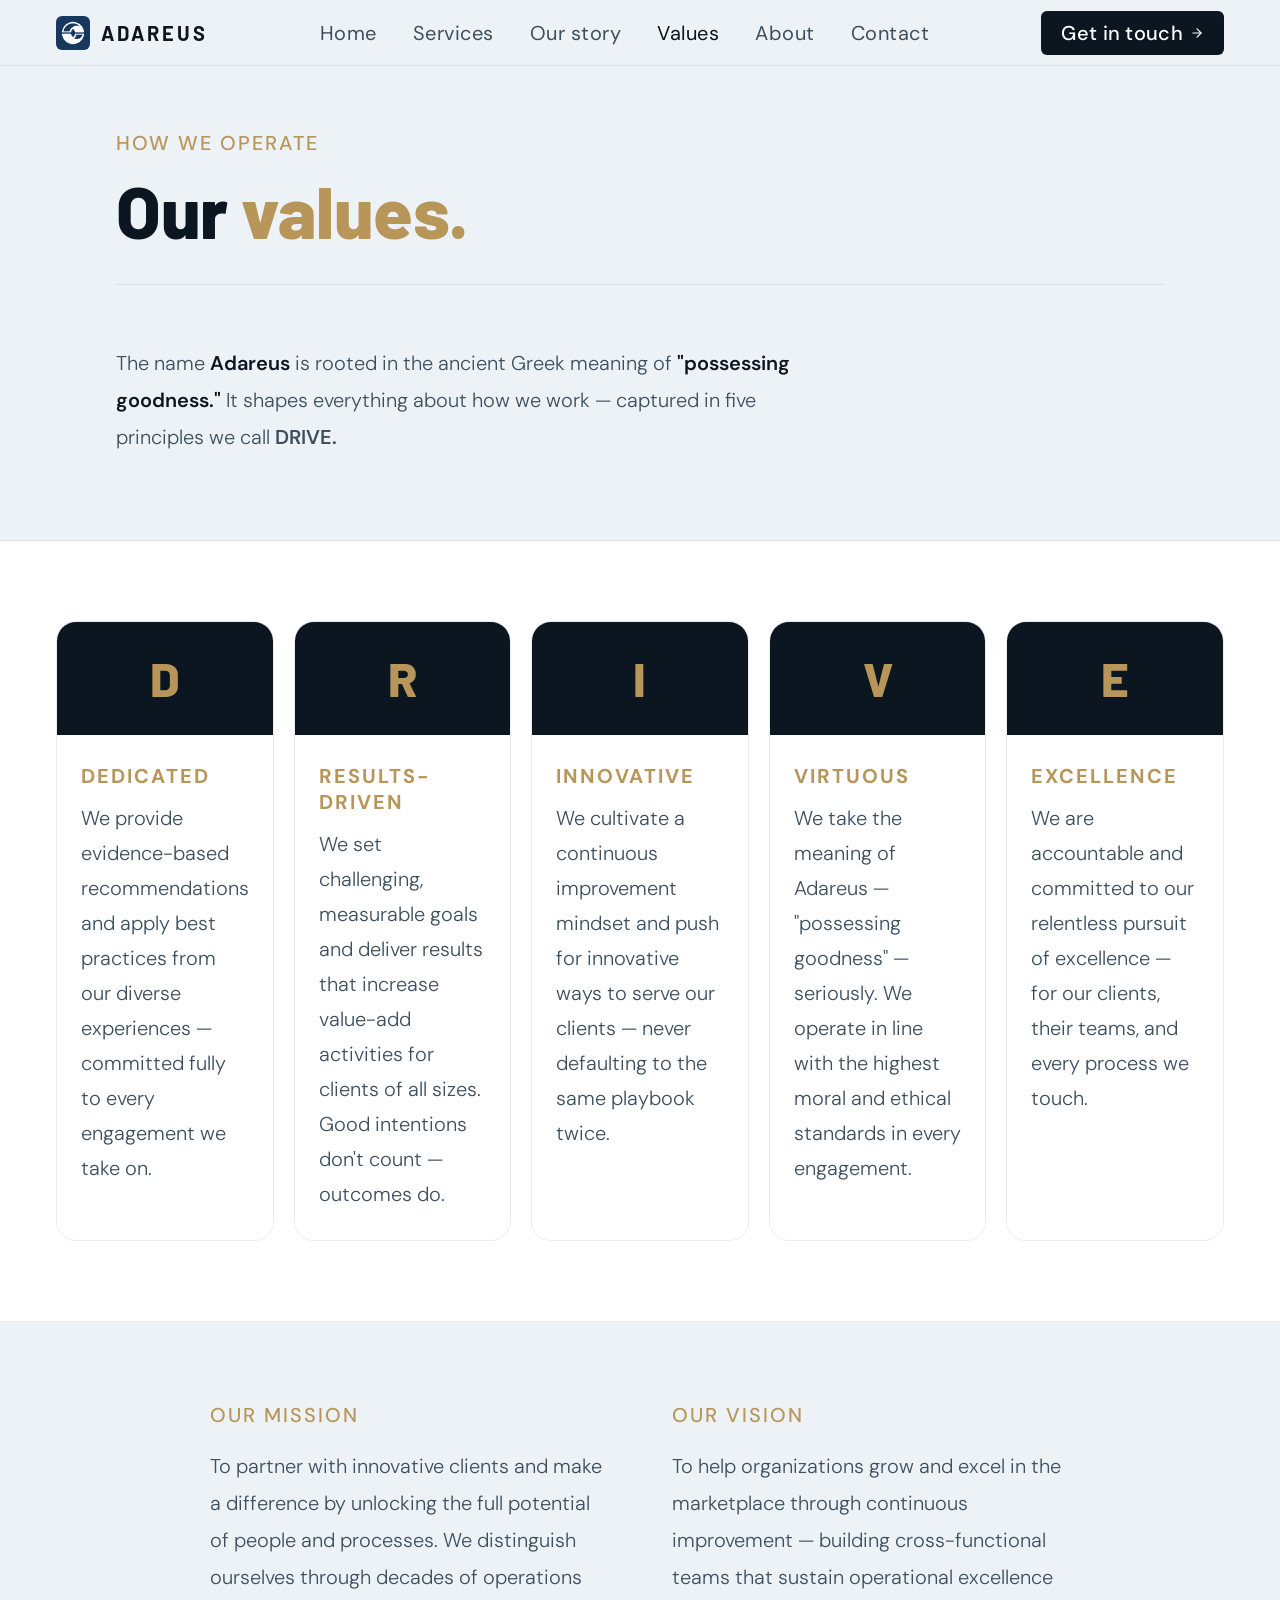
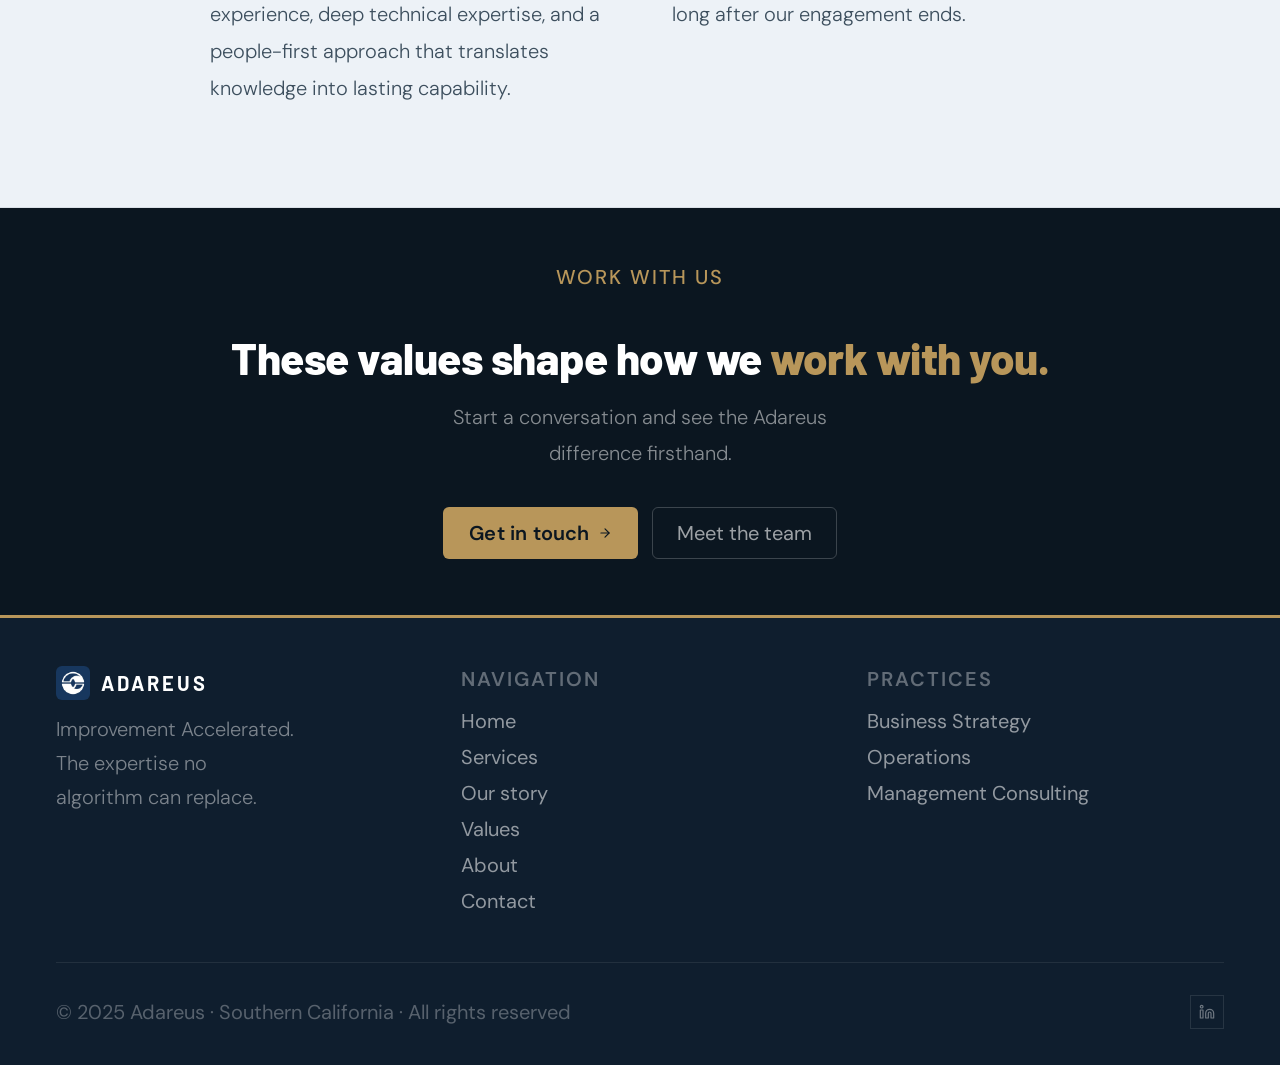
<file: values.html>
<!DOCTYPE html>
<html lang="en">
<head>
  <meta charset="UTF-8" />
  <meta name="viewport" content="width=device-width, initial-scale=1.0" />
  <title>Values — ADAREUS</title>
  <style>

@import url('https://fonts.googleapis.com/css2?family=Barlow:ital,wght@0,400;0,500;0,600;0,700;0,800;1,400&family=DM+Sans:opsz,wght@9..40,300;9..40,400;9..40,500&display=swap');


*, *::before, *::after { box-sizing: border-box; }
html, body { margin: 0; padding: 0; border: 0; outline: 0; }

/* Font sizes - 12pt base */
html { font-size: 20px; }
body { font-size: 20px; }
p { font-size: 20px; line-height: 1.85; }
.hero-sub { font-size: 20px !important; line-height: 1.75 !important; }
.story-block p { font-size: 20px !important; }
.founder-bio p { font-size: 20px !important; }
.service-desc-col p { font-size: 20px !important; }
.step-body p { font-size: 20px !important; }
.ai-point p { font-size: 20px !important; }
.problem-card p { font-size: 20px !important; }
nav .nav-links a { font-size: 20px; }
.eyebrow { font-size: 20px !important; letter-spacing: 2px !important; }
.footer-links-list a { font-size: 20px; }
.footer-tagline { font-size: 20px; }

:root {
  --ink:         #0b1620;
  --ink-mid:     #122233;
  --ink-light:   #1e3a52;
  --gold:        #b8965a;
  --gold-dim:    rgba(184,150,90,0.12);
  --gold-line:   rgba(184,150,90,0.3);
  --white:       #ffffff;
  --off-white:   #edf2f7;
  --cream:       #d8e4ef;
  --text-body:   #3d4f5e;
  --text-muted:  #7a8f9e;
  --border:      rgba(11,22,32,0.08);
  --border-mid:  rgba(11,22,32,0.14);
  --radius-sm:   6px;
  --radius-md:   12px;
  --radius-lg:   20px;
}

0,500;0,600;0,700;0,800;1,400&family=DM+Sans:opsz,wght@9..40,300;9..40,400;9..40,500&display=swap');

0,500;0,600;0,700;0,800;1,400&family=DM+Sans:opsz,wght@9..40,300;9..40,400;9..40,500&display=swap');

*, *::before, *::after { box-sizing: border-box; margin: 0; padding: 0; }

html { scroll-behavior: smooth; font-size: 20px; }

body {
  font-family: 'DM Sans', -apple-system, BlinkMacSystemFont, 'Segoe UI', Helvetica, Arial, sans-serif;
  background: var(--off-white);
  color: var(--ink);
  -webkit-font-smoothing: antialiased;
  min-height: 100vh;
}

/* ── NAV ── */
nav {
  position: fixed; top: 0; left: 0; right: 0; z-index: 100;
  display: flex; align-items: center; justify-content: space-between;
  padding: 0 56px; height: 66px;
  background: rgba(237,242,247,0.92);
  backdrop-filter: blur(16px);
  border-bottom: 1px solid var(--border);
}
.nav-logo { display: flex; align-items: center; gap: 11px; text-decoration: none; }
.logo-mark {
  width: 34px; height: 34px;
  display: flex; align-items: center; justify-content: center;
  overflow: hidden; border-radius: 6px;
}
.logo-wordmark {
  font-family: 'Barlow', 'Arial Narrow', Arial, sans-serif;
  font-size: 20px; font-weight: 700;
  letter-spacing: 3px; color: var(--ink);
}
.nav-links { display: flex; align-items: center; gap: 36px; }
.nav-links a {
  font-size: 20px; font-weight: 400; letter-spacing: 0.5px;
  color: var(--text-body); text-decoration: none;
  transition: color 0.2s;
}
.nav-links a:hover, .nav-links a.active { color: var(--ink); }
.nav-cta {
  display: inline-flex; align-items: center; gap: 7px;
  padding: 9px 20px; font-size: 20px; font-weight: 500;
  font-family: 'DM Sans', -apple-system, BlinkMacSystemFont, 'Segoe UI', Helvetica, Arial, sans-serif;
  color: var(--white); background: var(--ink);
  border: none; cursor: pointer; border-radius: var(--radius-sm);
  text-decoration: none; transition: opacity 0.2s;
  letter-spacing: 0.3px;
}
.nav-cta:hover { opacity: 0.85; }

/* ── PAGE SHELL ── */
.page { padding-top: 66px; }

/* ── TYPOGRAPHY ── */
.display {
  font-family: 'Barlow', 'Arial Narrow', Arial, sans-serif;
  font-weight: 700; letter-spacing: -0.5px; line-height: 1.05;
}
.heading {
  font-family: 'Barlow', 'Arial Narrow', Arial, sans-serif;
  font-weight: 600; letter-spacing: -0.3px; line-height: 1.15;
}
.eyebrow {
  font-size: 20px; font-weight: 500; letter-spacing: 2.5px;
  text-transform: uppercase; color: var(--gold);
}

/* ── BUTTONS ── */
.btn-dark {
  display: inline-flex; align-items: center; gap: 8px;
  padding: 13px 26px; font-size: 20px; font-weight: 500;
  font-family: 'DM Sans', -apple-system, BlinkMacSystemFont, 'Segoe UI', Helvetica, Arial, sans-serif;
  color: var(--white); background: var(--ink);
  border: none; border-radius: var(--radius-sm); cursor: pointer;
  text-decoration: none; transition: opacity 0.2s, transform 0.15s;
  letter-spacing: 0.2px;
}
.btn-dark:hover { opacity: 0.85; transform: translateY(-1px); }
.btn-outline {
  display: inline-flex; align-items: center; gap: 8px;
  padding: 12px 24px; font-size: 20px; font-weight: 400;
  font-family: 'DM Sans', -apple-system, BlinkMacSystemFont, 'Segoe UI', Helvetica, Arial, sans-serif;
  color: var(--text-body); background: transparent;
  border: 1px solid var(--border-mid); border-radius: var(--radius-sm);
  cursor: pointer; text-decoration: none;
  transition: border-color 0.2s, color 0.2s;
}
.btn-outline:hover { border-color: var(--ink); color: var(--ink); }

/* ── SECTION ── */
.section { padding: 96px 56px; }
.section-inner { max-width: 1160px; margin: 0 auto; }

/* ── LOGO TICKER ── */
/* ── TICKER ── */
.ticker-section {
  border-top: 1px solid var(--border);
  border-bottom: 1px solid var(--border);
  background: var(--white);
  display: flex; align-items: stretch;
}
.ticker-label-block {
  display: flex; align-items: center;
  padding: 0 24px;
  border-right: 1px solid var(--border);
  background: var(--cream);
  font-size: 20px; font-weight: 600; letter-spacing: 2px;
  text-transform: uppercase; color: var(--text-muted);
  white-space: nowrap; flex-shrink: 0; z-index: 1;
}
.ticker-viewport {
  overflow: hidden; flex: 1;
  -webkit-mask-image: linear-gradient(90deg, transparent 0%, black 6%, black 94%, transparent 100%);
  mask-image: linear-gradient(90deg, transparent 0%, black 6%, black 94%, transparent 100%);
}
.ticker-track {
  display: flex; width: max-content;
  animation: ticker-scroll 30s linear infinite;
  padding: 16px 0;
}
.ticker-track:hover { animation-play-state: paused; }
@keyframes ticker-scroll {
  from { transform: translateX(0); }
  to   { transform: translateX(-50%); }
}
.ticker-item {
  display: flex; align-items: center; gap: 10px;
  padding: 0 36px; border-right: 1px solid var(--border);
  font-family: 'Barlow', 'Arial Narrow', Arial, sans-serif;
  color: var(--text-body); white-space: nowrap;
  text-transform: uppercase; transition: color 0.2s;
}
.ticker-item:hover { color: var(--ink); }
.ticker-dot {
  width: 6px; height: 6px; border-radius: 50%;
  background: var(--gold); flex-shrink: 0;
}

/* ── FOOTER ── */
footer {
  border-top: 3px solid var(--gold);
  background: #0f1e2e; color: var(--white);
  padding: 48px 56px 36px;
}
.footer-top {
  display: grid; grid-template-columns: 1fr 1fr 1fr;
  gap: 48px; padding-bottom: 48px;
  border-bottom: 1px solid rgba(255,255,255,0.08);
  margin-bottom: 32px;
}
.footer-brand .logo-wordmark { color: var(--white); }
.footer-tagline {
  font-size: 20px; font-weight: 300; color: rgba(255,255,255,0.45);
  line-height: 1.7; margin-top: 12px; max-width: 240px;
}
.footer-col-label {
  font-size: 20px; font-weight: 600; letter-spacing: 2px;
  text-transform: uppercase; color: rgba(255,255,255,0.35);
  margin-bottom: 16px;
}
.footer-links-list { display: flex; flex-direction: column; gap: 10px; }
.footer-links-list a {
  font-size: 20px; color: rgba(255,255,255,0.55); text-decoration: none;
  transition: color 0.2s;
}
.footer-links-list a:hover { color: var(--white); }
.footer-bottom {
  display: flex; align-items: center; justify-content: space-between;
}
.footer-copy { font-size: 20px; color: rgba(255,255,255,0.3); }
.social-link {
  width: 34px; height: 34px; border: 1px solid rgba(255,255,255,0.1);
  display: flex; align-items: center; justify-content: center;
  color: rgba(255,255,255,0.4); text-decoration: none; font-size: 20px;
  transition: border-color 0.2s, color 0.2s;
}
.social-link:hover { border-color: var(--gold); color: var(--gold); }

/* ── ANIMATIONS ── */
@keyframes fadeUp {
  from { opacity: 0; transform: translateY(18px); }
  to   { opacity: 1; transform: translateY(0); }
}
.fu { animation: fadeUp 0.55s ease both; }
.d1 { animation-delay: 0.05s; }
.d2 { animation-delay: 0.15s; }
.d3 { animation-delay: 0.25s; }
.d4 { animation-delay: 0.38s; }
.d5 { animation-delay: 0.50s; }

/* ── RESPONSIVE ── */
@media (max-width: 860px) {
  nav { padding: 0 20px; }
  .nav-links { display: none; }
  .section { padding: 64px 20px; }
  footer { padding: 48px 20px 32px; }
  .footer-top { grid-template-columns: 1fr; gap: 32px; }
  .footer-bottom { flex-direction: column; gap: 16px; }
}

  

body { font-size: 20px; }
p { font-size: 20px; line-height: 1.85; }
.founder-bio p { font-size: 20px !important; }
.story-block p { font-size: 20px !important; }
nav .nav-links a { font-size: 20px; }

/* === PAGE COMPONENTS === */

    /* HERO */
    .hero {
      padding: 64px 56px 64px;
      border-bottom: 1px solid var(--border);
      max-width: 1160px; margin: 0 auto;
    }
    .hero-kicker {
      display: inline-flex; align-items: center; gap: 8px;
      border: 1px solid var(--gold-line); padding: 5px 14px;
      border-radius: 20px; margin-bottom: 40px;
    }
    .hero-kicker span { font-size: 20px; color: var(--gold); font-weight: 500; letter-spacing: 1.5px; text-transform: uppercase; }
    .hero h1 {
      font-family: 'Barlow', 'Arial Narrow', Arial, sans-serif;
      font-size: clamp(52px, 7vw, 96px);
      font-weight: 800; line-height: 0.95; letter-spacing: -0.5px;
      color: var(--ink); margin-bottom: 36px;
    }
    .hero h1 em { font-style: normal; color: var(--gold); }
    .hero-bottom {
      display: grid; grid-template-columns: 1fr 1fr; gap: 64px;
      align-items: end; padding-top: 40px; border-top: 1px solid var(--border);
    }
    .hero-sub {
      font-size: 20px; font-weight: 300; line-height: 1.8;
      color: var(--text-body); max-width: 440px;
    }
    .hero-right { display: flex; flex-direction: column; gap: 24px; align-items: flex-end; }
    .hero-actions { display: flex; gap: 12px; }
    .hero-stats { display: flex; gap: 40px; }
    .stat-num {
      font-family: 'Barlow', 'Arial Narrow', Arial, sans-serif;
      font-size: 30px; font-weight: 700; color: var(--ink); line-height: 1; margin-bottom: 3px;
    }
    .stat-label { font-size: 20px; color: var(--text-muted); }

    /* AI BANNER */
    .ai-banner {
      background: var(--ink-light); color: var(--white);
      padding: 56px;
      border-bottom: 1px solid rgba(255,255,255,0.06);
    }
    .ai-banner-inner {
      max-width: 1160px; margin: 0 auto;
      display: grid; grid-template-columns: 1fr 1fr; gap: 64px; align-items: center;
    }
    .ai-banner-left {}
    .ai-banner-left .eyebrow { color: var(--gold); margin-bottom: 20px; }
    .ai-banner-left h2 {
      font-family: 'Barlow', 'Arial Narrow', Arial, sans-serif;
      font-size: clamp(26px, 3vw, 40px); font-weight: 700;
      line-height: 1.1; letter-spacing: -0.5px; color: var(--white);
    }
    .ai-banner-left h2 em { font-style: normal; color: var(--gold); }
    .ai-dividers { display: flex; flex-direction: column; gap: 0; }
    .ai-point {
      display: flex; gap: 18px; align-items: flex-start;
      padding: 22px 0; border-bottom: 1px solid rgba(255,255,255,0.07);
    }
    .ai-point:first-child { border-top: 1px solid rgba(255,255,255,0.07); }
    .ai-point-icon {
      width: 38px; height: 38px;
      display: flex; align-items: center; justify-content: center;
      color: var(--gold); flex-shrink: 0;
    }
    .ai-point h4 { font-size: 20px; font-weight: 600; margin-bottom: 5px; }
    .ai-point p { font-size: 20px; font-weight: 300; color: rgba(255,255,255,0.5); line-height: 1.65; }

    /* PROBLEM */
    .problem-section {
      padding: 104px 56px;
      border-bottom: 1px solid var(--border);
    }
    .problem-inner { max-width: 1160px; margin: 0 auto; }
    .problem-header { max-width: 680px; margin-bottom: 64px; }
    .problem-header .display { font-size: clamp(28px, 3.5vw, 44px); margin-top: 16px; margin-bottom: 20px; }
    .problem-header p { font-size: 20px; font-weight: 300; color: var(--text-body); line-height: 1.8; }
    .problem-grid {
      display: grid; grid-template-columns: repeat(3, 1fr); gap: 1px;
      background: var(--border); border: 1px solid var(--border);
    }
    .problem-card {
      background: var(--off-white); padding: 36px 30px;
      transition: background 0.25s;
    }
    .problem-card:hover { background: var(--cream); }
    .problem-icon {
      width: 42px; height: 42px; background: var(--ink);
      display: flex; align-items: center; justify-content: center;
      color: var(--gold); margin-bottom: 20px;
      border-radius: var(--radius-sm);
    }
    .problem-card h3 { font-size: 20px; font-weight: 600; margin-bottom: 10px; color: var(--ink); }
    .problem-card p { font-size: 20px; font-weight: 300; color: var(--text-body); line-height: 1.7; }

    /* SERVICES */
    .services-section {
      padding: 104px 56px;
      background: var(--ink-mid); color: var(--white);
      border-bottom: 1px solid rgba(255,255,255,0.06);
    }
    .services-inner { max-width: 1160px; margin: 0 auto; }
    .services-header {
      display: flex; justify-content: space-between; align-items: flex-end;
      margin-bottom: 64px;
    }
    .services-header .eyebrow { color: var(--gold); }
    .services-header .display { font-size: clamp(28px, 3.5vw, 44px); margin-top: 16px; color: var(--white); }
    .services-grid { display: flex; flex-direction: column; }
    .service-row {
      display: grid; grid-template-columns: 80px 1fr 2fr auto;
      align-items: start; gap: 40px; padding: 44px 0;
      border-top: 1px solid rgba(255,255,255,0.07);
      cursor: default; transition: background 0.2s;
    }
    .service-row:last-child { border-bottom: 1px solid rgba(255,255,255,0.07); }
    .service-row:hover { background: rgba(255,255,255,0.02); margin: 0 -56px; padding-left: 56px; padding-right: 56px; }
    .service-index {
      font-family: 'Barlow', 'Arial Narrow', Arial, sans-serif;
      font-size: 20px; font-weight: 600; color: var(--gold);
      letter-spacing: 1px; padding-top: 4px;
    }
    .service-name-col h3 {
      font-family: 'Barlow', 'Arial Narrow', Arial, sans-serif;
      font-size: 20px; font-weight: 700; color: var(--white); margin-bottom: 8px;
    }
    .service-name-col .service-tag {
      display: inline-block; font-size: 20px; padding: 3px 10px;
      border: 1px solid rgba(255,255,255,0.25); color: rgba(255,255,255,0.6);
      border-radius: 20px; letter-spacing: 1px; text-transform: uppercase;
    }
    .service-desc-col p { font-size: 20px; font-weight: 300; color: rgba(255,255,255,0.75); line-height: 1.75; }
    .service-items-col { display: flex; flex-direction: column; gap: 7px; min-width: 220px; }
    .svc-item { display: flex; align-items: center; gap: 8px; font-size: 20px; color: rgba(255,255,255,0.7); }
    .svc-item i { font-size: 20px; color: var(--gold); }

    /* INDUSTRIES */
    .industries-section {
      padding: 80px 56px;
      border-bottom: 1px solid var(--border);
      background: var(--off-white);
    }
    .industries-inner { max-width: 1160px; margin: 0 auto; }
    .industries-grid { display: grid; grid-template-columns: 1fr 1fr; gap: 20px; margin-top: 48px; }
    .industry-card {
      background: var(--white); border: 1px solid var(--border);
      border-radius: var(--radius-lg); padding: 40px 36px;
      transition: border-color 0.25s, transform 0.25s;
    }
    .industry-card:hover { border-color: var(--gold-line); transform: translateY(-3px); }
    .industry-card-icon {
      width: 44px; height: 44px; background: var(--ink);
      display: flex; align-items: center; justify-content: center;
      color: var(--gold); margin-bottom: 20px;
      border-radius: var(--radius-sm);
    }
    .industry-card h3 {
      font-family: 'Barlow', 'Arial Narrow', Arial, sans-serif;
      font-size: 20px; font-weight: 700; margin-bottom: 12px;
    }
    .industry-card p { font-size: 20px; font-weight: 300; color: var(--text-body); line-height: 1.75; margin-bottom: 20px; }
    .industry-tags { display: flex; flex-wrap: wrap; gap: 7px; }
    .itag {
      font-size: 20px; padding: 4px 12px;
      border: 1px solid var(--border-mid); border-radius: 20px; color: var(--text-body);
    }

    /* APPROACH */
    .approach-section {
      padding: 104px 56px;
      border-bottom: 1px solid var(--border);
      background: var(--white);
    }
    .approach-inner { max-width: 1160px; margin: 0 auto; }
    .approach-grid { display: grid; grid-template-columns: 1fr 1fr; gap: 80px; }
    .approach-left .display { font-size: clamp(28px, 3.5vw, 44px); margin-top: 16px; margin-bottom: 24px; }
    .approach-left p { font-size: 20px; font-weight: 300; color: var(--text-body); line-height: 1.8; margin-bottom: 36px; }
    .approach-steps { display: flex; flex-direction: column; }
    .approach-step {
      display: grid; grid-template-columns: 40px 1fr;
      gap: 20px; padding: 28px 0; border-bottom: 1px solid var(--border);
    }
    .approach-step:first-child { border-top: 1px solid var(--border); }
    .step-num {
      font-family: 'Barlow', 'Arial Narrow', Arial, sans-serif;
      font-size: 20px; font-weight: 700; color: var(--gold); padding-top: 2px;
    }
    .step-body h4 { font-size: 20px; font-weight: 600; margin-bottom: 6px; }
    .step-body p { font-size: 20px; font-weight: 300; color: var(--text-body); line-height: 1.65; }

    @media (max-width: 860px) {
      .hero { padding: 64px 20px 56px; }
      .hero h1 { font-size: 52px; letter-spacing: -0.5px; }
      .hero-bottom { grid-template-columns: 1fr; gap: 32px; }
      .hero-right { align-items: flex-start; }
      .ai-banner { padding: 56px 20px; }
      .ai-banner-inner { grid-template-columns: 1fr; gap: 40px; }
      .problem-section, .services-section, .approach-section, .industries-section { padding: 64px 20px; }
      .problem-grid { grid-template-columns: 1fr; }
      .service-row { grid-template-columns: 1fr; gap: 16px; }
      .service-row:hover { margin: 0; padding: 44px 0; }
      .approach-grid, .industries-grid { grid-template-columns: 1fr; }
    }
  
  

/* === ALL COMPONENTS === */

    .page-hero {
      padding: 96px 56px 80px;
      border-bottom: 1px solid var(--border);
      max-width: 1160px; margin: 0 auto;
    }
    .page-hero h1 {
      font-family: 'Barlow', 'Arial Narrow', Arial, sans-serif;
      font-size: clamp(44px, 6vw, 80px);
      font-weight: 800; line-height: 0.95; letter-spacing: -0.5px;
      color: var(--ink); margin: 20px 0 0;
    }
    .page-hero h1 em { font-style: normal; color: var(--gold); }
    .hero-split {
      display: grid; grid-template-columns: 1fr 1fr; gap: 64px;
      padding-top: 40px; border-top: 1px solid var(--border); margin-top: 40px;
    }
    .hero-split p { font-size: 20px; font-weight: 300; color: var(--text-body); line-height: 1.85; }
    .hero-meta { display: flex; gap: 40px; align-items: flex-end; flex-wrap: wrap; }
    .meta-item .stat-num {
      font-family: 'Barlow', 'Arial Narrow', Arial, sans-serif;
      font-size: 32px; font-weight: 700; color: var(--ink); line-height: 1; margin-bottom: 4px;
    }
    .meta-item .stat-label { font-size: 20px; color: var(--text-muted); }

    /* POSITIONING STATEMENT */
    .positioning {
      background: var(--ink-mid); color: var(--white);
      padding: 80px 56px;
      border-bottom: 1px solid rgba(255,255,255,0.06);
    }
    .positioning-inner {
      max-width: 1160px; margin: 0 auto;
      display: grid; grid-template-columns: 1fr 1fr; gap: 80px; align-items: start;
    }
    .positioning-left h2 {
      font-family: 'Barlow', 'Arial Narrow', Arial, sans-serif;
      font-size: clamp(26px, 3vw, 38px); font-weight: 700;
      line-height: 1.15; letter-spacing: -0.5px; margin-top: 18px;
    }
    .positioning-left h2 em { font-style: normal; color: var(--gold); }
    .positioning-right { display: flex; flex-direction: column; gap: 24px; padding-top: 6px; }
    .pos-point { display: flex; gap: 14px; align-items: flex-start; }
    .pos-num {
      font-family: 'Barlow', 'Arial Narrow', Arial, sans-serif;
      font-size: 20px; font-weight: 700; color: var(--gold);
      letter-spacing: 1px; padding-top: 3px; flex-shrink: 0; min-width: 24px;
    }
    .pos-point p { font-size: 20px; font-weight: 300; color: rgba(255,255,255,0.78); line-height: 1.7; }
    .pos-point strong { color: var(--white); font-weight: 500; }

    /* STORY */
    .story-section { padding: 104px 56px; border-bottom: 1px solid var(--border); }
    .story-inner { max-width: 1160px; margin: 0 auto; }
    .story-grid { display: grid; grid-template-columns: 320px 1fr; gap: 80px; }
    .story-sidebar { position: sticky; top: 90px; align-self: start; }
    .story-sidebar .display { font-size: 26px; margin-top: 14px; margin-bottom: 16px; }
    .story-sidebar p { font-size: 20px; font-weight: 300; color: var(--text-body); line-height: 1.8; }
    .story-blocks { display: flex; flex-direction: column; }
    .story-block { padding: 36px 0; border-bottom: 1px solid var(--border); }
    .story-block:first-child { padding-top: 0; }
    .story-block h3 { font-size: 20px; font-weight: 600; margin-bottom: 12px; }
    .story-block p { font-size: 20px; font-weight: 300; color: var(--text-body); line-height: 1.85; }
    .story-block p + p { margin-top: 12px; }

    /* VALUES */
    .values-section { padding: 104px 56px; background: var(--off-white); border-bottom: 1px solid var(--border); }
    .values-inner { max-width: 1160px; margin: 0 auto; }
    .values-header { margin-bottom: 56px; }
    .values-header .display { font-size: clamp(26px, 3vw, 38px); margin-top: 14px; }
    .values-grid { display: grid; grid-template-columns: repeat(4, 1fr); gap: 20px; }
    .value-card {
      background: var(--white); padding: 32px 26px;
      border: 1px solid var(--border); border-radius: var(--radius-md);
    }
    .value-icon {
      width: 42px; height: 42px; background: var(--ink);
      display: flex; align-items: center; justify-content: center;
      color: var(--gold); margin-bottom: 18px;
      border-radius: var(--radius-sm);
    }
    .value-card h4 { font-size: 20px; font-weight: 600; margin-bottom: 9px; }
    .value-card p { font-size: 20px; font-weight: 300; color: var(--text-body); line-height: 1.7; }

    /* TEAM */
    .team-section { padding: 104px 56px; border-bottom: 1px solid var(--border); }
    .team-inner { max-width: 1160px; margin: 0 auto; }
    .team-header { margin-bottom: 72px; }
    .team-header .display { font-size: clamp(26px, 3vw, 38px); margin-top: 14px; }
    .founder {
      display: grid; grid-template-columns: 280px 1fr; gap: 64px;
      padding: 72px 0; border-top: 1px solid var(--border);
    }
    .founder:last-child { border-bottom: 1px solid var(--border); }
    .founder-photo {
      width: 100%; aspect-ratio: 1/1;
      object-fit: cover; object-position: center top;
      border-radius: var(--radius-md);
      margin-bottom: 22px;
      display: block;
      filter: grayscale(8%);
    }
    .founder-name { font-size: 20px; font-weight: 700; margin-bottom: 3px; }
    .founder-role { font-size: 20px; font-weight: 500; letter-spacing: 2px; text-transform: uppercase; color: var(--gold); margin-bottom: 20px; }
    .founder-tags { display: flex; flex-wrap: wrap; gap: 7px; }
    .ftag { font-size: 20px; padding: 4px 11px; border: 1px solid var(--border-mid); border-radius: 20px; color: var(--text-body); }
    .founder-bio { font-size: 20px; font-weight: 300; color: var(--text-body); line-height: 1.9; margin-bottom: 28px; }
    .founder-bio p + p { margin-top: 13px; }
    .founder-highlights { display: flex; flex-direction: column; border: 1px solid var(--border); border-radius: var(--radius-md); overflow: hidden; }
    .highlight { display: flex; align-items: flex-start; gap: 12px; padding: 14px 18px; border-bottom: 1px solid var(--border); }
    .highlight:last-child { border-bottom: none; }
    .highlight i { color: var(--gold); font-size: 20px; padding-top: 2px; flex-shrink: 0; }
    .highlight span { font-size: 20px; color: var(--text-body); line-height: 1.5; }

    /* CTA */
    .about-cta { padding: 104px 56px; background: var(--ink); text-align: center; }
    .about-cta .eyebrow { color: var(--gold); justify-content: center; }
    .about-cta .display { font-size: clamp(32px, 4vw, 56px); color: var(--white); margin: 18px auto 20px; max-width: 640px; }
    .about-cta p { font-size: 20px; font-weight: 300; color: rgba(255,255,255,0.5); margin: 0 auto 40px; max-width: 460px; line-height: 1.8; }

    @media (max-width: 860px) {
      .page-hero { padding: 64px 20px 56px; }
      .hero-split, .story-grid, .founder, .positioning-inner { grid-template-columns: 1fr; gap: 36px; }
      .story-sidebar { position: static; }
      .values-grid { grid-template-columns: 1fr 1fr; }
      .story-section, .values-section, .team-section, .about-cta, .positioning { padding: 64px 20px; }
    }
  

    /* HERO */
    .hero {
      padding: 64px 56px 64px;
      border-bottom: 1px solid var(--border);
      max-width: 1160px; margin: 0 auto;
    }
    .hero-kicker {
      display: inline-flex; align-items: center; gap: 8px;
      border: 1px solid var(--gold-line); padding: 5px 14px;
      border-radius: 20px; margin-bottom: 40px;
    }
    .hero-kicker span { font-size: 20px; color: var(--gold); font-weight: 500; letter-spacing: 1.5px; text-transform: uppercase; }
    .hero h1 {
      font-family: 'Barlow', 'Arial Narrow', Arial, sans-serif;
      font-size: clamp(52px, 7vw, 96px);
      font-weight: 800; line-height: 0.95; letter-spacing: -0.5px;
      color: var(--ink); margin-bottom: 36px;
    }
    .hero h1 em { font-style: normal; color: var(--gold); }
    .hero-bottom {
      display: grid; grid-template-columns: 1fr 1fr; gap: 64px;
      align-items: end; padding-top: 40px; border-top: 1px solid var(--border);
    }
    .hero-sub {
      font-size: 20px; font-weight: 300; line-height: 1.8;
      color: var(--text-body); max-width: 440px;
    }
    .hero-right { display: flex; flex-direction: column; gap: 24px; align-items: flex-end; }
    .hero-actions { display: flex; gap: 12px; }
    .hero-stats { display: flex; gap: 40px; }
    .stat-num {
      font-family: 'Barlow', 'Arial Narrow', Arial, sans-serif;
      font-size: 30px; font-weight: 700; color: var(--ink); line-height: 1; margin-bottom: 3px;
    }
    .stat-label { font-size: 20px; color: var(--text-muted); }

    /* AI BANNER */
    .ai-banner {
      background: var(--ink-light); color: var(--white);
      padding: 56px;
      border-bottom: 1px solid rgba(255,255,255,0.06);
    }
    .ai-banner-inner {
      max-width: 1160px; margin: 0 auto;
      display: grid; grid-template-columns: 1fr 1fr; gap: 64px; align-items: center;
    }
    .ai-banner-left {}
    .ai-banner-left .eyebrow { color: var(--gold); margin-bottom: 20px; }
    .ai-banner-left h2 {
      font-family: 'Barlow', 'Arial Narrow', Arial, sans-serif;
      font-size: clamp(26px, 3vw, 40px); font-weight: 700;
      line-height: 1.1; letter-spacing: -0.5px; color: var(--white);
    }
    .ai-banner-left h2 em { font-style: normal; color: var(--gold); }
    .ai-dividers { display: flex; flex-direction: column; gap: 0; }
    .ai-point {
      display: flex; gap: 18px; align-items: flex-start;
      padding: 22px 0; border-bottom: 1px solid rgba(255,255,255,0.07);
    }
    .ai-point:first-child { border-top: 1px solid rgba(255,255,255,0.07); }
    .ai-point-icon {
      width: 38px; height: 38px;
      display: flex; align-items: center; justify-content: center;
      color: var(--gold); flex-shrink: 0;
    }
    .ai-point h4 { font-size: 20px; font-weight: 600; margin-bottom: 5px; }
    .ai-point p { font-size: 20px; font-weight: 300; color: rgba(255,255,255,0.5); line-height: 1.65; }

    /* PROBLEM */
    .problem-section {
      padding: 104px 56px;
      border-bottom: 1px solid var(--border);
    }
    .problem-inner { max-width: 1160px; margin: 0 auto; }
    .problem-header { max-width: 680px; margin-bottom: 64px; }
    .problem-header .display { font-size: clamp(28px, 3.5vw, 44px); margin-top: 16px; margin-bottom: 20px; }
    .problem-header p { font-size: 20px; font-weight: 300; color: var(--text-body); line-height: 1.8; }
    .problem-grid {
      display: grid; grid-template-columns: repeat(3, 1fr); gap: 1px;
      background: var(--border); border: 1px solid var(--border);
    }
    .problem-card {
      background: var(--off-white); padding: 36px 30px;
      transition: background 0.25s;
    }
    .problem-card:hover { background: var(--cream); }
    .problem-icon {
      width: 42px; height: 42px; background: var(--ink);
      display: flex; align-items: center; justify-content: center;
      color: var(--gold); margin-bottom: 20px;
      border-radius: var(--radius-sm);
    }
    .problem-card h3 { font-size: 20px; font-weight: 600; margin-bottom: 10px; color: var(--ink); }
    .problem-card p { font-size: 20px; font-weight: 300; color: var(--text-body); line-height: 1.7; }

    /* SERVICES */
    .services-section {
      padding: 104px 56px;
      background: var(--ink-mid); color: var(--white);
      border-bottom: 1px solid rgba(255,255,255,0.06);
    }
    .services-inner { max-width: 1160px; margin: 0 auto; }
    .services-header {
      display: flex; justify-content: space-between; align-items: flex-end;
      margin-bottom: 64px;
    }
    .services-header .eyebrow { color: var(--gold); }
    .services-header .display { font-size: clamp(28px, 3.5vw, 44px); margin-top: 16px; color: var(--white); }
    .services-grid { display: flex; flex-direction: column; }
    .service-row {
      display: grid; grid-template-columns: 80px 1fr 2fr auto;
      align-items: start; gap: 40px; padding: 44px 0;
      border-top: 1px solid rgba(255,255,255,0.07);
      cursor: default; transition: background 0.2s;
    }
    .service-row:last-child { border-bottom: 1px solid rgba(255,255,255,0.07); }
    .service-row:hover { background: rgba(255,255,255,0.02); margin: 0 -56px; padding-left: 56px; padding-right: 56px; }
    .service-index {
      font-family: 'Barlow', 'Arial Narrow', Arial, sans-serif;
      font-size: 20px; font-weight: 600; color: var(--gold);
      letter-spacing: 1px; padding-top: 4px;
    }
    .service-name-col h3 {
      font-family: 'Barlow', 'Arial Narrow', Arial, sans-serif;
      font-size: 20px; font-weight: 700; color: var(--white); margin-bottom: 8px;
    }
    .service-name-col .service-tag {
      display: inline-block; font-size: 20px; padding: 3px 10px;
      border: 1px solid rgba(255,255,255,0.25); color: rgba(255,255,255,0.6);
      border-radius: 20px; letter-spacing: 1px; text-transform: uppercase;
    }
    .service-desc-col p { font-size: 20px; font-weight: 300; color: rgba(255,255,255,0.75); line-height: 1.75; }
    .service-items-col { display: flex; flex-direction: column; gap: 7px; min-width: 220px; }
    .svc-item { display: flex; align-items: center; gap: 8px; font-size: 20px; color: rgba(255,255,255,0.7); }
    .svc-item i { font-size: 20px; color: var(--gold); }

    /* INDUSTRIES */
    .industries-section {
      padding: 80px 56px;
      border-bottom: 1px solid var(--border);
      background: var(--off-white);
    }
    .industries-inner { max-width: 1160px; margin: 0 auto; }
    .industries-grid { display: grid; grid-template-columns: 1fr 1fr; gap: 20px; margin-top: 48px; }
    .industry-card {
      background: var(--white); border: 1px solid var(--border);
      border-radius: var(--radius-lg); padding: 40px 36px;
      transition: border-color 0.25s, transform 0.25s;
    }
    .industry-card:hover { border-color: var(--gold-line); transform: translateY(-3px); }
    .industry-card-icon {
      width: 44px; height: 44px; background: var(--ink);
      display: flex; align-items: center; justify-content: center;
      color: var(--gold); margin-bottom: 20px;
      border-radius: var(--radius-sm);
    }
    .industry-card h3 {
      font-family: 'Barlow', 'Arial Narrow', Arial, sans-serif;
      font-size: 20px; font-weight: 700; margin-bottom: 12px;
    }
    .industry-card p { font-size: 20px; font-weight: 300; color: var(--text-body); line-height: 1.75; margin-bottom: 20px; }
    .industry-tags { display: flex; flex-wrap: wrap; gap: 7px; }
    .itag {
      font-size: 20px; padding: 4px 12px;
      border: 1px solid var(--border-mid); border-radius: 20px; color: var(--text-body);
    }

    /* APPROACH */
    .approach-section {
      padding: 104px 56px;
      border-bottom: 1px solid var(--border);
      background: var(--white);
    }
    .approach-inner { max-width: 1160px; margin: 0 auto; }
    .approach-grid { display: grid; grid-template-columns: 1fr 1fr; gap: 80px; }
    .approach-left .display { font-size: clamp(28px, 3.5vw, 44px); margin-top: 16px; margin-bottom: 24px; }
    .approach-left p { font-size: 20px; font-weight: 300; color: var(--text-body); line-height: 1.8; margin-bottom: 36px; }
    .approach-steps { display: flex; flex-direction: column; }
    .approach-step {
      display: grid; grid-template-columns: 40px 1fr;
      gap: 20px; padding: 28px 0; border-bottom: 1px solid var(--border);
    }
    .approach-step:first-child { border-top: 1px solid var(--border); }
    .step-num {
      font-family: 'Barlow', 'Arial Narrow', Arial, sans-serif;
      font-size: 20px; font-weight: 700; color: var(--gold); padding-top: 2px;
    }
    .step-body h4 { font-size: 20px; font-weight: 600; margin-bottom: 6px; }
    .step-body p { font-size: 20px; font-weight: 300; color: var(--text-body); line-height: 1.65; }

    @media (max-width: 860px) {
      .hero { padding: 64px 20px 56px; }
      .hero h1 { font-size: 52px; letter-spacing: -0.5px; }
      .hero-bottom { grid-template-columns: 1fr; gap: 32px; }
      .hero-right { align-items: flex-start; }
      .ai-banner { padding: 56px 20px; }
      .ai-banner-inner { grid-template-columns: 1fr; gap: 40px; }
      .problem-section, .services-section, .approach-section, .industries-section { padding: 64px 20px; }
      .problem-grid { grid-template-columns: 1fr; }
      .service-row { grid-template-columns: 1fr; gap: 16px; }
      .service-row:hover { margin: 0; padding: 44px 0; }
      .approach-grid, .industries-grid { grid-template-columns: 1fr; }
    }
  
  </style>
</head>
<body>
<nav>
  <a class="nav-logo" href="index.html">
    <div class="logo-mark"><img src="logo.jpg" alt="Adareus logo" style="width:34px;height:34px;display:block;" /></div>
    <span class="logo-wordmark">ADAREUS</span>
  </a>
  <div class="nav-links">
    <a href="index.html">Home</a>
    <a href="services.html">Services</a>
    <a href="story.html">Our story</a>
    <a href="values.html" class="active">Values</a>
    <a href="about.html">About</a>
    <a href="contact.html">Contact</a>
  </div>
  <a class="nav-cta" href="contact.html">Get in touch <svg width="14" height="14" viewBox="0 0 24 24" fill="none" stroke="currentColor" stroke-width="2" stroke-linecap="round" stroke-linejoin="round"><line x1="5" y1="12" x2="19" y2="12"/><polyline points="12 5 19 12 12 19"/></svg></a>
</nav>
<div class="page">
  <!-- HERO -->
  <section style="border-bottom:1px solid var(--border);">
    <div style="max-width:1160px; margin:0 auto; padding:64px 56px;">
      <div class="eyebrow fu d1">How we operate</div>
      <h1 style="font-family:'Barlow','Arial Narrow',Arial,sans-serif; font-size:clamp(44px,6vw,72px); font-weight:800; line-height:0.95; letter-spacing:-0.5px; color:var(--ink); margin:20px 0 0;" class="fu d2">Our <em style="font-style:normal; color:var(--gold);">values.</em></h1>
      <div style="padding-top:40px; border-top:1px solid var(--border); margin-top:40px;" class="fu d3">
        <p style="font-size: 20px; font-weight:300; color:var(--text-body); line-height:1.85; max-width:700px;">The name <strong style="font-weight:600; color:var(--ink);">Adareus</strong> is rooted in the ancient Greek meaning of <strong style="font-weight:600; color:var(--ink);">"possessing goodness."</strong> It shapes everything about how we work — captured in five principles we call <strong style="font-weight:600;">DRIVE.</strong></p>
      </div>
    </div>
  </section>

  <!-- DRIVE VALUES -->
  <section style="padding:80px 56px; border-bottom:1px solid var(--border); background:var(--white);">
    <div style="max-width:100%; margin:0 auto;">
      <div style="display:grid; grid-template-columns:repeat(5,1fr); gap:20px; align-items:stretch;">

        <div style="border:1px solid var(--border); border-radius:var(--radius-lg); overflow:hidden; display:flex; flex-direction:column;">
          <div style="background:var(--ink); padding:32px 24px; text-align:center;">
            <span style="font-family:'Barlow','Arial Narrow',Arial,sans-serif; font-size:48px; font-weight:800; color:var(--gold); line-height:1;">D</span>
          </div>
          <div style="padding:28px 24px; flex:1;">
            <div style="font-size:20px; font-weight:700; letter-spacing:2px; text-transform:uppercase; color:var(--gold); margin-bottom:12px;">Dedicated</div>
            <p style="font-size:20px; font-weight:300; color:var(--text-body); line-height:1.75; margin:0;">We provide evidence-based recommendations and apply best practices from our diverse experiences — committed fully to every engagement we take on.</p>
          </div>
        </div>

        <div style="border:1px solid var(--border); border-radius:var(--radius-lg); overflow:hidden; display:flex; flex-direction:column;">
          <div style="background:var(--ink); padding:32px 24px; text-align:center;">
            <span style="font-family:'Barlow','Arial Narrow',Arial,sans-serif; font-size:48px; font-weight:800; color:var(--gold); line-height:1;">R</span>
          </div>
          <div style="padding:28px 24px; flex:1;">
            <div style="font-size:20px; font-weight:700; letter-spacing:2px; text-transform:uppercase; color:var(--gold); margin-bottom:12px;">Results-driven</div>
            <p style="font-size:20px; font-weight:300; color:var(--text-body); line-height:1.75; margin:0;">We set challenging, measurable goals and deliver results that increase value-add activities for clients of all sizes. Good intentions don't count — outcomes do.</p>
          </div>
        </div>

        <div style="border:1px solid var(--border); border-radius:var(--radius-lg); overflow:hidden; display:flex; flex-direction:column;">
          <div style="background:var(--ink); padding:32px 24px; text-align:center;">
            <span style="font-family:'Barlow','Arial Narrow',Arial,sans-serif; font-size:48px; font-weight:800; color:var(--gold); line-height:1;">I</span>
          </div>
          <div style="padding:28px 24px; flex:1;">
            <div style="font-size:20px; font-weight:700; letter-spacing:2px; text-transform:uppercase; color:var(--gold); margin-bottom:12px;">Innovative</div>
            <p style="font-size:20px; font-weight:300; color:var(--text-body); line-height:1.75; margin:0;">We cultivate a continuous improvement mindset and push for innovative ways to serve our clients — never defaulting to the same playbook twice.</p>
          </div>
        </div>

        <div style="border:1px solid var(--border); border-radius:var(--radius-lg); overflow:hidden; display:flex; flex-direction:column;">
          <div style="background:var(--ink); padding:32px 24px; text-align:center;">
            <span style="font-family:'Barlow','Arial Narrow',Arial,sans-serif; font-size:48px; font-weight:800; color:var(--gold); line-height:1;">V</span>
          </div>
          <div style="padding:28px 24px; flex:1;">
            <div style="font-size:20px; font-weight:700; letter-spacing:2px; text-transform:uppercase; color:var(--gold); margin-bottom:12px;">Virtuous</div>
            <p style="font-size:20px; font-weight:300; color:var(--text-body); line-height:1.75; margin:0;">We take the meaning of Adareus — "possessing goodness" — seriously. We operate in line with the highest moral and ethical standards in every engagement.</p>
          </div>
        </div>

        <div style="border:1px solid var(--border); border-radius:var(--radius-lg); overflow:hidden; display:flex; flex-direction:column;">
          <div style="background:var(--ink); padding:32px 24px; text-align:center;">
            <span style="font-family:'Barlow','Arial Narrow',Arial,sans-serif; font-size:48px; font-weight:800; color:var(--gold); line-height:1;">E</span>
          </div>
          <div style="padding:28px 24px; flex:1;">
            <div style="font-size:20px; font-weight:700; letter-spacing:2px; text-transform:uppercase; color:var(--gold); margin-bottom:12px;">Excellence</div>
            <p style="font-size:20px; font-weight:300; color:var(--text-body); line-height:1.75; margin:0;">We are accountable and committed to our relentless pursuit of excellence — for our clients, their teams, and every process we touch.</p>
          </div>
        </div>

      </div>
    </div>
  </section>

  <!-- MISSION -->
  <section style="padding:80px 56px; border-bottom:1px solid var(--border); background:var(--off-white);">
    <div style="max-width:860px; margin:0 auto; display:grid; grid-template-columns:1fr 1fr; gap:64px;">
      <div>
        <div class="eyebrow" style="margin-bottom:16px;">Our mission</div>
        <p style="font-size: 20px; font-weight:300; color:var(--text-body); line-height:1.85;">To partner with innovative clients and make a difference by unlocking the full potential of people and processes. We distinguish ourselves through decades of operations experience, deep technical expertise, and a people-first approach that translates knowledge into lasting capability.</p>
      </div>
      <div>
        <div class="eyebrow" style="margin-bottom:16px;">Our vision</div>
        <p style="font-size: 20px; font-weight:300; color:var(--text-body); line-height:1.85;">To help organizations grow and excel in the marketplace through continuous improvement — building cross-functional teams that sustain operational excellence long after our engagement ends.</p>
      </div>
    </div>
  </section>

  <!-- CTA -->
  <section style="background:var(--ink); padding:56px 56px; text-align:center;">
    <div class="eyebrow" style="color:var(--gold); justify-content:center; margin-bottom:16px;">Work with us</div>
    <p style="font-family:'Barlow','Arial Narrow',Arial,sans-serif; font-size:clamp(28px,4vw,44px); font-weight:800; letter-spacing:-0.5px; color:var(--white); margin-bottom:16px; line-height:1.1;">These values shape how we <span style="color:var(--gold);">work with you.</span></p>
    <p style="font-size: 20px; font-weight:300; color:rgba(255,255,255,0.5); max-width:440px; margin:0 auto 36px; line-height:1.8;">Start a conversation and see the Adareus difference firsthand.</p>
    <div style="display:flex; gap:14px; justify-content:center; flex-wrap:wrap;">
      <a class="btn-dark" href="contact.html" style="background:var(--gold); color:var(--ink); font-weight:600;">Get in touch <svg width="14" height="14" viewBox="0 0 24 24" fill="none" stroke="currentColor" stroke-width="2" stroke-linecap="round" stroke-linejoin="round"><line x1="5" y1="12" x2="19" y2="12"/><polyline points="12 5 19 12 12 19"/></svg></a>
      <a class="btn-outline" href="about.html" style="border-color:rgba(255,255,255,0.2); color:rgba(255,255,255,0.6);">Meet the team</a>
    </div>
  </section>
  <footer>
    <div class="footer-top">
      <div class="footer-brand">
        <a class="nav-logo" href="index.html" style="text-decoration:none;">
          <div class="logo-mark"><img src="logo.jpg" alt="Adareus logo" style="width:34px;height:34px;display:block;" /></div>
          <span class="logo-wordmark">ADAREUS</span>
        </a>
        <p class="footer-tagline">Improvement Accelerated. The expertise no algorithm can replace.</p>
      </div>
      <div>
        <div class="footer-col-label">Navigation</div>
        <div class="footer-links-list">
          <a href="index.html">Home</a>
          <a href="services.html">Services</a>
          <a href="story.html">Our story</a>
          <a href="values.html">Values</a>
          <a href="about.html">About</a>
          <a href="contact.html">Contact</a>
        </div>
      </div>
      <div>
        <div class="footer-col-label">Practices</div>
        <div class="footer-links-list">
          <a href="contact.html">Business Strategy</a>
          <a href="contact.html">Operations</a>
          <a href="contact.html">Management Consulting</a>
        </div>
      </div>
    </div>
    <div class="footer-bottom">
      <span class="footer-copy">© 2025 Adareus · Southern California · All rights reserved</span>
      <a class="social-link" href="https://www.linkedin.com/company/adareus" target="_blank" rel="noopener" aria-label="LinkedIn"><svg width="16" height="16" viewBox="0 0 24 24" fill="none" stroke="currentColor" stroke-width="1.8" stroke-linecap="round" stroke-linejoin="round"><path d="M16 8a6 6 0 0 1 6 6v7h-4v-7a2 2 0 0 0-2-2 2 2 0 0 0-2 2v7h-4v-7a6 6 0 0 1 6-6z"/><rect x="2" y="9" width="4" height="12"/><circle cx="4" cy="4" r="2"/></svg></a>
    </div>
  </footer>
</div>
</body>
</html>
</file>
